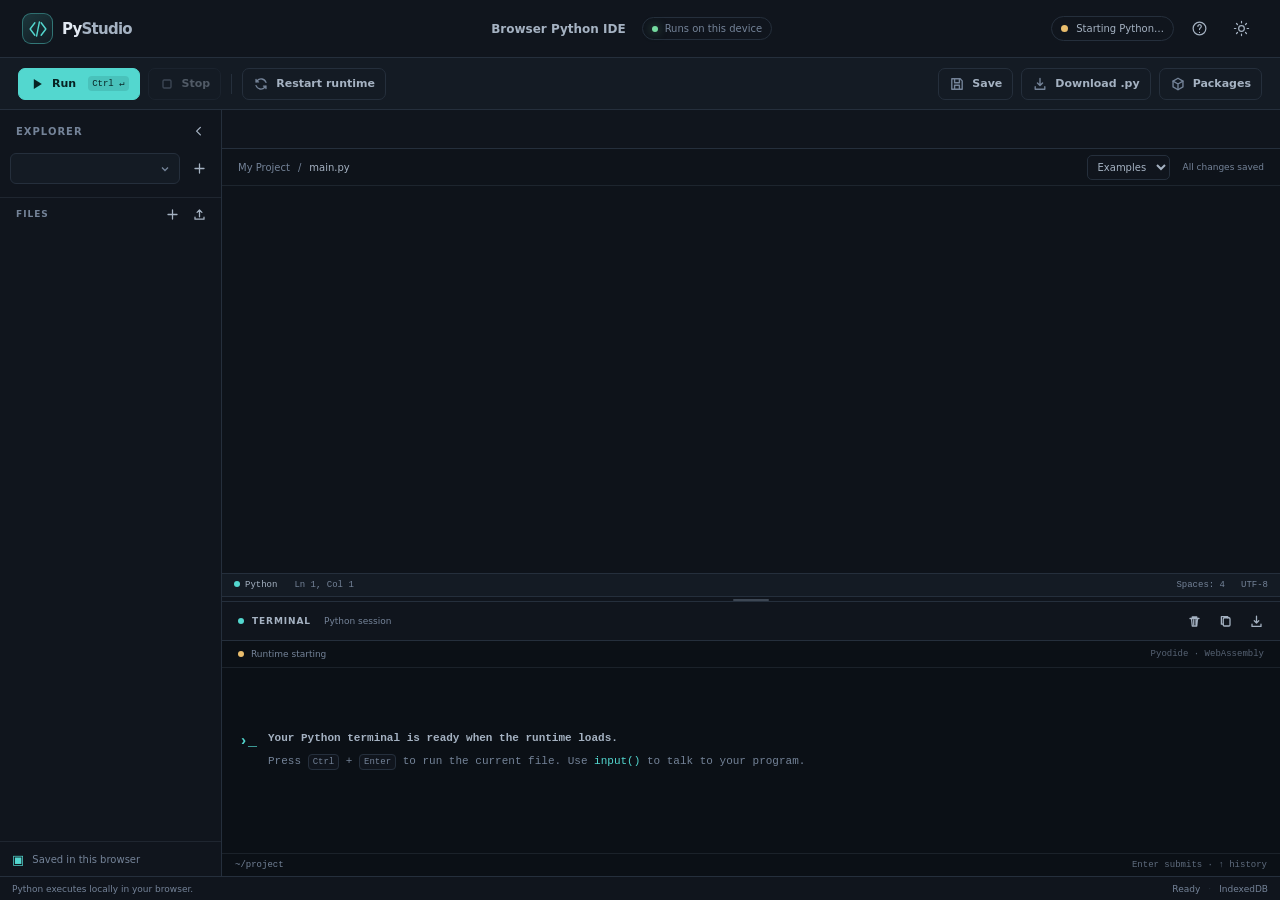
<file: PyStudio/index.html>
<!doctype html>
<html lang="en">
<head>
  <meta charset="utf-8">
  <meta name="viewport" content="width=device-width, initial-scale=1, viewport-fit=cover">
  <meta name="theme-color" content="#0b0f15">
  <meta name="description" content="A browser-based Python workspace with local .py files and Jupyter notebooks powered by Pyodide and WebAssembly.">
  <meta name="application-name" content="PyStudio">
  <meta name="mobile-web-app-capable" content="yes">
  <meta name="apple-mobile-web-app-capable" content="yes">
  <meta name="apple-mobile-web-app-title" content="PyStudio">
  <meta name="apple-mobile-web-app-status-bar-style" content="black-translucent">
  <title>PyStudio — Browser Python IDE &amp; Notebooks</title>
  <link rel="icon" href="./favicon.svg" type="image/svg+xml">
  <link rel="manifest" href="./manifest.webmanifest">
  <link rel="apple-touch-icon" sizes="180x180" href="./icons/apple-touch-icon.png">
  <link rel="stylesheet" href="./css/main.css">
  <link rel="stylesheet" href="./css/editor.css">
  <link rel="stylesheet" href="./css/terminal.css">
  <link rel="stylesheet" href="./css/notebook.css">
  <script type="importmap">
    {
      "imports": {
        "codemirror": "https://esm.sh/codemirror@6.0.2",
        "@codemirror/lang-python": "https://esm.sh/@codemirror/lang-python@6.2.1"
      }
    }
  </script>
  <script>
    // Keep COEP strict. The locally hosted service worker adds COOP/COEP headers
    // on static hosts that do not expose response-header configuration.
    window.coi = { coepCredentialless: () => false, quiet: true };
  </script>
  <script src="./coi-serviceworker.js"></script>
</head>
<body>
  <div class="app-shell" id="appShell">
    <header class="topbar">
      <a class="brand" href="./" aria-label="PyStudio home">
        <span class="brand-mark" aria-hidden="true"><svg viewBox="0 0 28 28"><path d="M10 6 4 14l6 8M18 6l6 8-6 8M15.8 5l-3.6 18"/></svg></span>
        <span class="brand-name">Py<span>Studio</span></span>
      </a>
      <div class="topbar-center">
        <span class="workspace-label">Browser Python IDE</span>
        <span class="privacy-pill"><span class="privacy-dot"></span>Runs on this device</span>
      </div>
      <div class="topbar-actions">
        <span class="runtime-chip" id="runtimeChip" data-state="loading"><span class="runtime-dot"></span><span id="runtimeLabel">Starting Python…</span></span>
        <button class="install-button" id="installButton" type="button" aria-label="Install PyStudio" title="Install PyStudio" hidden>
          <svg viewBox="0 0 20 20" aria-hidden="true"><path d="M10 2.8v9.4m0 0 3.2-3.2M10 12.2 6.8 9M4 13.5v3.2h12v-3.2"/></svg><span>Install</span>
        </button>
        <button class="icon-button" id="helpButton" type="button" aria-label="Open help" title="Help and shortcuts">
          <svg viewBox="0 0 24 24" aria-hidden="true"><circle cx="12" cy="12" r="9"/><path d="M9.7 9a2.4 2.4 0 1 1 4.3 1.5c-.9 1.1-2 1.3-2 3M12 17.5h.01"/></svg>
        </button>
        <button class="icon-button" id="themeButton" type="button" aria-label="Switch to light theme" title="Switch theme">
          <svg viewBox="0 0 24 24" aria-hidden="true"><circle cx="12" cy="12" r="4"/><path d="M12 2v2m0 16v2M4.93 4.93l1.42 1.42m11.3 11.3 1.42 1.42M2 12h2m16 0h2M4.93 19.07l1.42-1.42m11.3-11.3 1.42-1.42"/></svg>
        </button>
      </div>
    </header>

    <div class="actionbar">
      <div class="action-group">
        <button class="run-button" id="runButton" type="button" title="Run Python (Ctrl+Enter)">
          <svg viewBox="0 0 20 20" aria-hidden="true"><path d="M6 3.8v12.4L16 10 6 3.8Z"/></svg><span id="runButtonLabel">Run</span><kbd>Ctrl ↵</kbd>
        </button>
        <button class="toolbar-button stop-button" id="stopButton" type="button" disabled title="Stop Python execution">
          <svg viewBox="0 0 20 20" aria-hidden="true"><rect x="5" y="5" width="10" height="10" rx="1.5"/></svg><span>Stop</span>
        </button>
        <span class="toolbar-divider"></span>
        <button class="toolbar-button" id="restartButton" type="button" title="Restart the Python runtime">
          <svg viewBox="0 0 20 20" aria-hidden="true"><path d="M16.2 8a6.4 6.4 0 0 0-11-2L3.8 7.4M3.8 4.3v3.1h3.1M3.8 12a6.4 6.4 0 0 0 11 2l1.4-1.4m0 3.1v-3.1h-3.1"/></svg><span>Restart runtime</span>
        </button>
      </div>
      <div class="action-group action-group-right">
        <button class="toolbar-button" id="saveButton" type="button" title="Save project">
          <svg viewBox="0 0 20 20" aria-hidden="true"><path d="M4 3.5h10l2.5 2.6v10.4h-13V3.5Z"/><path d="M7 3.5v5h6v-5M7 16.5v-5h6v5"/></svg><span>Save</span>
        </button>
        <button class="toolbar-button" id="downloadButton" type="button" title="Download current Python file">
          <svg viewBox="0 0 20 20" aria-hidden="true"><path d="M10 3v9m0 0 3.2-3.2M10 12 6.8 8.8M4 13.5v3h12v-3"/></svg><span id="downloadButtonLabel">Download .py</span>
        </button>
        <button class="toolbar-button package-button" id="packageButton" type="button" title="Install a Pyodide-compatible Python package">
          <svg viewBox="0 0 20 20" aria-hidden="true"><path d="m10 2.8 6.2 3.6v7.2L10 17.2l-6.2-3.6V6.4L10 2.8Z"/><path d="M10 10v7m6.2-10.6L10 10 3.8 6.4"/></svg><span>Packages</span>
        </button>
      </div>
    </div>

    <div class="isolation-banner" id="isolationBanner" role="status" hidden>
      <span class="banner-icon" aria-hidden="true">!</span>
      <div><strong>Interactive input needs cross-origin isolation.</strong> Serve this site over HTTPS or localhost and allow its COI service worker to reload once. See the deployment notes in the Help panel.</div>
      <button id="dismissIsolation" type="button" aria-label="Dismiss notice">×</button>
    </div>

    <main class="workspace" id="workspace">
      <aside class="sidebar" id="sidebar" aria-label="Project files">
        <div class="sidebar-heading"><span>Explorer</span><button class="icon-button small" id="collapseSidebar" type="button" aria-label="Collapse file explorer" title="Collapse explorer"><svg viewBox="0 0 20 20"><path d="m12.5 4.5-5 5 5 5"/></svg></button></div>
        <div class="project-row">
          <label class="sr-only" for="projectSelect">Current project</label>
          <select id="projectSelect" aria-label="Current project"></select>
          <button class="icon-button small" id="newProjectButton" type="button" title="Create project" aria-label="Create project"><svg viewBox="0 0 20 20"><path d="M10 4v12M4 10h12"/></svg></button>
        </div>
        <div class="file-actions">
          <span class="file-heading">FILES</span>
          <div class="file-action-buttons">
            <button class="icon-button small" id="newFileButton" type="button" title="Create a Python file or notebook" aria-label="Create a file or notebook"><svg viewBox="0 0 20 20"><path d="M10 4v12M4 10h12"/></svg></button>
            <button class="icon-button small" id="importFileButton" type="button" title="Import a .py or .ipynb file" aria-label="Import a Python file or notebook"><svg viewBox="0 0 20 20"><path d="M10 13V4m0 0L6.8 7.2M10 4l3.2 3.2M4 13.5v2.8h12v-2.8"/></svg></button>
            <input id="fileImportInput" type="file" accept=".py,.ipynb,text/x-python,text/plain,application/json" hidden>
          </div>
        </div>
        <nav class="file-list" id="fileList" aria-label="Project files"></nav>
        <div class="sidebar-footer"><span class="storage-icon" aria-hidden="true">▣</span><span>Saved in this browser</span></div>
      </aside>

      <section class="main-column" aria-label="Python and notebook workspace">
        <div class="mobile-tabs" role="tablist" aria-label="Workspace view">
          <button class="mobile-tab active" id="mobileEditorTab" type="button" role="tab" aria-selected="true">Editor</button>
          <button class="mobile-tab" id="mobileTerminalTab" type="button" role="tab" aria-selected="false">Terminal <span class="mobile-status-dot" id="mobileStatusDot"></span></button>
        </div>
        <div class="panels" id="panels">
          <section class="editor-panel" id="editorPanel" aria-label="Code editor">
            <div class="editor-tabbar" id="editorTabs" role="tablist" aria-label="Open files"></div>
            <div class="editor-toolbar">
              <div class="breadcrumb"><span class="breadcrumb-muted" id="breadcrumbProject">My Project</span><span class="breadcrumb-separator">/</span><span id="breadcrumbFile">main.py</span></div>
              <div class="editor-toolbar-right"><select id="examplesSelect" aria-label="Load an example program"><option value="">Examples</option></select><span class="save-indicator" id="saveIndicator">All changes saved</span></div>
            </div>
            <div class="editor-host" id="editorHost" aria-label="Document editor"></div>
            <div class="editor-statusbar"><span><span class="status-language-dot"></span><span id="documentTypeLabel">Python</span></span><span id="cursorPosition">Ln 1, Col 1</span><span class="editor-status-right"><span id="indentStatus">Spaces: 4</span><span>UTF-8</span></span></div>
          </section>
          <div class="panel-resizer" id="panelResizer" role="separator" aria-label="Resize editor and terminal" aria-orientation="horizontal" tabindex="0"></div>
          <section class="terminal-panel" id="terminalPanel" aria-label="Integrated terminal">
            <div class="terminal-toolbar">
              <div class="terminal-title"><span class="terminal-title-indicator"></span><span>TERMINAL</span><span class="terminal-session-label">Python session</span></div>
              <div class="terminal-controls">
                <span class="execution-time" id="executionTime"></span>
                <button class="icon-button small" id="clearTerminalButton" type="button" title="Clear terminal" aria-label="Clear terminal"><svg viewBox="0 0 20 20"><path d="M4 6h12M7 6V4h6v2m-7 0 1 10h6l1-10m-5 2v6m3-6v6"/></svg></button>
                <button class="icon-button small" id="copyTerminalButton" type="button" title="Copy terminal output" aria-label="Copy output"><svg viewBox="0 0 20 20"><rect x="7" y="5" width="9" height="11" rx="1.5"/><path d="M13 5V3.5H4.5v10H7"/></svg></button>
                <button class="icon-button small" id="downloadTerminalButton" type="button" title="Download terminal output" aria-label="Download output"><svg viewBox="0 0 20 20"><path d="M10 3v9m0 0 3-3m-3 3L7 9m-3 4.5v3h12v-3"/></svg></button>
              </div>
            </div>
            <div class="terminal-status-row"><span class="terminal-status-dot" id="terminalStatusDot"></span><span id="terminalStatus">Runtime starting</span><span class="terminal-runtime-note" id="terminalRuntimeNote">Pyodide · WebAssembly</span></div>
            <div class="terminal-output" id="terminalOutput" role="log" aria-live="polite" aria-relevant="additions text" tabindex="0">
              <div class="terminal-welcome" id="terminalWelcome"><span class="welcome-mark">›_</span><div><strong>Your Python terminal is ready when the runtime loads.</strong><p>Press <kbd>Ctrl</kbd> + <kbd>Enter</kbd> to run the current file. Use <code>input()</code> to talk to your program.</p></div></div>
            </div>
            <div class="terminal-footer"><span class="terminal-cwd" id="terminalCwd">~/project</span><span class="terminal-footer-hint">Enter submits · ↑ history</span></div>
          </section>
        </div>
      </section>
    </main>

    <footer class="app-footer"><span id="footerMessage">Python executes locally in your browser.</span><span class="footer-right"><span id="savedAt">Ready</span><span class="footer-divider">·</span><span>IndexedDB</span></span></footer>
  </div>

  <dialog class="modal" id="projectDialog" aria-labelledby="projectDialogTitle">
    <form method="dialog" id="projectForm">
      <div class="modal-header"><div><span class="modal-eyebrow">WORKSPACE</span><h2 id="projectDialogTitle">Create a project</h2></div><button class="icon-button" value="cancel" aria-label="Close dialog" type="submit">×</button></div>
      <label class="field-label" for="projectNameInput">Project name</label>
      <input class="text-field" id="projectNameInput" maxlength="40" required placeholder="e.g. First steps">
      <p class="field-hint">A new project starts with a small interactive Python example.</p>
      <div class="modal-actions"><button class="secondary-button" value="cancel" type="submit">Cancel</button><button class="primary-button" id="createProjectConfirm" value="default" type="submit">Create project</button></div>
    </form>
  </dialog>

  <dialog class="modal" id="fileDialog" aria-labelledby="fileDialogTitle">
    <form method="dialog" id="fileForm">
      <div class="modal-header"><div><span class="modal-eyebrow" id="fileDialogEyebrow">NEW FILE</span><h2 id="fileDialogTitle">Create a file</h2></div><button class="icon-button" value="cancel" aria-label="Close dialog" type="submit">×</button></div>
      <label class="field-label" for="fileNameInput">File name</label>
      <input class="text-field" id="fileNameInput" maxlength="64" required placeholder="lesson.py">
      <div id="fileTypeRow">
        <label class="field-label" for="fileTypeSelect">File type</label>
        <select class="text-field" id="fileTypeSelect"><option value="py">Python file (.py)</option><option value="ipynb">Jupyter Notebook (.ipynb)</option></select>
      </div>
      <p class="field-hint" id="fileNameHint">New files use .py. Python (.py) remains the default.</p>
      <div class="modal-actions"><button class="secondary-button" value="cancel" type="submit">Cancel</button><button class="primary-button" id="fileConfirm" value="default" type="submit">Create file</button></div>
    </form>
  </dialog>

  <dialog class="modal" id="packageDialog" aria-labelledby="packageDialogTitle">
    <form method="dialog" id="packageForm">
      <div class="modal-header"><div><span class="modal-eyebrow">PYODIDE PACKAGES</span><h2 id="packageDialogTitle">Install a package</h2></div><button class="icon-button" value="cancel" aria-label="Close dialog" type="submit">×</button></div>
      <label class="field-label" for="packageNameInput">Package name</label>
      <input class="text-field" id="packageNameInput" maxlength="100" required placeholder="e.g. matplotlib">
      <p class="field-hint">Only pure Python or WebAssembly-compatible packages can install. Package files are downloaded from PyPI into the browser runtime.</p>
      <div class="modal-actions"><button class="secondary-button" value="cancel" type="submit">Cancel</button><button class="primary-button" id="installPackageConfirm" value="default" type="submit">Install package</button></div>
    </form>
  </dialog>

  <dialog class="modal help-modal" id="helpDialog" aria-labelledby="helpTitle">
    <form method="dialog">
      <div class="modal-header"><div><span class="modal-eyebrow">QUICK GUIDE</span><h2 id="helpTitle">A real Python runtime, right here.</h2></div><button class="icon-button" value="close" aria-label="Close help" type="submit">×</button></div>
      <div class="help-content">
        <p>PyStudio runs Python with Pyodide and WebAssembly in a dedicated browser worker. Your code and projects stay in this browser; running Python does not call an execution backend.</p>
        <div class="help-callout"><strong>Only run code you trust.</strong><span>Browser execution is isolated from the page UI, but it is not a complete security sandbox. Code can use CPU and memory and may access network-capable Python APIs.</span></div>
        <h3>Keyboard shortcuts</h3>
        <div class="shortcut-row"><span>Run current file or notebook cell</span><kbd>Ctrl / ⌘ + Enter</kbd></div>
        <div class="shortcut-row"><span>Indent selection</span><kbd>Tab</kbd></div>
        <div class="shortcut-row"><span>Find in file</span><kbd>Ctrl / ⌘ + F</kbd></div>
        <h3>Interactive input and hosting</h3>
        <p>Python <code>input()</code> uses a shared-memory bridge between the Worker and terminal. Browsers require a secure, cross-origin-isolated page for this feature. Cloudflare Pages uses the included <code>_headers</code> file. GitHub Pages uses the local COI service worker and may reload once after its first install. Also see <code>README.md</code> for deployment and local development steps.</p>
        <h3>Install on a phone</h3>
        <p>Choose <strong>Install</strong> in the top bar when available. On iPhone or iPad, open this page in Safari, tap <strong>Share</strong>, then choose <strong>Add to Home Screen</strong>. The offline page is available after installation, but the editor and Python runtime load from public CDNs and may need an internet connection.</p>
        <h3>Jupyter notebooks</h3>
        <p>Use the <strong>+</strong> button to create a <code>.ipynb</code> notebook, or use Import to open one. Add Python or Markdown cells, run one cell or Run all, and download the notebook as standard nbformat 4 JSON. Code cells share the in-browser Pyodide session. Text output and errors are supported; rich widgets and arbitrary HTML output are not. Python <code>input()</code> still uses the integrated terminal.</p>
        <h3>Try a sample</h3><p>Choose “Examples” above the editor for beginner programs, loops, input, and Persian text.</p>
      </div>
      <div class="modal-actions"><button class="primary-button" value="close" type="submit">Got it</button></div>
    </form>
  </dialog>

  <dialog class="modal install-modal" id="installDialog" aria-labelledby="installDialogTitle">
    <form method="dialog">
      <div class="modal-header"><div><span class="modal-eyebrow">PYSTUDIO ON YOUR PHONE</span><h2 id="installDialogTitle">Take PyStudio with you.</h2></div><button class="icon-button" value="close" aria-label="Close install instructions" type="submit">×</button></div>
      <div class="install-content">
        <p id="installIntro">Add PyStudio to your device's Home Screen to open it in its own app window.</p>
        <ol class="install-steps">
          <li id="iosInstallStep" hidden>In Safari, tap <strong>Share</strong>, then choose <strong>Add to Home Screen</strong> and confirm with <strong>Add</strong>.</li>
          <li id="browserInstallStep" hidden>Open your browser menu and choose <strong>Install app</strong> or <strong>Add to Home Screen</strong>.</li>
        </ol>
        <p class="install-network-note">Your projects stay in this browser. The editor, Python runtime, and compatible packages come from public CDNs and may require an internet connection.</p>
      </div>
      <div class="modal-actions"><button class="primary-button" value="close" type="submit">Got it</button></div>
    </form>
  </dialog>

  <div class="toast-region" id="toastRegion" aria-live="polite" aria-atomic="true"></div>
  <script type="module" src="./js/pwa.js"></script>
  <script type="module" src="./js/app.js"></script>
</body>
</html>
</file>
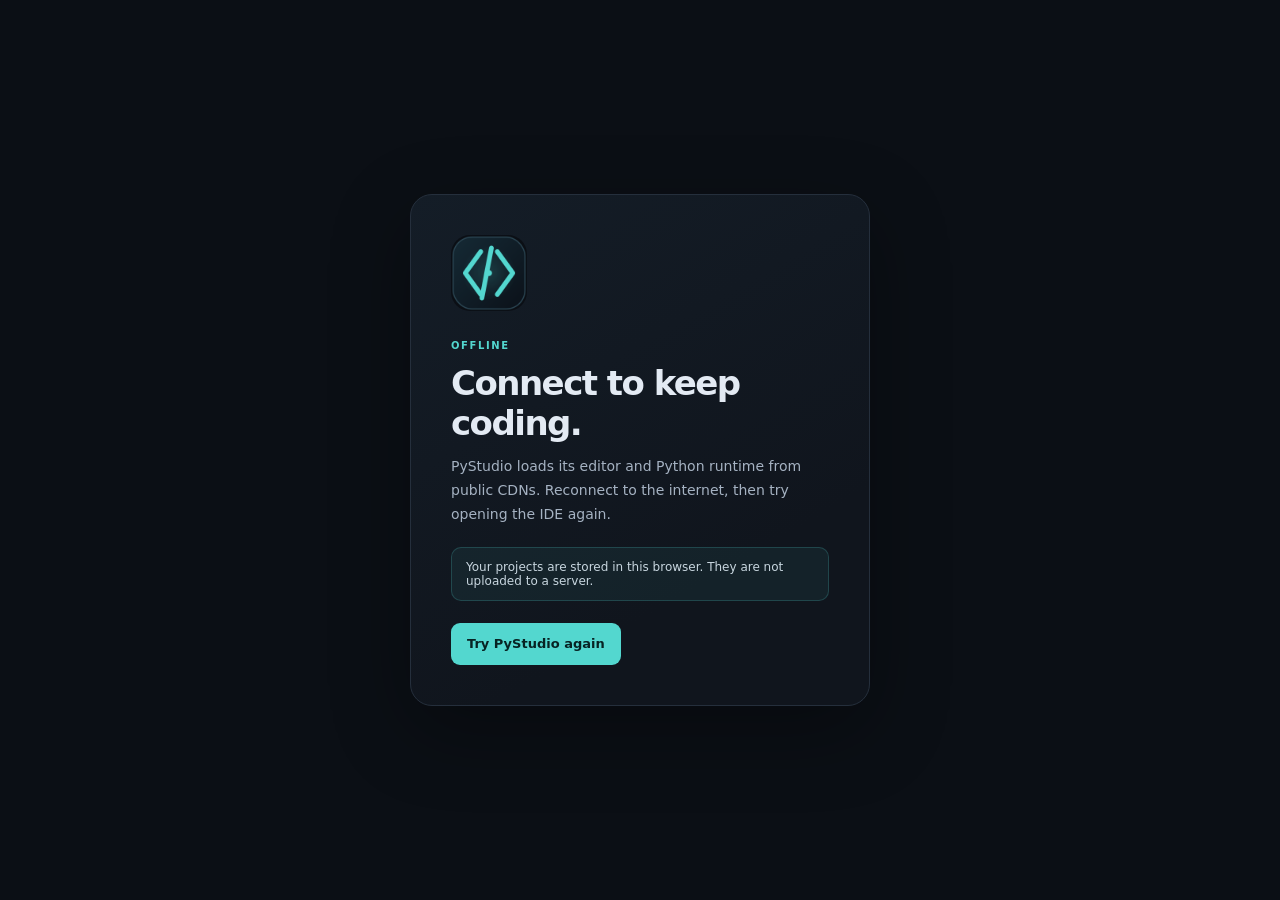
<file: PyStudio/offline.html>
<!doctype html>
<html lang="en">
<head>
  <meta charset="utf-8">
  <meta name="viewport" content="width=device-width, initial-scale=1, viewport-fit=cover">
  <meta name="theme-color" content="#0b0f15">
  <meta name="robots" content="noindex,nofollow">
  <title>PyStudio — Offline</title>
  <style>
    :root { color-scheme: dark; font-family: Inter, ui-sans-serif, system-ui, -apple-system, BlinkMacSystemFont, "Segoe UI", sans-serif; background: #0b0f15; color: #e3eaf3; }
    * { box-sizing: border-box; }
    body { display: grid; min-height: 100vh; min-height: 100dvh; margin: 0; padding: max(28px, env(safe-area-inset-top)) max(22px, env(safe-area-inset-right)) max(28px, env(safe-area-inset-bottom)) max(22px, env(safe-area-inset-left)); place-items: center; }
    main { width: min(100%, 460px); padding: clamp(24px, 7vw, 40px); border: 1px solid #252f3c; border-radius: 22px; background: linear-gradient(150deg, #141d27, #10151d 72%); box-shadow: 0 24px 80px rgba(0,0,0,.32); }
    img { display: block; width: 76px; height: 76px; margin-bottom: 26px; border-radius: 19px; }
    .eyebrow { margin: 0 0 9px; color: #53d7cf; font-size: 10px; font-weight: 800; letter-spacing: .16em; text-transform: uppercase; }
    h1 { margin: 0 0 12px; font-size: clamp(25px, 7vw, 34px); letter-spacing: -.045em; }
    p { margin: 0 0 14px; color: #a5b2c2; font-size: 14px; line-height: 1.7; }
    .saved-note { margin-top: 20px; padding: 12px 14px; border: 1px solid rgba(83,215,207,.2); border-radius: 10px; background: rgba(83,215,207,.07); color: #c8d6df; font-size: 12px; }
    a { display: inline-flex; min-height: 42px; align-items: center; justify-content: center; margin-top: 22px; padding: 0 16px; border-radius: 9px; background: #53d7cf; color: #072323; font-size: 13px; font-weight: 800; text-decoration: none; }
    a:focus-visible { outline: 3px solid #e3eaf3; outline-offset: 3px; }
  </style>
</head>
<body>
  <main>
    <img src="./icons/pystudio-192.png" alt="" width="76" height="76">
    <p class="eyebrow">Offline</p>
    <h1>Connect to keep coding.</h1>
    <p>PyStudio loads its editor and Python runtime from public CDNs. Reconnect to the internet, then try opening the IDE again.</p>
    <div class="saved-note">Your projects are stored in this browser. They are not uploaded to a server.</div>
    <a href="./">Try PyStudio again</a>
  </main>
</body>
</html>
</file>
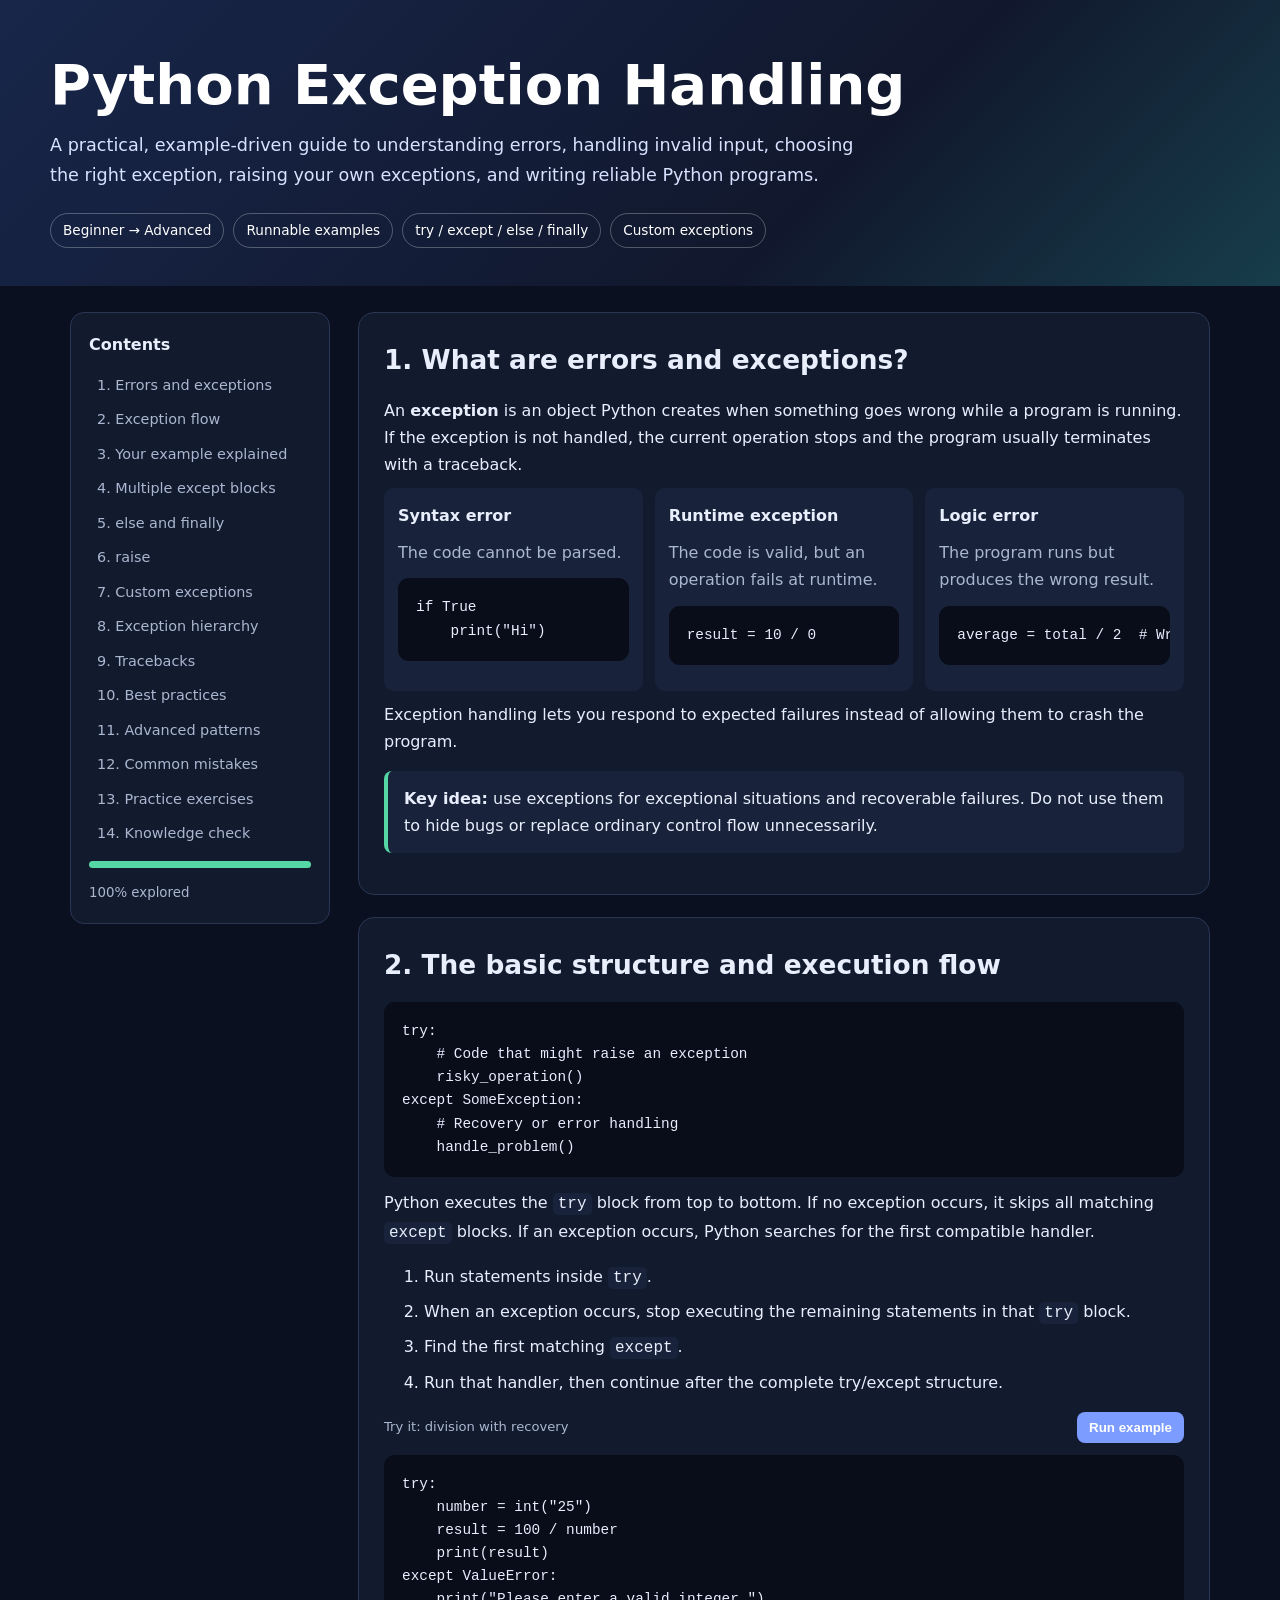
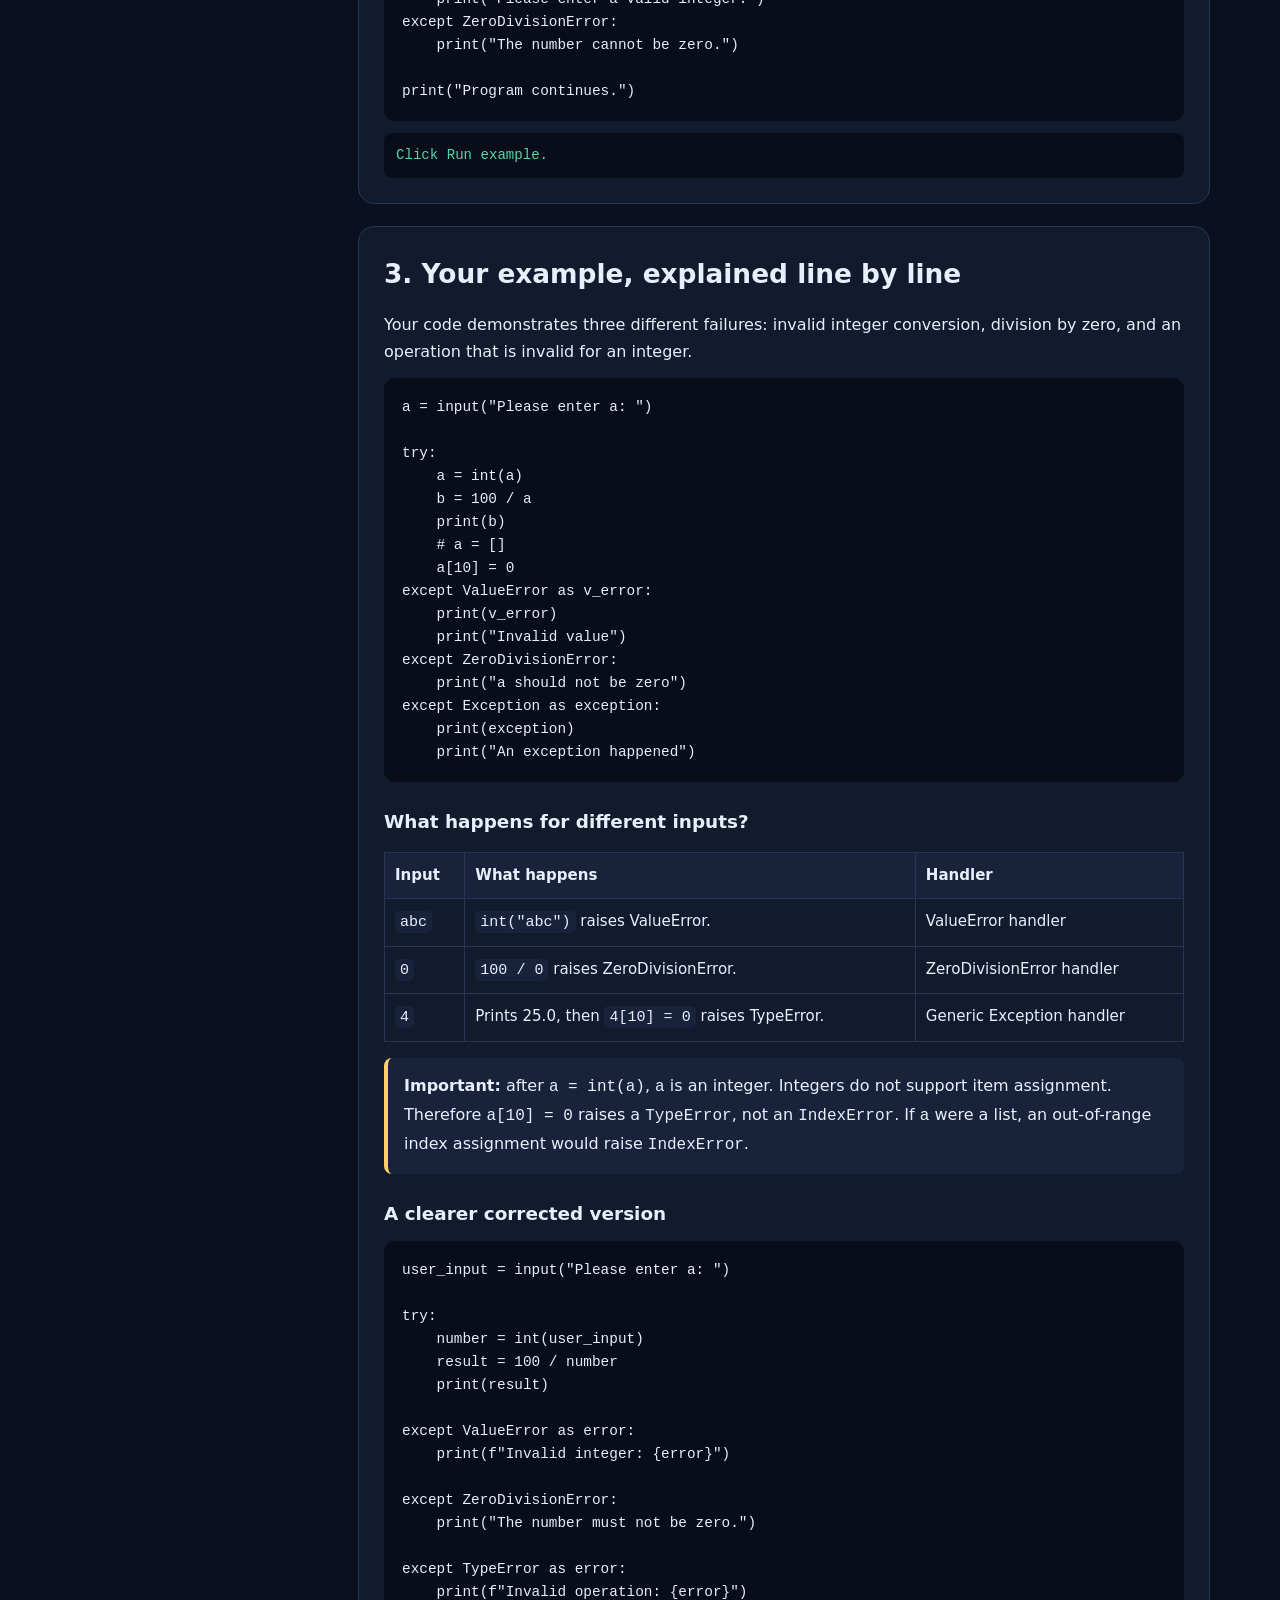
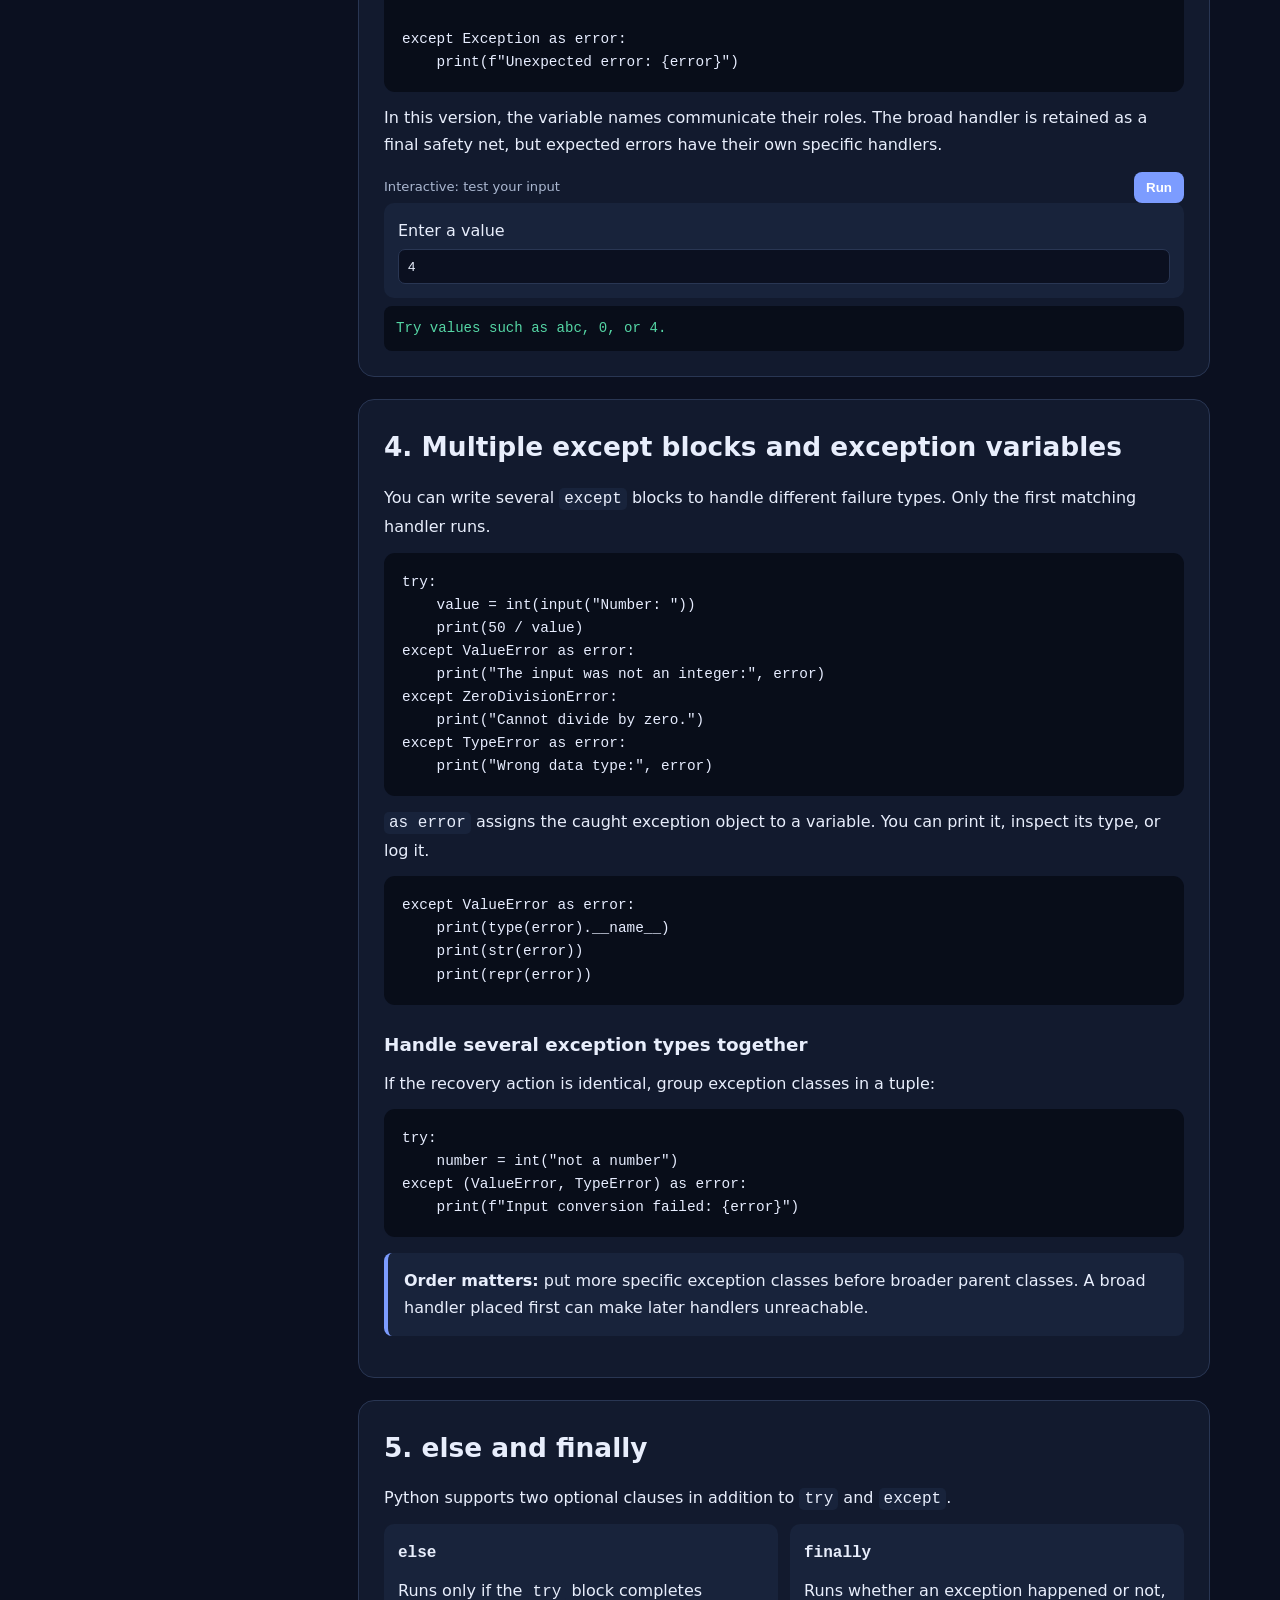
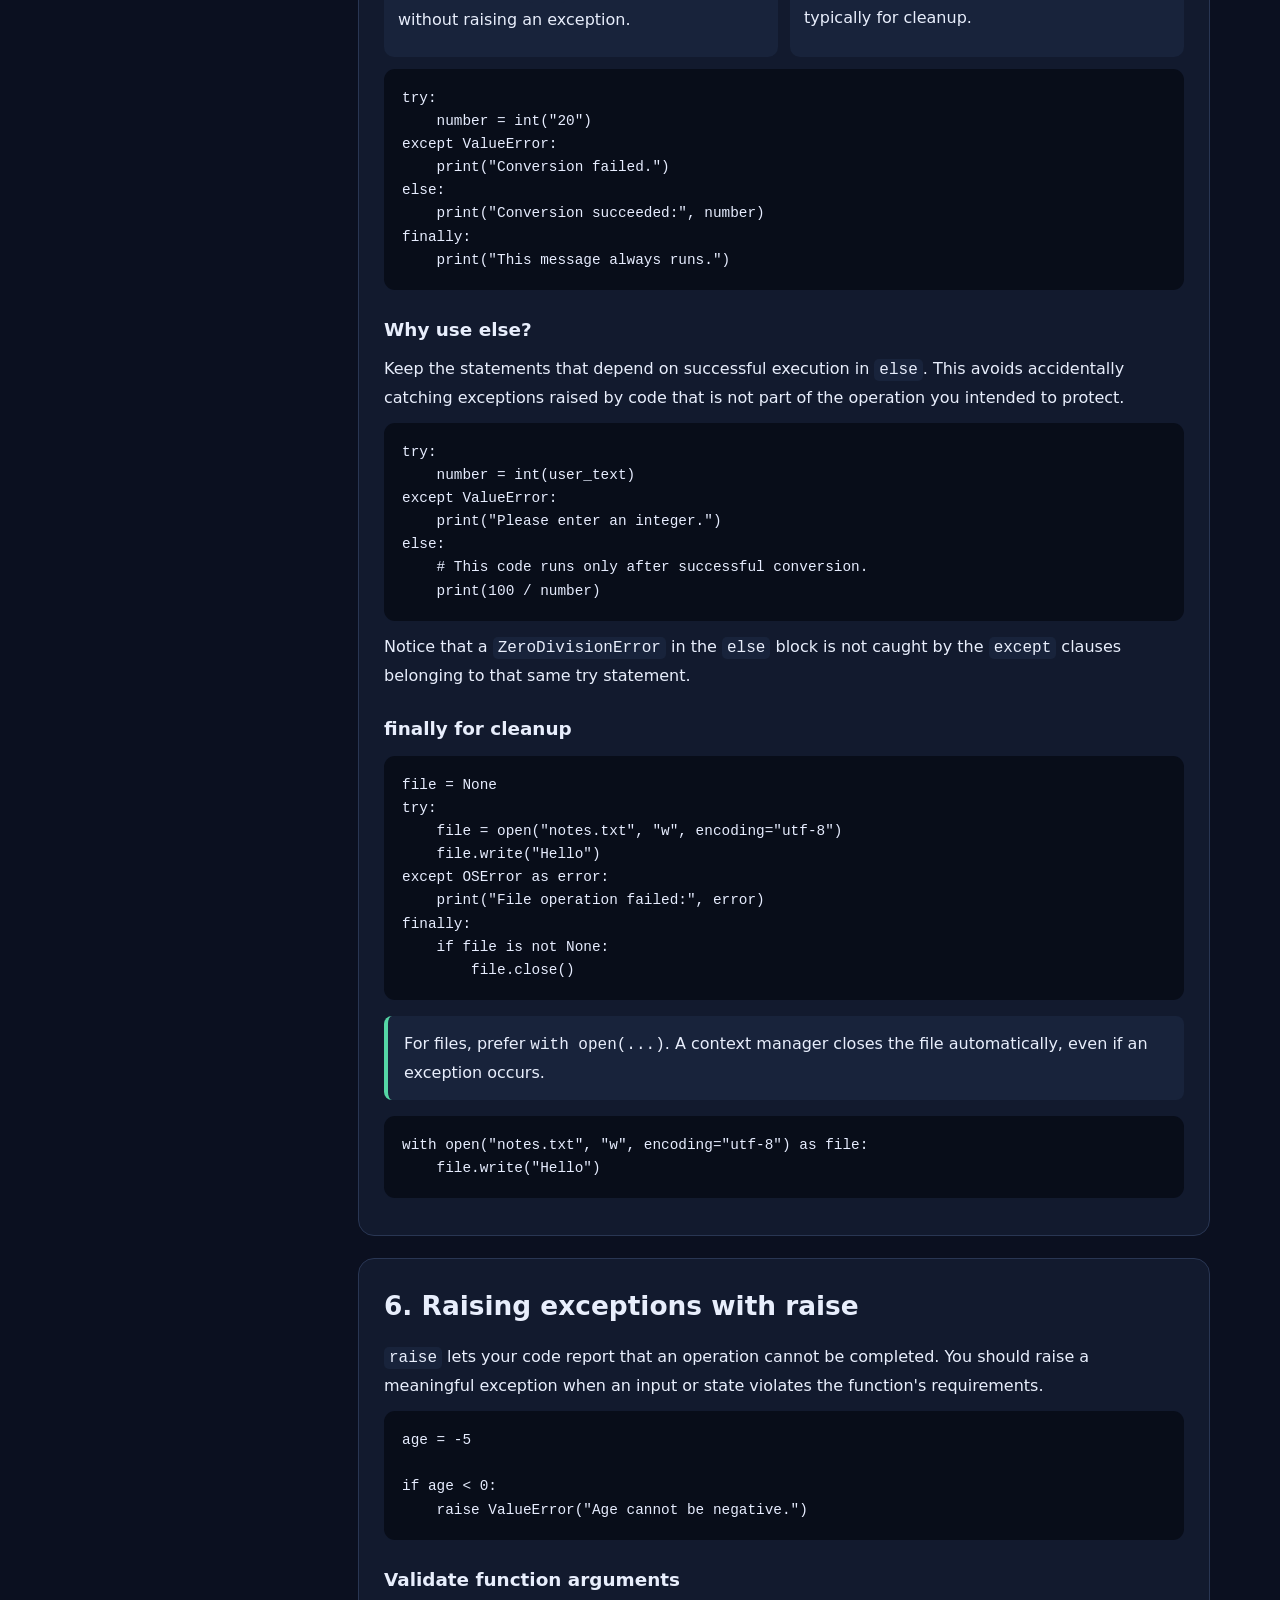
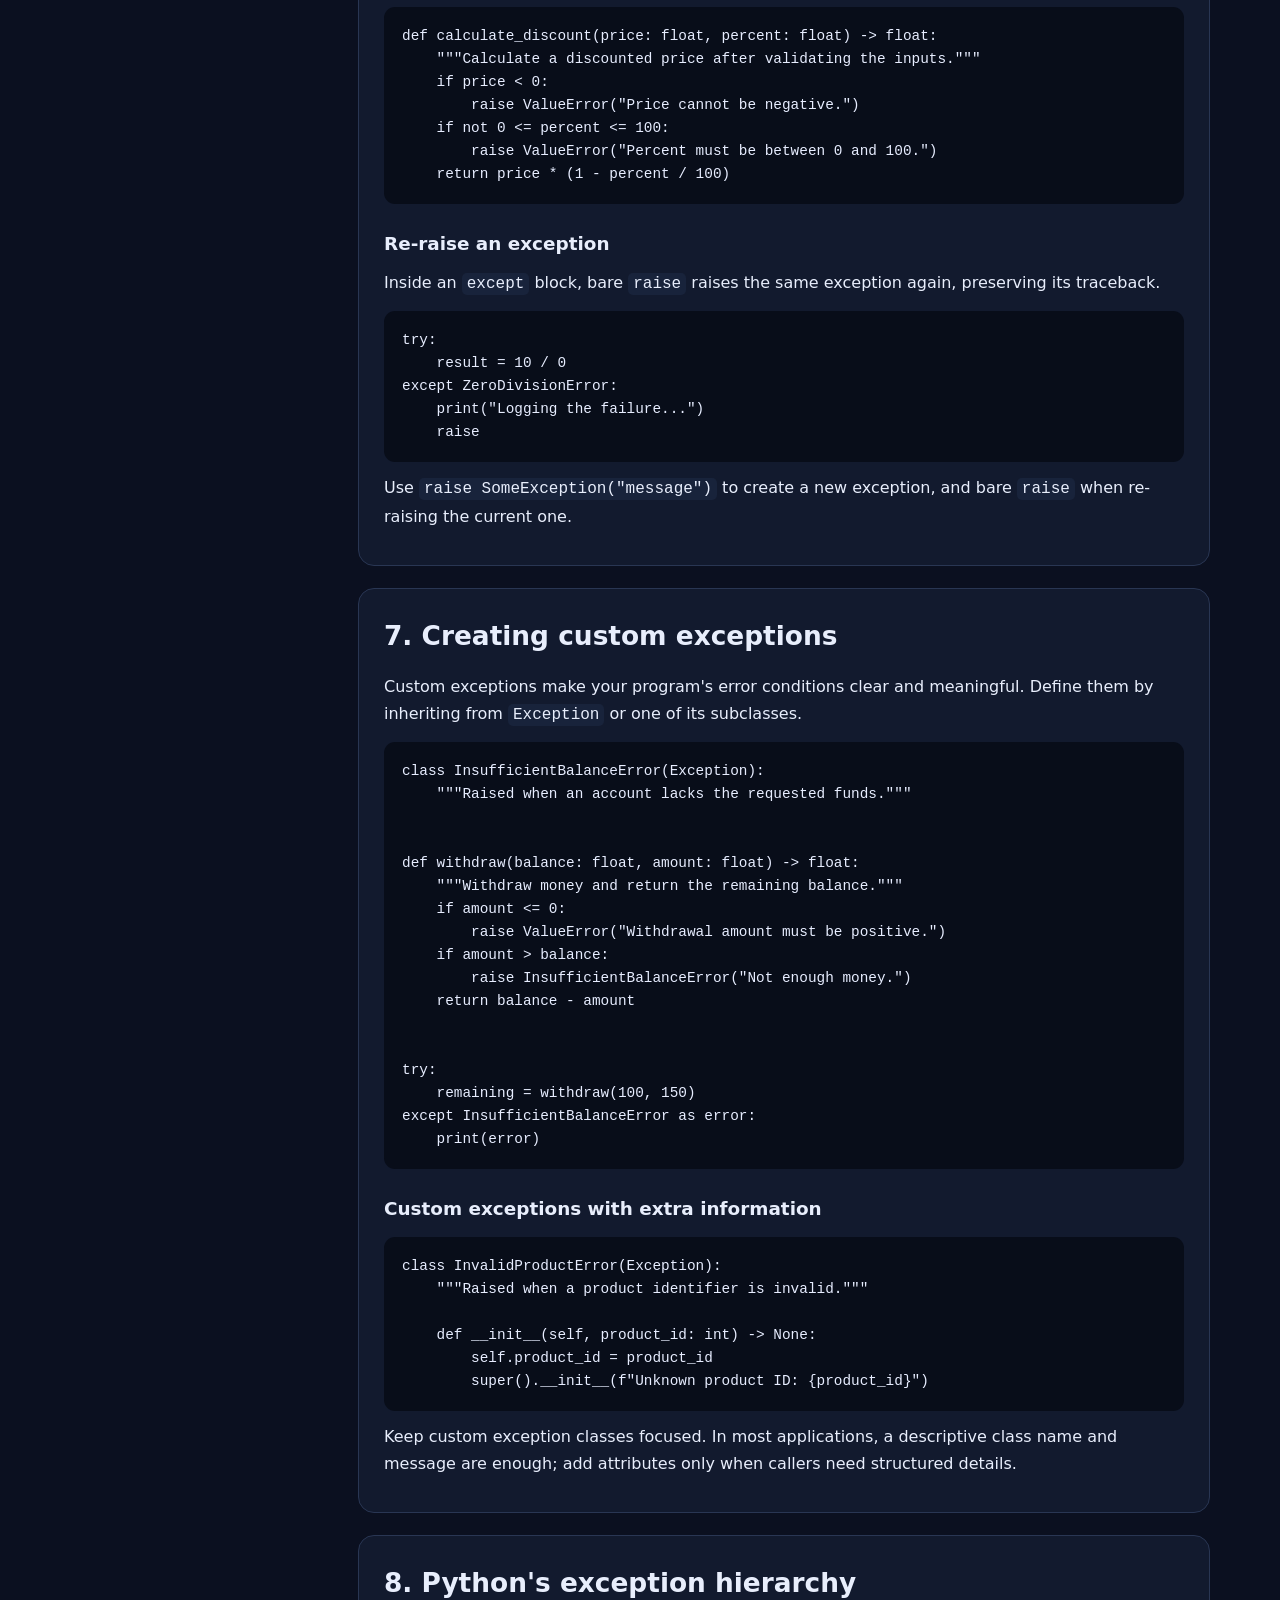
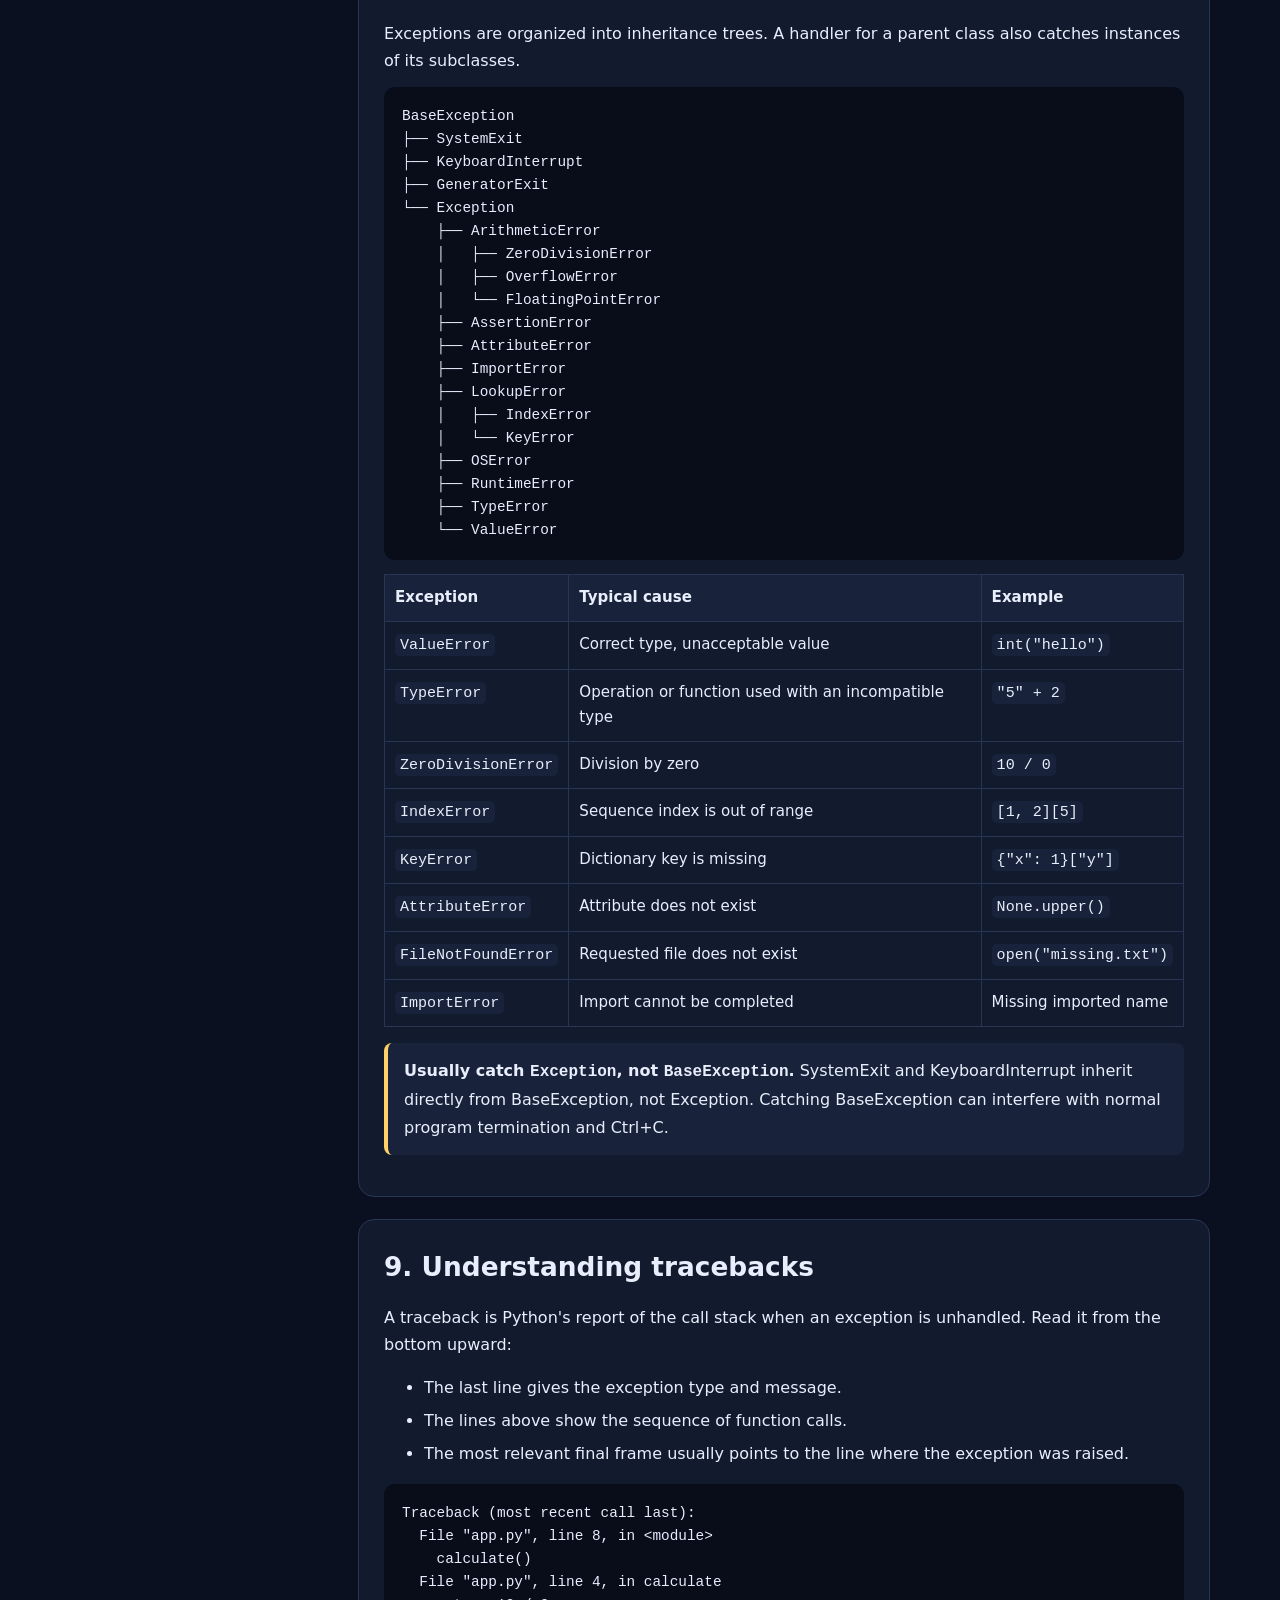
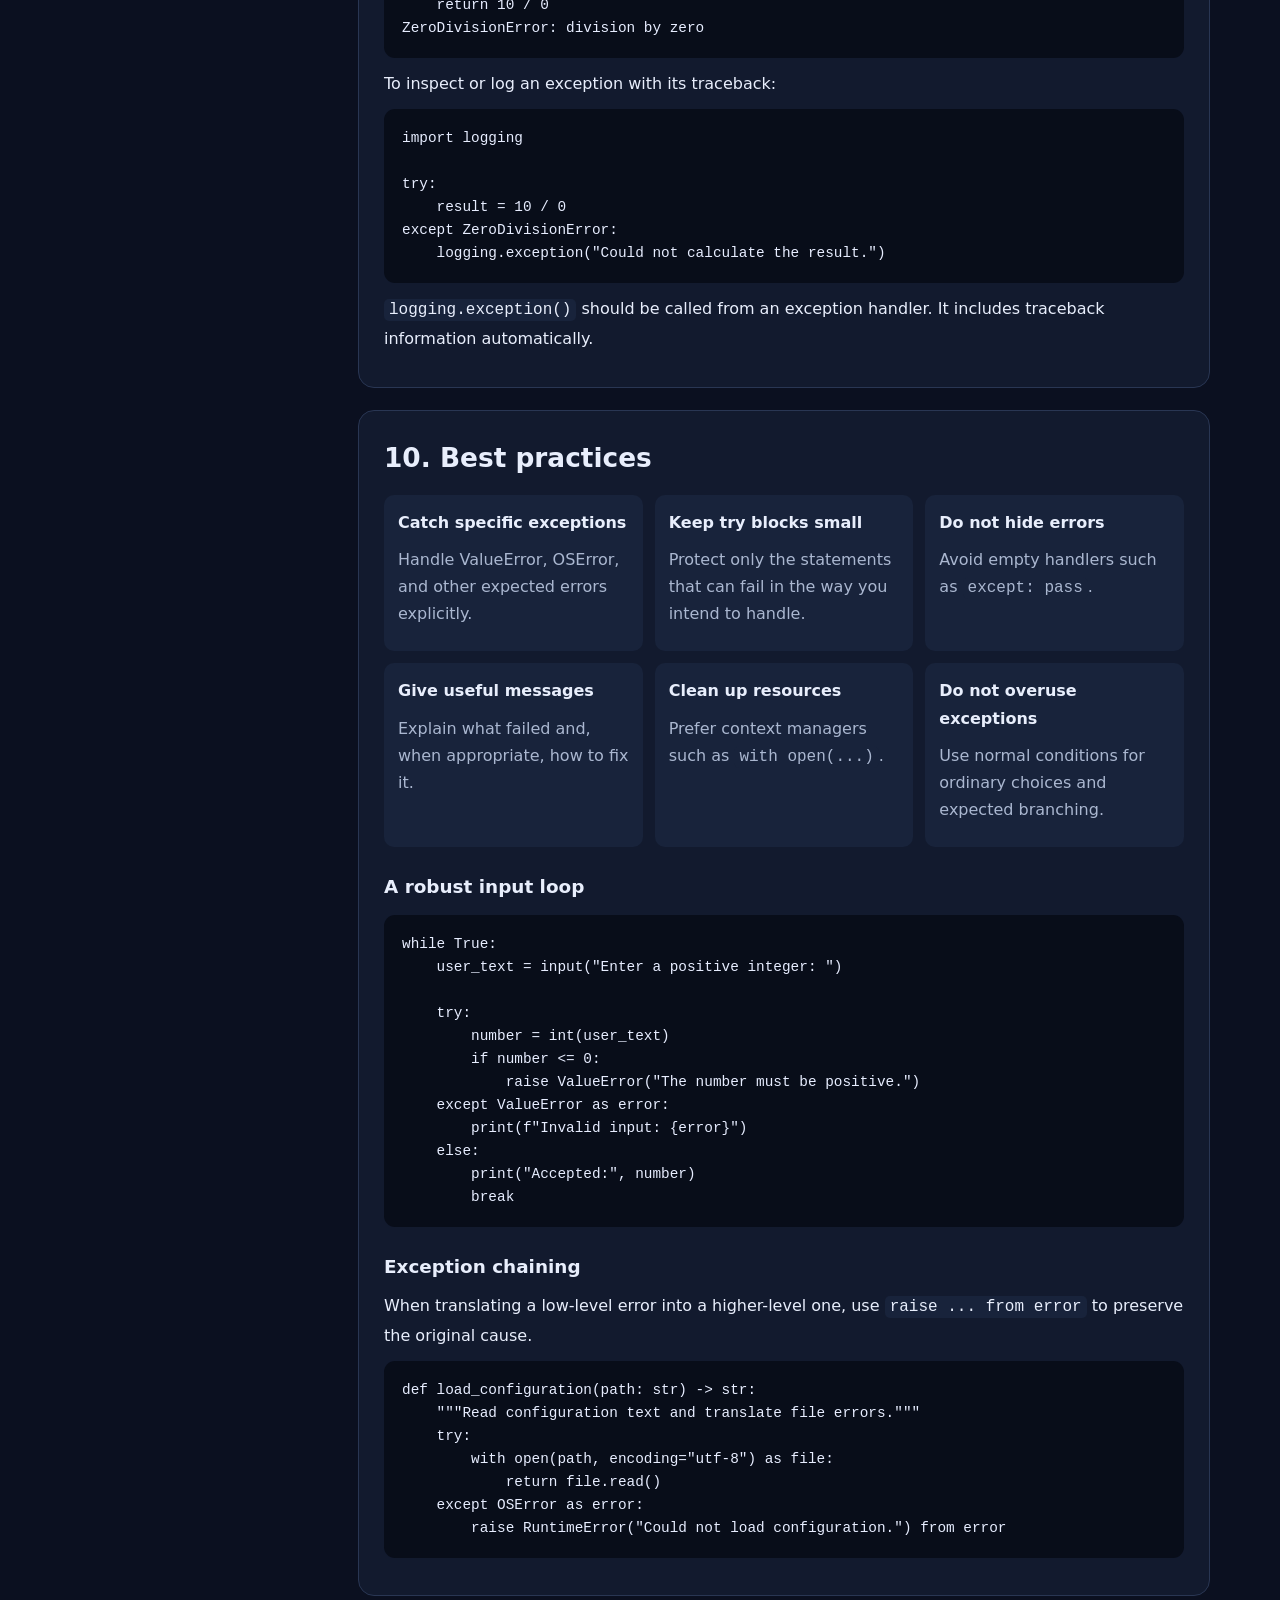
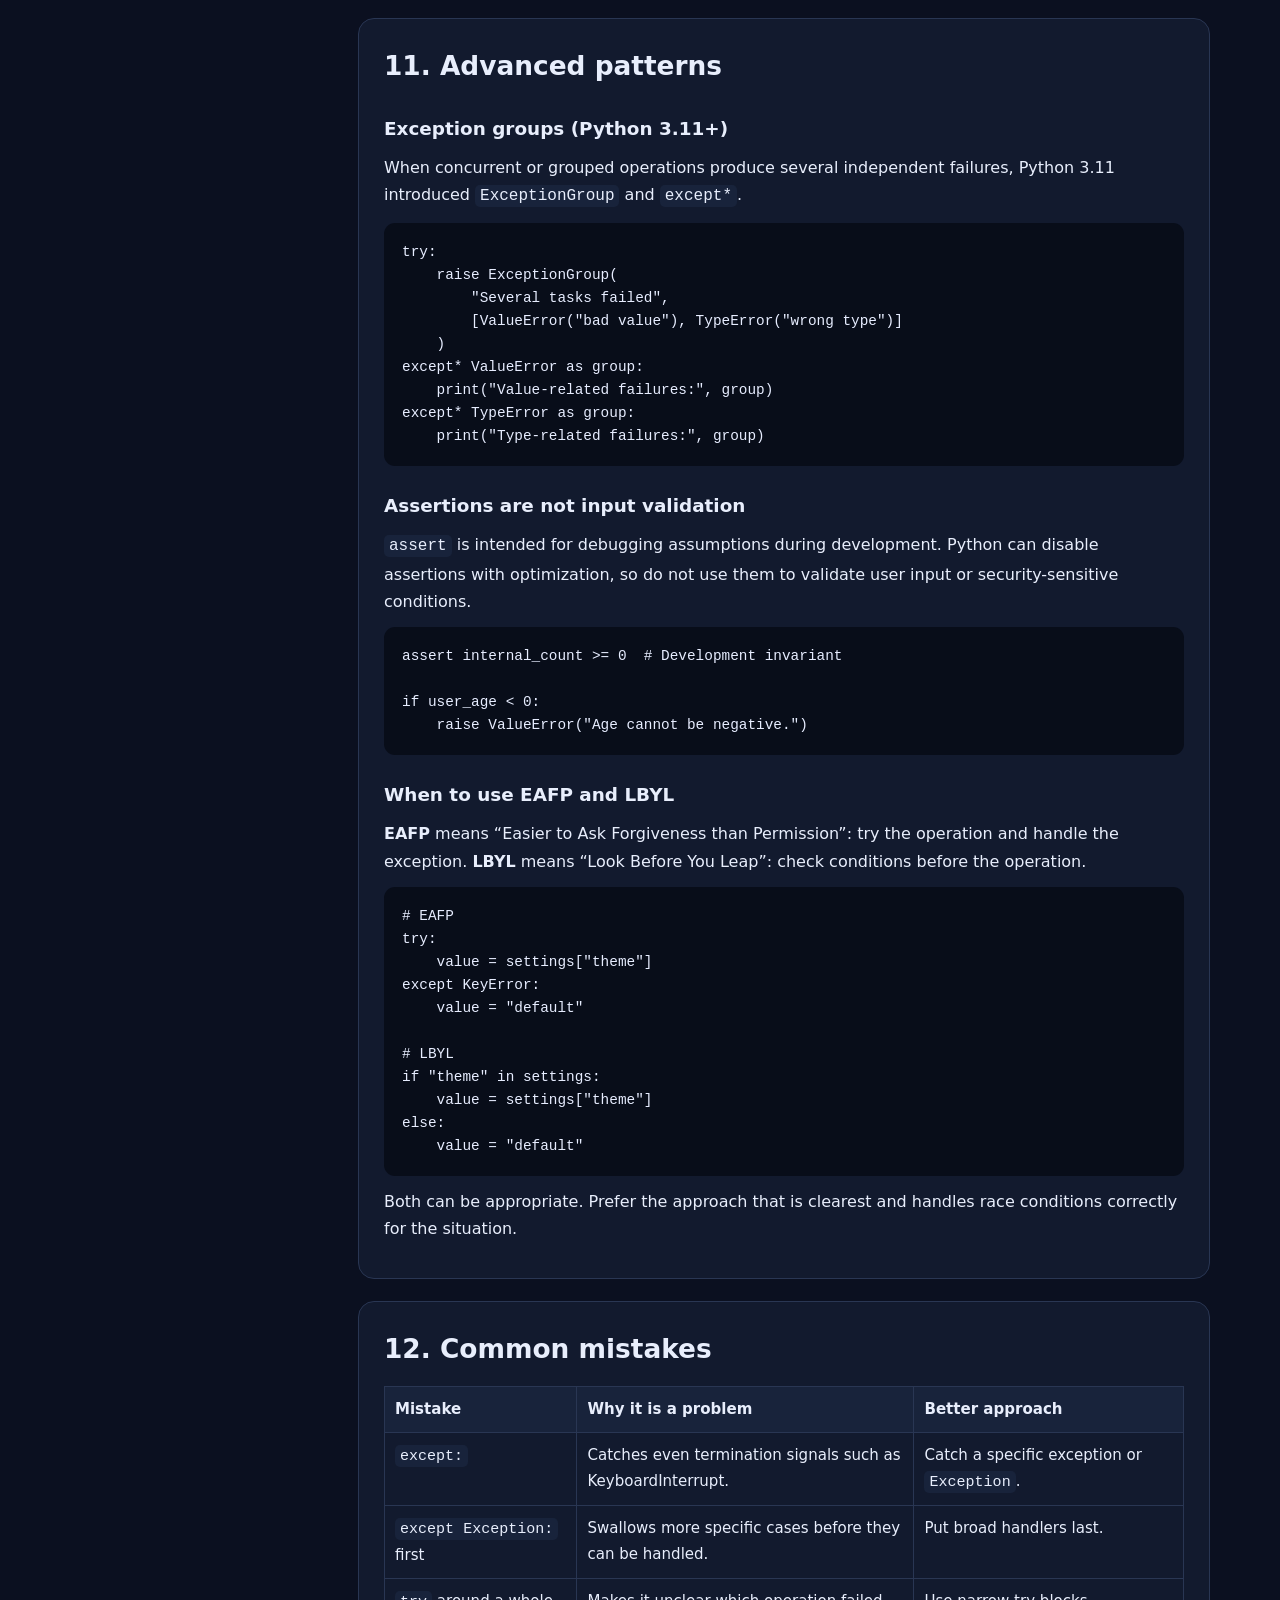
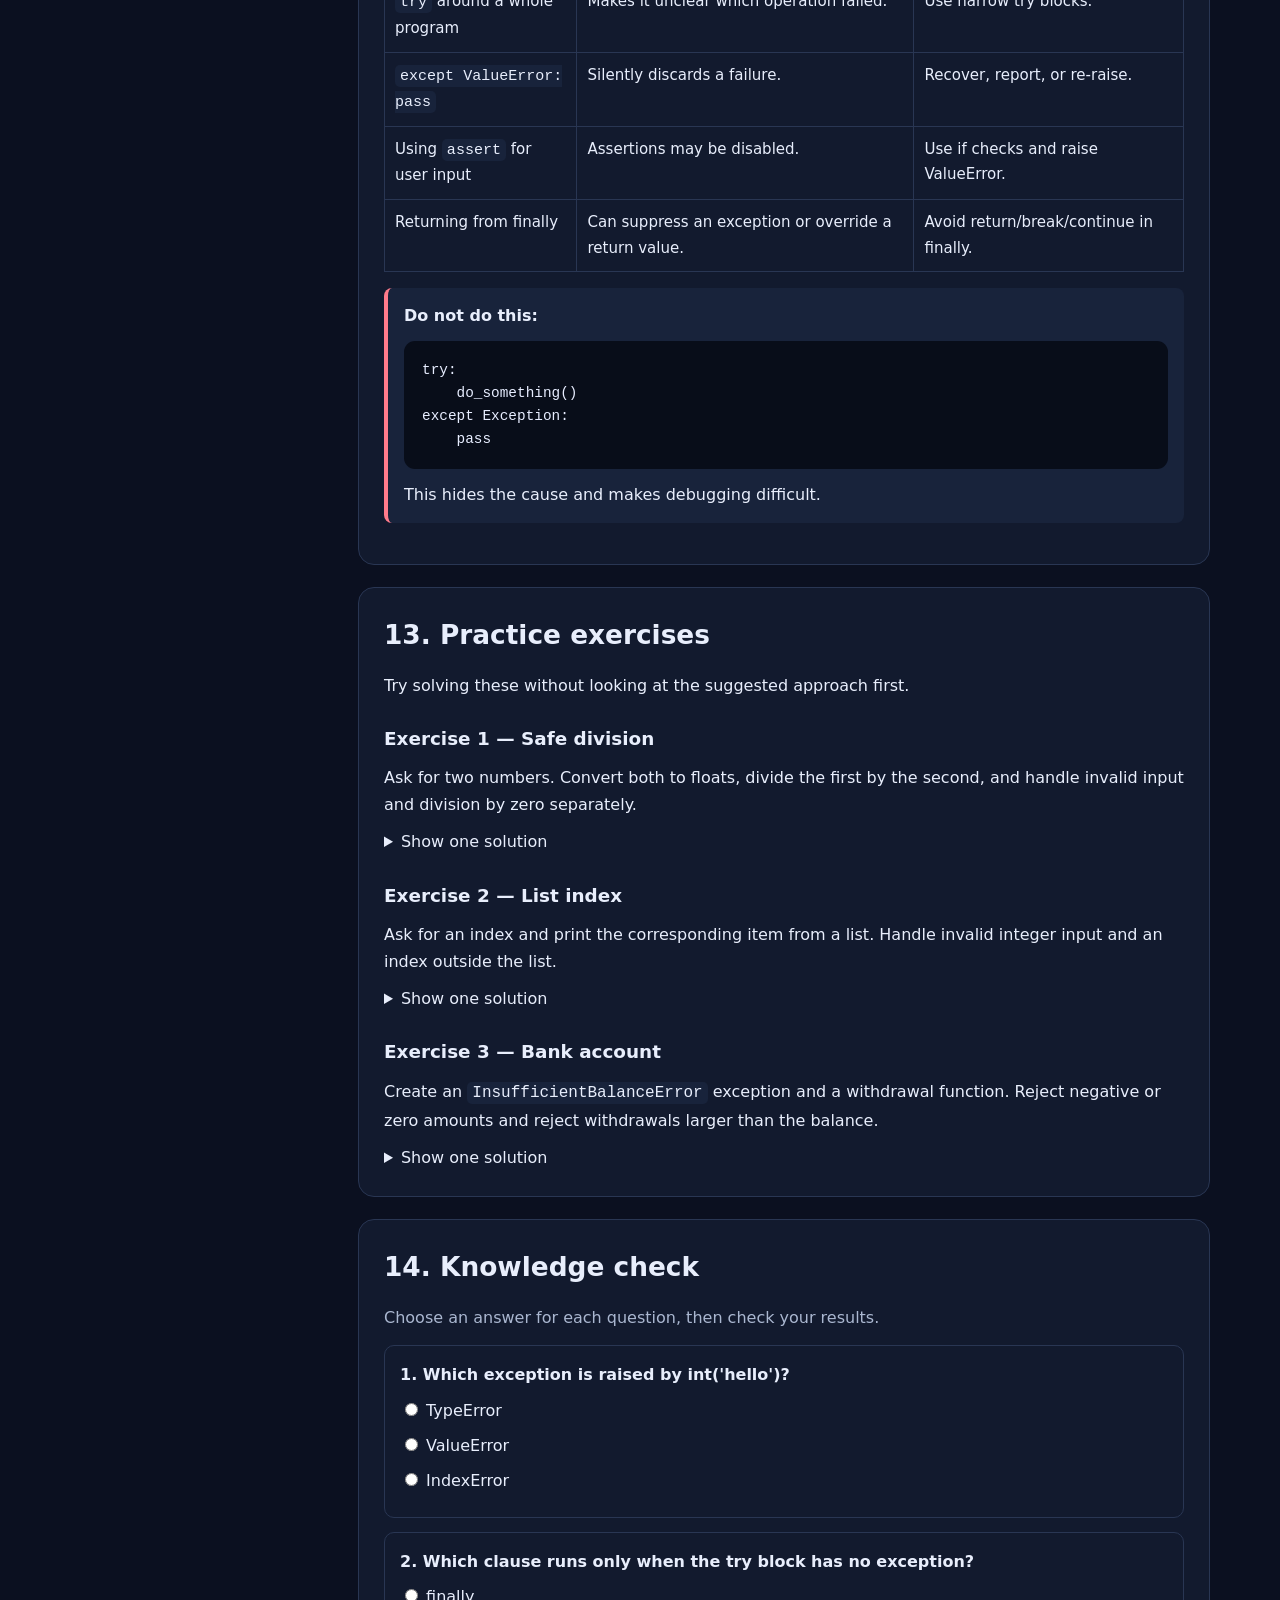
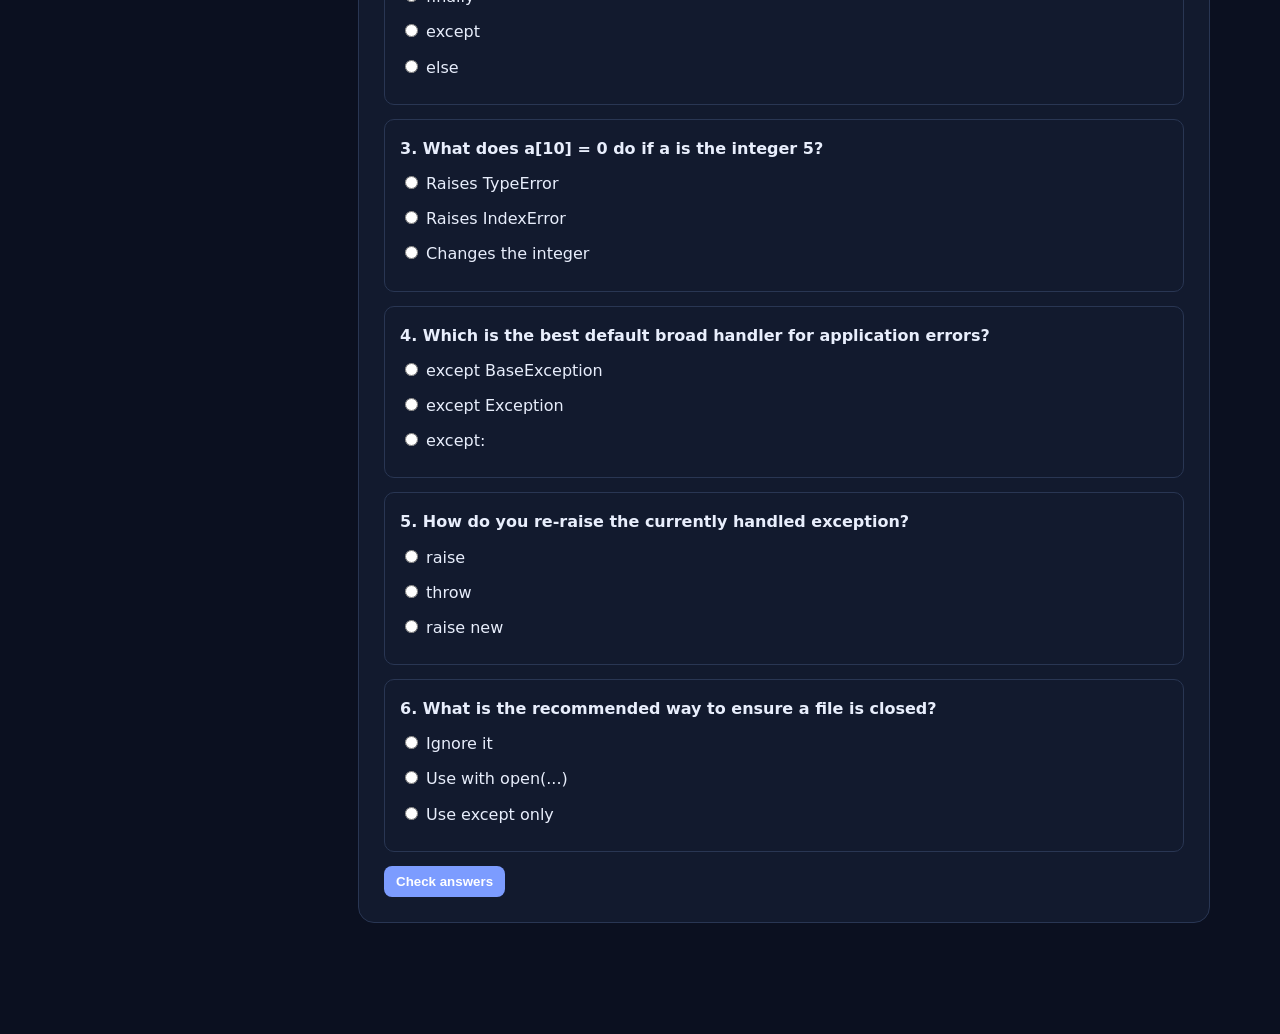
<file: tutorial/advancedPythonexcEptions.html>
<!DOCTYPE html>
<html lang="en">
<head>
<meta charset="UTF-8">
<meta name="viewport" content="width=device-width, initial-scale=1.0">
<title>Python Exception Handling — Complete Guide</title>
<style>
:root{--bg:#0b1020;--panel:#121a2e;--panel2:#18233b;--text:#e8eefc;--muted:#aab7d0;--accent:#7c9cff;--green:#55d6a5;--yellow:#ffd166;--red:#ff7b8b;--border:#293653;--code:#080d19}
[data-theme="light"]{--bg:#f4f6fb;--panel:#fff;--panel2:#edf1fa;--text:#182238;--muted:#52617a;--accent:#365edb;--green:#087f5b;--yellow:#986500;--red:#c02d45;--border:#d7deeb;--code:#111827}
*{box-sizing:border-box}html{scroll-behavior:smooth}body{margin:0;background:var(--bg);color:var(--text);font:16px/1.7 system-ui,-apple-system,Segoe UI,sans-serif}
header{padding:54px 22px 38px;background:linear-gradient(135deg,#18264a,#11182d 65%,#173d4b);color:#fff}
header .wrap,main{max-width:1180px;margin:auto}h1{font-size:clamp(2rem,5vw,3.5rem);line-height:1.12;margin:0 0 14px}header p{max-width:820px;color:#d8e2ff;font-size:1.1rem}
.badges{display:flex;gap:9px;flex-wrap:wrap;margin-top:22px}.badge{border:1px solid #ffffff45;border-radius:999px;padding:5px 12px;font-size:.85rem}
main{padding:26px 20px 80px;display:grid;grid-template-columns:260px minmax(0,1fr);gap:28px}
nav{position:sticky;top:16px;align-self:start;max-height:calc(100vh - 32px);overflow:auto;background:var(--panel);border:1px solid var(--border);border-radius:14px;padding:18px}
nav strong{display:block;margin-bottom:10px}nav a{display:block;color:var(--muted);text-decoration:none;padding:5px 8px;border-radius:7px;font-size:.9rem}nav a:hover{background:var(--panel2);color:var(--text)}
article{min-width:0}.section{background:var(--panel);border:1px solid var(--border);border-radius:16px;padding:25px;margin:0 0 22px;scroll-margin-top:18px}
h2{font-size:1.65rem;margin:0 0 14px}h3{font-size:1.15rem;margin:24px 0 8px}p{margin:10px 0}li{margin:6px 0}.muted{color:var(--muted)}.callout{padding:14px 16px;border-left:4px solid var(--accent);background:var(--panel2);border-radius:8px;margin:16px 0}.warning{border-color:var(--yellow)}.good{border-color:var(--green)}.danger{border-color:var(--red)}
pre{background:var(--code);color:#e7edff;padding:18px;border-radius:11px;overflow:auto;font: .9rem/1.6 ui-monospace,SFMono-Regular,Consolas,monospace;position:relative;margin:12px 0}
code{font-family:ui-monospace,SFMono-Regular,Consolas,monospace}p code,li code,td code{background:var(--panel2);padding:2px 5px;border-radius:5px}
.codehead{display:flex;justify-content:space-between;align-items:center;color:var(--muted);font-size:.82rem;margin-top:14px}.actions{display:flex;gap:8px;flex-wrap:wrap}
button{background:var(--accent);color:white;border:0;border-radius:8px;padding:8px 12px;cursor:pointer;font-weight:600}button.secondary{background:var(--panel2);color:var(--text);border:1px solid var(--border)}button:hover{filter:brightness(1.1)}
.output{background:var(--code);color:var(--green);padding:12px;border-radius:8px;white-space:pre-wrap;min-height:36px;font: .88rem/1.5 ui-monospace,monospace;margin-top:8px}
table{width:100%;border-collapse:collapse;margin:14px 0;font-size:.94rem}th,td{padding:10px;border:1px solid var(--border);text-align:left;vertical-align:top}th{background:var(--panel2)}
.grid{display:grid;grid-template-columns:repeat(auto-fit,minmax(210px,1fr));gap:12px}.tile{background:var(--panel2);padding:14px;border-radius:10px}
.quiz{border:1px solid var(--border);border-radius:10px;padding:15px;margin:14px 0}.quiz label{display:block;margin:8px 0;cursor:pointer}.feedback{font-weight:600;margin-top:8px}
.progress{height:7px;background:var(--panel2);border-radius:9px;overflow:hidden;margin:10px 0}.progress span{display:block;height:100%;width:0;background:var(--green);transition:width .2s}
footer{text-align:center;color:var(--muted);padding:25px}
@media(max-width:850px){main{grid-template-columns:1fr}nav{position:relative;top:auto;max-height:none;display:grid;grid-template-columns:repeat(2,minmax(0,1fr));gap:2px}nav strong{grid-column:1/-1}}
@media(max-width:520px){.section{padding:18px}nav{grid-template-columns:1fr}header{padding-top:38px}}
</style>
</head>
<body>
<header><div class="wrap">
<h1>Python Exception Handling</h1>
<p>A practical, example-driven guide to understanding errors, handling invalid input, choosing the right exception, raising your own exceptions, and writing reliable Python programs.</p>
<div class="badges"><span class="badge">Beginner → Advanced</span><span class="badge">Runnable examples</span><span class="badge">try / except / else / finally</span><span class="badge">Custom exceptions</span></div>
</div></header>
<main>
<nav aria-label="Table of contents"><strong>Contents</strong>
<a href="#basics">1. Errors and exceptions</a><a href="#flow">2. Exception flow</a><a href="#example">3. Your example explained</a><a href="#multiple">4. Multiple except blocks</a><a href="#else-finally">5. else and finally</a><a href="#raise">6. raise</a><a href="#custom">7. Custom exceptions</a><a href="#hierarchy">8. Exception hierarchy</a><a href="#traceback">9. Tracebacks</a><a href="#best">10. Best practices</a><a href="#advanced">11. Advanced patterns</a><a href="#debug">12. Common mistakes</a><a href="#practice">13. Practice exercises</a><a href="#quiz">14. Knowledge check</a>
<div class="progress"><span id="progress"></span></div><small class="muted" id="progressText">0% explored</small>
</nav>
<article>
<section class="section" id="basics">
<h2>1. What are errors and exceptions?</h2>
<p>An <strong>exception</strong> is an object Python creates when something goes wrong while a program is running. If the exception is not handled, the current operation stops and the program usually terminates with a traceback.</p>
<div class="grid">
<div class="tile"><strong>Syntax error</strong><p class="muted">The code cannot be parsed.</p><pre>if True
    print("Hi")</pre></div>
<div class="tile"><strong>Runtime exception</strong><p class="muted">The code is valid, but an operation fails at runtime.</p><pre>result = 10 / 0</pre></div>
<div class="tile"><strong>Logic error</strong><p class="muted">The program runs but produces the wrong result.</p><pre>average = total / 2  # Wrong divisor?</pre></div>
</div>
<p>Exception handling lets you respond to expected failures instead of allowing them to crash the program.</p>
<div class="callout good"><strong>Key idea:</strong> use exceptions for exceptional situations and recoverable failures. Do not use them to hide bugs or replace ordinary control flow unnecessarily.</div>
</section>

<section class="section" id="flow">
<h2>2. The basic structure and execution flow</h2>
<pre>try:
    # Code that might raise an exception
    risky_operation()
except SomeException:
    # Recovery or error handling
    handle_problem()</pre>
<p>Python executes the <code>try</code> block from top to bottom. If no exception occurs, it skips all matching <code>except</code> blocks. If an exception occurs, Python searches for the first compatible handler.</p>
<ol><li>Run statements inside <code>try</code>.</li><li>When an exception occurs, stop executing the remaining statements in that <code>try</code> block.</li><li>Find the first matching <code>except</code>.</li><li>Run that handler, then continue after the complete try/except structure.</li></ol>
<div class="codehead"><span>Try it: division with recovery</span><button onclick="runCode('demo1')">Run example</button></div>
<pre id="demo1">try:
    number = int("25")
    result = 100 / number
    print(result)
except ValueError:
    print("Please enter a valid integer.")
except ZeroDivisionError:
    print("The number cannot be zero.")

print("Program continues.")</pre><div class="output" id="out-demo1">Click Run example.</div>
</section>

<section class="section" id="example">
<h2>3. Your example, explained line by line</h2>
<p>Your code demonstrates three different failures: invalid integer conversion, division by zero, and an operation that is invalid for an integer.</p>
<pre>a = input("Please enter a: ")

try:
    a = int(a)
    b = 100 / a
    print(b)
    # a = []
    a[10] = 0
except ValueError as v_error:
    print(v_error)
    print("Invalid value")
except ZeroDivisionError:
    print("a should not be zero")
except Exception as exception:
    print(exception)
    print("An exception happened")</pre>
<h3>What happens for different inputs?</h3>
<table><tr><th>Input</th><th>What happens</th><th>Handler</th></tr>
<tr><td><code>abc</code></td><td><code>int("abc")</code> raises ValueError.</td><td>ValueError handler</td></tr>
<tr><td><code>0</code></td><td><code>100 / 0</code> raises ZeroDivisionError.</td><td>ZeroDivisionError handler</td></tr>
<tr><td><code>4</code></td><td>Prints 25.0, then <code>4[10] = 0</code> raises TypeError.</td><td>Generic Exception handler</td></tr>
</table>
<div class="callout warning"><strong>Important:</strong> after <code>a = int(a)</code>, <code>a</code> is an integer. Integers do not support item assignment. Therefore <code>a[10] = 0</code> raises a <code>TypeError</code>, not an <code>IndexError</code>. If <code>a</code> were a list, an out-of-range index assignment would raise <code>IndexError</code>.</div>
<h3>A clearer corrected version</h3>
<pre>user_input = input("Please enter a: ")

try:
    number = int(user_input)
    result = 100 / number
    print(result)

except ValueError as error:
    print(f"Invalid integer: {error}")

except ZeroDivisionError:
    print("The number must not be zero.")

except TypeError as error:
    print(f"Invalid operation: {error}")

except Exception as error:
    print(f"Unexpected error: {error}")</pre>
<p>In this version, the variable names communicate their roles. The broad handler is retained as a final safety net, but expected errors have their own specific handlers.</p>
<div class="codehead"><span>Interactive: test your input</span><button onclick="runInputDemo()">Run</button></div>
<div class="tile"><label for="userNumber">Enter a value</label><input id="userNumber" value="4" style="padding:9px;border-radius:7px;border:1px solid var(--border);background:var(--bg);color:var(--text);width:100%;margin-top:5px"></div>
<div class="output" id="out-input">Try values such as abc, 0, or 4.</div>
</section>

<section class="section" id="multiple">
<h2>4. Multiple except blocks and exception variables</h2>
<p>You can write several <code>except</code> blocks to handle different failure types. Only the first matching handler runs.</p>
<pre>try:
    value = int(input("Number: "))
    print(50 / value)
except ValueError as error:
    print("The input was not an integer:", error)
except ZeroDivisionError:
    print("Cannot divide by zero.")
except TypeError as error:
    print("Wrong data type:", error)</pre>
<p><code>as error</code> assigns the caught exception object to a variable. You can print it, inspect its type, or log it.</p>
<pre>except ValueError as error:
    print(type(error).__name__)
    print(str(error))
    print(repr(error))</pre>
<h3>Handle several exception types together</h3>
<p>If the recovery action is identical, group exception classes in a tuple:</p>
<pre>try:
    number = int("not a number")
except (ValueError, TypeError) as error:
    print(f"Input conversion failed: {error}")</pre>
<div class="callout"><strong>Order matters:</strong> put more specific exception classes before broader parent classes. A broad handler placed first can make later handlers unreachable.</div>
</section>

<section class="section" id="else-finally">
<h2>5. else and finally</h2>
<p>Python supports two optional clauses in addition to <code>try</code> and <code>except</code>.</p>
<div class="grid"><div class="tile"><strong><code>else</code></strong><p>Runs only if the <code>try</code> block completes without raising an exception.</p></div><div class="tile"><strong><code>finally</code></strong><p>Runs whether an exception happened or not, typically for cleanup.</p></div></div>
<pre>try:
    number = int("20")
except ValueError:
    print("Conversion failed.")
else:
    print("Conversion succeeded:", number)
finally:
    print("This message always runs.")</pre>
<h3>Why use else?</h3>
<p>Keep the statements that depend on successful execution in <code>else</code>. This avoids accidentally catching exceptions raised by code that is not part of the operation you intended to protect.</p>
<pre>try:
    number = int(user_text)
except ValueError:
    print("Please enter an integer.")
else:
    # This code runs only after successful conversion.
    print(100 / number)</pre>
<p>Notice that a <code>ZeroDivisionError</code> in the <code>else</code> block is not caught by the <code>except</code> clauses belonging to that same try statement.</p>
<h3>finally for cleanup</h3>
<pre>file = None
try:
    file = open("notes.txt", "w", encoding="utf-8")
    file.write("Hello")
except OSError as error:
    print("File operation failed:", error)
finally:
    if file is not None:
        file.close()</pre>
<div class="callout good">For files, prefer <code>with open(...)</code>. A context manager closes the file automatically, even if an exception occurs.</div>
<pre>with open("notes.txt", "w", encoding="utf-8") as file:
    file.write("Hello")</pre>
</section>

<section class="section" id="raise">
<h2>6. Raising exceptions with raise</h2>
<p><code>raise</code> lets your code report that an operation cannot be completed. You should raise a meaningful exception when an input or state violates the function's requirements.</p>
<pre>age = -5

if age < 0:
    raise ValueError("Age cannot be negative.")</pre>
<h3>Validate function arguments</h3>
<pre>def calculate_discount(price: float, percent: float) -> float:
    """Calculate a discounted price after validating the inputs."""
    if price < 0:
        raise ValueError("Price cannot be negative.")
    if not 0 <= percent <= 100:
        raise ValueError("Percent must be between 0 and 100.")
    return price * (1 - percent / 100)</pre>
<h3>Re-raise an exception</h3>
<p>Inside an <code>except</code> block, bare <code>raise</code> raises the same exception again, preserving its traceback.</p>
<pre>try:
    result = 10 / 0
except ZeroDivisionError:
    print("Logging the failure...")
    raise</pre>
<p>Use <code>raise SomeException("message")</code> to create a new exception, and bare <code>raise</code> when re-raising the current one.</p>
</section>

<section class="section" id="custom">
<h2>7. Creating custom exceptions</h2>
<p>Custom exceptions make your program's error conditions clear and meaningful. Define them by inheriting from <code>Exception</code> or one of its subclasses.</p>
<pre>class InsufficientBalanceError(Exception):
    """Raised when an account lacks the requested funds."""


def withdraw(balance: float, amount: float) -> float:
    """Withdraw money and return the remaining balance."""
    if amount <= 0:
        raise ValueError("Withdrawal amount must be positive.")
    if amount > balance:
        raise InsufficientBalanceError("Not enough money.")
    return balance - amount


try:
    remaining = withdraw(100, 150)
except InsufficientBalanceError as error:
    print(error)</pre>
<h3>Custom exceptions with extra information</h3>
<pre>class InvalidProductError(Exception):
    """Raised when a product identifier is invalid."""

    def __init__(self, product_id: int) -> None:
        self.product_id = product_id
        super().__init__(f"Unknown product ID: {product_id}")</pre>
<p>Keep custom exception classes focused. In most applications, a descriptive class name and message are enough; add attributes only when callers need structured details.</p>
</section>

<section class="section" id="hierarchy">
<h2>8. Python's exception hierarchy</h2>
<p>Exceptions are organized into inheritance trees. A handler for a parent class also catches instances of its subclasses.</p>
<pre>BaseException
├── SystemExit
├── KeyboardInterrupt
├── GeneratorExit
└── Exception
    ├── ArithmeticError
    │   ├── ZeroDivisionError
    │   ├── OverflowError
    │   └── FloatingPointError
    ├── AssertionError
    ├── AttributeError
    ├── ImportError
    ├── LookupError
    │   ├── IndexError
    │   └── KeyError
    ├── OSError
    ├── RuntimeError
    ├── TypeError
    └── ValueError</pre>
<table><tr><th>Exception</th><th>Typical cause</th><th>Example</th></tr>
<tr><td><code>ValueError</code></td><td>Correct type, unacceptable value</td><td><code>int("hello")</code></td></tr>
<tr><td><code>TypeError</code></td><td>Operation or function used with an incompatible type</td><td><code>"5" + 2</code></td></tr>
<tr><td><code>ZeroDivisionError</code></td><td>Division by zero</td><td><code>10 / 0</code></td></tr>
<tr><td><code>IndexError</code></td><td>Sequence index is out of range</td><td><code>[1, 2][5]</code></td></tr>
<tr><td><code>KeyError</code></td><td>Dictionary key is missing</td><td><code>{"x": 1}["y"]</code></td></tr>
<tr><td><code>AttributeError</code></td><td>Attribute does not exist</td><td><code>None.upper()</code></td></tr>
<tr><td><code>FileNotFoundError</code></td><td>Requested file does not exist</td><td><code>open("missing.txt")</code></td></tr>
<tr><td><code>ImportError</code></td><td>Import cannot be completed</td><td>Missing imported name</td></tr></table>
<div class="callout warning"><strong>Usually catch <code>Exception</code>, not <code>BaseException</code>.</strong> SystemExit and KeyboardInterrupt inherit directly from BaseException, not Exception. Catching BaseException can interfere with normal program termination and Ctrl+C.</div>
</section>

<section class="section" id="traceback">
<h2>9. Understanding tracebacks</h2>
<p>A traceback is Python's report of the call stack when an exception is unhandled. Read it from the bottom upward:</p>
<ul><li>The last line gives the exception type and message.</li><li>The lines above show the sequence of function calls.</li><li>The most relevant final frame usually points to the line where the exception was raised.</li></ul>
<pre>Traceback (most recent call last):
  File "app.py", line 8, in &lt;module&gt;
    calculate()
  File "app.py", line 4, in calculate
    return 10 / 0
ZeroDivisionError: division by zero</pre>
<p>To inspect or log an exception with its traceback:</p>
<pre>import logging

try:
    result = 10 / 0
except ZeroDivisionError:
    logging.exception("Could not calculate the result.")</pre>
<p><code>logging.exception()</code> should be called from an exception handler. It includes traceback information automatically.</p>
</section>

<section class="section" id="best">
<h2>10. Best practices</h2>
<div class="grid">
<div class="tile"><strong>Catch specific exceptions</strong><p class="muted">Handle ValueError, OSError, and other expected errors explicitly.</p></div>
<div class="tile"><strong>Keep try blocks small</strong><p class="muted">Protect only the statements that can fail in the way you intend to handle.</p></div>
<div class="tile"><strong>Do not hide errors</strong><p class="muted">Avoid empty handlers such as <code>except: pass</code>.</p></div>
<div class="tile"><strong>Give useful messages</strong><p class="muted">Explain what failed and, when appropriate, how to fix it.</p></div>
<div class="tile"><strong>Clean up resources</strong><p class="muted">Prefer context managers such as <code>with open(...)</code>.</p></div>
<div class="tile"><strong>Do not overuse exceptions</strong><p class="muted">Use normal conditions for ordinary choices and expected branching.</p></div>
</div>
<h3>A robust input loop</h3>
<pre>while True:
    user_text = input("Enter a positive integer: ")

    try:
        number = int(user_text)
        if number <= 0:
            raise ValueError("The number must be positive.")
    except ValueError as error:
        print(f"Invalid input: {error}")
    else:
        print("Accepted:", number)
        break</pre>
<h3>Exception chaining</h3>
<p>When translating a low-level error into a higher-level one, use <code>raise ... from error</code> to preserve the original cause.</p>
<pre>def load_configuration(path: str) -> str:
    """Read configuration text and translate file errors."""
    try:
        with open(path, encoding="utf-8") as file:
            return file.read()
    except OSError as error:
        raise RuntimeError("Could not load configuration.") from error</pre>
</section>

<section class="section" id="advanced">
<h2>11. Advanced patterns</h2>
<h3>Exception groups (Python 3.11+)</h3>
<p>When concurrent or grouped operations produce several independent failures, Python 3.11 introduced <code>ExceptionGroup</code> and <code>except*</code>.</p>
<pre>try:
    raise ExceptionGroup(
        "Several tasks failed",
        [ValueError("bad value"), TypeError("wrong type")]
    )
except* ValueError as group:
    print("Value-related failures:", group)
except* TypeError as group:
    print("Type-related failures:", group)</pre>
<h3>Assertions are not input validation</h3>
<p><code>assert</code> is intended for debugging assumptions during development. Python can disable assertions with optimization, so do not use them to validate user input or security-sensitive conditions.</p>
<pre>assert internal_count >= 0  # Development invariant

if user_age < 0:
    raise ValueError("Age cannot be negative.")</pre>
<h3>When to use EAFP and LBYL</h3>
<p><strong>EAFP</strong> means “Easier to Ask Forgiveness than Permission”: try the operation and handle the exception. <strong>LBYL</strong> means “Look Before You Leap”: check conditions before the operation.</p>
<pre># EAFP
try:
    value = settings["theme"]
except KeyError:
    value = "default"

# LBYL
if "theme" in settings:
    value = settings["theme"]
else:
    value = "default"</pre>
<p>Both can be appropriate. Prefer the approach that is clearest and handles race conditions correctly for the situation.</p>
</section>

<section class="section" id="debug">
<h2>12. Common mistakes</h2>
<table><tr><th>Mistake</th><th>Why it is a problem</th><th>Better approach</th></tr>
<tr><td><code>except:</code></td><td>Catches even termination signals such as KeyboardInterrupt.</td><td>Catch a specific exception or <code>Exception</code>.</td></tr>
<tr><td><code>except Exception:</code> first</td><td>Swallows more specific cases before they can be handled.</td><td>Put broad handlers last.</td></tr>
<tr><td><code>try</code> around a whole program</td><td>Makes it unclear which operation failed.</td><td>Use narrow try blocks.</td></tr>
<tr><td><code>except ValueError: pass</code></td><td>Silently discards a failure.</td><td>Recover, report, or re-raise.</td></tr>
<tr><td>Using <code>assert</code> for user input</td><td>Assertions may be disabled.</td><td>Use if checks and raise ValueError.</td></tr>
<tr><td>Returning from finally</td><td>Can suppress an exception or override a return value.</td><td>Avoid return/break/continue in finally.</td></tr></table>
<div class="callout danger"><strong>Do not do this:</strong><pre>try:
    do_something()
except Exception:
    pass</pre>This hides the cause and makes debugging difficult.</div>
</section>

<section class="section" id="practice">
<h2>13. Practice exercises</h2>
<p>Try solving these without looking at the suggested approach first.</p>
<h3>Exercise 1 — Safe division</h3>
<p>Ask for two numbers. Convert both to floats, divide the first by the second, and handle invalid input and division by zero separately.</p>
<details><summary>Show one solution</summary><pre>try:
    numerator = float(input("Numerator: "))
    denominator = float(input("Denominator: "))
    result = numerator / denominator
except ValueError:
    print("Please enter valid numbers.")
except ZeroDivisionError:
    print("The denominator cannot be zero.")
else:
    print("Result:", result)</pre></details>
<h3>Exercise 2 — List index</h3>
<p>Ask for an index and print the corresponding item from a list. Handle invalid integer input and an index outside the list.</p>
<details><summary>Show one solution</summary><pre>items = ["red", "green", "blue"]

try:
    index = int(input("Index: "))
    print(items[index])
except ValueError:
    print("The index must be an integer.")
except IndexError:
    print("That index does not exist.")</pre></details>
<h3>Exercise 3 — Bank account</h3>
<p>Create an <code>InsufficientBalanceError</code> exception and a withdrawal function. Reject negative or zero amounts and reject withdrawals larger than the balance.</p>
<details><summary>Show one solution</summary><pre>class InsufficientBalanceError(Exception):
    """Raised when a withdrawal exceeds the account balance."""


def withdraw(balance: float, amount: float) -> float:
    """Return the balance after a valid withdrawal."""
    if amount <= 0:
        raise ValueError("Amount must be positive.")
    if amount > balance:
        raise InsufficientBalanceError("Insufficient balance.")
    return balance - amount</pre></details>
</section>

<section class="section" id="quiz">
<h2>14. Knowledge check</h2>
<p class="muted">Choose an answer for each question, then check your results.</p>
<div id="questions"></div><button onclick="checkQuiz()">Check answers</button><span id="quizScore" style="margin-left:12px;font-weight:700"></span>
</section>
</article>
</main>
<footer>Python Exception Handling Guide · Examples are designed for Python 3.</footer>
<script>
const examples = {
 demo1: `try:
    number = int("25")
    result = 100 / number
    print(result)
except ValueError:
    print("Please enter a valid integer.")
except ZeroDivisionError:
    print("The number cannot be zero.")

print("Program continues.")`
};
function runCode(id){
 const code=examples[id];
 const out=document.getElementById("out-"+id);
 if(!code || !out)return;
 // This local teaching page uses a small demonstration runner for the fixed example.
 if(id==="demo1") out.textContent="4.0\\nProgram continues.";
}
function runInputDemo(){
 const raw=document.getElementById("userNumber").value;
 const out=document.getElementById("out-input");
 try{
   const number=Number(raw);
   if(raw.trim()==="" || !Number.isInteger(number)) throw new Error("ValueError: invalid literal for int()");
   const result=100/number;
   out.textContent=String(result)+"\\nThen the original example attempts number[10] = 0.\\nTypeError: 'int' object does not support item assignment";
   if(number===0) out.textContent="ZeroDivisionError: division by zero\\na should not be zero";
 }catch(error){out.textContent=error.message+"\\nInvalid value";}
}
const questions=[
 {q:"Which exception is raised by int('hello')?",a:["TypeError","ValueError","IndexError"],c:1,e:"The input is a string, but its value cannot be converted to an integer."},
 {q:"Which clause runs only when the try block has no exception?",a:["finally","except","else"],c:2,e:"The else clause runs only after successful completion of try."},
 {q:"What does a[10] = 0 do if a is the integer 5?",a:["Raises TypeError","Raises IndexError","Changes the integer"],c:0,e:"Integers do not support item assignment, so this is a TypeError."},
 {q:"Which is the best default broad handler for application errors?",a:["except BaseException","except Exception","except:"],c:1,e:"Exception catches ordinary application exceptions without swallowing SystemExit and KeyboardInterrupt."},
 {q:"How do you re-raise the currently handled exception?",a:["raise","throw","raise new"],c:0,e:"A bare raise inside an except block re-raises the active exception."},
 {q:"What is the recommended way to ensure a file is closed?",a:["Ignore it","Use with open(...)","Use except only"],c:1,e:"A with statement uses a context manager to close the file reliably."}
];
const qroot=document.getElementById("questions");
questions.forEach((q,i)=>{
 const box=document.createElement("div");box.className="quiz";
 const title=document.createElement("strong");title.textContent=(i+1)+". "+q.q;box.appendChild(title);
 q.a.forEach((answer,j)=>{
  const label=document.createElement("label");
  const radio=document.createElement("input");radio.type="radio";radio.name="q"+i;radio.value=j;
  label.appendChild(radio);label.append(" "+answer);box.appendChild(label);
 });
 const feedback=document.createElement("div");feedback.className="feedback";feedback.id="feedback"+i;box.appendChild(feedback);qroot.appendChild(box);
});
function checkQuiz(){
 let score=0;
 questions.forEach((q,i)=>{
  const selected=document.querySelector('input[name="q'+i+'"]:checked');
  const feedback=document.getElementById("feedback"+i);
  if(selected && Number(selected.value)===q.c){score++;feedback.style.color="var(--green)";feedback.textContent="Correct. "+q.e;}
  else{feedback.style.color="var(--red)";feedback.textContent="Not quite. "+q.e;}
 });
 document.getElementById("quizScore").textContent=score+" / "+questions.length+" correct";
}
const links=[...document.querySelectorAll("nav a")];
const progress=document.getElementById("progress"),progressText=document.getElementById("progressText");
const seen=new Set();
const observer=new IntersectionObserver(entries=>{entries.forEach(entry=>{if(entry.isIntersecting)seen.add(entry.target.id);});const percent=Math.round(seen.size/links.length*100);progress.style.width=percent+"%";progressText.textContent=percent+"% explored";},{threshold:.15});
links.forEach(link=>{const section=document.querySelector(link.getAttribute("href"));if(section)observer.observe(section);});
</script>
</body>
</html>
</file>
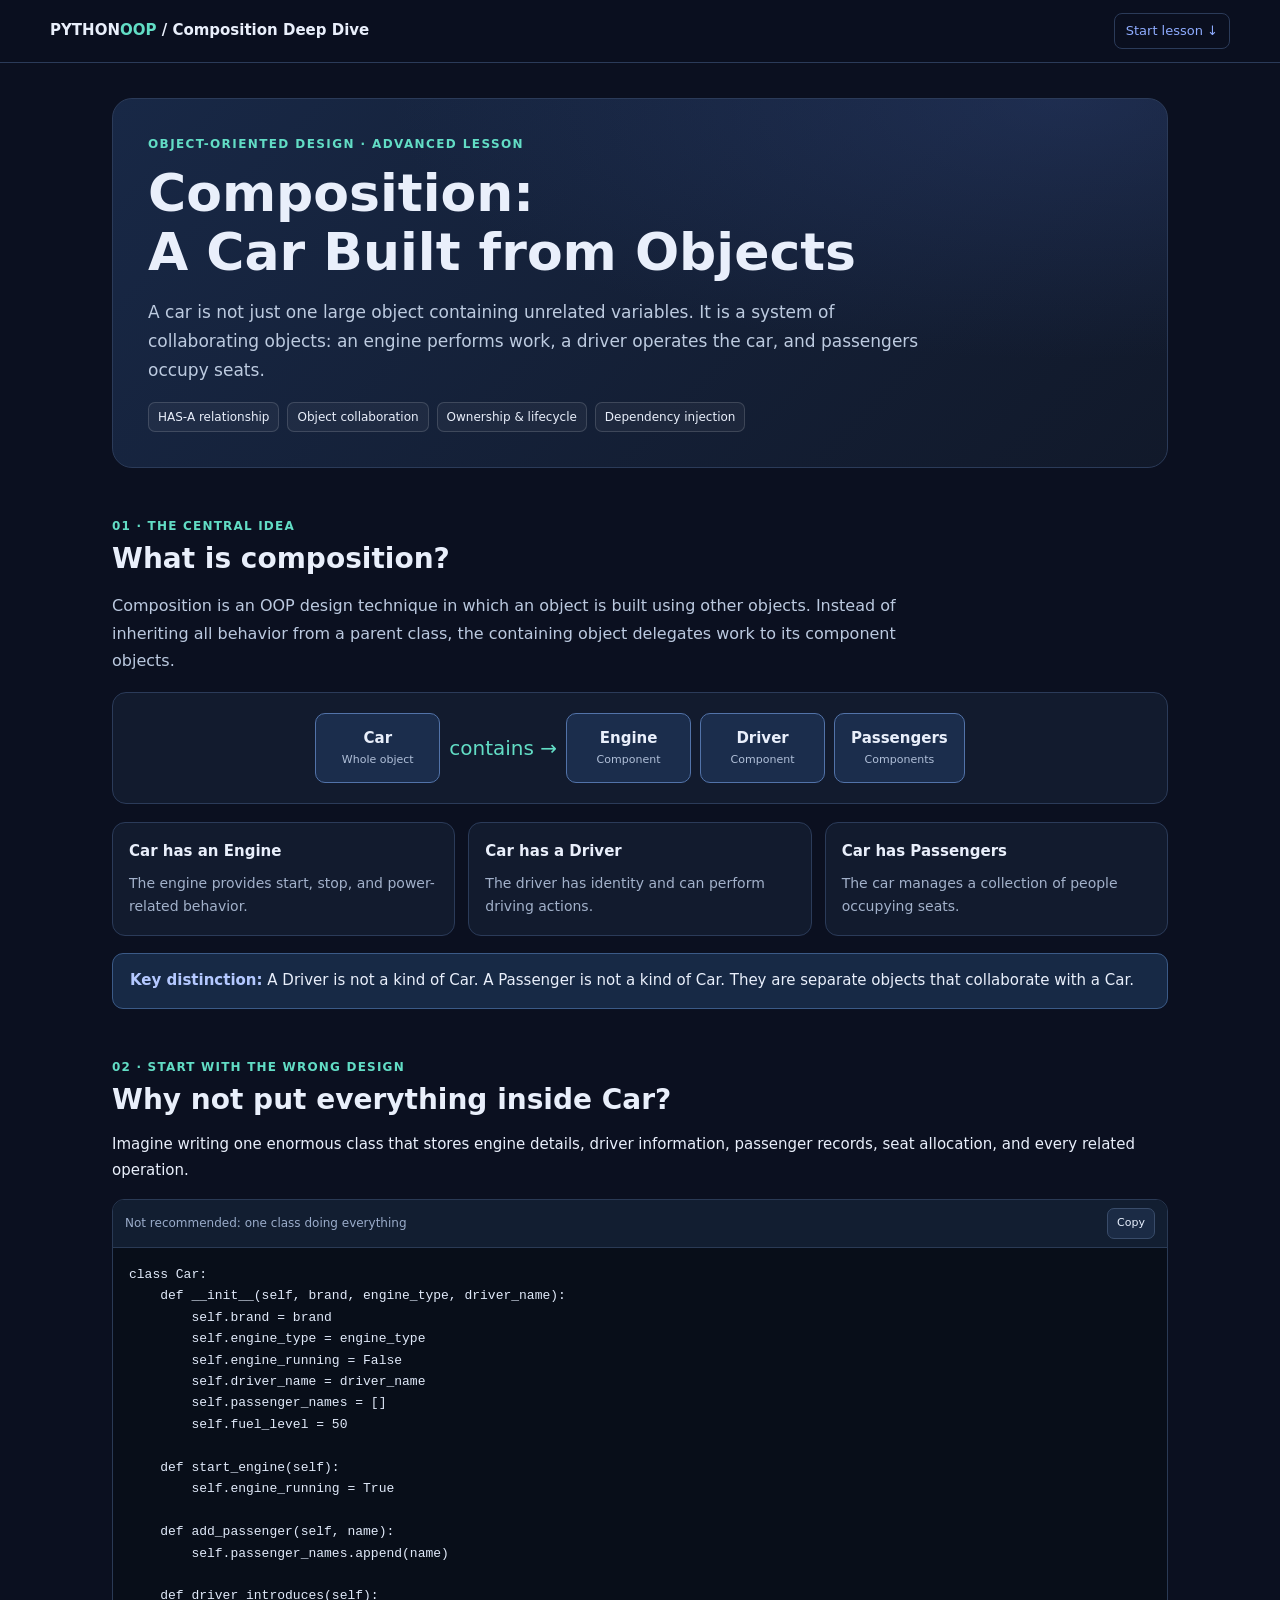
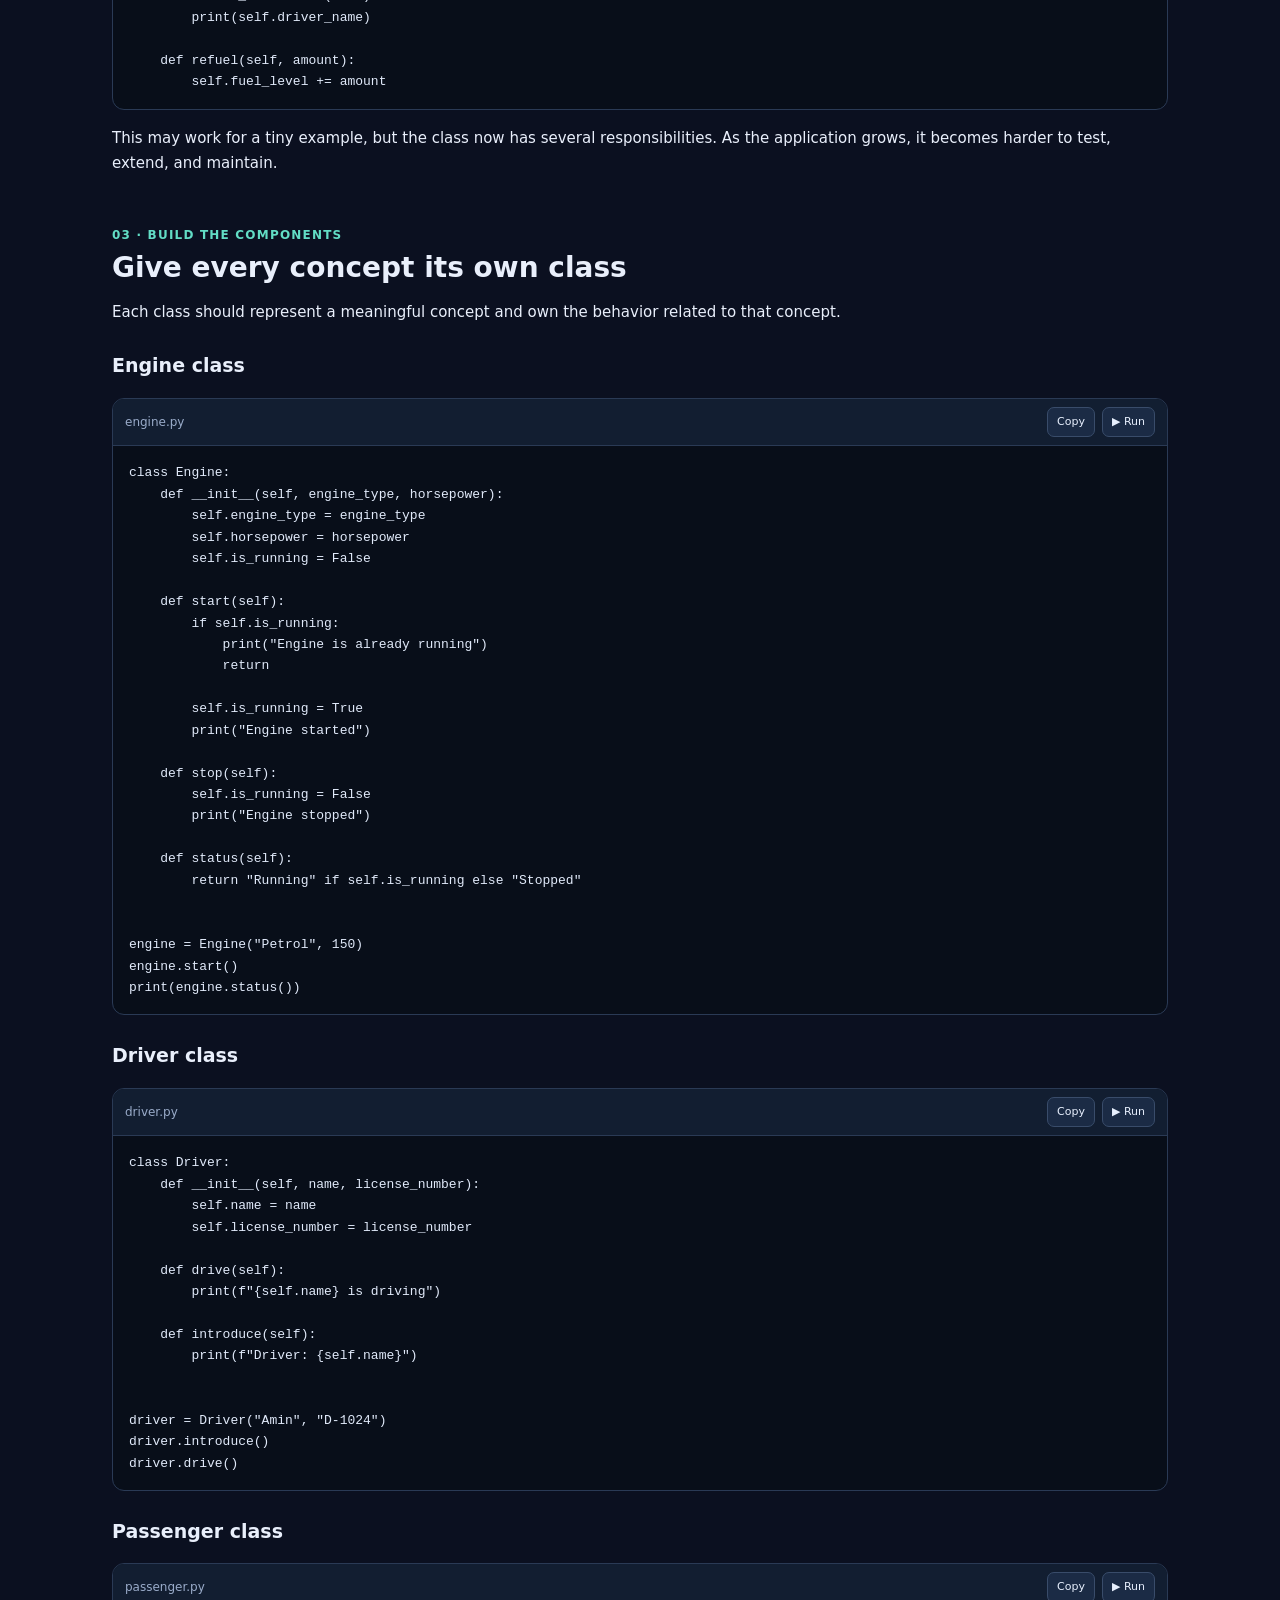
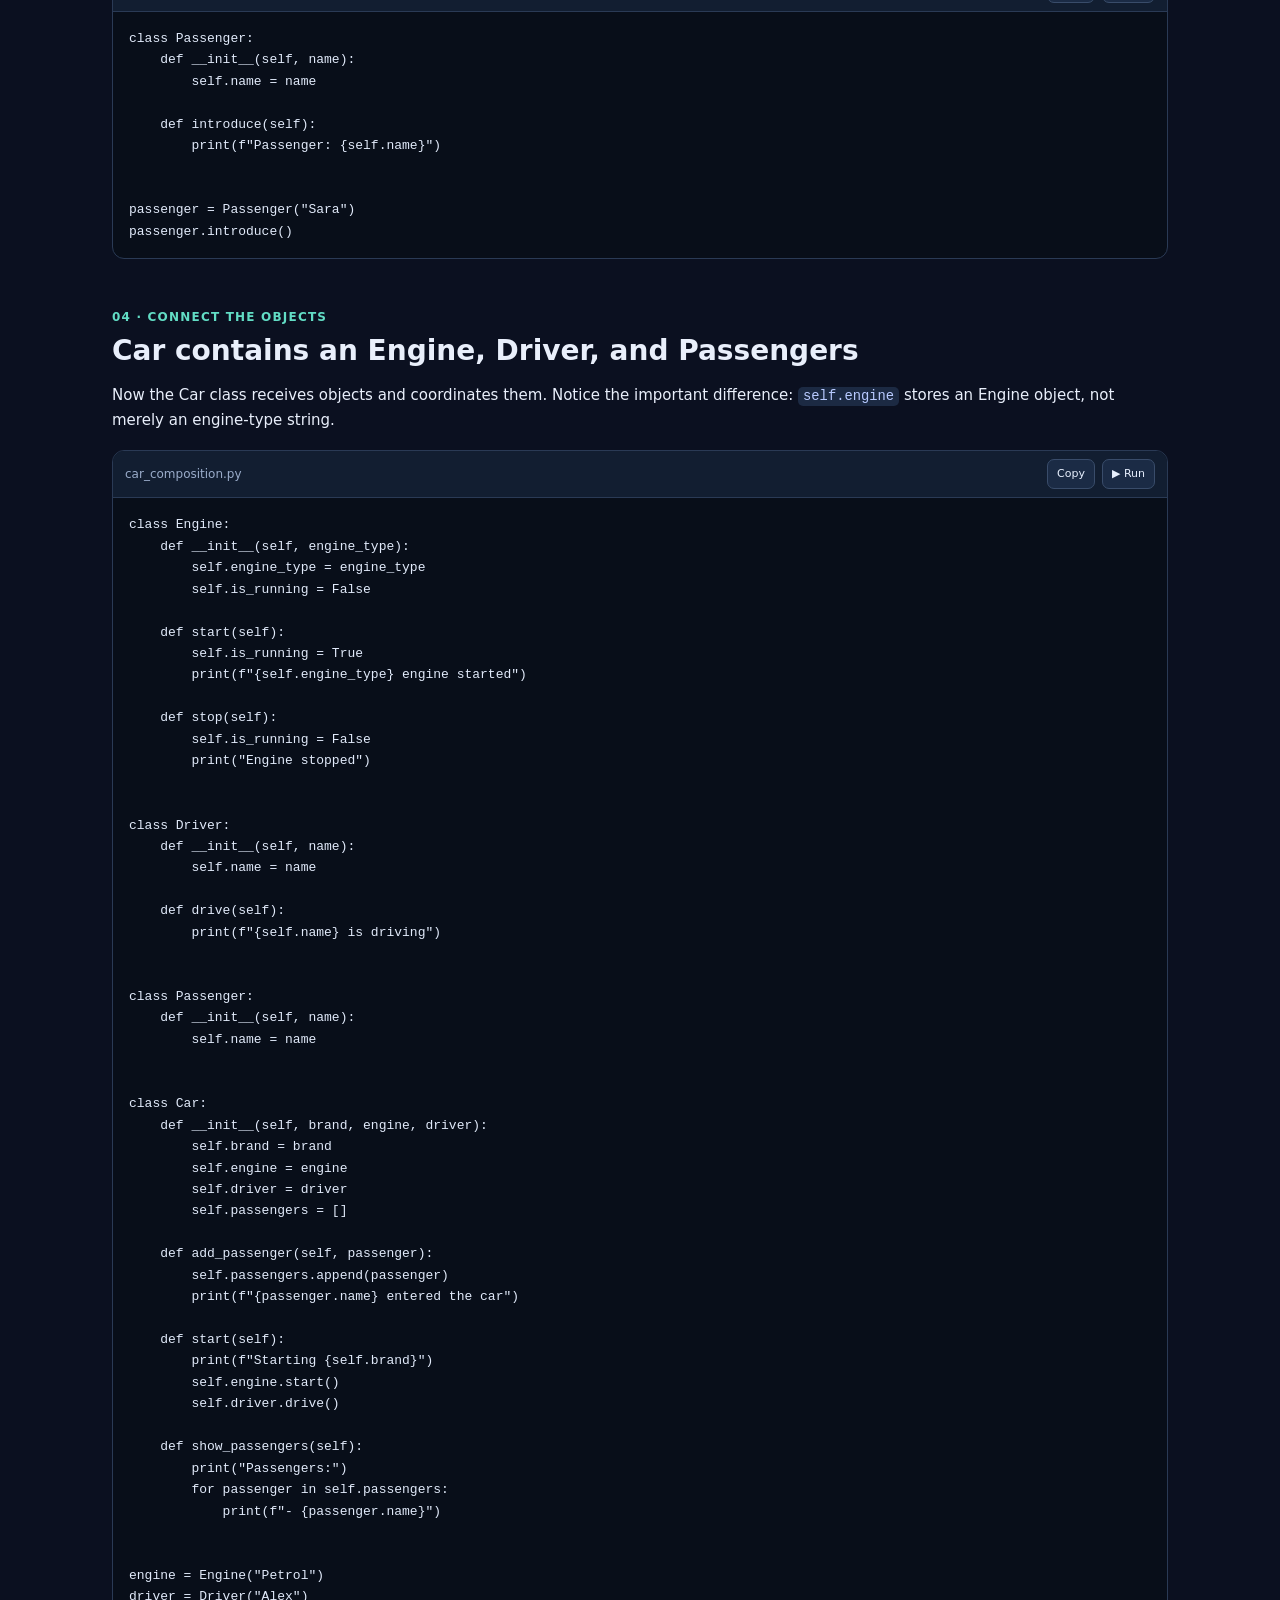
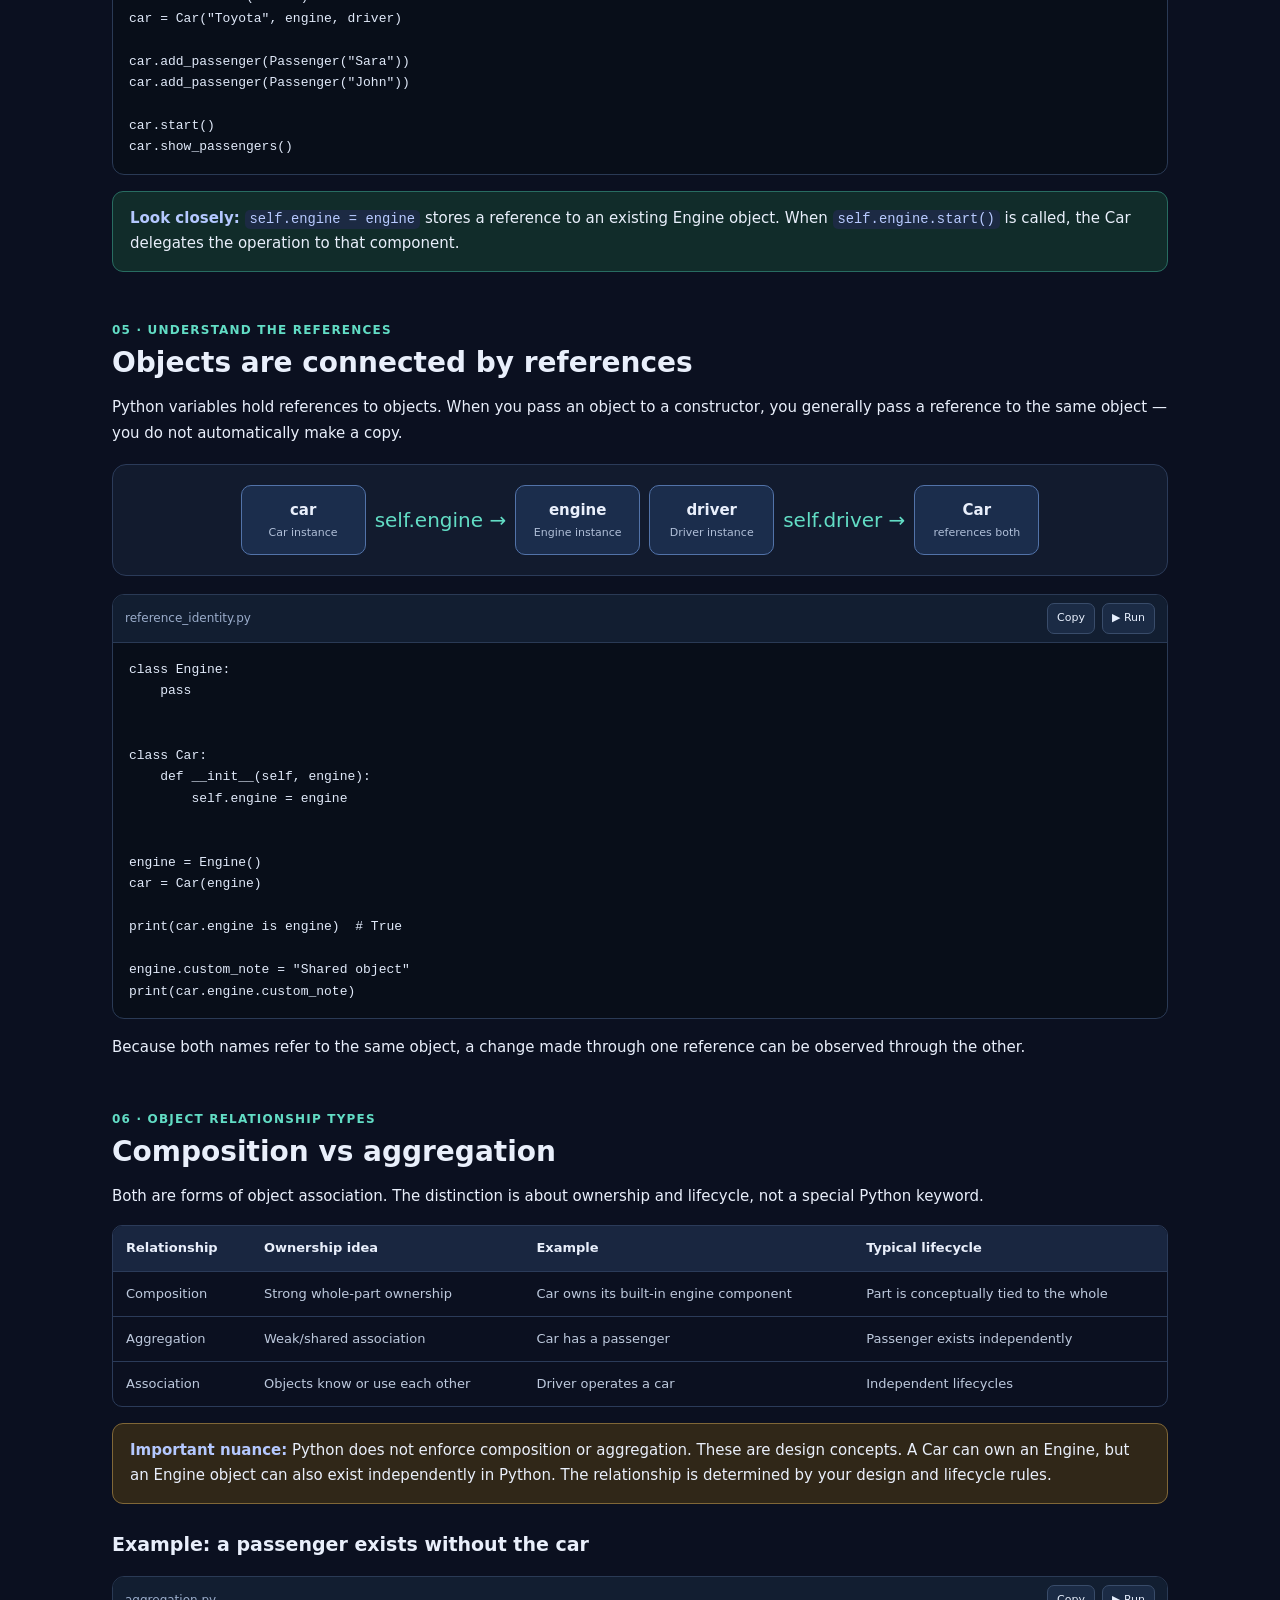
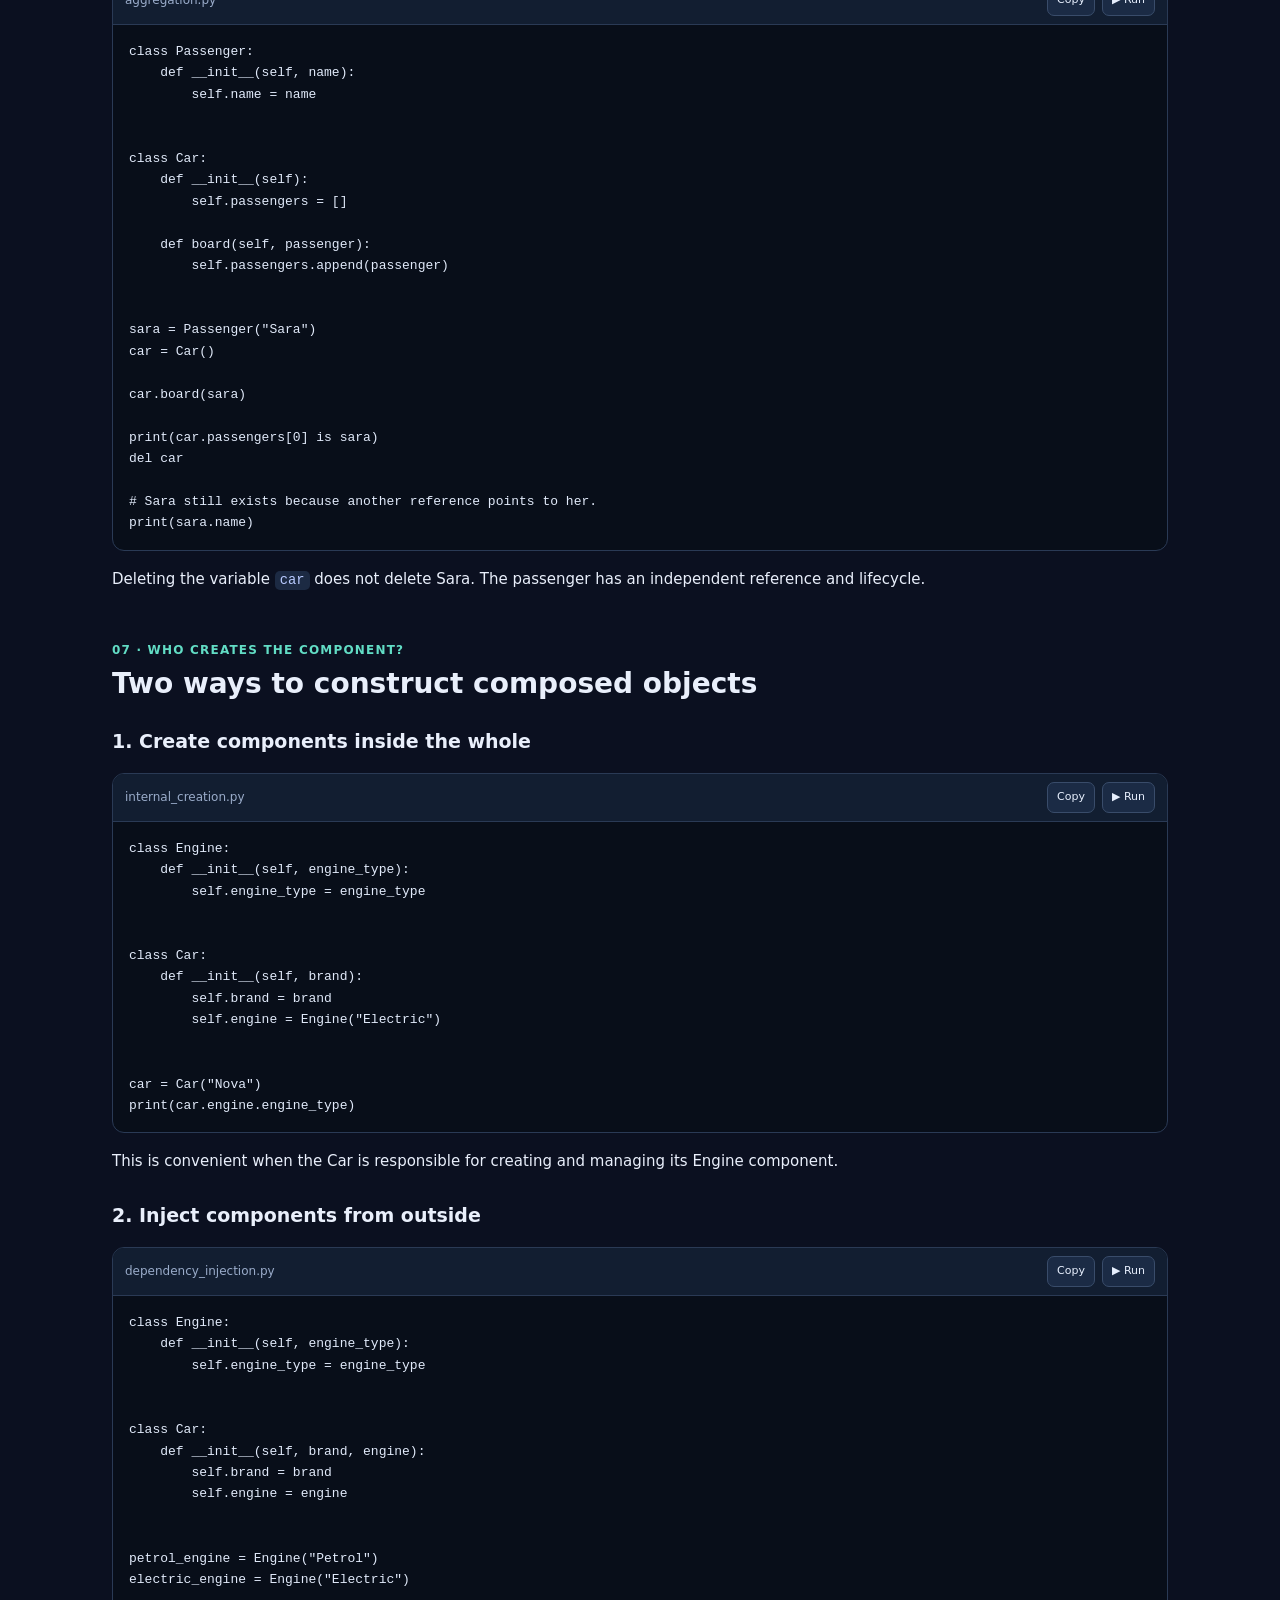
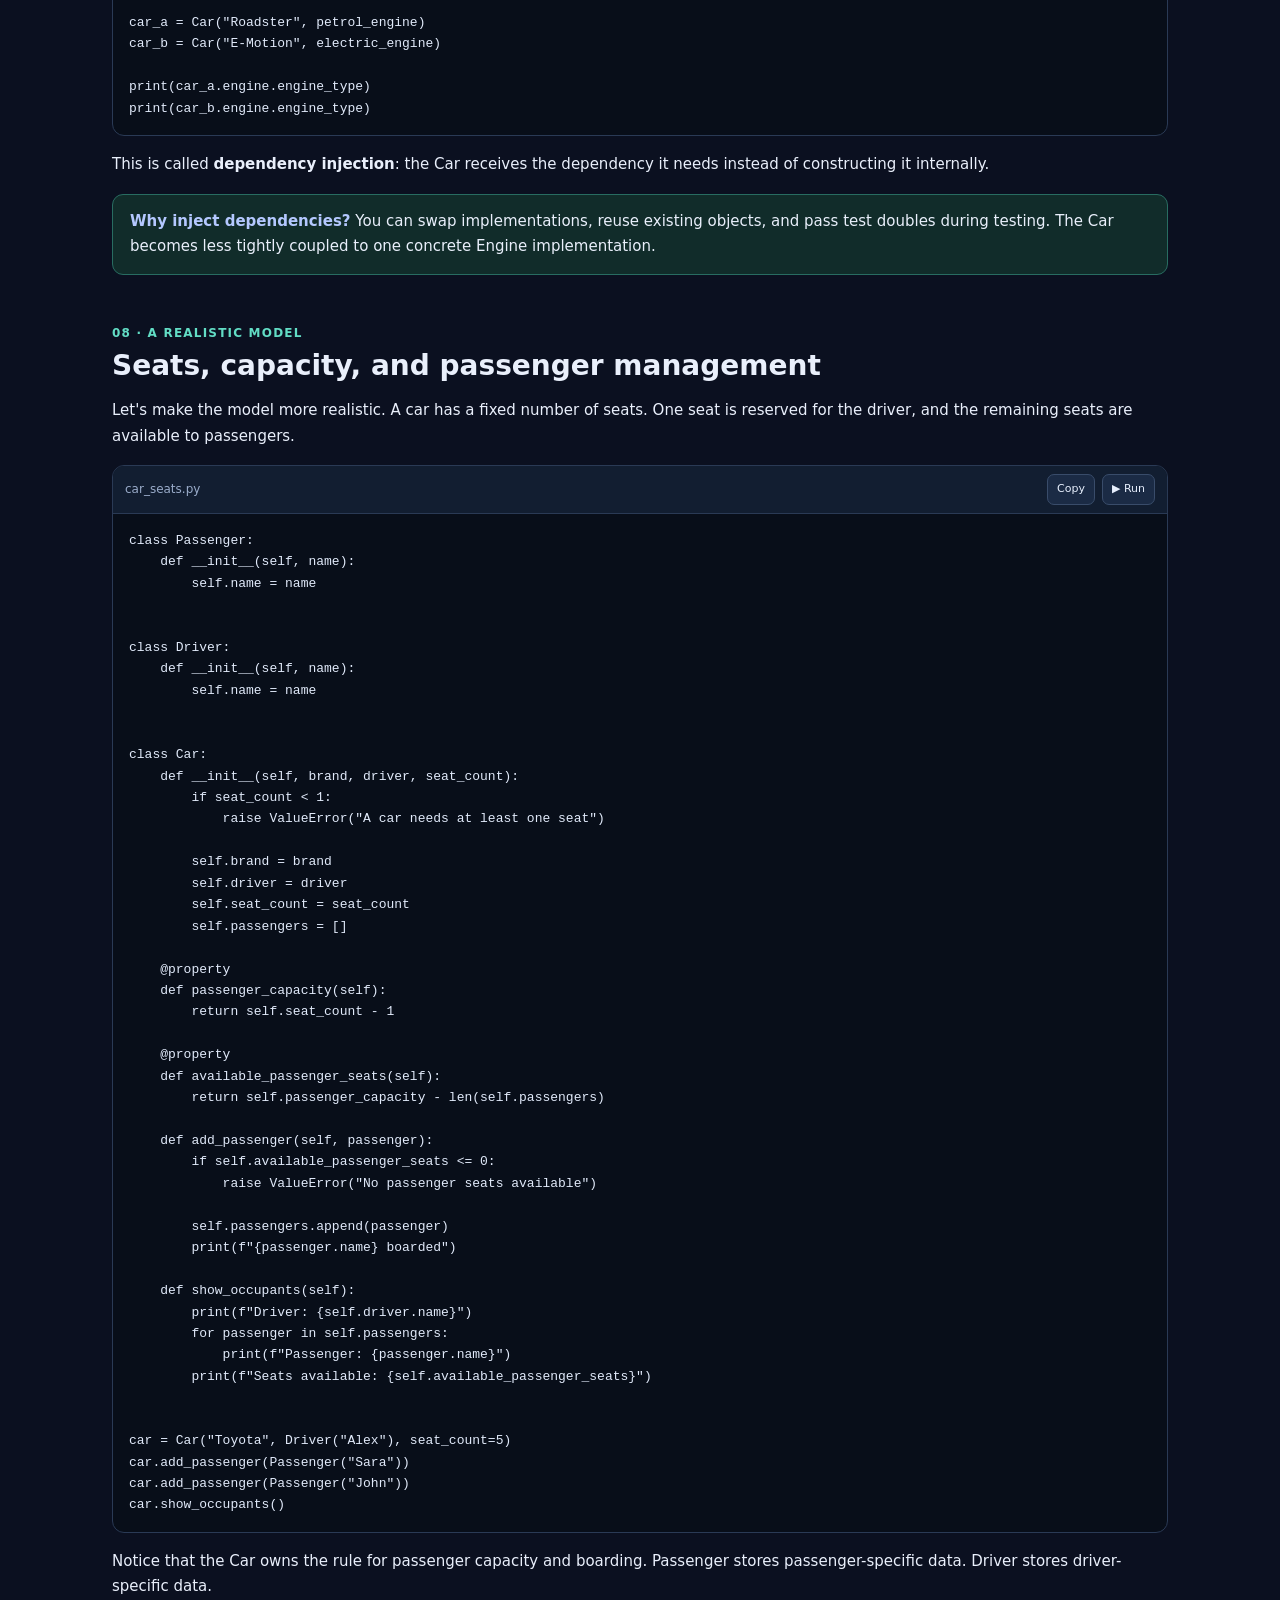
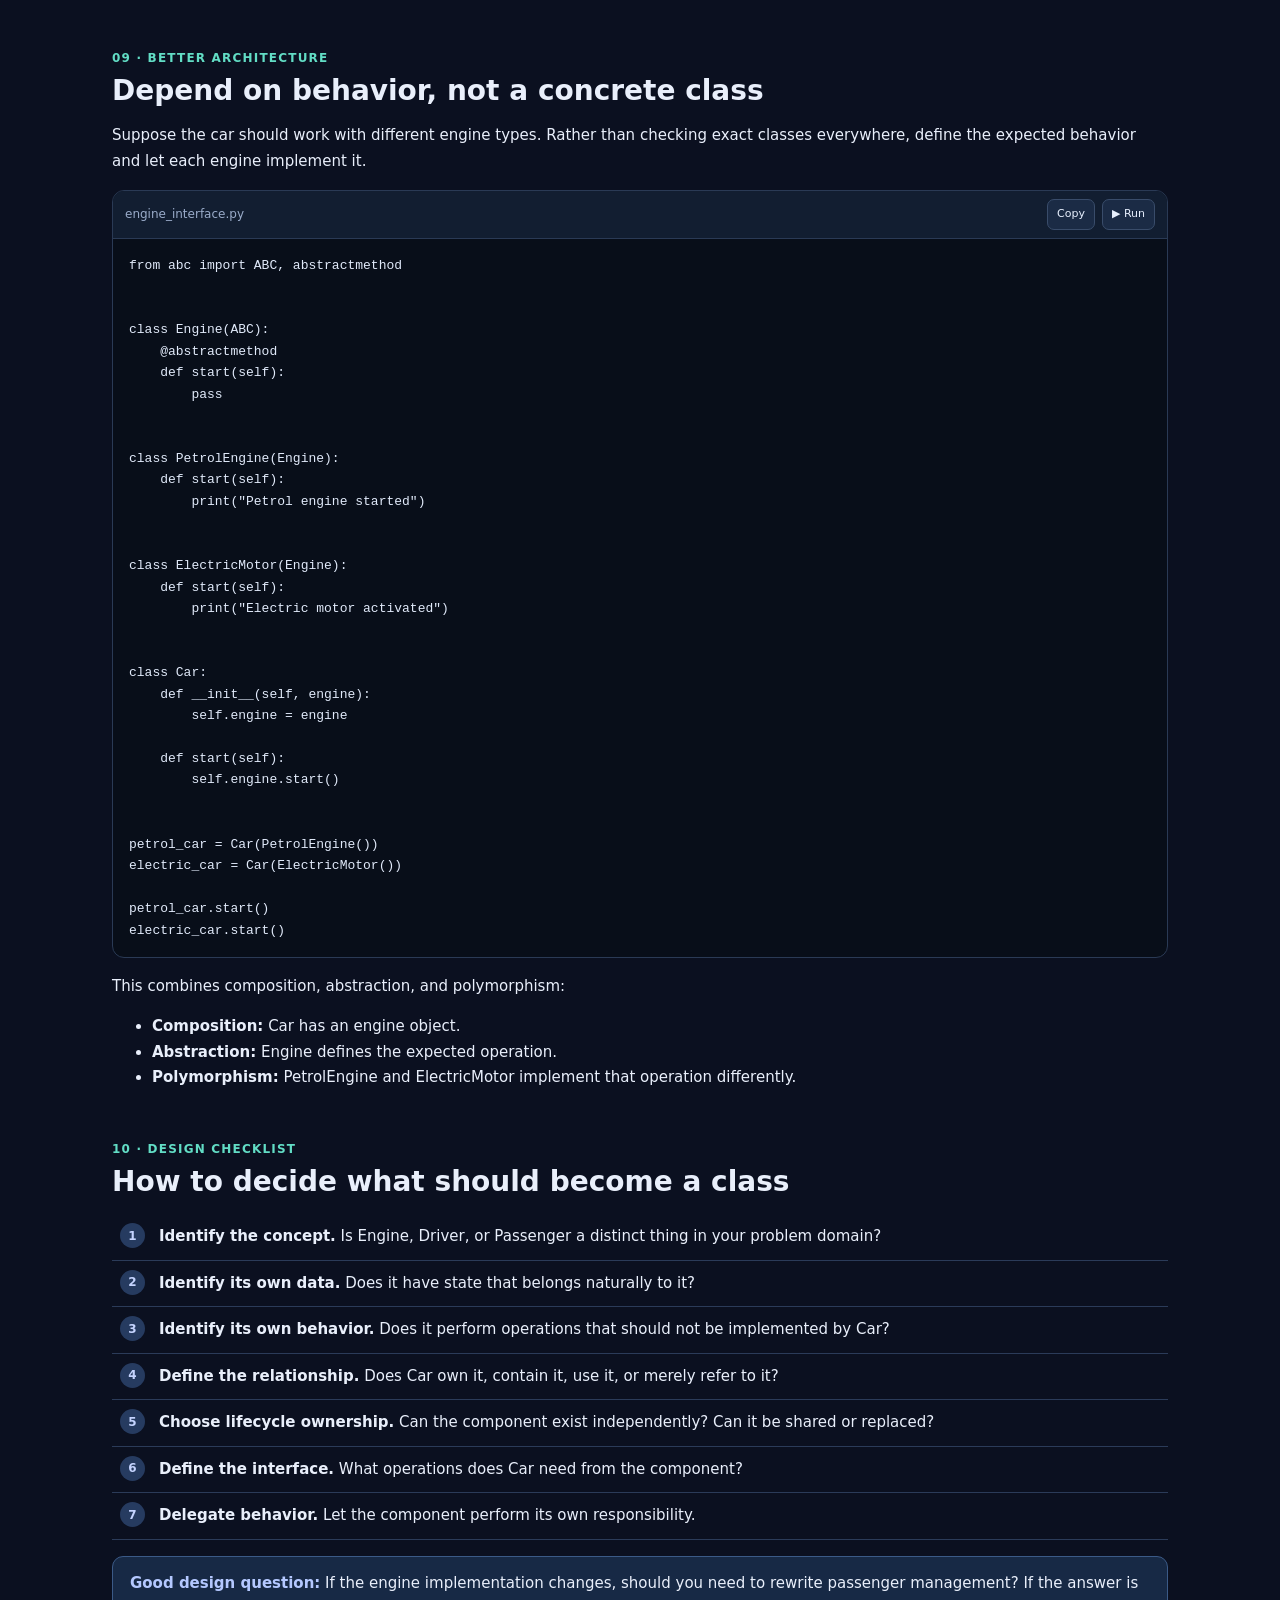
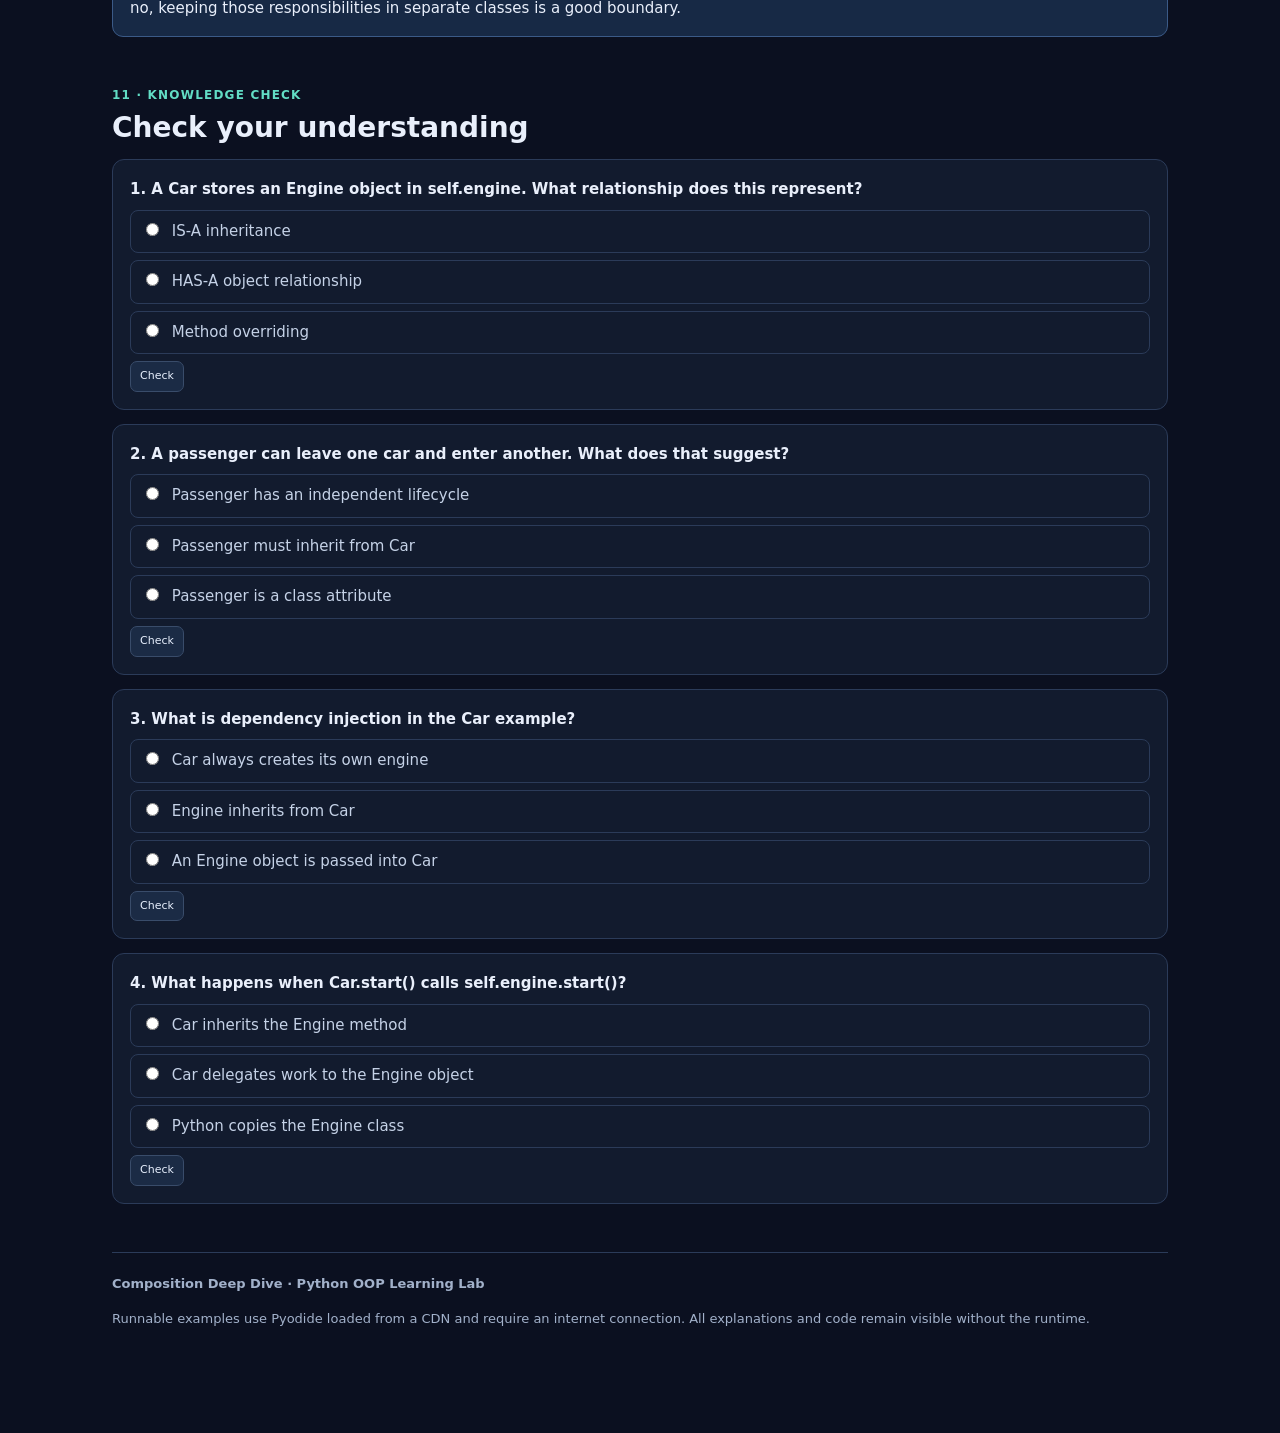
<file: tutorial/advancedPythonObjectOrientedProgramming.html>
<!DOCTYPE html>
<html lang="en">
<head>
<meta charset="UTF-8">
<meta name="viewport" content="width=device-width, initial-scale=1">
<title>Python OOP — Composition Deep Dive</title>
<style>
:root{--bg:#0b1020;--panel:#121b2e;--panel2:#192640;--text:#e9effb;--muted:#a2b1ca;--line:#2b3b59;--blue:#8eacff;--teal:#62ddc5;--gold:#f1c777;--code:#080e19;--red:#ff929e}
*{box-sizing:border-box}body{margin:0;background:var(--bg);color:var(--text);font:15px/1.7 system-ui,-apple-system,"Segoe UI",sans-serif}a{color:var(--blue)}button{cursor:pointer;font:inherit}.top{position:sticky;top:0;z-index:5;background:#0b1020ee;backdrop-filter:blur(12px);border-bottom:1px solid var(--line);padding:13px max(20px,calc((100% - 1180px)/2));display:flex;justify-content:space-between;align-items:center}.brand{font-weight:800}.brand span{color:var(--teal)}.top a{text-decoration:none;border:1px solid var(--line);border-radius:8px;padding:6px 11px;font-size:13px}main{max-width:1100px;margin:auto;padding:35px 22px 90px}.hero{padding:35px;border:1px solid var(--line);border-radius:20px;background:radial-gradient(ellipse at 90% 0%,#344c8955,transparent 50%),linear-gradient(135deg,#182846,#11192a)}.eyebrow{color:var(--teal);font-size:12px;font-weight:800;letter-spacing:1.4px;text-transform:uppercase}.hero h1{font-size:clamp(32px,5vw,52px);line-height:1.12;margin:10px 0}.hero p{color:#bdcbe0;max-width:780px;font-size:17px}.tags{display:flex;gap:8px;flex-wrap:wrap}.tag{font-size:12px;border:1px solid #ffffff25;background:#ffffff0b;padding:4px 9px;border-radius:7px}section{margin:48px 0;scroll-margin-top:80px}.kicker{font-size:12px;color:var(--teal);font-weight:800;letter-spacing:1.2px;text-transform:uppercase}h2{font-size:28px;line-height:1.25;margin:5px 0 12px}h3{font-size:19px;margin:24px 0 8px}h4{margin:0 0 7px}.lead{font-size:16px;color:#bbc9df;max-width:850px}.muted{color:var(--muted)}.grid{display:grid;grid-template-columns:repeat(3,1fr);gap:13px;margin:17px 0}.card{background:var(--panel);border:1px solid var(--line);border-radius:13px;padding:16px}.card p{color:var(--muted);font-size:14px;margin:5px 0 0}.callout{background:#172945;border:1px solid #3b5a87;padding:14px 17px;border-radius:11px;margin:16px 0}.callout strong{color:#b4c8ff}.tip{background:#112c2a;border-color:#286c61}.warning{background:#302718;border-color:#806737}.diagram{display:flex;align-items:center;justify-content:center;gap:9px;flex-wrap:wrap;padding:20px;background:var(--panel);border:1px solid var(--line);border-radius:14px;margin:18px 0}.node{background:#1b2d4c;border:1px solid #5273a9;padding:12px 16px;border-radius:10px;text-align:center;min-width:125px}.node small{display:block;color:#b0bfd8;font-size:11px}.arrow{color:var(--teal);font-size:20px}.code{background:var(--code);border:1px solid #2a3a55;border-radius:12px;overflow:hidden;margin:16px 0}.codehead{display:flex;justify-content:space-between;align-items:center;background:#121e31;padding:8px 12px;border-bottom:1px solid #2a3a55;color:#9aacca;font-size:12px}.actions{display:flex;gap:7px}.btn{border:1px solid #394c6a;background:#1b2b45;color:#e7effd;padding:5px 9px;border-radius:7px;font-size:11px}.btn:disabled{opacity:.6}pre{margin:0;padding:16px;overflow:auto;color:#e1eafa;font:13px/1.65 Consolas,monospace;tab-size:4}.output{display:none;white-space:pre-wrap;padding:12px 15px;border-top:1px solid #2a3a55;color:#9de5c9;font:12px/1.6 Consolas,monospace}.output.show{display:block}.inline{font: .92em Consolas,monospace;color:#b8caff;background:#1c2a43;padding:2px 5px;border-radius:5px}.table{overflow:auto;border:1px solid var(--line);border-radius:10px;margin:16px 0}table{width:100%;border-collapse:collapse;min-width:600px;font-size:13px}th,td{text-align:left;padding:11px 13px;border-bottom:1px solid var(--line)}th{background:var(--panel2)}td{color:#bdc9dd}tr:last-child td{border:0}.steps{counter-reset:step;list-style:none;padding:0}.steps li{counter-increment:step;padding:10px 12px 10px 47px;position:relative;border-bottom:1px solid var(--line)}.steps li:before{content:counter(step);position:absolute;left:8px;top:9px;width:25px;height:25px;display:grid;place-items:center;background:#263b60;border-radius:50%;color:#c5d4ff;font-size:12px;font-weight:700}.quiz{background:var(--panel);border:1px solid var(--line);border-radius:12px;padding:17px;margin:14px 0}.choice{display:block;border:1px solid var(--line);border-radius:8px;padding:8px 10px;margin:7px 0;color:#c5d2e7}.choice input{accent-color:var(--blue);margin-right:8px}.feedback{display:none;margin-top:9px;font-size:13px}.feedback.show{display:block}.good{color:var(--teal)}.bad{color:var(--red)}.footer{border-top:1px solid var(--line);padding-top:20px;color:var(--muted);font-size:13px}
@media(max-width:700px){main{padding:23px 15px 60px}.hero{padding:23px}.grid{grid-template-columns:1fr}.top{padding:12px 15px}h2{font-size:24px}}
</style>
</head>
<body>
<header class="top"><div class="brand">PYTHON<span>OOP</span> / Composition Deep Dive</div><a href="#start">Start lesson ↓</a></header>
<main>
<div class="hero" id="start">
<div class="eyebrow">Object-oriented design · Advanced lesson</div>
<h1>Composition:<br>A Car Built from Objects</h1>
<p>A car is not just one large object containing unrelated variables. It is a system of collaborating objects: an engine performs work, a driver operates the car, and passengers occupy seats.</p>
<div class="tags"><span class="tag">HAS-A relationship</span><span class="tag">Object collaboration</span><span class="tag">Ownership & lifecycle</span><span class="tag">Dependency injection</span></div>
</div>

<section>
<div class="kicker">01 · The central idea</div><h2>What is composition?</h2>
<p class="lead">Composition is an OOP design technique in which an object is built using other objects. Instead of inheriting all behavior from a parent class, the containing object delegates work to its component objects.</p>
<div class="diagram">
<div class="node"><b>Car</b><small>Whole object</small></div><div class="arrow">contains →</div>
<div class="node"><b>Engine</b><small>Component</small></div><div class="node"><b>Driver</b><small>Component</small></div><div class="node"><b>Passengers</b><small>Components</small></div>
</div>
<div class="grid">
<div class="card"><h4>Car has an Engine</h4><p>The engine provides start, stop, and power-related behavior.</p></div>
<div class="card"><h4>Car has a Driver</h4><p>The driver has identity and can perform driving actions.</p></div>
<div class="card"><h4>Car has Passengers</h4><p>The car manages a collection of people occupying seats.</p></div>
</div>
<div class="callout"><strong>Key distinction:</strong> A Driver is not a kind of Car. A Passenger is not a kind of Car. They are separate objects that collaborate with a Car.</div>
</section>

<section>
<div class="kicker">02 · Start with the wrong design</div><h2>Why not put everything inside Car?</h2>
<p>Imagine writing one enormous class that stores engine details, driver information, passenger records, seat allocation, and every related operation.</p>
<div class="code"><div class="codehead"><span>Not recommended: one class doing everything</span><div class="actions"><button class="btn copy">Copy</button></div></div><pre><code>class Car:
    def __init__(self, brand, engine_type, driver_name):
        self.brand = brand
        self.engine_type = engine_type
        self.engine_running = False
        self.driver_name = driver_name
        self.passenger_names = []
        self.fuel_level = 50

    def start_engine(self):
        self.engine_running = True

    def add_passenger(self, name):
        self.passenger_names.append(name)

    def driver_introduces(self):
        print(self.driver_name)

    def refuel(self, amount):
        self.fuel_level += amount</code></pre></div>
<p>This may work for a tiny example, but the class now has several responsibilities. As the application grows, it becomes harder to test, extend, and maintain.</p>
</section>

<section>
<div class="kicker">03 · Build the components</div><h2>Give every concept its own class</h2>
<p>Each class should represent a meaningful concept and own the behavior related to that concept.</p>
<h3>Engine class</h3>
<div class="code"><div class="codehead"><span>engine.py</span><div class="actions"><button class="btn copy">Copy</button><button class="btn run">▶ Run</button></div></div><pre><code>class Engine:
    def __init__(self, engine_type, horsepower):
        self.engine_type = engine_type
        self.horsepower = horsepower
        self.is_running = False

    def start(self):
        if self.is_running:
            print("Engine is already running")
            return

        self.is_running = True
        print("Engine started")

    def stop(self):
        self.is_running = False
        print("Engine stopped")

    def status(self):
        return "Running" if self.is_running else "Stopped"


engine = Engine("Petrol", 150)
engine.start()
print(engine.status())</code></pre><div class="output"></div></div>
<h3>Driver class</h3>
<div class="code"><div class="codehead"><span>driver.py</span><div class="actions"><button class="btn copy">Copy</button><button class="btn run">▶ Run</button></div></div><pre><code>class Driver:
    def __init__(self, name, license_number):
        self.name = name
        self.license_number = license_number

    def drive(self):
        print(f"{self.name} is driving")

    def introduce(self):
        print(f"Driver: {self.name}") 


driver = Driver("Amin", "D-1024")
driver.introduce()
driver.drive()</code></pre><div class="output"></div></div>
<h3>Passenger class</h3>
<div class="code"><div class="codehead"><span>passenger.py</span><div class="actions"><button class="btn copy">Copy</button><button class="btn run">▶ Run</button></div></div><pre><code>class Passenger:
    def __init__(self, name):
        self.name = name

    def introduce(self):
        print(f"Passenger: {self.name}")


passenger = Passenger("Sara")
passenger.introduce()</code></pre><div class="output"></div></div>
</section>

<section>
<div class="kicker">04 · Connect the objects</div><h2>Car contains an Engine, Driver, and Passengers</h2>
<p>Now the Car class receives objects and coordinates them. Notice the important difference: <span class="inline">self.engine</span> stores an Engine object, not merely an engine-type string.</p>
<div class="code"><div class="codehead"><span>car_composition.py</span><div class="actions"><button class="btn copy">Copy</button><button class="btn run">▶ Run</button></div></div><pre><code>class Engine:
    def __init__(self, engine_type):
        self.engine_type = engine_type
        self.is_running = False

    def start(self):
        self.is_running = True
        print(f"{self.engine_type} engine started")

    def stop(self):
        self.is_running = False
        print("Engine stopped")


class Driver:
    def __init__(self, name):
        self.name = name

    def drive(self):
        print(f"{self.name} is driving")


class Passenger:
    def __init__(self, name):
        self.name = name


class Car:
    def __init__(self, brand, engine, driver):
        self.brand = brand
        self.engine = engine
        self.driver = driver
        self.passengers = []

    def add_passenger(self, passenger):
        self.passengers.append(passenger)
        print(f"{passenger.name} entered the car")

    def start(self):
        print(f"Starting {self.brand}")
        self.engine.start()
        self.driver.drive()

    def show_passengers(self):
        print("Passengers:")
        for passenger in self.passengers:
            print(f"- {passenger.name}")


engine = Engine("Petrol")
driver = Driver("Alex")
car = Car("Toyota", engine, driver)

car.add_passenger(Passenger("Sara"))
car.add_passenger(Passenger("John"))

car.start()
car.show_passengers()</code></pre><div class="output"></div></div>
<div class="callout tip"><strong>Look closely:</strong> <span class="inline">self.engine = engine</span> stores a reference to an existing Engine object. When <span class="inline">self.engine.start()</span> is called, the Car delegates the operation to that component.</div>
</section>

<section>
<div class="kicker">05 · Understand the references</div><h2>Objects are connected by references</h2>
<p>Python variables hold references to objects. When you pass an object to a constructor, you generally pass a reference to the same object — you do not automatically make a copy.</p>
<div class="diagram">
<div class="node"><b>car</b><small>Car instance</small></div><div class="arrow">self.engine →</div><div class="node"><b>engine</b><small>Engine instance</small></div>
<div class="node"><b>driver</b><small>Driver instance</small></div><div class="arrow">self.driver →</div><div class="node"><b>Car</b><small>references both</small></div>
</div>
<div class="code"><div class="codehead"><span>reference_identity.py</span><div class="actions"><button class="btn copy">Copy</button><button class="btn run">▶ Run</button></div></div><pre><code>class Engine:
    pass


class Car:
    def __init__(self, engine):
        self.engine = engine


engine = Engine()
car = Car(engine)

print(car.engine is engine)  # True

engine.custom_note = "Shared object"
print(car.engine.custom_note)</code></pre><div class="output"></div></div>
<p>Because both names refer to the same object, a change made through one reference can be observed through the other.</p>
</section>

<section>
<div class="kicker">06 · Object relationship types</div><h2>Composition vs aggregation</h2>
<p>Both are forms of object association. The distinction is about ownership and lifecycle, not a special Python keyword.</p>
<div class="table"><table><thead><tr><th>Relationship</th><th>Ownership idea</th><th>Example</th><th>Typical lifecycle</th></tr></thead><tbody>
<tr><td>Composition</td><td>Strong whole-part ownership</td><td>Car owns its built-in engine component</td><td>Part is conceptually tied to the whole</td></tr>
<tr><td>Aggregation</td><td>Weak/shared association</td><td>Car has a passenger</td><td>Passenger exists independently</td></tr>
<tr><td>Association</td><td>Objects know or use each other</td><td>Driver operates a car</td><td>Independent lifecycles</td></tr>
</tbody></table></div>
<div class="callout warning"><strong>Important nuance:</strong> Python does not enforce composition or aggregation. These are design concepts. A Car can own an Engine, but an Engine object can also exist independently in Python. The relationship is determined by your design and lifecycle rules.</div>
<h3>Example: a passenger exists without the car</h3>
<div class="code"><div class="codehead"><span>aggregation.py</span><div class="actions"><button class="btn copy">Copy</button><button class="btn run">▶ Run</button></div></div><pre><code>class Passenger:
    def __init__(self, name):
        self.name = name


class Car:
    def __init__(self):
        self.passengers = []

    def board(self, passenger):
        self.passengers.append(passenger)


sara = Passenger("Sara")
car = Car()

car.board(sara)

print(car.passengers[0] is sara)
del car

# Sara still exists because another reference points to her.
print(sara.name)</code></pre><div class="output"></div></div>
<p>Deleting the variable <span class="inline">car</span> does not delete Sara. The passenger has an independent reference and lifecycle.</p>
</section>

<section>
<div class="kicker">07 · Who creates the component?</div><h2>Two ways to construct composed objects</h2>
<h3>1. Create components inside the whole</h3>
<div class="code"><div class="codehead"><span>internal_creation.py</span><div class="actions"><button class="btn copy">Copy</button><button class="btn run">▶ Run</button></div></div><pre><code>class Engine:
    def __init__(self, engine_type):
        self.engine_type = engine_type


class Car:
    def __init__(self, brand):
        self.brand = brand
        self.engine = Engine("Electric")


car = Car("Nova")
print(car.engine.engine_type)</code></pre><div class="output"></div></div>
<p>This is convenient when the Car is responsible for creating and managing its Engine component.</p>
<h3>2. Inject components from outside</h3>
<div class="code"><div class="codehead"><span>dependency_injection.py</span><div class="actions"><button class="btn copy">Copy</button><button class="btn run">▶ Run</button></div></div><pre><code>class Engine:
    def __init__(self, engine_type):
        self.engine_type = engine_type


class Car:
    def __init__(self, brand, engine):
        self.brand = brand
        self.engine = engine


petrol_engine = Engine("Petrol")
electric_engine = Engine("Electric")

car_a = Car("Roadster", petrol_engine)
car_b = Car("E-Motion", electric_engine)

print(car_a.engine.engine_type)
print(car_b.engine.engine_type)</code></pre><div class="output"></div></div>
<p>This is called <strong>dependency injection</strong>: the Car receives the dependency it needs instead of constructing it internally.</p>
<div class="callout tip"><strong>Why inject dependencies?</strong> You can swap implementations, reuse existing objects, and pass test doubles during testing. The Car becomes less tightly coupled to one concrete Engine implementation.</div>
</section>

<section>
<div class="kicker">08 · A realistic model</div><h2>Seats, capacity, and passenger management</h2>
<p>Let's make the model more realistic. A car has a fixed number of seats. One seat is reserved for the driver, and the remaining seats are available to passengers.</p>
<div class="code"><div class="codehead"><span>car_seats.py</span><div class="actions"><button class="btn copy">Copy</button><button class="btn run">▶ Run</button></div></div><pre><code>class Passenger:
    def __init__(self, name):
        self.name = name


class Driver:
    def __init__(self, name):
        self.name = name


class Car:
    def __init__(self, brand, driver, seat_count):
        if seat_count < 1:
            raise ValueError("A car needs at least one seat")

        self.brand = brand
        self.driver = driver
        self.seat_count = seat_count
        self.passengers = []

    @property
    def passenger_capacity(self):
        return self.seat_count - 1

    @property
    def available_passenger_seats(self):
        return self.passenger_capacity - len(self.passengers)

    def add_passenger(self, passenger):
        if self.available_passenger_seats <= 0:
            raise ValueError("No passenger seats available")

        self.passengers.append(passenger)
        print(f"{passenger.name} boarded")

    def show_occupants(self):
        print(f"Driver: {self.driver.name}")
        for passenger in self.passengers:
            print(f"Passenger: {passenger.name}")
        print(f"Seats available: {self.available_passenger_seats}")


car = Car("Toyota", Driver("Alex"), seat_count=5)
car.add_passenger(Passenger("Sara"))
car.add_passenger(Passenger("John"))
car.show_occupants()</code></pre><div class="output"></div></div>
<p>Notice that the Car owns the rule for passenger capacity and boarding. Passenger stores passenger-specific data. Driver stores driver-specific data.</p>
</section>

<section>
<div class="kicker">09 · Better architecture</div><h2>Depend on behavior, not a concrete class</h2>
<p>Suppose the car should work with different engine types. Rather than checking exact classes everywhere, define the expected behavior and let each engine implement it.</p>
<div class="code"><div class="codehead"><span>engine_interface.py</span><div class="actions"><button class="btn copy">Copy</button><button class="btn run">▶ Run</button></div></div><pre><code>from abc import ABC, abstractmethod


class Engine(ABC):
    @abstractmethod
    def start(self):
        pass


class PetrolEngine(Engine):
    def start(self):
        print("Petrol engine started")


class ElectricMotor(Engine):
    def start(self):
        print("Electric motor activated")


class Car:
    def __init__(self, engine):
        self.engine = engine

    def start(self):
        self.engine.start()


petrol_car = Car(PetrolEngine())
electric_car = Car(ElectricMotor())

petrol_car.start()
electric_car.start()</code></pre><div class="output"></div></div>
<p>This combines composition, abstraction, and polymorphism:</p>
<ul><li><strong>Composition:</strong> Car has an engine object.</li><li><strong>Abstraction:</strong> Engine defines the expected operation.</li><li><strong>Polymorphism:</strong> PetrolEngine and ElectricMotor implement that operation differently.</li></ul>
</section>

<section>
<div class="kicker">10 · Design checklist</div><h2>How to decide what should become a class</h2>
<ol class="steps">
<li><strong>Identify the concept.</strong> Is Engine, Driver, or Passenger a distinct thing in your problem domain?</li>
<li><strong>Identify its own data.</strong> Does it have state that belongs naturally to it?</li>
<li><strong>Identify its own behavior.</strong> Does it perform operations that should not be implemented by Car?</li>
<li><strong>Define the relationship.</strong> Does Car own it, contain it, use it, or merely refer to it?</li>
<li><strong>Choose lifecycle ownership.</strong> Can the component exist independently? Can it be shared or replaced?</li>
<li><strong>Define the interface.</strong> What operations does Car need from the component?</li>
<li><strong>Delegate behavior.</strong> Let the component perform its own responsibility.</li>
</ol>
<div class="callout"><strong>Good design question:</strong> If the engine implementation changes, should you need to rewrite passenger management? If the answer is no, keeping those responsibilities in separate classes is a good boundary.</div>
</section>

<section>
<div class="kicker">11 · Knowledge check</div><h2>Check your understanding</h2>
<div class="quiz" data-answer="b" data-explain="Car has an Engine object, so this is a HAS-A relationship: composition or aggregation depending on ownership semantics."><b>1. A Car stores an Engine object in self.engine. What relationship does this represent?</b><label class="choice"><input type="radio" name="q1" value="a"> IS-A inheritance</label><label class="choice"><input type="radio" name="q1" value="b"> HAS-A object relationship</label><label class="choice"><input type="radio" name="q1" value="c"> Method overriding</label><button class="btn check">Check</button><div class="feedback"></div></div>
<div class="quiz" data-answer="a" data-explain="A Passenger can exist independently of a particular Car, which is why this is commonly modeled as aggregation or association."><b>2. A passenger can leave one car and enter another. What does that suggest?</b><label class="choice"><input type="radio" name="q2" value="a"> Passenger has an independent lifecycle</label><label class="choice"><input type="radio" name="q2" value="b"> Passenger must inherit from Car</label><label class="choice"><input type="radio" name="q2" value="c"> Passenger is a class attribute</label><button class="btn check">Check</button><div class="feedback"></div></div>
<div class="quiz" data-answer="c" data-explain="Dependency injection supplies the Engine from outside, making the Car easier to configure and test."><b>3. What is dependency injection in the Car example?</b><label class="choice"><input type="radio" name="q3" value="a"> Car always creates its own engine</label><label class="choice"><input type="radio" name="q3" value="b"> Engine inherits from Car</label><label class="choice"><input type="radio" name="q3" value="c"> An Engine object is passed into Car</label><button class="btn check">Check</button><div class="feedback"></div></div>
<div class="quiz" data-answer="b" data-explain="Delegation means Car asks its Engine component to perform engine-specific work."><b>4. What happens when Car.start() calls self.engine.start()?</b><label class="choice"><input type="radio" name="q4" value="a"> Car inherits the Engine method</label><label class="choice"><input type="radio" name="q4" value="b"> Car delegates work to the Engine object</label><label class="choice"><input type="radio" name="q4" value="c"> Python copies the Engine class</label><button class="btn check">Check</button><div class="feedback"></div></div>
</section>
<div class="footer"><strong>Composition Deep Dive · Python OOP Learning Lab</strong><p>Runnable examples use Pyodide loaded from a CDN and require an internet connection. All explanations and code remain visible without the runtime.</p></div>
</main>
<script>
let runtime;
async function getPython(){
 if(!runtime){
  runtime=(async()=>{
   const script=document.createElement('script');
   script.src='https://cdn.jsdelivr.net/pyodide/v0.27.7/full/pyodide.js';
   document.head.appendChild(script);
   await new Promise((resolve,reject)=>{script.onload=resolve;script.onerror=()=>reject(new Error('Could not load Python. Check your internet connection.'));});
   return loadPyodide();
  })();
 }
 return runtime;
}
document.querySelectorAll('.code').forEach(block=>{
 const source=block.querySelector('code'), output=block.querySelector('.output');
 block.querySelector('.copy')?.addEventListener('click',async e=>{
  const button=e.currentTarget;
  try{await navigator.clipboard.writeText(source.innerText);button.textContent='Copied!';}
  catch{button.textContent='Select code';}
  setTimeout(()=>button.textContent='Copy',1300);
 });
 block.querySelector('.run')?.addEventListener('click',async e=>{
  const button=e.currentTarget;button.disabled=true;button.textContent='Loading…';
  output.classList.add('show');output.textContent='Starting Python…';
  try{
   const py=await getPython();let stdout='',stderr='';
   py.setStdout({batched:value=>stdout+=value+'\n'});
   py.setStderr({batched:value=>stderr+=value+'\n'});
   try{await py.runPythonAsync(source.innerText);output.textContent=(stdout||'Code completed without printed output.')+(stderr?'\n'+stderr:'');}
   catch(error){output.textContent=(stdout?stdout+'\n':'')+'Error: '+error.message;}
  }catch(error){output.textContent=error.message;}
  finally{button.disabled=false;button.textContent='▶ Run';}
 });
});
document.querySelectorAll('.quiz .check').forEach(button=>{
 button.addEventListener('click',()=>{
  const quiz=button.closest('.quiz'), selected=quiz.querySelector('input:checked'), feedback=quiz.querySelector('.feedback');
  feedback.classList.add('show');
  if(!selected){feedback.innerHTML='<span class="bad">Choose an answer first.</span>';return;}
  const correct=selected.value===quiz.dataset.answer;
  feedback.innerHTML=`<span class="${correct?'good':'bad'}">${correct?'Correct!':'Not quite.'}</span> ${quiz.dataset.explain}`;
 });
});
</script>
</body>
</html>
</file>
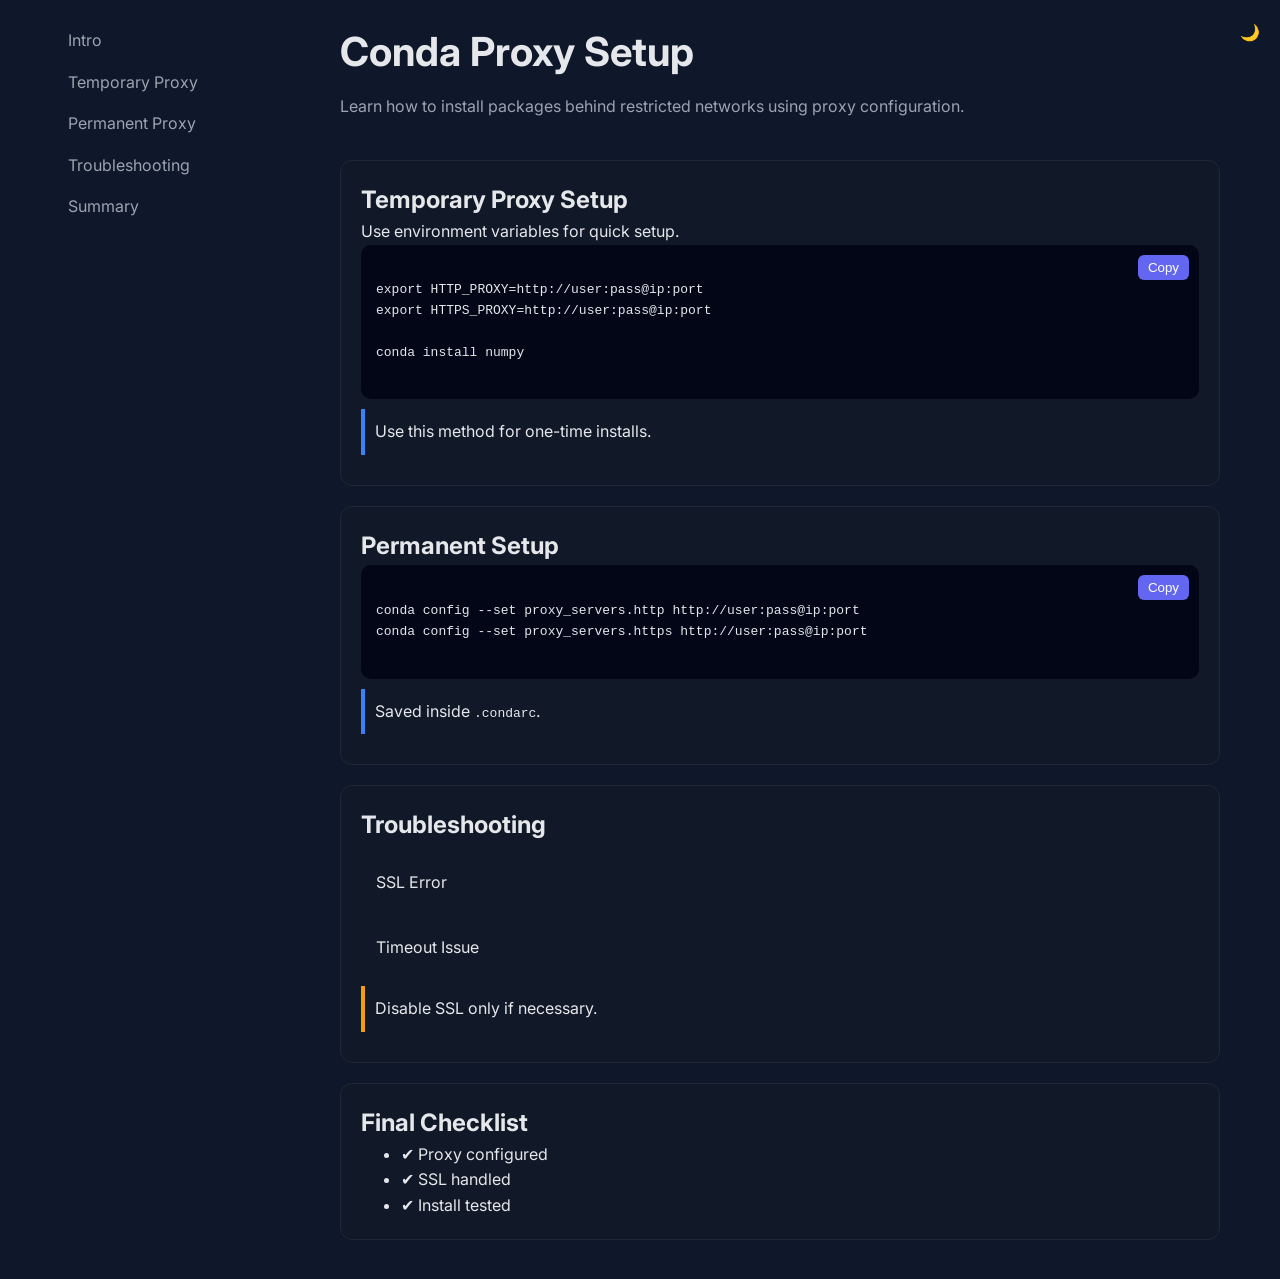
<file: tutorial/Conda_Proxy_Setup.html>
<!DOCTYPE html>
<html lang="en">
<head>
<meta charset="UTF-8">
<meta name="viewport" content="width=device-width, initial-scale=1.0">
<title>Conda Proxy Setup Guide</title>

<!-- Google Font -->
<link href="https://fonts.googleapis.com/css2?family=Inter:wght@300;400;600&display=swap" rel="stylesheet">

<style>
:root {
  --bg: #0f172a;
  --card: #111827;
  --text: #e5e7eb;
  --muted: #9ca3af;
  --accent: #6366f1;
  --border: #1f2933;
}

.light {
  --bg: #f9fafb;
  --card: #ffffff;
  --text: #111827;
  --muted: #6b7280;
  --border: #e5e7eb;
}

* {
  box-sizing: border-box;
  margin: 0;
}

body {
  font-family: 'Inter', sans-serif;
  background: var(--bg);
  color: var(--text);
  line-height: 1.6;
  scroll-behavior: smooth;
}

/* Layout */
.container {
  display: flex;
  max-width: 1200px;
  margin: auto;
  padding: 20px;
}

aside {
  width: 240px;
  position: sticky;
  top: 20px;
  height: fit-content;
}

aside a {
  display: block;
  color: var(--muted);
  text-decoration: none;
  padding: 8px;
  transition: 0.3s;
}

aside a:hover {
  color: var(--accent);
}

/* Main */
main {
  flex: 1;
  padding-left: 40px;
}

/* Hero */
.hero {
  margin-bottom: 40px;
}

.hero h1 {
  font-size: 2.5rem;
}

.hero p {
  color: var(--muted);
  margin-top: 10px;
}

/* Cards */
.card {
  background: var(--card);
  padding: 20px;
  border-radius: 12px;
  margin-bottom: 20px;
  border: 1px solid var(--border);
  transition: transform 0.3s;
}

.card:hover {
  transform: translateY(-5px);
}

/* Code */
pre {
  background: #020617;
  padding: 15px;
  border-radius: 10px;
  overflow-x: auto;
  position: relative;
}

.copy-btn {
  position: absolute;
  top: 10px;
  right: 10px;
  background: var(--accent);
  border: none;
  color: white;
  padding: 5px 10px;
  border-radius: 6px;
  cursor: pointer;
}

/* Alerts */
.note {
  border-left: 4px solid #3b82f6;
  padding: 10px;
  margin: 10px 0;
}

.warning {
  border-left: 4px solid #f59e0b;
  padding: 10px;
  margin: 10px 0;
}

/* Accordion */
.accordion {
  cursor: pointer;
  padding: 15px;
  background: var(--card);
  margin-top: 10px;
  border-radius: 8px;
}

.panel {
  display: none;
  padding: 10px;
}

/* Toggle */
.toggle {
  position: fixed;
  top: 20px;
  right: 20px;
  cursor: pointer;
}

/* Reveal Animation */
.reveal {
  opacity: 0;
  transform: translateY(20px);
  transition: 0.6s;
}

.reveal.active {
  opacity: 1;
  transform: none;
}

/* Responsive */
@media(max-width: 900px) {
  .container {
    flex-direction: column;
  }
  aside {
    display: none;
  }
  main {
    padding-left: 0;
  }
}
</style>
</head>

<body>

<div class="toggle">🌙</div>

<div class="container">

<aside>
  <a href="#intro">Intro</a>
  <a href="#temporary">Temporary Proxy</a>
  <a href="#permanent">Permanent Proxy</a>
  <a href="#issues">Troubleshooting</a>
  <a href="#summary">Summary</a>
</aside>

<main>

<section class="hero reveal" id="intro">
  <h1>Conda Proxy Setup</h1>
  <p>Learn how to install packages behind restricted networks using proxy configuration.</p>
</section>

<section class="card reveal" id="temporary">
  <h2>Temporary Proxy Setup</h2>
  <p>Use environment variables for quick setup.</p>

  <pre>
<button class="copy-btn">Copy</button>
export HTTP_PROXY=http://user:pass@ip:port
export HTTPS_PROXY=http://user:pass@ip:port

conda install numpy
  </pre>

  <div class="note">Use this method for one-time installs.</div>
</section>

<section class="card reveal" id="permanent">
  <h2>Permanent Setup</h2>

  <pre>
<button class="copy-btn">Copy</button>
conda config --set proxy_servers.http http://user:pass@ip:port
conda config --set proxy_servers.https http://user:pass@ip:port
  </pre>

  <div class="note">Saved inside <code>.condarc</code>.</div>
</section>

<section class="card reveal" id="issues">
  <h2>Troubleshooting</h2>

  <div class="accordion">SSL Error</div>
  <div class="panel">
    <pre>
<button class="copy-btn">Copy</button>
conda config --set ssl_verify false
    </pre>
  </div>

  <div class="accordion">Timeout Issue</div>
  <div class="panel">
    <pre>
<button class="copy-btn">Copy</button>
conda config --set remote_connect_timeout_secs 30
    </pre>
  </div>

  <div class="warning">Disable SSL only if necessary.</div>
</section>

<section class="card reveal" id="summary">
  <h2>Final Checklist</h2>
  <ul>
    <li>✔ Proxy configured</li>
    <li>✔ SSL handled</li>
    <li>✔ Install tested</li>
  </ul>
</section>

</main>
</div>

<script>
// Dark Mode Toggle
document.querySelector('.toggle').onclick = () => {
  document.body.classList.toggle('light');
};

// Copy Button
document.querySelectorAll('.copy-btn').forEach(btn => {
  btn.onclick = () => {
    const code = btn.parentElement.innerText.replace("Copy", "");
    navigator.clipboard.writeText(code);
    btn.innerText = "Copied!";
    setTimeout(() => btn.innerText = "Copy", 2000);
  };
});

// Accordion
document.querySelectorAll('.accordion').forEach(acc => {
  acc.onclick = () => {
    const panel = acc.nextElementSibling;
    panel.style.display = panel.style.display === "block" ? "none" : "block";
  };
});

// Scroll Reveal
const observer = new IntersectionObserver(entries => {
  entries.forEach(e => {
    if (e.isIntersecting) e.target.classList.add('active');
  });
});

document.querySelectorAll('.reveal').forEach(el => observer.observe(el));

</script>

</body>
</html>
</file>
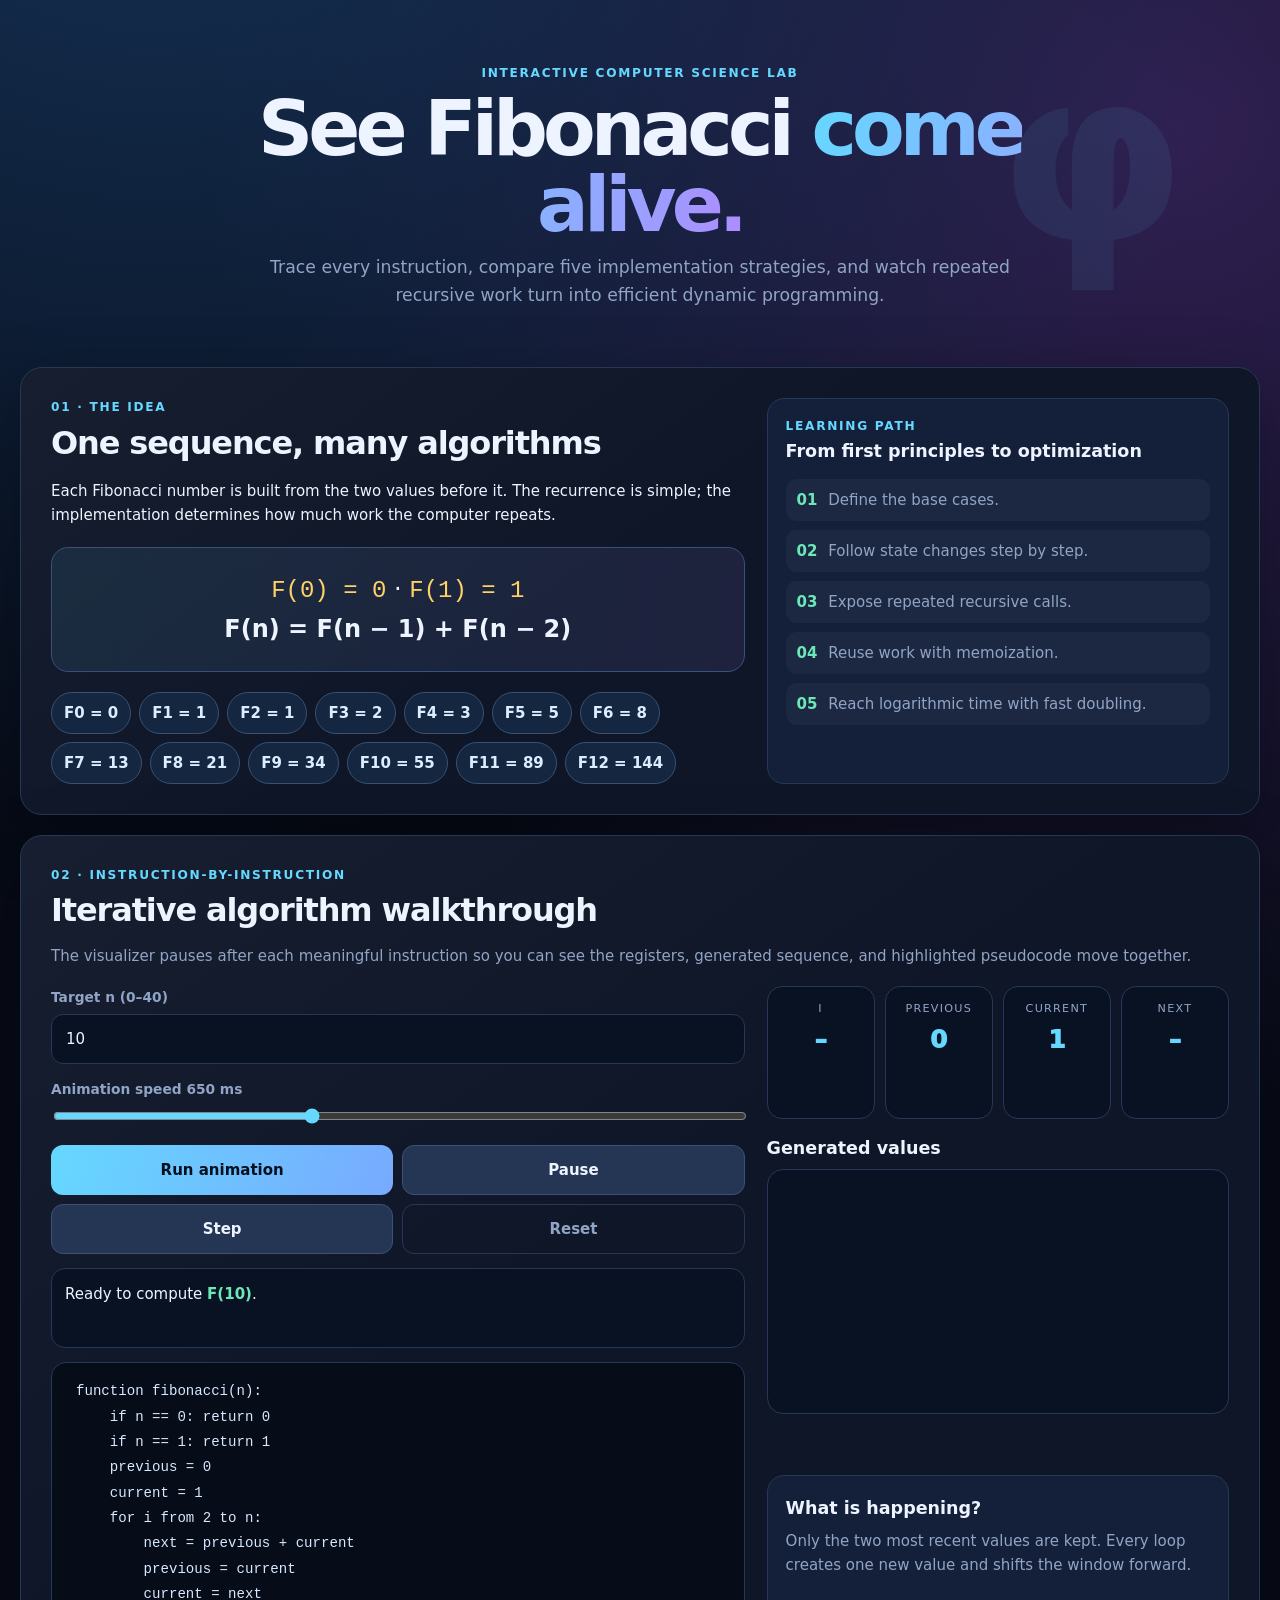
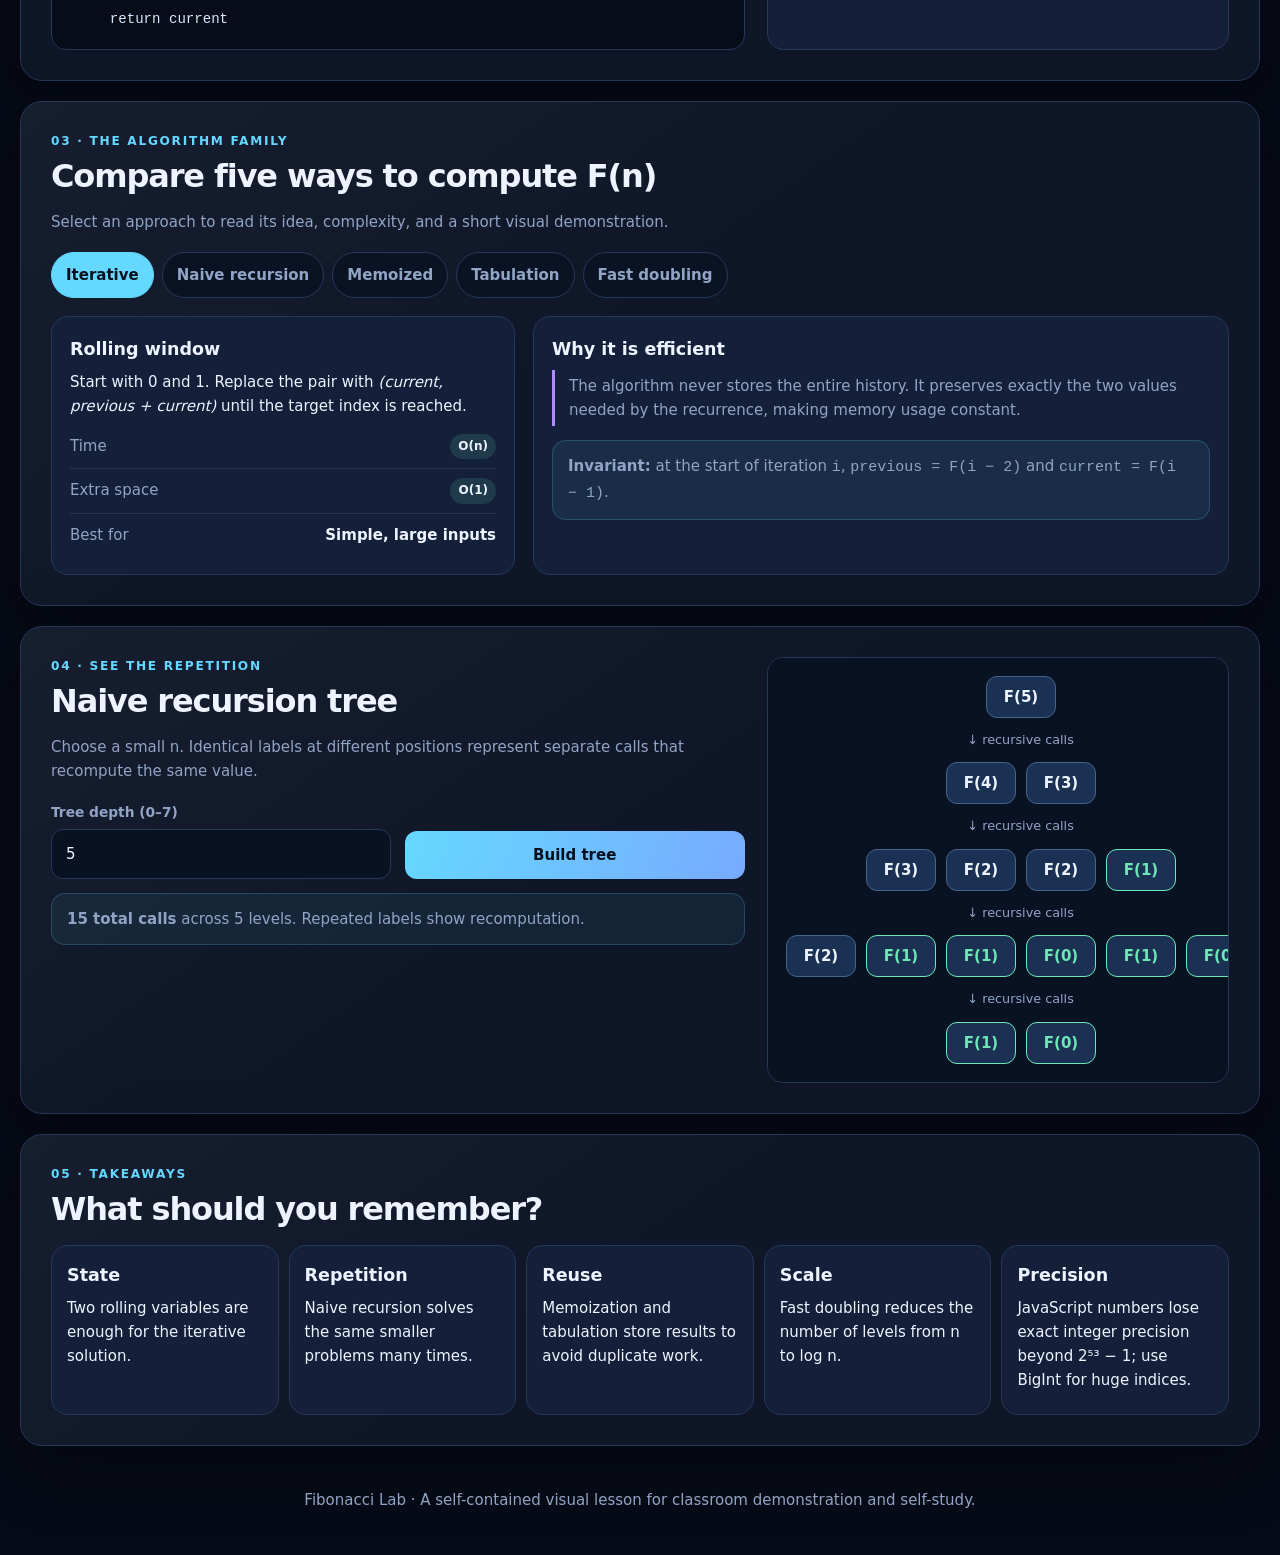
<file: tutorial/fibonacci_algorithm.html>
<!doctype html>
<html lang="en">
<head>
  <meta charset="UTF-8" />
  <meta name="viewport" content="width=device-width, initial-scale=1.0" />
  <meta name="description" content="An animated, interactive Fibonacci algorithm visualizer covering iterative, recursive, memoized, tabulated, and fast-doubling approaches." />
  <title>Fibonacci Lab — Algorithm Visualizer</title>
  <style>
    :root {
      --bg: #070b17; --surface: #0e1628; --surface-2: #14203a; --surface-3: #192a49;
      --text: #edf4ff; --muted: #91a4c5; --line: #263858; --cyan: #65d8ff;
      --violet: #ad8cff; --mint: #6ee7b7; --amber: #ffd166; --rose: #ff7e9d;
      --shadow: 0 22px 70px rgba(0,0,0,.32); --radius: 22px;
    }
    * { box-sizing: border-box; }
    html { scroll-behavior: smooth; }
    body { margin: 0; color: var(--text); background: radial-gradient(circle at 12% -10%, #16355b 0, transparent 32%), radial-gradient(circle at 92% 4%, #302052 0, transparent 30%), var(--bg); font: 15px/1.6 Inter, ui-sans-serif, system-ui, -apple-system, BlinkMacSystemFont, "Segoe UI", sans-serif; }
    button, input { font: inherit; }
    button { cursor: pointer; border: 0; }
    .wrap { width: min(1240px, calc(100% - 32px)); margin: auto; }
    header { padding: 64px 0 38px; text-align: center; position: relative; overflow: hidden; }
    header::after { content: "φ"; position: absolute; right: 6%; top: -35px; color: rgba(101,216,255,.08); font-size: 240px; font-weight: 900; pointer-events: none; }
    .eyebrow { color: var(--cyan); letter-spacing: .14em; text-transform: uppercase; font-weight: 900; font-size: .76rem; }
    h1 { margin: 8px auto 12px; font-size: clamp(2.5rem, 6vw, 5.4rem); line-height: .98; letter-spacing: -.065em; max-width: 880px; }
    h1 span { background: linear-gradient(100deg, var(--cyan), var(--violet)); color: transparent; background-clip: text; }
    h2 { margin: 0 0 10px; font-size: clamp(1.35rem, 2.5vw, 2rem); letter-spacing: -.035em; }
    h3 { margin: 0 0 7px; }
    p { margin: 7px 0; }
    .lede { color: var(--muted); max-width: 770px; margin: auto; font-size: 1.08rem; }
    .panel { background: linear-gradient(145deg, rgba(255,255,255,.035), transparent 48%), var(--surface); border: 1px solid var(--line); box-shadow: var(--shadow); border-radius: var(--radius); padding: clamp(18px, 3vw, 30px); margin: 20px 0; }
    .hero-grid, .lab-grid, .two-col { display: grid; grid-template-columns: 1.2fr .8fr; gap: 22px; align-items: stretch; }
    .formula { margin: 20px 0; padding: 22px; border-radius: 17px; background: linear-gradient(100deg, rgba(101,216,255,.09), rgba(173,140,255,.1)); border: 1px solid #38517b; text-align: center; font-size: clamp(1.15rem, 2vw, 1.5rem); }
    .formula code { color: var(--amber); font-family: ui-monospace, SFMono-Regular, Menlo, monospace; }
    .sequence { display: flex; flex-wrap: wrap; gap: 8px; }
    .chip { border: 1px solid #355174; background: #142640; color: #dcedff; padding: 8px 12px; border-radius: 999px; font-weight: 800; transition: .25s; }
    .chip:hover { transform: translateY(-4px) rotate(-2deg); border-color: var(--cyan); }
    .card { background: var(--surface-2); border: 1px solid var(--line); border-radius: 17px; padding: 18px; }
    .goal-list { display: grid; gap: 9px; margin-top: 14px; }
    .goal-list div { padding: 9px 11px; border-radius: 11px; background: rgba(255,255,255,.035); color: var(--muted); }
    .goal-list b { color: var(--mint); margin-right: 6px; }
    .section-kicker { color: var(--muted); margin: -2px 0 18px; }
    .controls { display: grid; gap: 14px; align-content: start; }
    label { color: var(--muted); display: block; font-weight: 800; font-size: .86rem; margin-bottom: 6px; }
    input[type=number] { width: 100%; padding: 12px 14px; border: 1px solid var(--line); border-radius: 12px; background: #091223; color: var(--text); outline: none; }
    input[type=number]:focus { border-color: var(--cyan); box-shadow: 0 0 0 3px rgba(101,216,255,.12); }
    input[type=range] { width: 100%; accent-color: var(--cyan); }
    .button-row { display: grid; grid-template-columns: repeat(2, 1fr); gap: 9px; }
    .btn { padding: 12px 14px; border-radius: 12px; background: linear-gradient(110deg, var(--cyan), #78aaff); color: #06101e; font-weight: 900; transition: transform .18s, filter .18s; }
    .btn:hover { transform: translateY(-2px); filter: brightness(1.12); }
    .btn.secondary { background: #243654; border: 1px solid #3b5277; color: var(--text); }
    .btn.ghost { background: transparent; border: 1px solid var(--line); color: var(--muted); }
    .btn:disabled { opacity: .45; cursor: not-allowed; transform: none; }
    .status { min-height: 80px; padding: 13px; background: #091223; border: 1px solid var(--line); border-radius: 14px; }
    .status strong { color: var(--mint); }
    .progress { height: 7px; border-radius: 9px; background: #091223; overflow: hidden; margin-top: 13px; }
    .progress i { display: block; height: 100%; width: 0; border-radius: inherit; background: linear-gradient(90deg, var(--cyan), var(--violet)); transition: width .35s; }
    .visual { display: grid; gap: 15px; }
    .registers { display: grid; grid-template-columns: repeat(4, 1fr); gap: 10px; }
    .register { padding: 13px 8px; text-align: center; background: #091223; border: 1px solid var(--line); border-radius: 15px; }
    .register .name { display: block; text-transform: uppercase; letter-spacing: .11em; font-size: .7rem; color: var(--muted); }
    .register .value { display: block; margin-top: 2px; color: var(--cyan); font-size: 1.55rem; font-weight: 950; overflow-wrap: anywhere; }
    .pulse { animation: pulse .55s ease; }
    @keyframes pulse { 50% { transform: scale(1.07); color: var(--amber); } }
    .timeline { display: flex; align-items: flex-end; gap: 8px; min-height: 245px; padding: 14px; overflow-x: auto; background: #091223; border: 1px solid var(--line); border-radius: 16px; }
    .bar { min-width: 55px; height: 55px; border-radius: 12px 12px 6px 6px; background: linear-gradient(180deg, var(--cyan), #3970d4); border: 1px solid #6bcff0; display: flex; justify-content: center; align-items: flex-end; padding-bottom: 7px; color: white; font-weight: 950; text-shadow: 0 1px 4px #07111e; transition: height .45s, transform .25s, filter .25s; animation: rise .45s both; }
    @keyframes rise { from { opacity: 0; transform: translateY(18px); } to { opacity: 1; transform: translateY(0); } }
    .bar.active { transform: translateY(-9px) scale(1.04); filter: brightness(1.35); outline: 3px solid rgba(255,209,102,.35); }
    .bar small { display: block; font-size: .7rem; opacity: .83; }
    .explain { color: var(--muted); min-height: 49px; }
    .code { margin: 0; padding: 16px; overflow: auto; background: #060c18; border: 1px solid var(--line); border-radius: 15px; color: #d7e8ff; font: .88rem/1.8 ui-monospace, SFMono-Regular, Menlo, monospace; }
    .code-line { display: block; border-radius: 7px; padding: 0 8px; }
    .code-line.active { background: rgba(255,209,102,.16); color: var(--amber); }
    .tabs { display: flex; flex-wrap: wrap; gap: 8px; margin: 16px 0 18px; }
    .tab { padding: 10px 14px; border-radius: 999px; color: var(--muted); background: #0a1324; border: 1px solid var(--line); font-weight: 850; }
    .tab.active, .tab:hover { color: #06101e; background: var(--cyan); border-color: var(--cyan); }
    .algorithm { display: none; animation: fade .35s ease; }
    .algorithm.active { display: block; }
    @keyframes fade { from { opacity: 0; transform: translateY(8px); } to { opacity: 1; transform: none; } }
    .algo-layout { display: grid; grid-template-columns: .8fr 1.2fr; gap: 18px; }
    .metric-row { display: flex; justify-content: space-between; gap: 12px; padding: 9px 0; border-bottom: 1px solid rgba(145,164,197,.15); color: var(--muted); }
    .metric-row:last-child { border: 0; }
    .metric-row b { color: var(--text); }
    .badge { display: inline-block; padding: 3px 8px; border-radius: 999px; font-size: .75rem; font-weight: 900; background: rgba(110,231,183,.13); color: var(--mint); }
    .badge.warn { background: rgba(255,209,102,.13); color: var(--amber); }
    .badge.danger { background: rgba(255,126,157,.13); color: var(--rose); }
    .compare-grid { display: grid; grid-template-columns: repeat(5, 1fr); gap: 10px; }
    .compare-grid .card { padding: 15px; }
    .tree-wrap { min-height: 310px; padding: 18px; overflow: auto; background: #091223; border: 1px solid var(--line); border-radius: 16px; }
    .tree { display: flex; flex-direction: column; align-items: center; gap: 12px; min-width: max-content; }
    .tree-level { display: flex; justify-content: center; gap: 10px; }
    .node { min-width: 70px; padding: 8px 10px; text-align: center; border: 1px solid #46648d; border-radius: 11px; background: #1a3154; font-weight: 850; animation: pop .35s both; }
    .node.leaf { border-color: var(--mint); color: var(--mint); }
    @keyframes pop { from { opacity: 0; transform: scale(.75); } to { opacity: 1; transform: scale(1); } }
    .insight { border-left: 3px solid var(--violet); padding: 4px 0 4px 14px; color: var(--muted); }
    .callout { margin-top: 14px; padding: 13px 15px; border-radius: 14px; background: rgba(101,216,255,.07); border: 1px solid rgba(101,216,255,.2); color: var(--muted); }
    footer { color: var(--muted); text-align: center; padding: 22px 0 45px; }
    @media (max-width: 980px) { .hero-grid, .lab-grid, .two-col, .algo-layout { grid-template-columns: 1fr; } .compare-grid { grid-template-columns: repeat(2, 1fr); } }
    @media (max-width: 570px) { .wrap { width: min(100% - 20px, 1240px); } header { padding-top: 40px; } .registers { grid-template-columns: repeat(2, 1fr); } .compare-grid { grid-template-columns: 1fr; } .button-row { grid-template-columns: 1fr 1fr; } }
    @media (prefers-reduced-motion: reduce) { *, *::before, *::after { animation-duration: .001ms !important; transition-duration: .001ms !important; scroll-behavior: auto !important; } }
  </style>
</head>
<body>
  <header class="wrap">
    <div class="eyebrow">Interactive computer science lab</div>
    <h1>See Fibonacci <span>come alive.</span></h1>
    <p class="lede">Trace every instruction, compare five implementation strategies, and watch repeated recursive work turn into efficient dynamic programming.</p>
  </header>

  <main class="wrap">
    <section class="panel hero-grid">
      <div>
        <div class="eyebrow">01 · The idea</div>
        <h2>One sequence, many algorithms</h2>
        <p>Each Fibonacci number is built from the two values before it. The recurrence is simple; the implementation determines how much work the computer repeats.</p>
        <div class="formula"><code>F(0) = 0</code> · <code>F(1) = 1</code><br><strong>F(n) = F(n − 1) + F(n − 2)</strong></div>
        <div class="sequence" id="sequencePreview" aria-label="First Fibonacci values"></div>
      </div>
      <div class="card">
        <div class="eyebrow">Learning path</div>
        <h3>From first principles to optimization</h3>
        <div class="goal-list"><div><b>01</b> Define the base cases.</div><div><b>02</b> Follow state changes step by step.</div><div><b>03</b> Expose repeated recursive calls.</div><div><b>04</b> Reuse work with memoization.</div><div><b>05</b> Reach logarithmic time with fast doubling.</div></div>
      </div>
    </section>

    <section class="panel" id="walkthrough">
      <div class="eyebrow">02 · Instruction-by-instruction</div>
      <h2>Iterative algorithm walkthrough</h2>
      <p class="section-kicker">The visualizer pauses after each meaningful instruction so you can see the registers, generated sequence, and highlighted pseudocode move together.</p>
      <div class="lab-grid">
        <div class="controls">
          <div><label for="nInput">Target n (0–40)</label><input id="nInput" type="number" min="0" max="40" value="10" /></div>
          <div><label for="speedInput">Animation speed <span id="speedLabel">650 ms</span></label><input id="speedInput" type="range" min="150" max="1500" step="50" value="650" /></div>
          <div class="button-row"><button class="btn" id="runBtn">Run animation</button><button class="btn secondary" id="pauseBtn">Pause</button><button class="btn secondary" id="stepBtn">Step</button><button class="btn ghost" id="resetBtn">Reset</button></div>
          <div class="status" id="status">Ready to compute <strong>F(10)</strong>.<div class="progress"><i id="progressBar"></i></div></div>
          <pre class="code" id="pseudoCode"><span class="code-line" data-line="1">function fibonacci(n):</span><span class="code-line" data-line="2">    if n == 0: return 0</span><span class="code-line" data-line="3">    if n == 1: return 1</span><span class="code-line" data-line="4">    previous = 0</span><span class="code-line" data-line="5">    current = 1</span><span class="code-line" data-line="6">    for i from 2 to n:</span><span class="code-line" data-line="7">        next = previous + current</span><span class="code-line" data-line="8">        previous = current</span><span class="code-line" data-line="9">        current = next</span><span class="code-line" data-line="10">    return current</span></pre>
        </div>
        <div class="visual">
          <div class="registers"><div class="register"><span class="name">i</span><span class="value" id="iValue">–</span></div><div class="register"><span class="name">previous</span><span class="value" id="prevValue">0</span></div><div class="register"><span class="name">current</span><span class="value" id="currValue">1</span></div><div class="register"><span class="name">next</span><span class="value" id="nextValue">–</span></div></div>
          <div><h3>Generated values</h3><div class="timeline" id="timeline"></div></div>
          <div class="card"><h3>What is happening?</h3><p class="explain" id="explanation">Only the two most recent values are kept. Every loop creates one new value and shifts the window forward.</p></div>
        </div>
      </div>
    </section>

    <section class="panel">
      <div class="eyebrow">03 · The algorithm family</div><h2>Compare five ways to compute F(n)</h2>
      <p class="section-kicker">Select an approach to read its idea, complexity, and a short visual demonstration.</p>
      <div class="tabs" role="tablist"><button class="tab active" data-tab="iterative">Iterative</button><button class="tab" data-tab="recursive">Naive recursion</button><button class="tab" data-tab="memoized">Memoized</button><button class="tab" data-tab="tabulated">Tabulation</button><button class="tab" data-tab="doubling">Fast doubling</button></div>
      <div class="algorithm active" id="algo-iterative"><div class="algo-layout"><div class="card"><h3>Rolling window</h3><p>Start with 0 and 1. Replace the pair with <em>(current, previous + current)</em> until the target index is reached.</p><div class="metric-row"><span>Time</span><b class="badge">O(n)</b></div><div class="metric-row"><span>Extra space</span><b class="badge">O(1)</b></div><div class="metric-row"><span>Best for</span><b>Simple, large inputs</b></div></div><div class="card"><h3>Why it is efficient</h3><p class="insight">The algorithm never stores the entire history. It preserves exactly the two values needed by the recurrence, making memory usage constant.</p><div class="callout"><strong>Invariant:</strong> at the start of iteration <code>i</code>, <code>previous = F(i − 2)</code> and <code>current = F(i − 1)</code>.</div></div></div></div>
      <div class="algorithm" id="algo-recursive"><div class="algo-layout"><div class="card"><h3>Direct translation</h3><p>For <code>n &gt; 1</code>, call the function twice: once for <code>n − 1</code> and once for <code>n − 2</code>. This mirrors the mathematical definition.</p><div class="metric-row"><span>Time</span><b class="badge danger">O(2ⁿ)</b></div><div class="metric-row"><span>Call stack</span><b class="badge warn">O(n)</b></div><div class="metric-row"><span>Main issue</span><b>Repeated subproblems</b></div></div><div class="card"><h3>The hidden cost</h3><p class="insight">Computing F(5) asks for F(4) and F(3). But F(4) asks for F(3) again, so the same work branches repeatedly.</p><button class="btn secondary" id="treeJump">Explore the recursion tree ↓</button></div></div></div>
      <div class="algorithm" id="algo-memoized"><div class="algo-layout"><div class="card"><h3>Remember answers</h3><p>Memoization adds a cache. Before making a recursive call, check whether the answer already exists; if it does, return it immediately.</p><div class="metric-row"><span>Time</span><b class="badge">O(n)</b></div><div class="metric-row"><span>Extra space</span><b class="badge warn">O(n)</b></div><div class="metric-row"><span>Style</span><b>Top-down recursion</b></div></div><div class="card"><h3>Trade-off</h3><p class="insight">Memoization preserves the recursive shape while eliminating duplicate work. The cache costs memory, but it converts exponential time into linear time.</p></div></div></div>
      <div class="algorithm" id="algo-tabulated"><div class="algo-layout"><div class="card"><h3>Build from the bottom</h3><p>Start with the known base cases, then fill an array from left to right until the target index is reached.</p><div class="metric-row"><span>Time</span><b class="badge">O(n)</b></div><div class="metric-row"><span>Extra space</span><b class="badge warn">O(n)</b></div><div class="metric-row"><span>Style</span><b>Bottom-up dynamic programming</b></div></div><div class="card"><h3>When it helps</h3><p class="insight">The full table gives instant access to every earlier value. That is useful when later logic needs more than just the final Fibonacci number.</p></div></div></div>
      <div class="algorithm" id="algo-doubling"><div class="algo-layout"><div class="card"><h3>Split the problem</h3><p>Fast doubling computes a pair <code>(F(n), F(n+1))</code> using identities that halve n at each recursive level.</p><div class="metric-row"><span>Time</span><b class="badge">O(log n)</b></div><div class="metric-row"><span>Extra space</span><b class="badge warn">O(log n)</b></div><div class="metric-row"><span>Key idea</span><b>Halve the index</b></div></div><div class="card"><h3>Useful identities</h3><p class="formula" style="margin:0;font-size:1rem"><code>F(2k) = F(k)[2F(k+1) − F(k)]</code><br><code>F(2k+1) = F(k)² + F(k+1)²</code></p><p class="insight">Because the index is halved repeatedly, this is the fastest option in the family for very large n.</p></div></div></div>
    </section>

    <section class="panel two-col" id="treeSection">
      <div><div class="eyebrow">04 · See the repetition</div><h2>Naive recursion tree</h2><p class="section-kicker">Choose a small n. Identical labels at different positions represent separate calls that recompute the same value.</p><div class="controls" style="grid-template-columns: 1fr 1fr"><div><label for="treeInput">Tree depth (0–7)</label><input id="treeInput" type="number" min="0" max="7" value="5" /></div><button class="btn" id="treeBtn" style="align-self:end">Build tree</button></div><div class="callout" id="treeStats">The tree will show the branching structure.</div></div>
      <div class="tree-wrap"><div class="tree" id="tree"></div></div>
    </section>

    <section class="panel"><div class="eyebrow">05 · Takeaways</div><h2>What should you remember?</h2><div class="compare-grid"><div class="card"><h3>State</h3><p>Two rolling variables are enough for the iterative solution.</p></div><div class="card"><h3>Repetition</h3><p>Naive recursion solves the same smaller problems many times.</p></div><div class="card"><h3>Reuse</h3><p>Memoization and tabulation store results to avoid duplicate work.</p></div><div class="card"><h3>Scale</h3><p>Fast doubling reduces the number of levels from n to log n.</p></div><div class="card"><h3>Precision</h3><p>JavaScript numbers lose exact integer precision beyond 2⁵³ − 1; use BigInt for huge indices.</p></div></div></section>
  </main>
  <footer class="wrap">Fibonacci Lab · A self-contained visual lesson for classroom demonstration and self-study.</footer>

  <script>
    const $ = id => document.getElementById(id);
    const nInput = $('nInput'), speedInput = $('speedInput'), speedLabel = $('speedLabel');
    const timeline = $('timeline'), statusEl = $('status'), explanationEl = $('explanation'), progressBar = $('progressBar');
    const registers = { i: $('iValue'), previous: $('prevValue'), current: $('currValue'), next: $('nextValue') };
    const codeLines = [...document.querySelectorAll('.code-line')];
    let steps = [], stepIndex = 0, running = false, timer = null;

    function fibList(count) { const a = [0, 1]; for (let i = 2; i < count; i++) a.push(a[i - 1] + a[i - 2]); return a.slice(0, count); }
    function fillPreview() { $('sequencePreview').innerHTML = fibList(13).map((v, i) => `<span class="chip">F${i} = ${v}</span>`).join(''); }
    function setCode(line) { codeLines.forEach(el => el.classList.toggle('active', Number(el.dataset.line) === line)); }
    function buildSteps(n) {
      const s = [{ line:1, i:'–', previous:0, current:1, next:'–', values:[], message:`Start fibonacci(${n}). First, inspect the base cases.` }];
      if (n === 0) return s.concat({ line:2, i:'–', previous:0, current:1, next:'–', values:[0], message:'n is 0, so the function returns 0 immediately.' });
      if (n === 1) return s.concat({ line:3, i:'–', previous:0, current:1, next:'–', values:[0,1], message:'n is 1, so the function returns 1 immediately.' });
      s.push({line:4,i:'–',previous:0,current:1,next:'–',values:[0],message:'Initialize previous = 0. This represents F(0).'});
      s.push({line:5,i:'–',previous:0,current:1,next:'–',values:[0,1],message:'Initialize current = 1. This represents F(1).'});
      let previous=0, current=1, values=[0,1];
      for (let i=2;i<=n;i++) {
        s.push({line:6,i,previous,current,next:'–',values:[...values],message:`Begin iteration i = ${i}. The pair represents F(${i-2}) and F(${i-1}).`});
        const next=previous+current;
        s.push({line:7,i,previous,current,next,values:[...values],message:`Add the pair: next = ${previous} + ${current} = ${next}.`});
        previous=current;
        s.push({line:8,i,previous,current,next,values:[...values],message:`Shift the window: previous becomes ${previous}, the old current value.`});
        current=next; values.push(current);
        s.push({line:9,i,previous,current,next,values:[...values],message:`Shift again: current becomes ${current}, which is F(${i}).`});
      }
      s.push({line:10,i:n,previous,current,next:'–',values:[...values],message:`Finished. The answer is F(${n}) = ${current}.`}); return s;
    }
    function renderBars(values, active=-1) { timeline.innerHTML=''; const max=Math.max(...values,1); values.forEach((v,i)=>{ const bar=document.createElement('div'); bar.className='bar'+(i===active?' active':''); bar.style.height=`${52+(v/max)*155}px`; bar.style.animationDelay=`${i*35}ms`; bar.innerHTML=`<div>${v}<small>F(${i})</small></div>`; timeline.appendChild(bar); }); timeline.scrollLeft=timeline.scrollWidth; }
    function animateRegister(el, value) { if (el.textContent !== String(value)) { el.classList.remove('pulse'); void el.offsetWidth; el.classList.add('pulse'); } el.textContent=value; }
    function renderStep(step) { setCode(step.line); animateRegister(registers.i,step.i); animateRegister(registers.previous,step.previous); animateRegister(registers.current,step.current); animateRegister(registers.next,step.next); renderBars(step.values,step.values.length-1); statusEl.innerHTML=`<strong>Step ${Math.min(stepIndex+1,steps.length)} of ${steps.length}</strong><br>${step.message}<div class="progress"><i id="progressBar" style="width:${(stepIndex/Math.max(steps.length-1,1))*100}%"></i></div>`; explanationEl.textContent=step.message; }
    function resetAnimation() { clearTimeout(timer); running=false; stepIndex=0; const n=Math.max(0,Math.min(40,Number(nInput.value)||0)); nInput.value=n; steps=buildSteps(n); Object.values(registers).forEach((el,i)=>el.textContent=['–','0','1','–'][i]); timeline.innerHTML=''; setCode(0); statusEl.innerHTML=`Ready to compute <strong>F(${n})</strong>.<div class="progress"><i id="progressBar"></i></div>`; explanationEl.textContent='Only the two most recent values are kept. Every loop creates one new value and shifts the window forward.'; }
    function advance() { if (stepIndex>=steps.length) { running=false; return false; } renderStep(steps[stepIndex]); stepIndex++; if(stepIndex>=steps.length) running=false; return stepIndex<steps.length; }
    function schedule() { if(!running) return; timer=setTimeout(()=>{ if(advance()) schedule(); }, Number(speedInput.value)); }
    $('runBtn').addEventListener('click',()=>{ if(stepIndex>=steps.length) resetAnimation(); if(!running){ running=true; if(stepIndex===0) advance(); schedule(); }});
    $('pauseBtn').addEventListener('click',()=>{ running=false; clearTimeout(timer); statusEl.innerHTML += `<br><span style="color:var(--amber)">Paused — press Run to continue.</span>`; });
    $('stepBtn').addEventListener('click',()=>{ running=false; clearTimeout(timer); if(stepIndex>=steps.length) resetAnimation(); advance(); });
    $('resetBtn').addEventListener('click',resetAnimation); nInput.addEventListener('change',resetAnimation);
    speedInput.addEventListener('input',()=>speedLabel.textContent=`${speedInput.value} ms`);

    document.querySelectorAll('.tab').forEach(tab=>tab.addEventListener('click',()=>{ document.querySelectorAll('.tab').forEach(t=>t.classList.toggle('active',t===tab)); document.querySelectorAll('.algorithm').forEach(a=>a.classList.toggle('active',a.id===`algo-${tab.dataset.tab}`)); }));
    $('treeJump').addEventListener('click',()=> $('treeSection').scrollIntoView({behavior:'smooth'}));
    function buildTreeLevels(n) { const levels=[]; let current=[n]; while(current.length){ levels.push(current); const next=[]; current.forEach(v=>{if(v>1) next.push(v-1,v-2);}); current=next; } return levels; }
    function renderTree(){ const n=Math.max(0,Math.min(7,Number($('treeInput').value)||0)); $('treeInput').value=n; const tree=$('tree'); tree.innerHTML=''; const levels=buildTreeLevels(n); let calls=0; levels.forEach((level,li)=>{ const row=document.createElement('div'); row.className='tree-level'; level.forEach((v,ni)=>{calls++; const node=document.createElement('div'); node.className='node'+(v<=1?' leaf':''); node.textContent=`F(${v})`; node.style.animationDelay=`${(li*80)+(ni*18)}ms`; row.appendChild(node);}); tree.appendChild(row); if(li<levels.length-1){const connector=document.createElement('div'); connector.textContent='↓ recursive calls'; connector.style.color='var(--muted)'; connector.style.fontSize='.8rem'; tree.appendChild(connector);} }); $('treeStats').innerHTML=`<strong>${calls} total calls</strong> across ${levels.length} levels. Repeated labels show recomputation.`; }
    $('treeBtn').addEventListener('click',renderTree); $('treeInput').addEventListener('change',renderTree);
    fillPreview(); resetAnimation(); renderTree();
  </script>
</body>
</html>
</file>
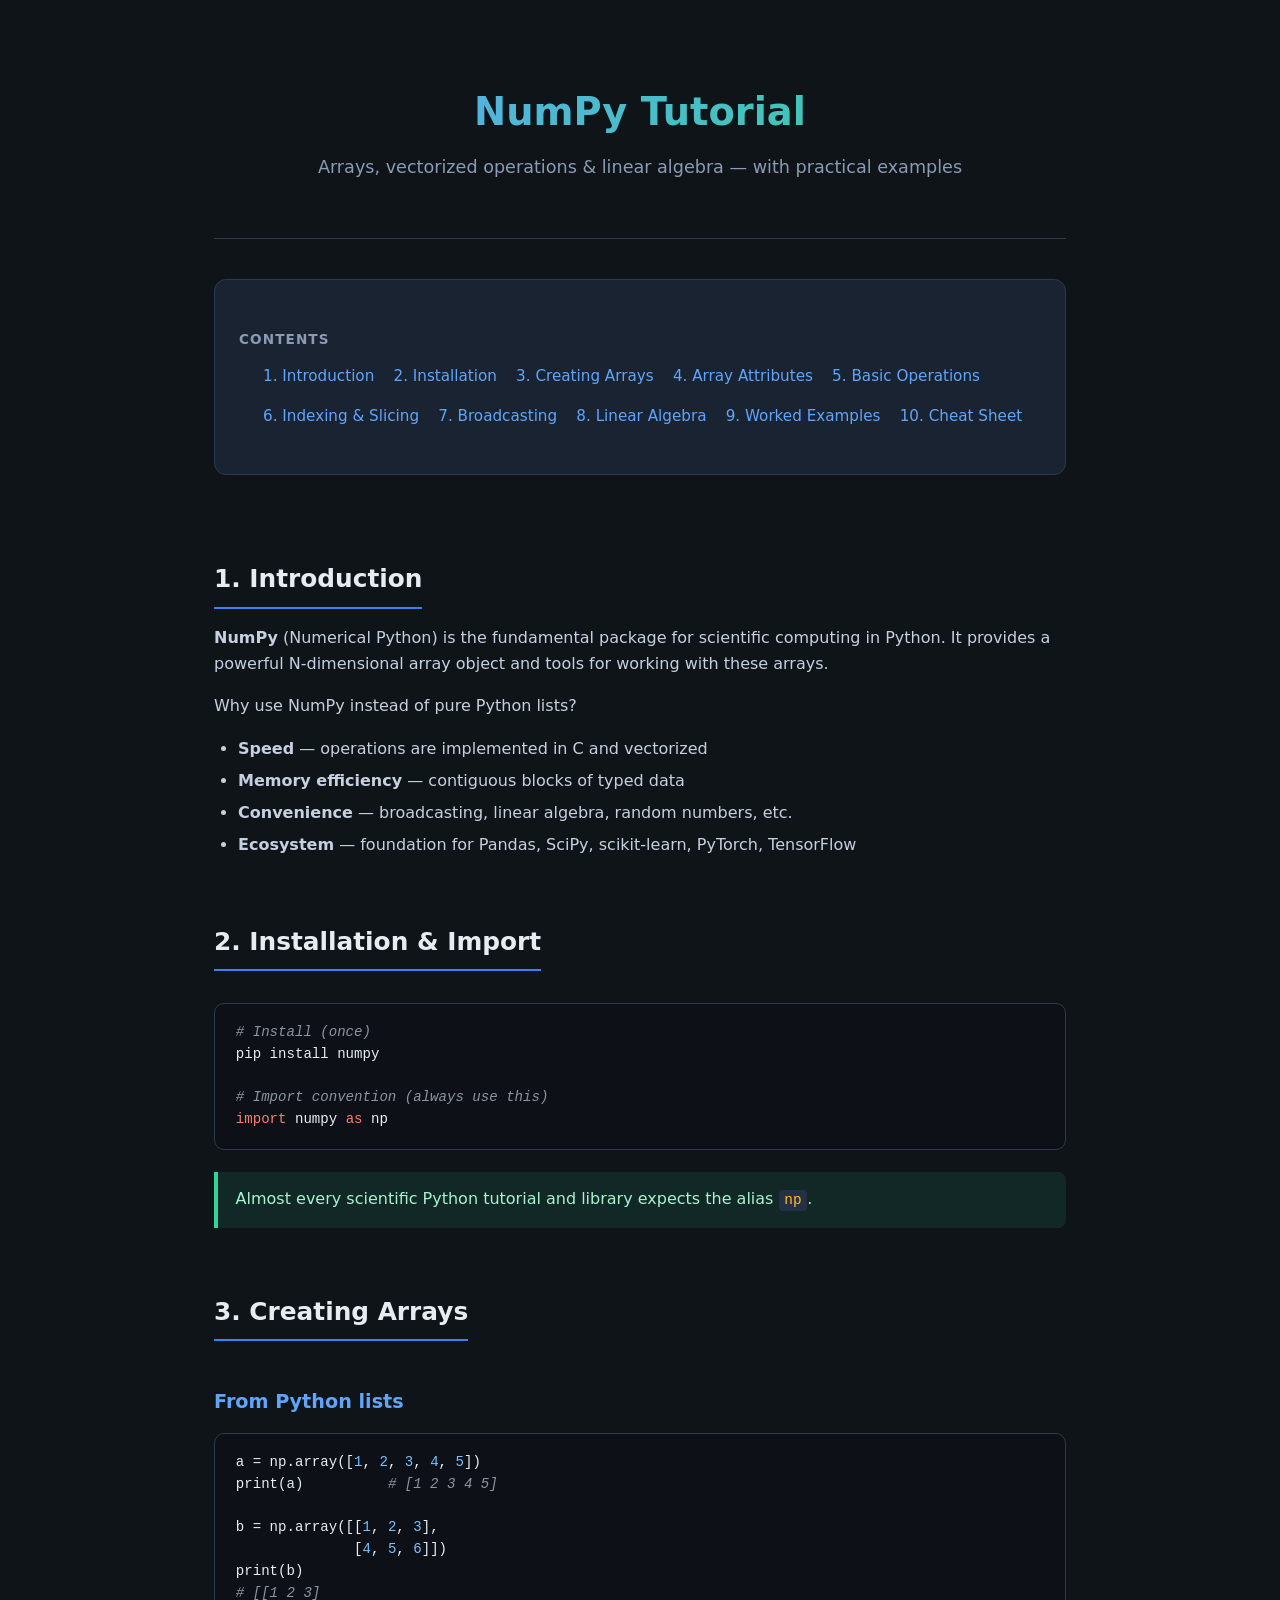
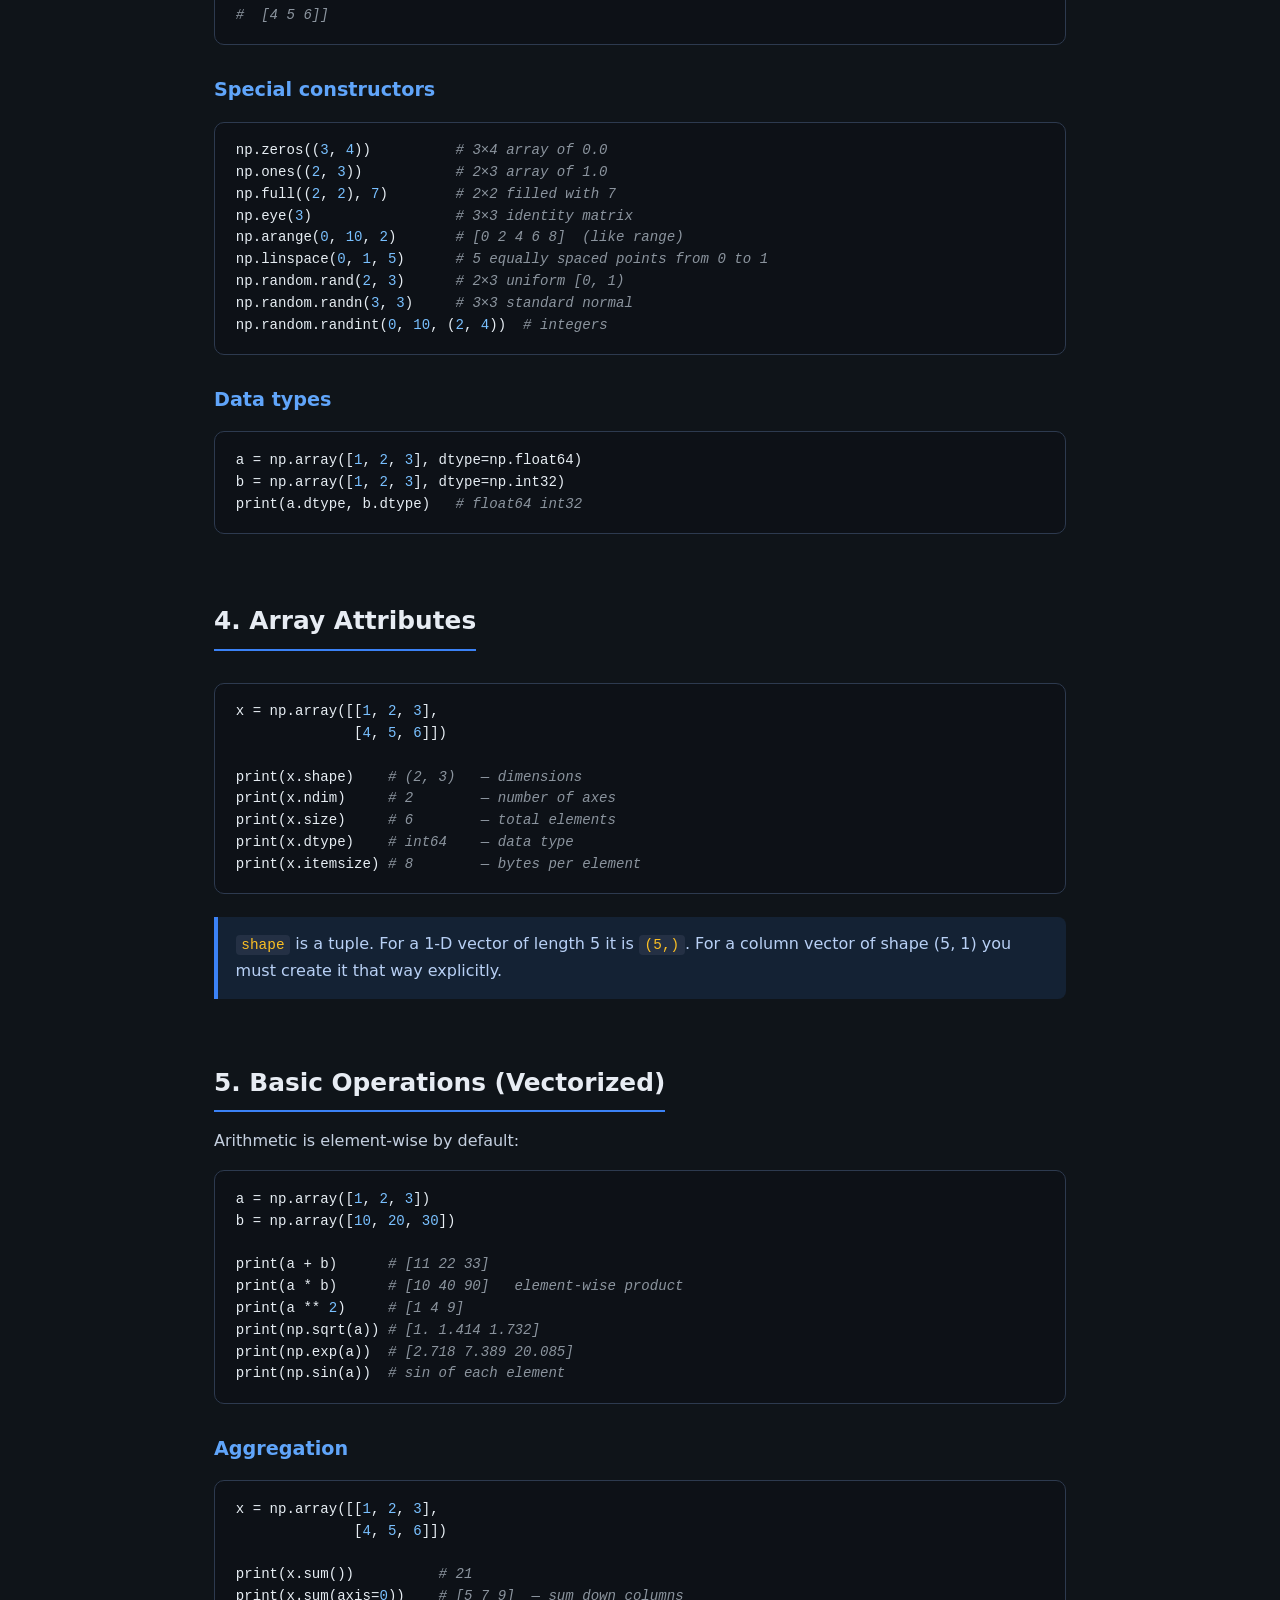
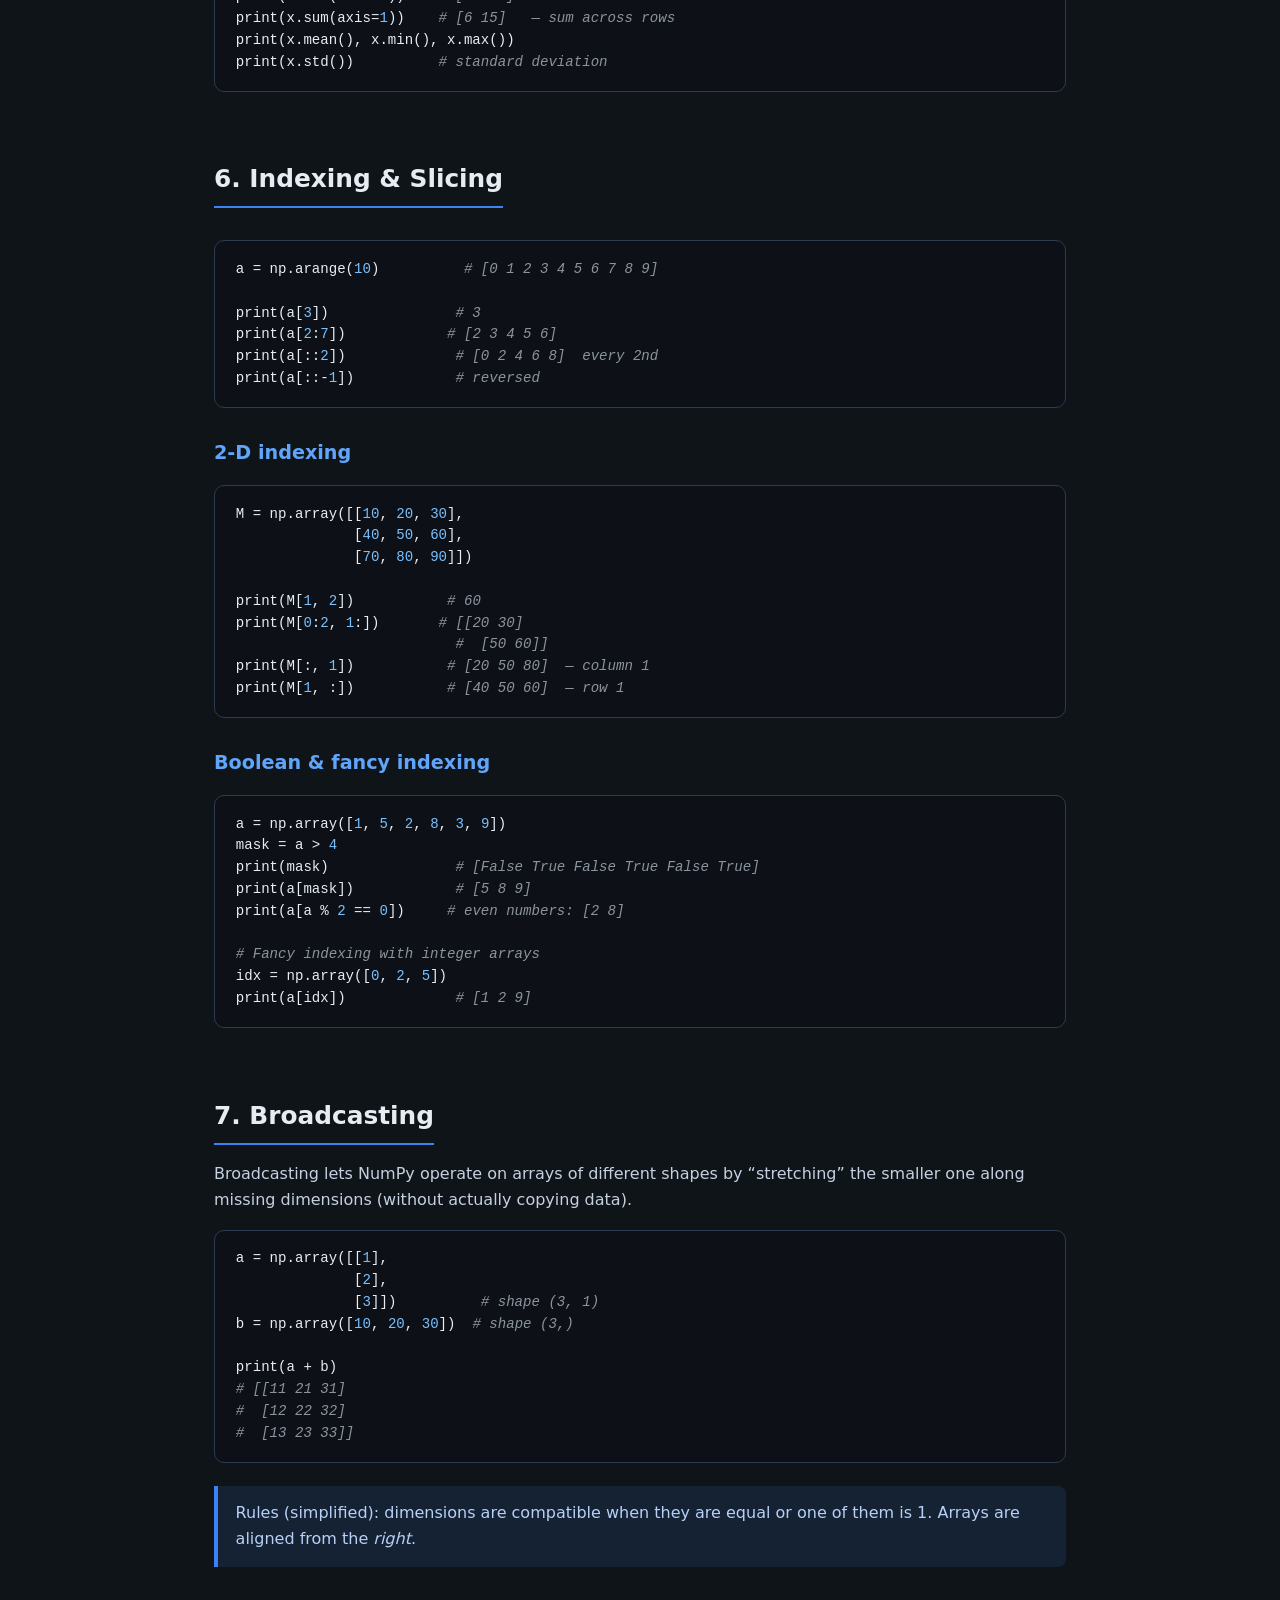
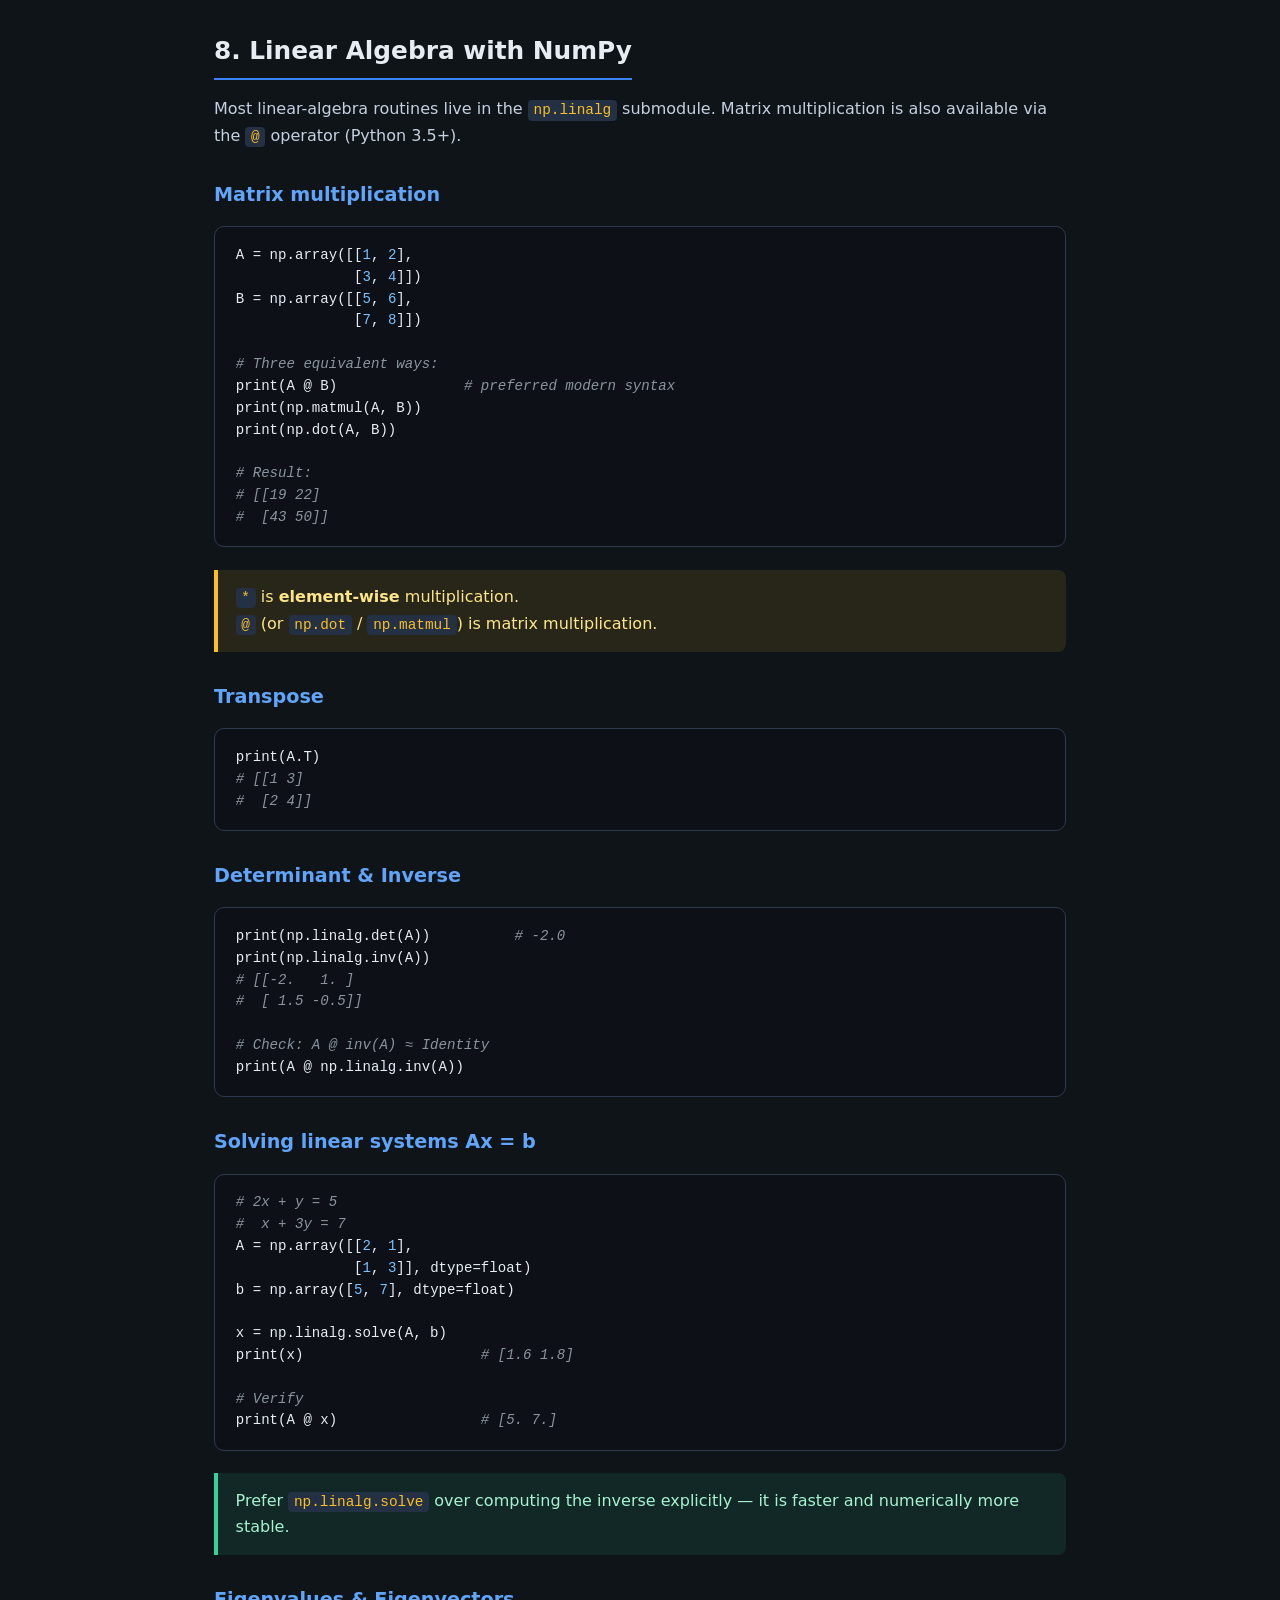
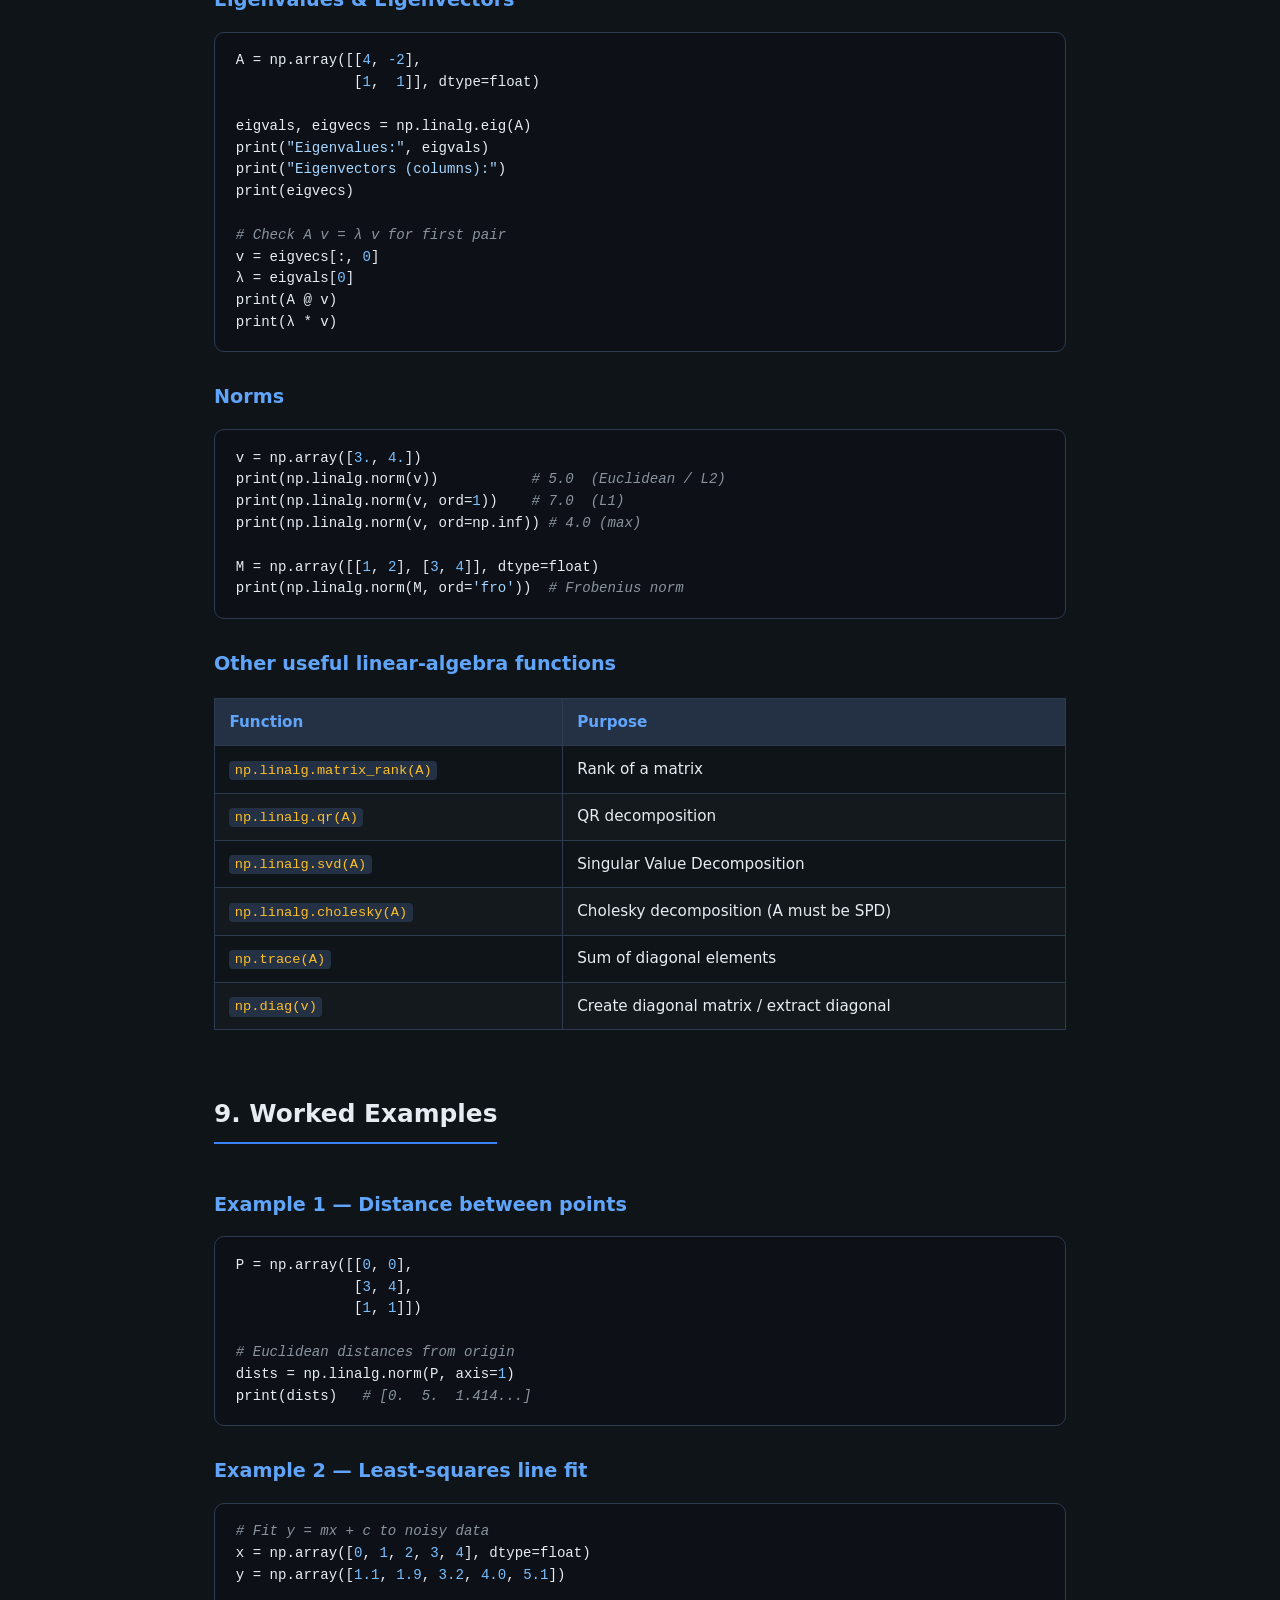
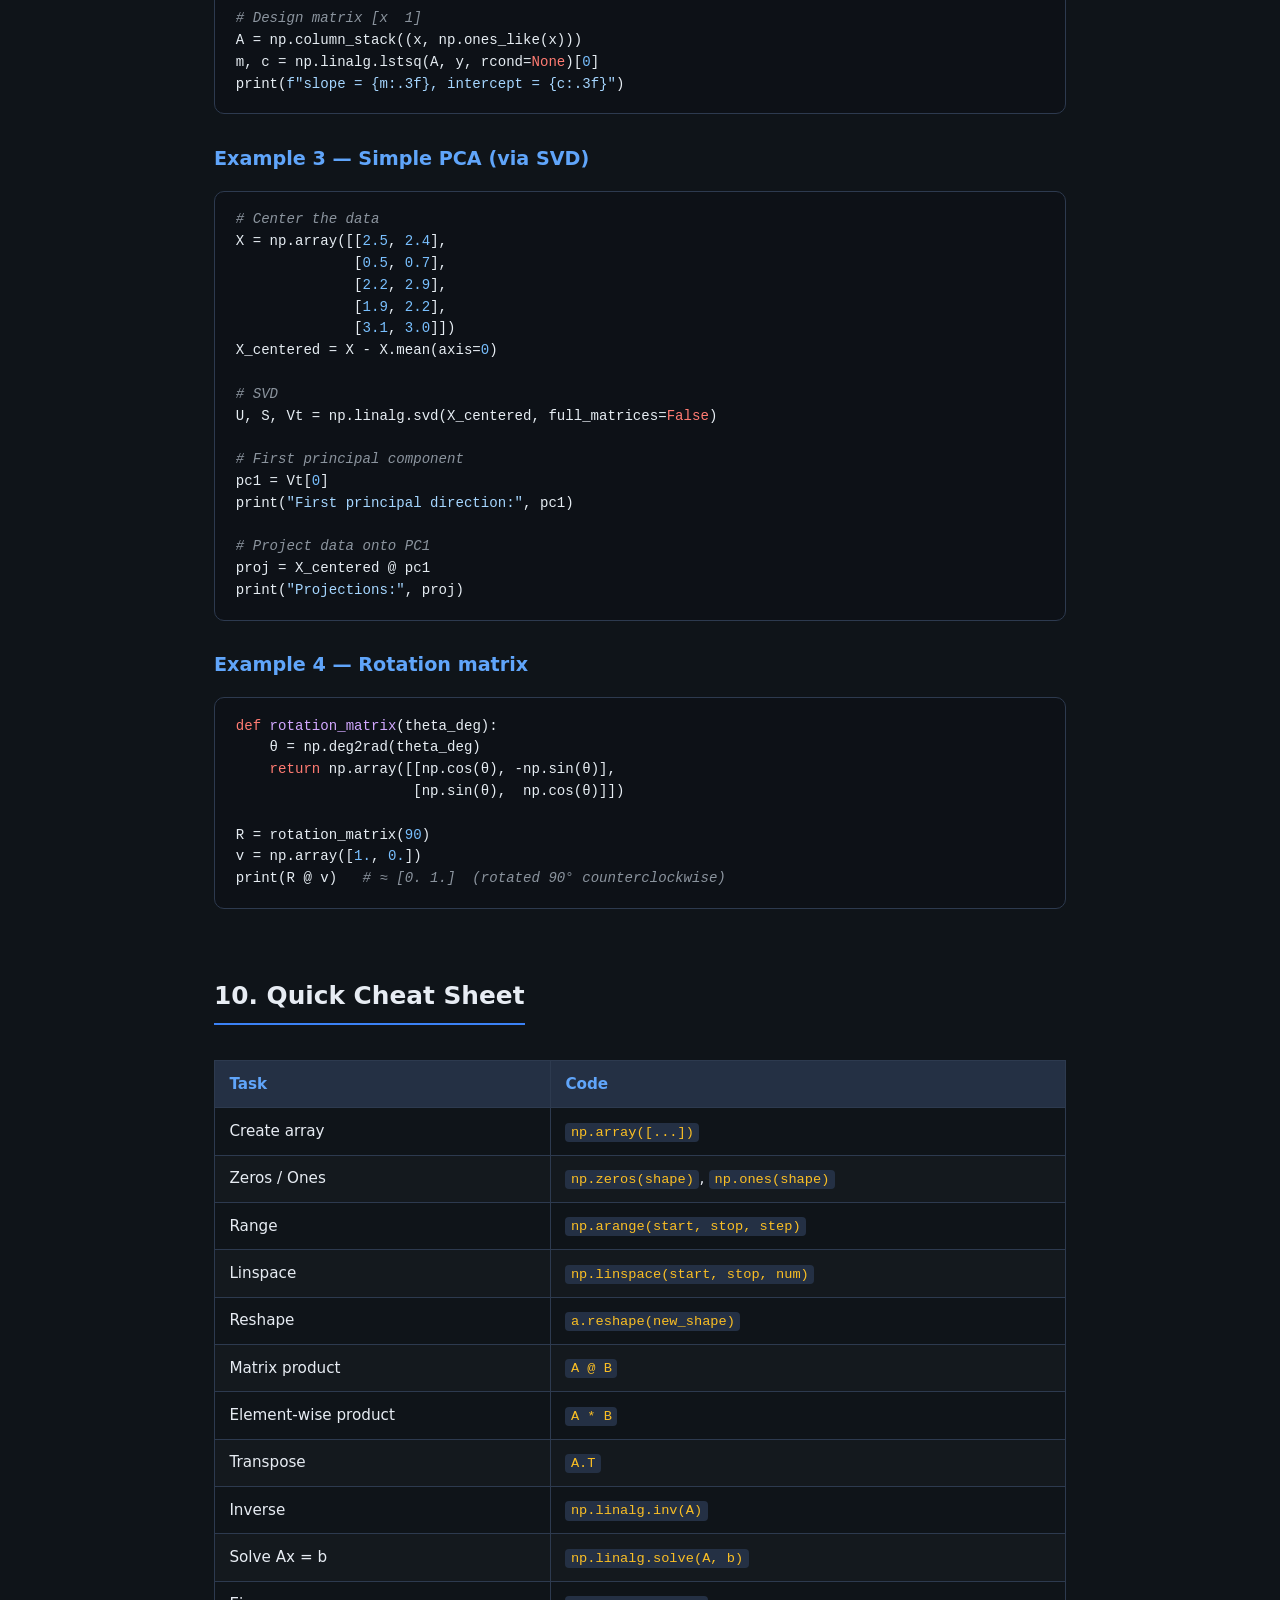
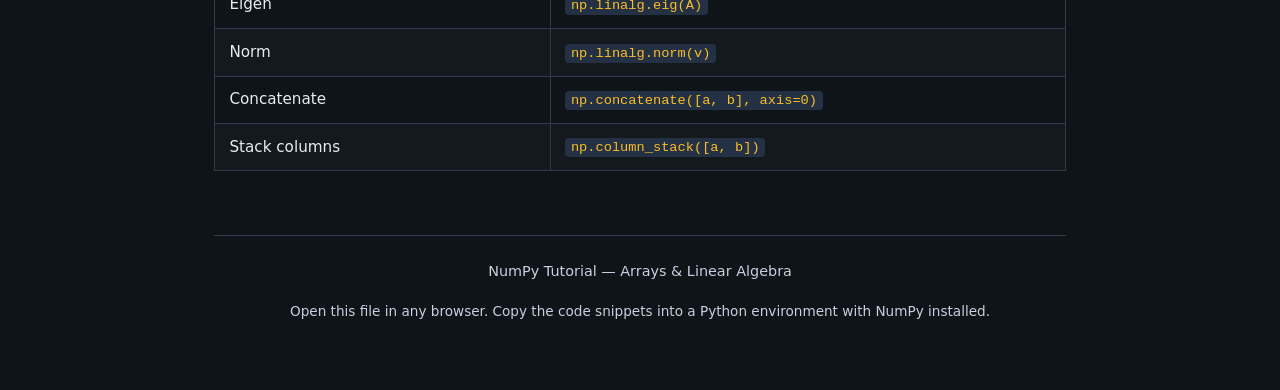
<file: tutorial/numpy_tutorial.html>
<!DOCTYPE html>
<html lang="en">
<head>
  <meta charset="UTF-8">
  <meta name="viewport" content="width=device-width, initial-scale=1.0">
  <title>NumPy Tutorial — Arrays & Linear Algebra</title>
  <style>
    :root {
      --bg: #0f1419;
      --surface: #1a2332;
      --surface2: #243044;
      --border: #2d3a4f;
      --text: #e7ecf3;
      --muted: #8b9bb4;
      --accent: #3b82f6;
      --accent2: #60a5fa;
      --green: #34d399;
      --orange: #fbbf24;
      --pink: #f472b6;
      --code-bg: #0d1117;
    }

    * { box-sizing: border-box; margin: 0; padding: 0; }

    body {
      font-family: 'Segoe UI', system-ui, -apple-system, sans-serif;
      background: var(--bg);
      color: var(--text);
      line-height: 1.65;
      font-size: 16px;
    }

    .container {
      max-width: 900px;
      margin: 0 auto;
      padding: 2rem 1.5rem 4rem;
    }

    header {
      text-align: center;
      padding: 3rem 0 2.5rem;
      border-bottom: 1px solid var(--border);
      margin-bottom: 2.5rem;
    }

    header h1 {
      font-size: 2.4rem;
      font-weight: 700;
      background: linear-gradient(135deg, var(--accent2), var(--green));
      -webkit-background-clip: text;
      -webkit-text-fill-color: transparent;
      background-clip: text;
      margin-bottom: 0.6rem;
    }

    header p {
      color: var(--muted);
      font-size: 1.1rem;
    }

    nav {
      background: var(--surface);
      border: 1px solid var(--border);
      border-radius: 12px;
      padding: 1.2rem 1.5rem;
      margin-bottom: 2.5rem;
    }

    nav h3 {
      font-size: 0.85rem;
      text-transform: uppercase;
      letter-spacing: 0.08em;
      color: var(--muted);
      margin-bottom: 0.8rem;
    }

    nav ul {
      list-style: none;
      display: flex;
      flex-wrap: wrap;
      gap: 0.5rem 1.2rem;
    }

    nav a {
      color: var(--accent2);
      text-decoration: none;
      font-size: 0.95rem;
    }

    nav a:hover { text-decoration: underline; }

    h2 {
      font-size: 1.55rem;
      margin: 2.8rem 0 1rem;
      padding-bottom: 0.4rem;
      border-bottom: 2px solid var(--accent);
      display: inline-block;
    }

    h3 {
      font-size: 1.2rem;
      margin: 1.8rem 0 0.7rem;
      color: var(--accent2);
    }

    p { margin-bottom: 1rem; color: #c5d0e0; }

    ul, ol {
      margin: 0.6rem 0 1.2rem 1.5rem;
      color: #c5d0e0;
    }

    li { margin-bottom: 0.35rem; }

    code {
      font-family: 'Cascadia Code', 'Fira Code', 'Consolas', monospace;
      background: var(--surface2);
      padding: 0.15em 0.4em;
      border-radius: 4px;
      font-size: 0.9em;
      color: var(--orange);
    }

    pre {
      background: var(--code-bg);
      border: 1px solid var(--border);
      border-radius: 10px;
      padding: 1.1rem 1.3rem;
      overflow-x: auto;
      margin: 1rem 0 1.4rem;
      font-size: 0.88rem;
      line-height: 1.55;
    }

    pre code {
      background: none;
      padding: 0;
      color: #e6edf3;
      font-size: inherit;
    }

    .keyword { color: #ff7b72; }
    .string  { color: #a5d6ff; }
    .number  { color: #79c0ff; }
    .comment { color: #8b949e; font-style: italic; }
    .func    { color: #d2a8ff; }
    .output  { color: #7ee787; }

    .note {
      background: rgba(59, 130, 246, 0.12);
      border-left: 4px solid var(--accent);
      padding: 0.9rem 1.1rem;
      border-radius: 0 8px 8px 0;
      margin: 1.2rem 0;
      color: #b8d0f5;
    }

    .tip {
      background: rgba(52, 211, 153, 0.1);
      border-left: 4px solid var(--green);
      padding: 0.9rem 1.1rem;
      border-radius: 0 8px 8px 0;
      margin: 1.2rem 0;
      color: #a7f3d0;
    }

    .warning {
      background: rgba(251, 191, 36, 0.1);
      border-left: 4px solid var(--orange);
      padding: 0.9rem 1.1rem;
      border-radius: 0 8px 8px 0;
      margin: 1.2rem 0;
      color: #fde68a;
    }

    table {
      width: 100%;
      border-collapse: collapse;
      margin: 1.2rem 0;
      font-size: 0.95rem;
    }

    th, td {
      border: 1px solid var(--border);
      padding: 0.65rem 0.9rem;
      text-align: left;
    }

    th {
      background: var(--surface2);
      color: var(--accent2);
      font-weight: 600;
    }

    tr:nth-child(even) { background: rgba(255,255,255,0.02); }

    .section {
      margin-bottom: 1rem;
    }

    footer {
      margin-top: 4rem;
      padding-top: 1.5rem;
      border-top: 1px solid var(--border);
      text-align: center;
      color: var(--muted);
      font-size: 0.9rem;
    }

    @media (max-width: 600px) {
      header h1 { font-size: 1.8rem; }
      .container { padding: 1.2rem 1rem 3rem; }
    }
  </style>
</head>
<body>
  <div class="container">
    <header>
      <h1>NumPy Tutorial</h1>
      <p>Arrays, vectorized operations &amp; linear algebra — with practical examples</p>
    </header>

    <nav>
      <h3>Contents</h3>
      <ul>
        <li><a href="#intro">1. Introduction</a></li>
        <li><a href="#install">2. Installation</a></li>
        <li><a href="#arrays">3. Creating Arrays</a></li>
        <li><a href="#attrs">4. Array Attributes</a></li>
        <li><a href="#ops">5. Basic Operations</a></li>
        <li><a href="#index">6. Indexing &amp; Slicing</a></li>
        <li><a href="#broadcast">7. Broadcasting</a></li>
        <li><a href="#linalg">8. Linear Algebra</a></li>
        <li><a href="#examples">9. Worked Examples</a></li>
        <li><a href="#cheatsheet">10. Cheat Sheet</a></li>
      </ul>
    </nav>

    <!-- 1. INTRODUCTION -->
    <section id="intro" class="section">
      <h2>1. Introduction</h2>
      <p>
        <strong>NumPy</strong> (Numerical Python) is the fundamental package for scientific computing in Python.
        It provides a powerful N-dimensional array object and tools for working with these arrays.
      </p>
      <p>Why use NumPy instead of pure Python lists?</p>
      <ul>
        <li><strong>Speed</strong> — operations are implemented in C and vectorized</li>
        <li><strong>Memory efficiency</strong> — contiguous blocks of typed data</li>
        <li><strong>Convenience</strong> — broadcasting, linear algebra, random numbers, etc.</li>
        <li><strong>Ecosystem</strong> — foundation for Pandas, SciPy, scikit-learn, PyTorch, TensorFlow</li>
      </ul>
    </section>

    <!-- 2. INSTALLATION -->
    <section id="install" class="section">
      <h2>2. Installation &amp; Import</h2>
      <pre><code><span class="comment"># Install (once)</span>
pip install numpy

<span class="comment"># Import convention (always use this)</span>
<span class="keyword">import</span> numpy <span class="keyword">as</span> np</code></pre>
      <div class="tip">
        Almost every scientific Python tutorial and library expects the alias <code>np</code>.
      </div>
    </section>

    <!-- 3. CREATING ARRAYS -->
    <section id="arrays" class="section">
      <h2>3. Creating Arrays</h2>

      <h3>From Python lists</h3>
      <pre><code>a = np.array([<span class="number">1</span>, <span class="number">2</span>, <span class="number">3</span>, <span class="number">4</span>, <span class="number">5</span>])
print(a)          <span class="comment"># [1 2 3 4 5]</span>

b = np.array([[<span class="number">1</span>, <span class="number">2</span>, <span class="number">3</span>],
              [<span class="number">4</span>, <span class="number">5</span>, <span class="number">6</span>]])
print(b)
<span class="comment"># [[1 2 3]
#  [4 5 6]]</span></code></pre>

      <h3>Special constructors</h3>
      <pre><code>np.zeros((<span class="number">3</span>, <span class="number">4</span>))          <span class="comment"># 3×4 array of 0.0</span>
np.ones((<span class="number">2</span>, <span class="number">3</span>))           <span class="comment"># 2×3 array of 1.0</span>
np.full((<span class="number">2</span>, <span class="number">2</span>), <span class="number">7</span>)        <span class="comment"># 2×2 filled with 7</span>
np.eye(<span class="number">3</span>)                 <span class="comment"># 3×3 identity matrix</span>
np.arange(<span class="number">0</span>, <span class="number">10</span>, <span class="number">2</span>)       <span class="comment"># [0 2 4 6 8]  (like range)</span>
np.linspace(<span class="number">0</span>, <span class="number">1</span>, <span class="number">5</span>)      <span class="comment"># 5 equally spaced points from 0 to 1</span>
np.random.rand(<span class="number">2</span>, <span class="number">3</span>)      <span class="comment"># 2×3 uniform [0, 1)</span>
np.random.randn(<span class="number">3</span>, <span class="number">3</span>)     <span class="comment"># 3×3 standard normal</span>
np.random.randint(<span class="number">0</span>, <span class="number">10</span>, (<span class="number">2</span>, <span class="number">4</span>))  <span class="comment"># integers</span></code></pre>

      <h3>Data types</h3>
      <pre><code>a = np.array([<span class="number">1</span>, <span class="number">2</span>, <span class="number">3</span>], dtype=np.float64)
b = np.array([<span class="number">1</span>, <span class="number">2</span>, <span class="number">3</span>], dtype=np.int32)
print(a.dtype, b.dtype)   <span class="comment"># float64 int32</span></code></pre>
    </section>

    <!-- 4. ATTRIBUTES -->
    <section id="attrs" class="section">
      <h2>4. Array Attributes</h2>
      <pre><code>x = np.array([[<span class="number">1</span>, <span class="number">2</span>, <span class="number">3</span>],
              [<span class="number">4</span>, <span class="number">5</span>, <span class="number">6</span>]])

print(x.shape)    <span class="comment"># (2, 3)   — dimensions</span>
print(x.ndim)     <span class="comment"># 2        — number of axes</span>
print(x.size)     <span class="comment"># 6        — total elements</span>
print(x.dtype)    <span class="comment"># int64    — data type</span>
print(x.itemsize) <span class="comment"># 8        — bytes per element</span></code></pre>

      <div class="note">
        <code>shape</code> is a tuple. For a 1-D vector of length 5 it is <code>(5,)</code>.
        For a column vector of shape (5, 1) you must create it that way explicitly.
      </div>
    </section>

    <!-- 5. BASIC OPERATIONS -->
    <section id="ops" class="section">
      <h2>5. Basic Operations (Vectorized)</h2>
      <p>Arithmetic is element-wise by default:</p>
      <pre><code>a = np.array([<span class="number">1</span>, <span class="number">2</span>, <span class="number">3</span>])
b = np.array([<span class="number">10</span>, <span class="number">20</span>, <span class="number">30</span>])

print(a + b)      <span class="comment"># [11 22 33]</span>
print(a * b)      <span class="comment"># [10 40 90]   element-wise product</span>
print(a ** <span class="number">2</span>)     <span class="comment"># [1 4 9]</span>
print(np.sqrt(a)) <span class="comment"># [1. 1.414 1.732]</span>
print(np.exp(a))  <span class="comment"># [2.718 7.389 20.085]</span>
print(np.sin(a))  <span class="comment"># sin of each element</span></code></pre>

      <h3>Aggregation</h3>
      <pre><code>x = np.array([[<span class="number">1</span>, <span class="number">2</span>, <span class="number">3</span>],
              [<span class="number">4</span>, <span class="number">5</span>, <span class="number">6</span>]])

print(x.sum())          <span class="comment"># 21</span>
print(x.sum(axis=<span class="number">0</span>))    <span class="comment"># [5 7 9]  — sum down columns</span>
print(x.sum(axis=<span class="number">1</span>))    <span class="comment"># [6 15]   — sum across rows</span>
print(x.mean(), x.min(), x.max())
print(x.std())          <span class="comment"># standard deviation</span></code></pre>
    </section>

    <!-- 6. INDEXING -->
    <section id="index" class="section">
      <h2>6. Indexing &amp; Slicing</h2>
      <pre><code>a = np.arange(<span class="number">10</span>)          <span class="comment"># [0 1 2 3 4 5 6 7 8 9]</span>

print(a[<span class="number">3</span>])               <span class="comment"># 3</span>
print(a[<span class="number">2</span>:<span class="number">7</span>])            <span class="comment"># [2 3 4 5 6]</span>
print(a[::<span class="number">2</span>])             <span class="comment"># [0 2 4 6 8]  every 2nd</span>
print(a[::-<span class="number">1</span>])            <span class="comment"># reversed</span></code></pre>

      <h3>2-D indexing</h3>
      <pre><code>M = np.array([[<span class="number">10</span>, <span class="number">20</span>, <span class="number">30</span>],
              [<span class="number">40</span>, <span class="number">50</span>, <span class="number">60</span>],
              [<span class="number">70</span>, <span class="number">80</span>, <span class="number">90</span>]])

print(M[<span class="number">1</span>, <span class="number">2</span>])           <span class="comment"># 60</span>
print(M[<span class="number">0</span>:<span class="number">2</span>, <span class="number">1</span>:])       <span class="comment"># [[20 30]
                          #  [50 60]]</span>
print(M[:, <span class="number">1</span>])           <span class="comment"># [20 50 80]  — column 1</span>
print(M[<span class="number">1</span>, :])           <span class="comment"># [40 50 60]  — row 1</span></code></pre>

      <h3>Boolean &amp; fancy indexing</h3>
      <pre><code>a = np.array([<span class="number">1</span>, <span class="number">5</span>, <span class="number">2</span>, <span class="number">8</span>, <span class="number">3</span>, <span class="number">9</span>])
mask = a > <span class="number">4</span>
print(mask)               <span class="comment"># [False True False True False True]</span>
print(a[mask])            <span class="comment"># [5 8 9]</span>
print(a[a % <span class="number">2</span> == <span class="number">0</span>])     <span class="comment"># even numbers: [2 8]</span>

<span class="comment"># Fancy indexing with integer arrays</span>
idx = np.array([<span class="number">0</span>, <span class="number">2</span>, <span class="number">5</span>])
print(a[idx])             <span class="comment"># [1 2 9]</span></code></pre>
    </section>

    <!-- 7. BROADCASTING -->
    <section id="broadcast" class="section">
      <h2>7. Broadcasting</h2>
      <p>
        Broadcasting lets NumPy operate on arrays of different shapes by “stretching” the smaller one
        along missing dimensions (without actually copying data).
      </p>
      <pre><code>a = np.array([[<span class="number">1</span>],
              [<span class="number">2</span>],
              [<span class="number">3</span>]])          <span class="comment"># shape (3, 1)</span>
b = np.array([<span class="number">10</span>, <span class="number">20</span>, <span class="number">30</span>])  <span class="comment"># shape (3,)</span>

print(a + b)
<span class="comment"># [[11 21 31]
#  [12 22 32]
#  [13 23 33]]</span></code></pre>
      <div class="note">
        Rules (simplified): dimensions are compatible when they are equal or one of them is 1.
        Arrays are aligned from the <em>right</em>.
      </div>
    </section>

    <!-- 8. LINEAR ALGEBRA -->
    <section id="linalg" class="section">
      <h2>8. Linear Algebra with NumPy</h2>
      <p>
        Most linear-algebra routines live in the <code>np.linalg</code> submodule.
        Matrix multiplication is also available via the <code>@</code> operator (Python 3.5+).
      </p>

      <h3>Matrix multiplication</h3>
      <pre><code>A = np.array([[<span class="number">1</span>, <span class="number">2</span>],
              [<span class="number">3</span>, <span class="number">4</span>]])
B = np.array([[<span class="number">5</span>, <span class="number">6</span>],
              [<span class="number">7</span>, <span class="number">8</span>]])

<span class="comment"># Three equivalent ways:</span>
print(A @ B)               <span class="comment"># preferred modern syntax</span>
print(np.matmul(A, B))
print(np.dot(A, B))

<span class="comment"># Result:</span>
<span class="comment"># [[19 22]</span>
<span class="comment">#  [43 50]]</span></code></pre>

      <div class="warning">
        <code>*</code> is <strong>element-wise</strong> multiplication.<br>
        <code>@</code> (or <code>np.dot</code> / <code>np.matmul</code>) is matrix multiplication.
      </div>

      <h3>Transpose</h3>
      <pre><code>print(A.T)
<span class="comment"># [[1 3]</span>
<span class="comment">#  [2 4]]</span></code></pre>

      <h3>Determinant &amp; Inverse</h3>
      <pre><code>print(np.linalg.det(A))          <span class="comment"># -2.0</span>
print(np.linalg.inv(A))
<span class="comment"># [[-2.   1. ]</span>
<span class="comment">#  [ 1.5 -0.5]]</span>

<span class="comment"># Check: A @ inv(A) ≈ Identity</span>
print(A @ np.linalg.inv(A))</code></pre>

      <h3>Solving linear systems  Ax = b</h3>
      <pre><code><span class="comment"># 2x + y = 5</span>
<span class="comment">#  x + 3y = 7</span>
A = np.array([[<span class="number">2</span>, <span class="number">1</span>],
              [<span class="number">1</span>, <span class="number">3</span>]], dtype=float)
b = np.array([<span class="number">5</span>, <span class="number">7</span>], dtype=float)

x = np.linalg.solve(A, b)
print(x)                     <span class="comment"># [1.6 1.8]</span>

<span class="comment"># Verify</span>
print(A @ x)                 <span class="comment"># [5. 7.]</span></code></pre>
      <div class="tip">
        Prefer <code>np.linalg.solve</code> over computing the inverse explicitly — it is faster and numerically more stable.
      </div>

      <h3>Eigenvalues &amp; Eigenvectors</h3>
      <pre><code>A = np.array([[<span class="number">4</span>, <span class="number">-2</span>],
              [<span class="number">1</span>,  <span class="number">1</span>]], dtype=float)

eigvals, eigvecs = np.linalg.eig(A)
print(<span class="string">"Eigenvalues:"</span>, eigvals)
print(<span class="string">"Eigenvectors (columns):"</span>)
print(eigvecs)

<span class="comment"># Check A v = λ v for first pair</span>
v = eigvecs[:, <span class="number">0</span>]
λ = eigvals[<span class="number">0</span>]
print(A @ v)
print(λ * v)</code></pre>

      <h3>Norms</h3>
      <pre><code>v = np.array([<span class="number">3.</span>, <span class="number">4.</span>])
print(np.linalg.norm(v))           <span class="comment"># 5.0  (Euclidean / L2)</span>
print(np.linalg.norm(v, ord=<span class="number">1</span>))    <span class="comment"># 7.0  (L1)</span>
print(np.linalg.norm(v, ord=np.inf)) <span class="comment"># 4.0 (max)</span>

M = np.array([[<span class="number">1</span>, <span class="number">2</span>], [<span class="number">3</span>, <span class="number">4</span>]], dtype=float)
print(np.linalg.norm(M, ord=<span class="string">'fro'</span>))  <span class="comment"># Frobenius norm</span></code></pre>

      <h3>Other useful linear-algebra functions</h3>
      <table>
        <thead>
          <tr><th>Function</th><th>Purpose</th></tr>
        </thead>
        <tbody>
          <tr><td><code>np.linalg.matrix_rank(A)</code></td><td>Rank of a matrix</td></tr>
          <tr><td><code>np.linalg.qr(A)</code></td><td>QR decomposition</td></tr>
          <tr><td><code>np.linalg.svd(A)</code></td><td>Singular Value Decomposition</td></tr>
          <tr><td><code>np.linalg.cholesky(A)</code></td><td>Cholesky decomposition (A must be SPD)</td></tr>
          <tr><td><code>np.trace(A)</code></td><td>Sum of diagonal elements</td></tr>
          <tr><td><code>np.diag(v)</code></td><td>Create diagonal matrix / extract diagonal</td></tr>
        </tbody>
      </table>
    </section>

    <!-- 9. WORKED EXAMPLES -->
    <section id="examples" class="section">
      <h2>9. Worked Examples</h2>

      <h3>Example 1 — Distance between points</h3>
      <pre><code>P = np.array([[<span class="number">0</span>, <span class="number">0</span>],
              [<span class="number">3</span>, <span class="number">4</span>],
              [<span class="number">1</span>, <span class="number">1</span>]])

<span class="comment"># Euclidean distances from origin</span>
dists = np.linalg.norm(P, axis=<span class="number">1</span>)
print(dists)   <span class="comment"># [0.  5.  1.414...]</span></code></pre>

      <h3>Example 2 — Least-squares line fit</h3>
      <pre><code><span class="comment"># Fit y = mx + c to noisy data</span>
x = np.array([<span class="number">0</span>, <span class="number">1</span>, <span class="number">2</span>, <span class="number">3</span>, <span class="number">4</span>], dtype=float)
y = np.array([<span class="number">1.1</span>, <span class="number">1.9</span>, <span class="number">3.2</span>, <span class="number">4.0</span>, <span class="number">5.1</span>])

<span class="comment"># Design matrix [x  1]</span>
A = np.column_stack((x, np.ones_like(x)))
m, c = np.linalg.lstsq(A, y, rcond=<span class="keyword">None</span>)[<span class="number">0</span>]
print(<span class="string">f"slope = {m:.3f}, intercept = {c:.3f}"</span>)</code></pre>

      <h3>Example 3 — Simple PCA (via SVD)</h3>
      <pre><code><span class="comment"># Center the data</span>
X = np.array([[<span class="number">2.5</span>, <span class="number">2.4</span>],
              [<span class="number">0.5</span>, <span class="number">0.7</span>],
              [<span class="number">2.2</span>, <span class="number">2.9</span>],
              [<span class="number">1.9</span>, <span class="number">2.2</span>],
              [<span class="number">3.1</span>, <span class="number">3.0</span>]])
X_centered = X - X.mean(axis=<span class="number">0</span>)

<span class="comment"># SVD</span>
U, S, Vt = np.linalg.svd(X_centered, full_matrices=<span class="keyword">False</span>)

<span class="comment"># First principal component</span>
pc1 = Vt[<span class="number">0</span>]
print(<span class="string">"First principal direction:"</span>, pc1)

<span class="comment"># Project data onto PC1</span>
proj = X_centered @ pc1
print(<span class="string">"Projections:"</span>, proj)</code></pre>

      <h3>Example 4 — Rotation matrix</h3>
      <pre><code><span class="keyword">def</span> <span class="func">rotation_matrix</span>(theta_deg):
    θ = np.deg2rad(theta_deg)
    <span class="keyword">return</span> np.array([[np.cos(θ), -np.sin(θ)],
                     [np.sin(θ),  np.cos(θ)]])

R = rotation_matrix(<span class="number">90</span>)
v = np.array([<span class="number">1.</span>, <span class="number">0.</span>])
print(R @ v)   <span class="comment"># ≈ [0. 1.]  (rotated 90° counterclockwise)</span></code></pre>
    </section>

    <!-- 10. CHEAT SHEET -->
    <section id="cheatsheet" class="section">
      <h2>10. Quick Cheat Sheet</h2>
      <table>
        <thead>
          <tr><th>Task</th><th>Code</th></tr>
        </thead>
        <tbody>
          <tr><td>Create array</td><td><code>np.array([...])</code></td></tr>
          <tr><td>Zeros / Ones</td><td><code>np.zeros(shape)</code>, <code>np.ones(shape)</code></td></tr>
          <tr><td>Range</td><td><code>np.arange(start, stop, step)</code></td></tr>
          <tr><td>Linspace</td><td><code>np.linspace(start, stop, num)</code></td></tr>
          <tr><td>Reshape</td><td><code>a.reshape(new_shape)</code></td></tr>
          <tr><td>Matrix product</td><td><code>A @ B</code></td></tr>
          <tr><td>Element-wise product</td><td><code>A * B</code></td></tr>
          <tr><td>Transpose</td><td><code>A.T</code></td></tr>
          <tr><td>Inverse</td><td><code>np.linalg.inv(A)</code></td></tr>
          <tr><td>Solve Ax = b</td><td><code>np.linalg.solve(A, b)</code></td></tr>
          <tr><td>Eigen</td><td><code>np.linalg.eig(A)</code></td></tr>
          <tr><td>Norm</td><td><code>np.linalg.norm(v)</code></td></tr>
          <tr><td>Concatenate</td><td><code>np.concatenate([a, b], axis=0)</code></td></tr>
          <tr><td>Stack columns</td><td><code>np.column_stack([a, b])</code></td></tr>
        </tbody>
      </table>
    </section>

    <footer>
      <p>NumPy Tutorial — Arrays &amp; Linear Algebra</p>
      <p style="margin-top:0.4rem; font-size:0.85rem;">
        Open this file in any browser. Copy the code snippets into a Python environment with NumPy installed.
      </p>
    </footer>
  </div>
</body>
</html>
</file>
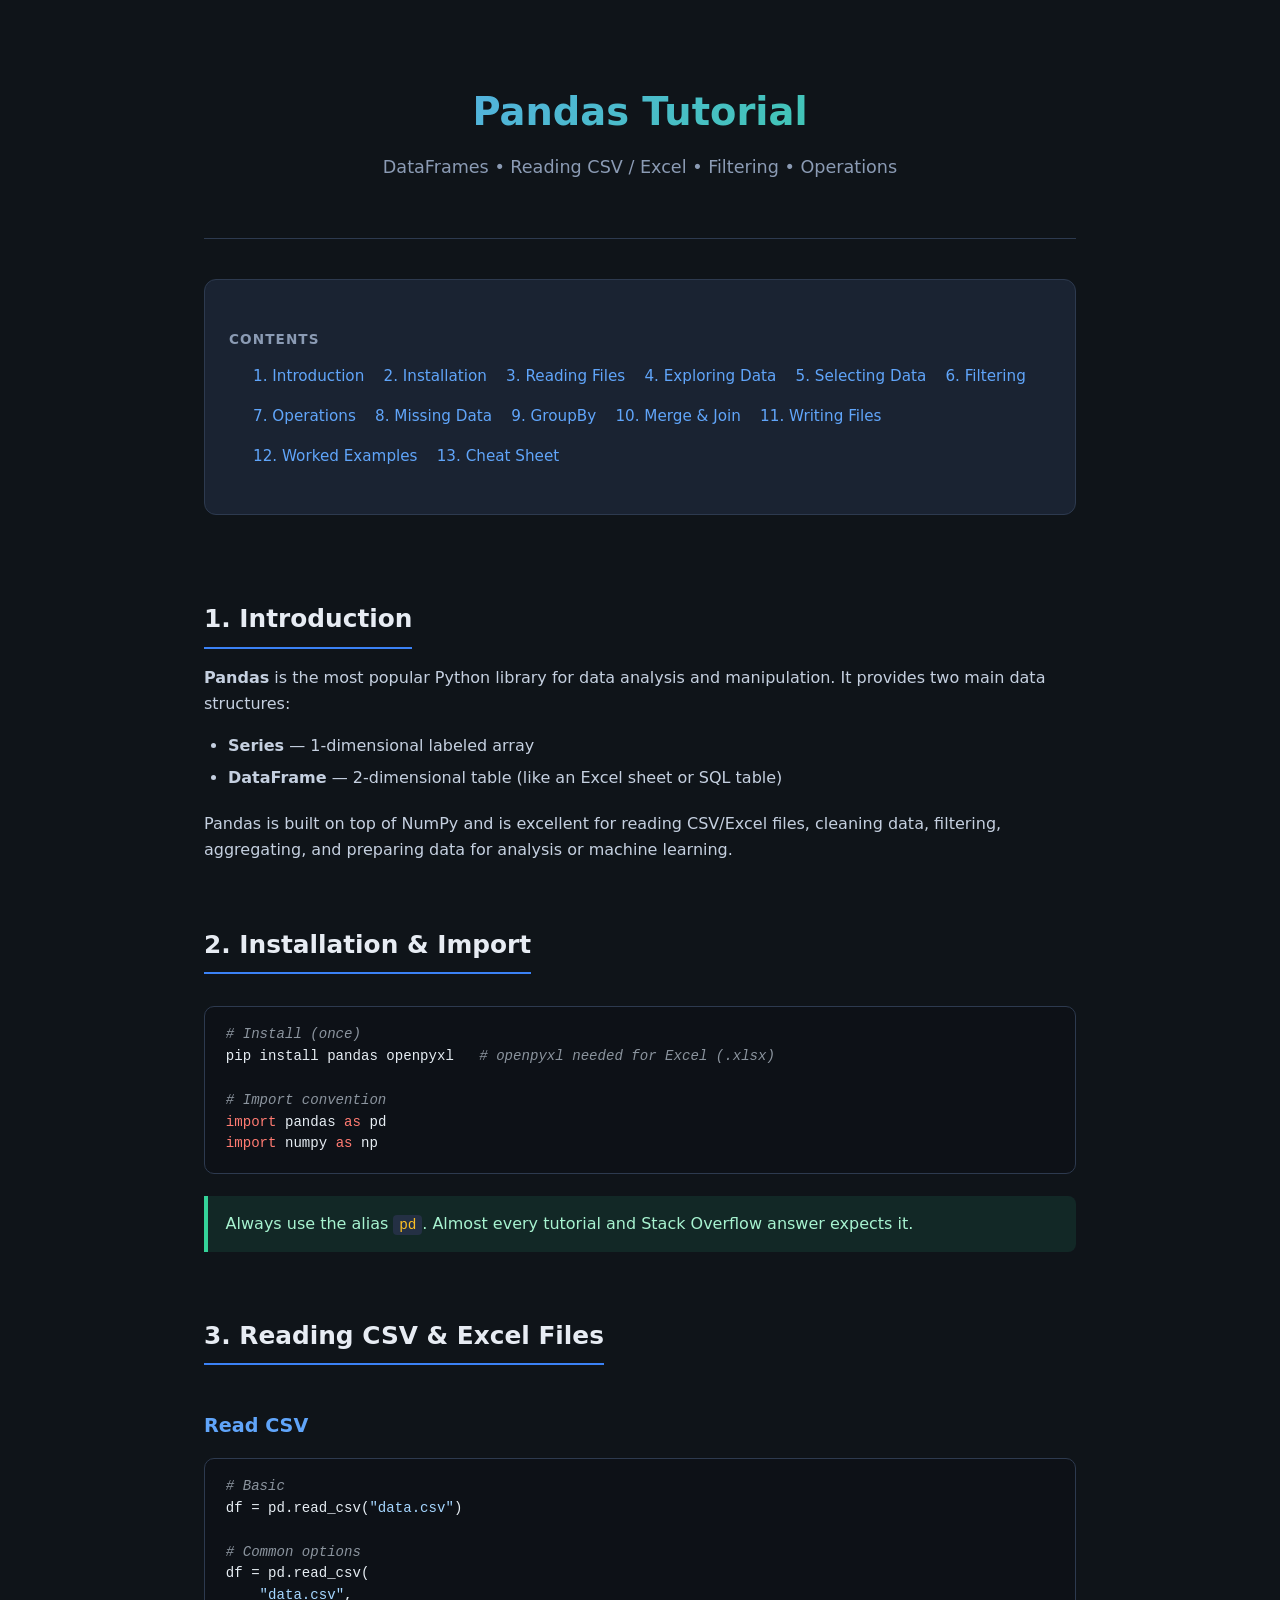
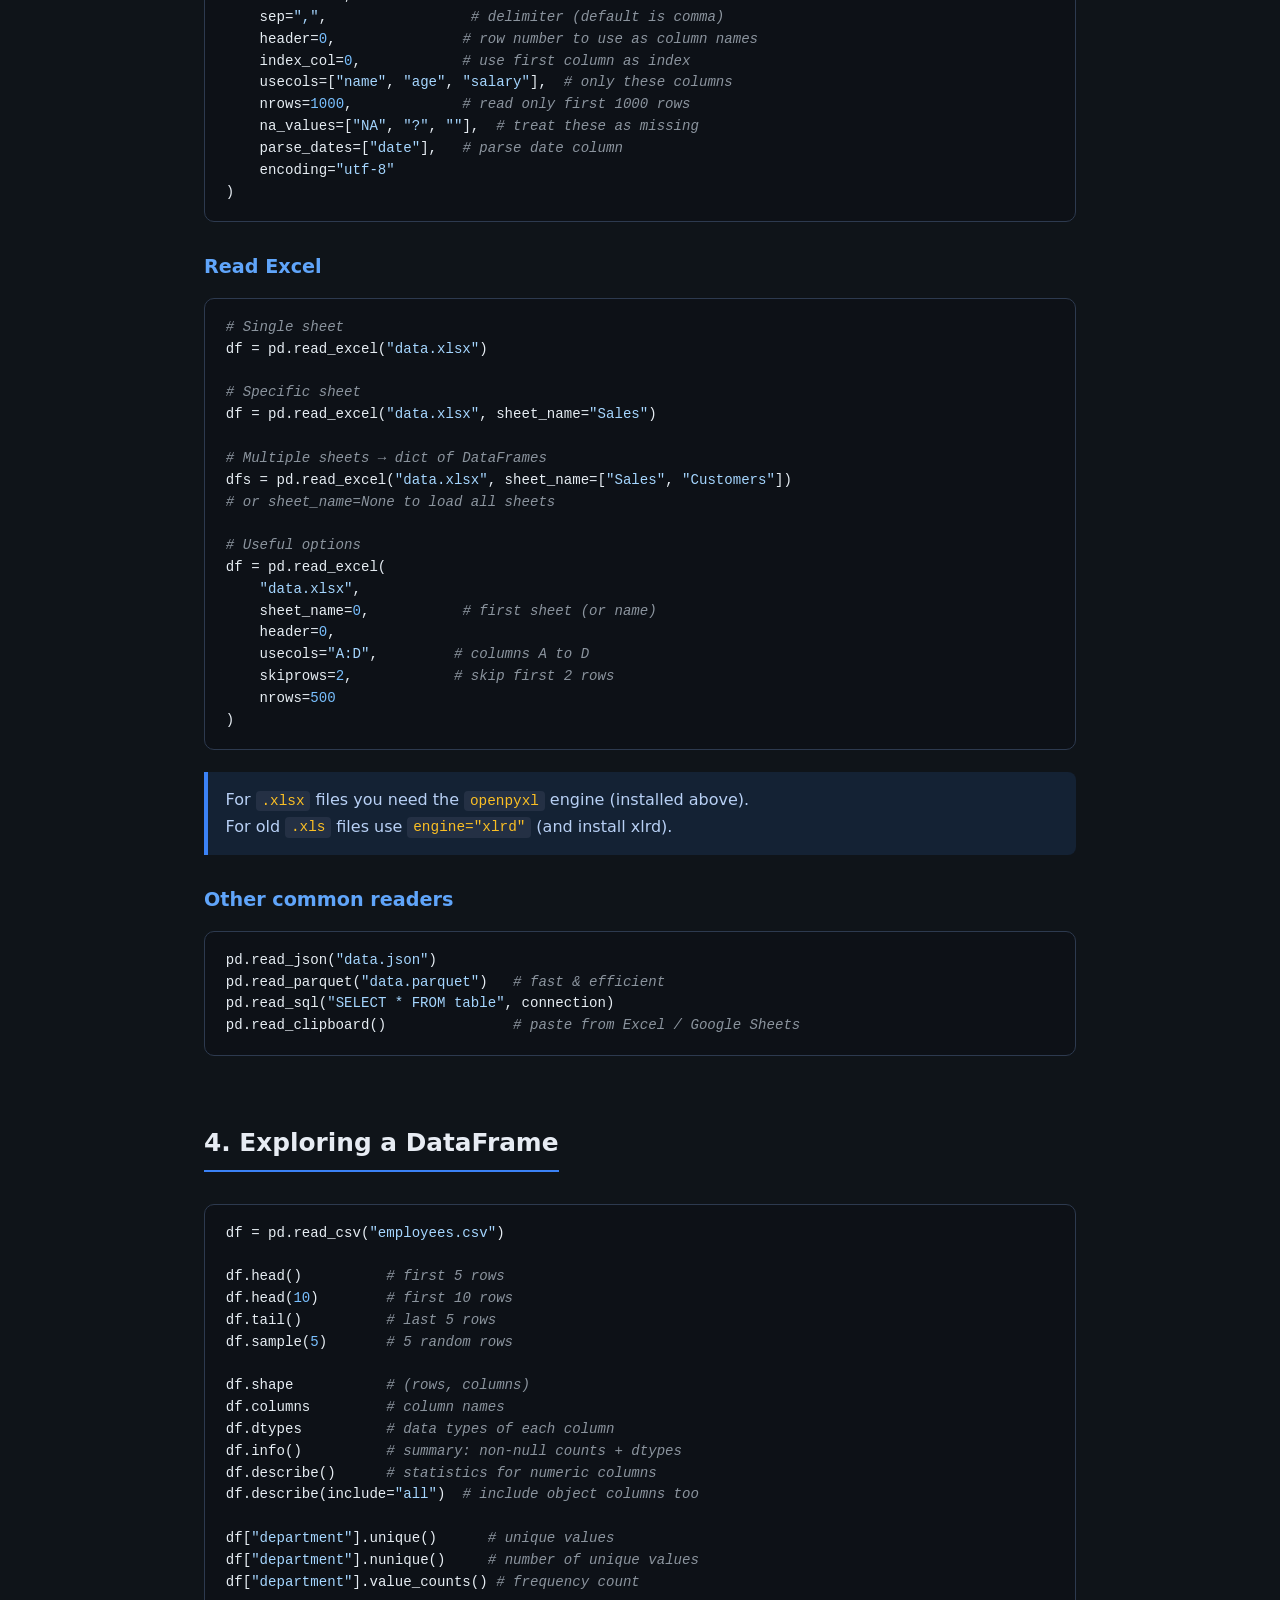
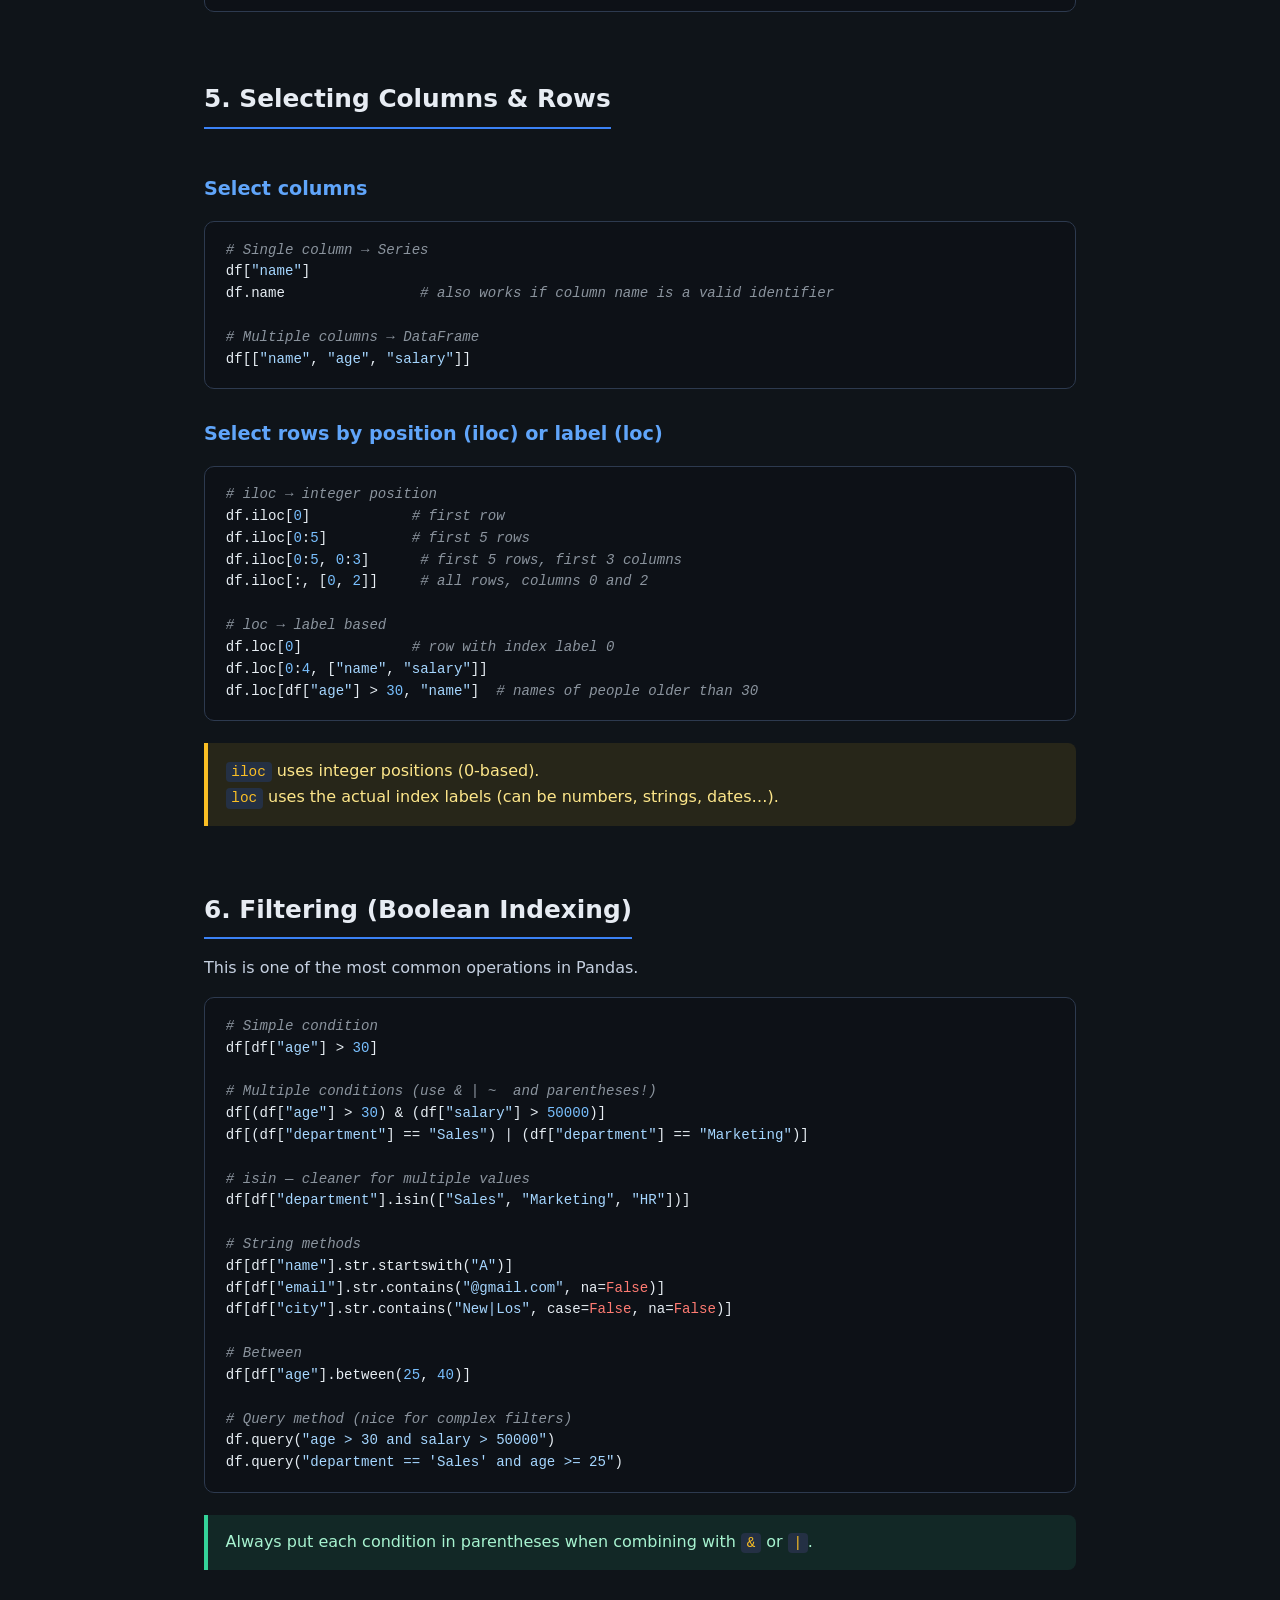
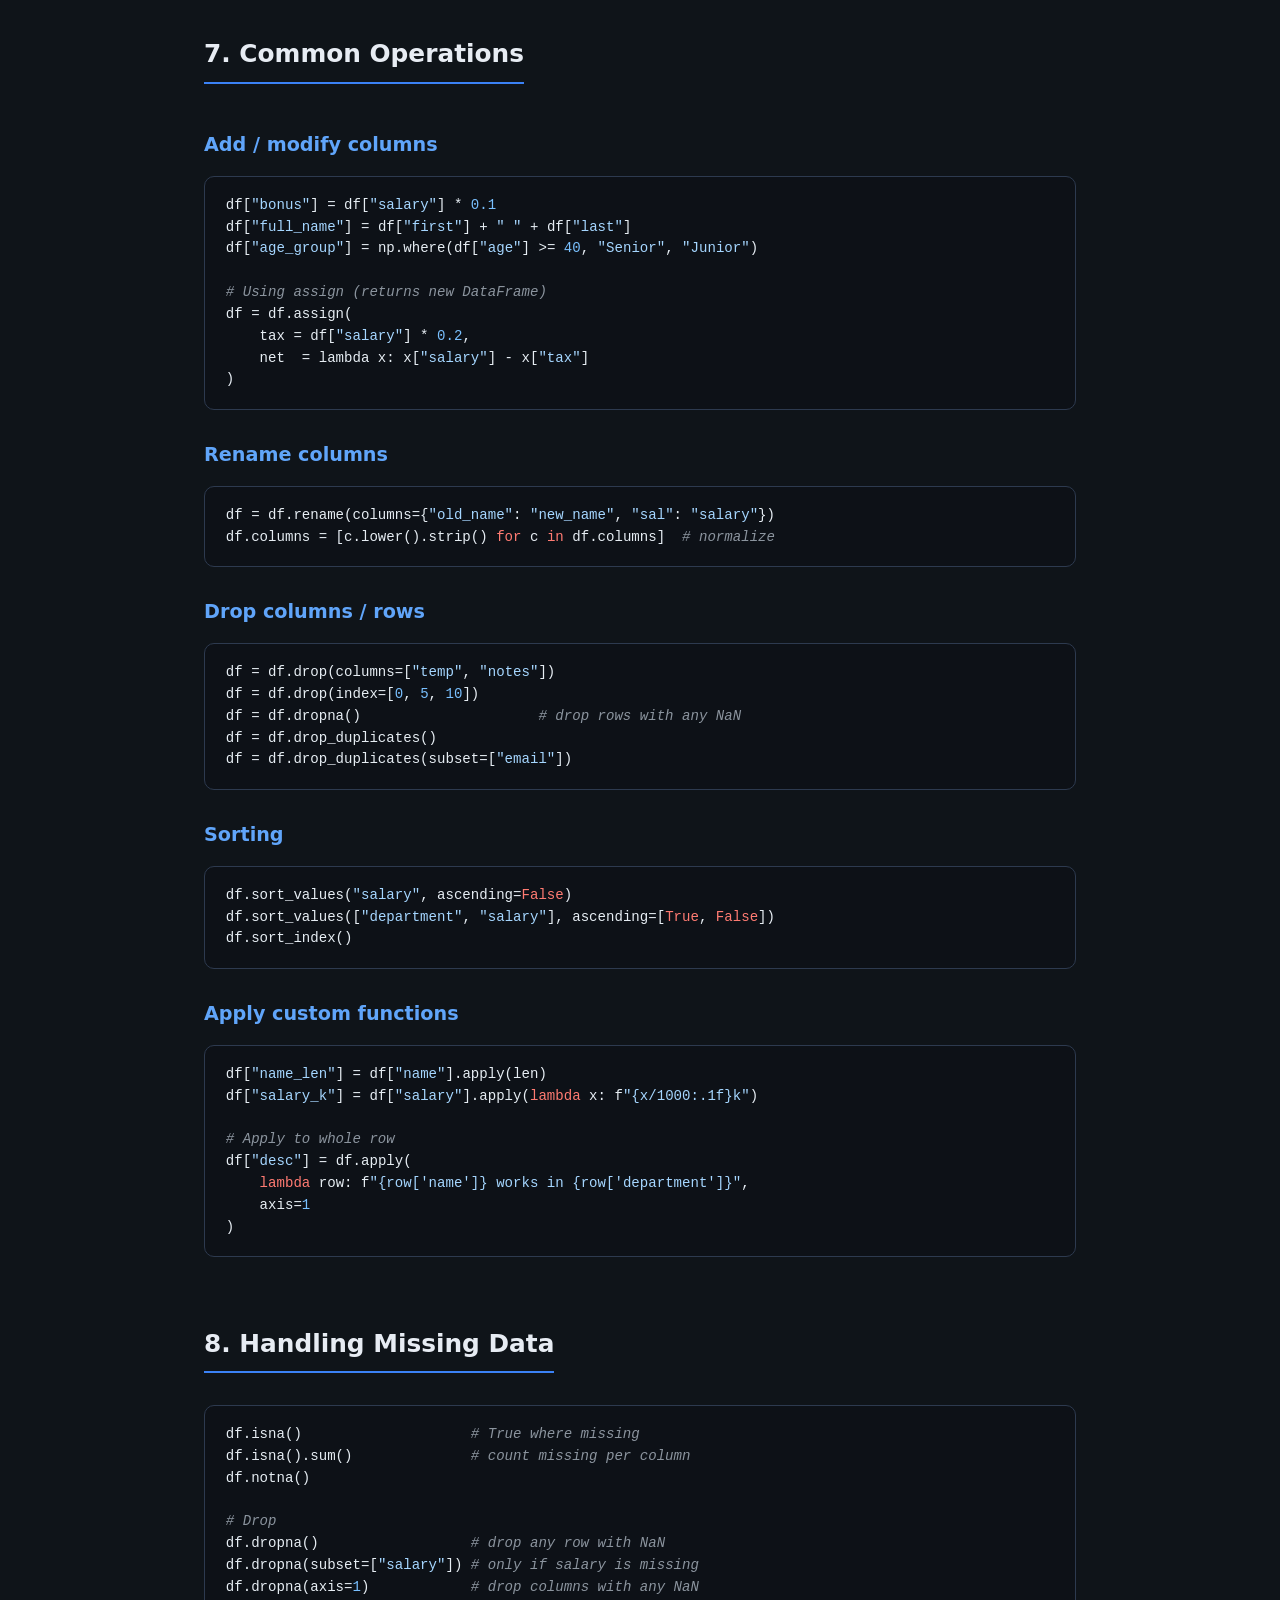
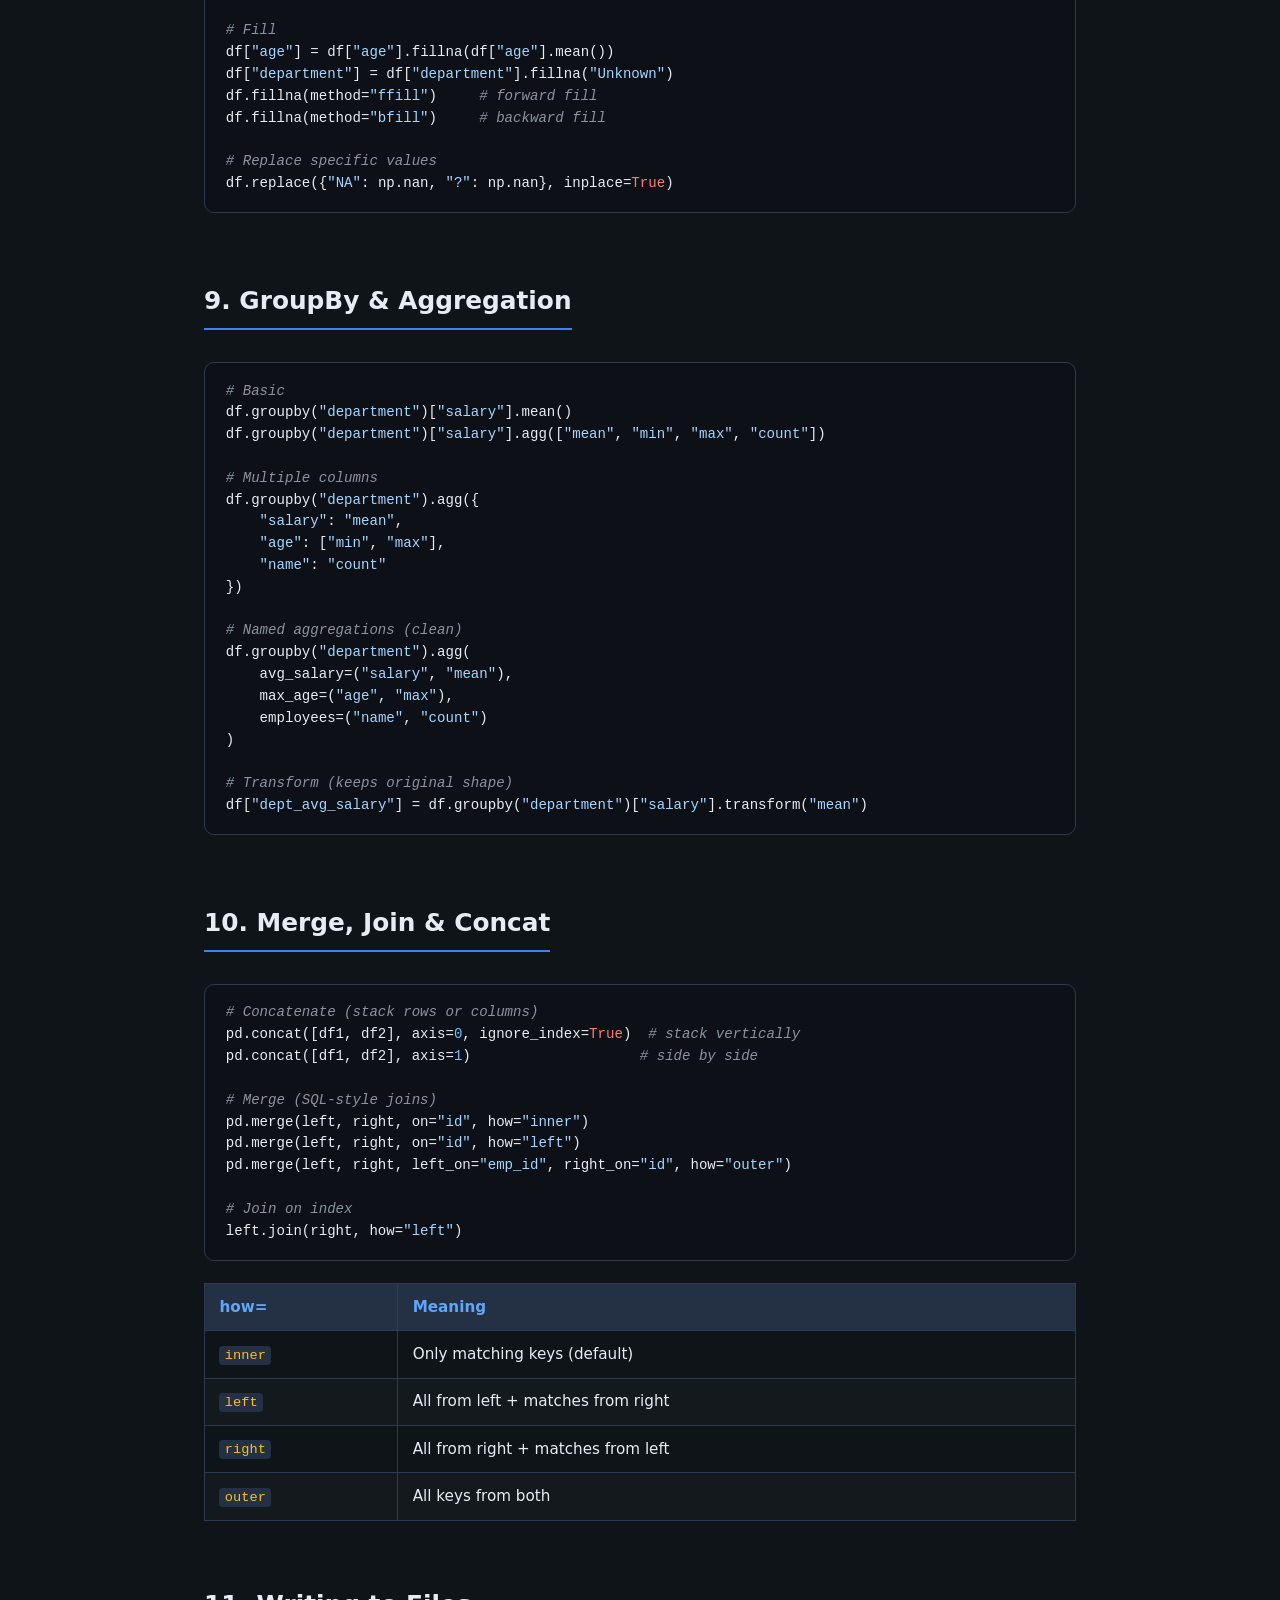
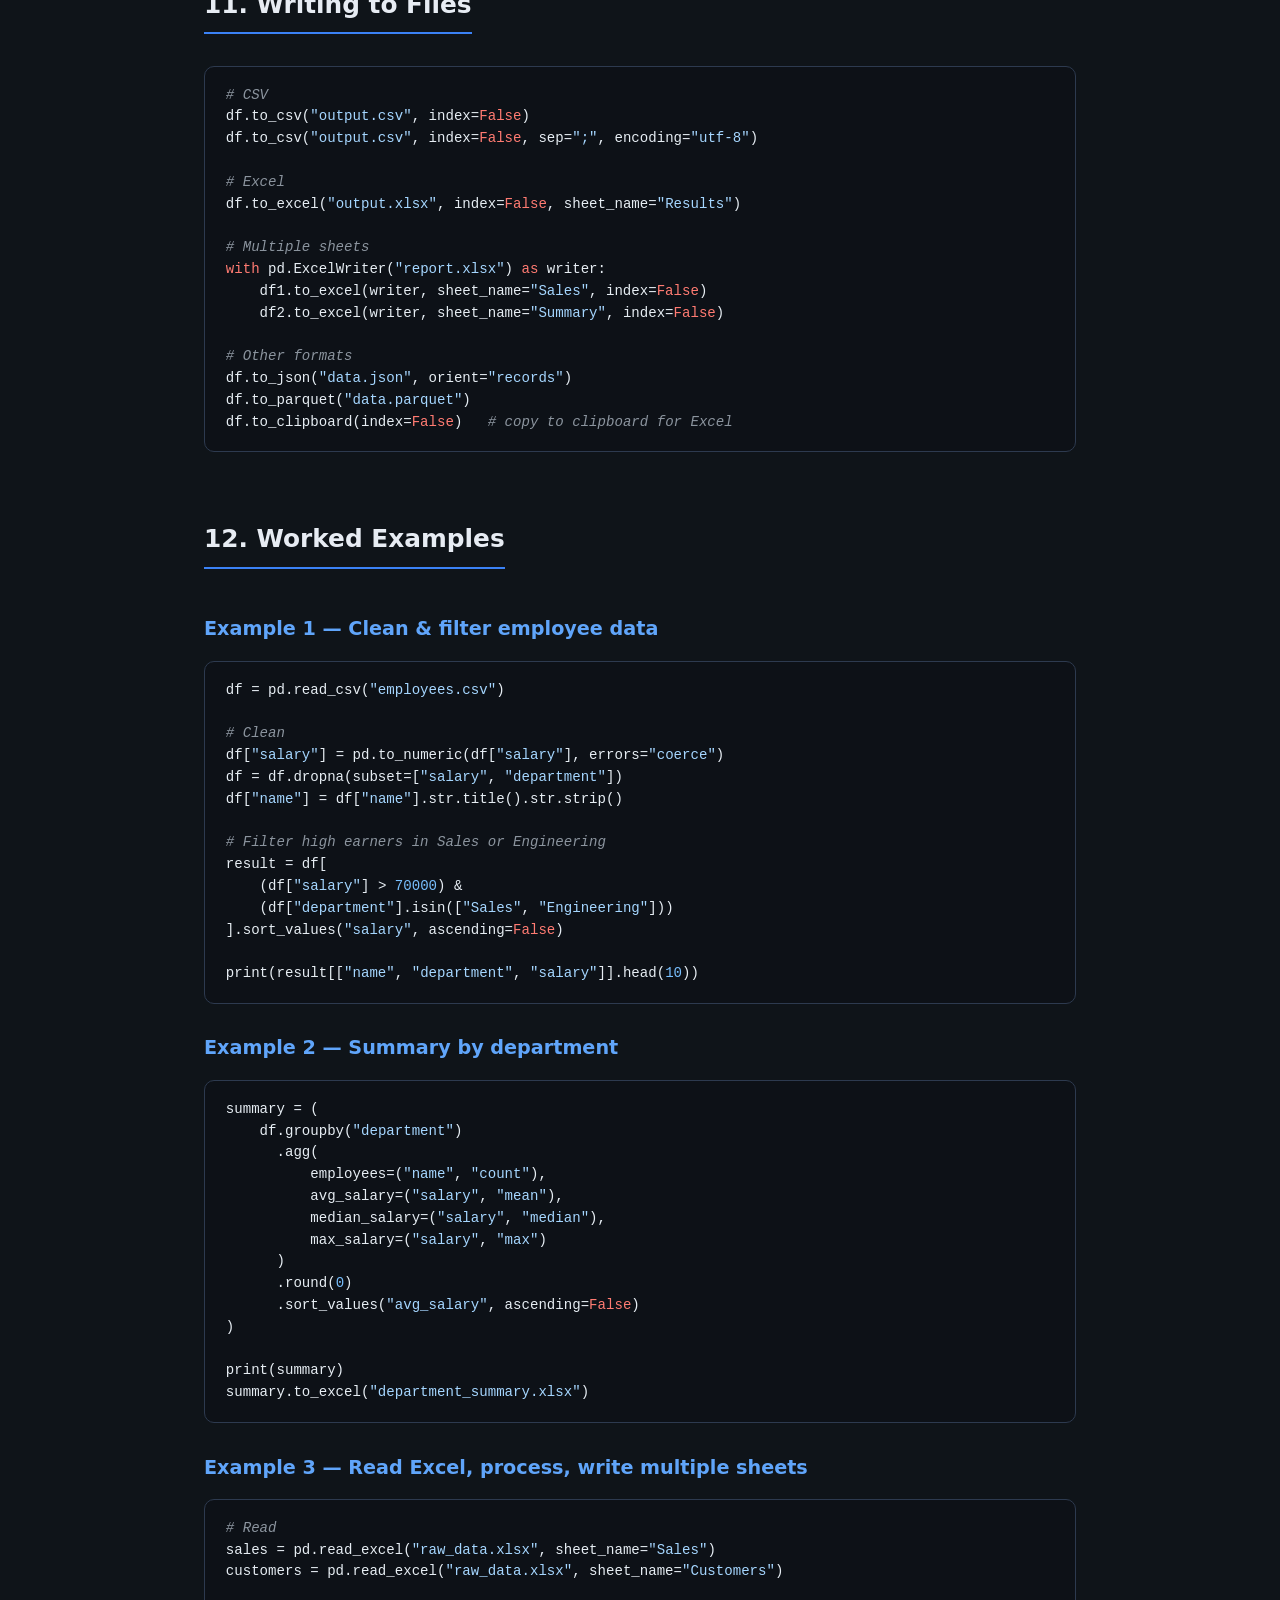
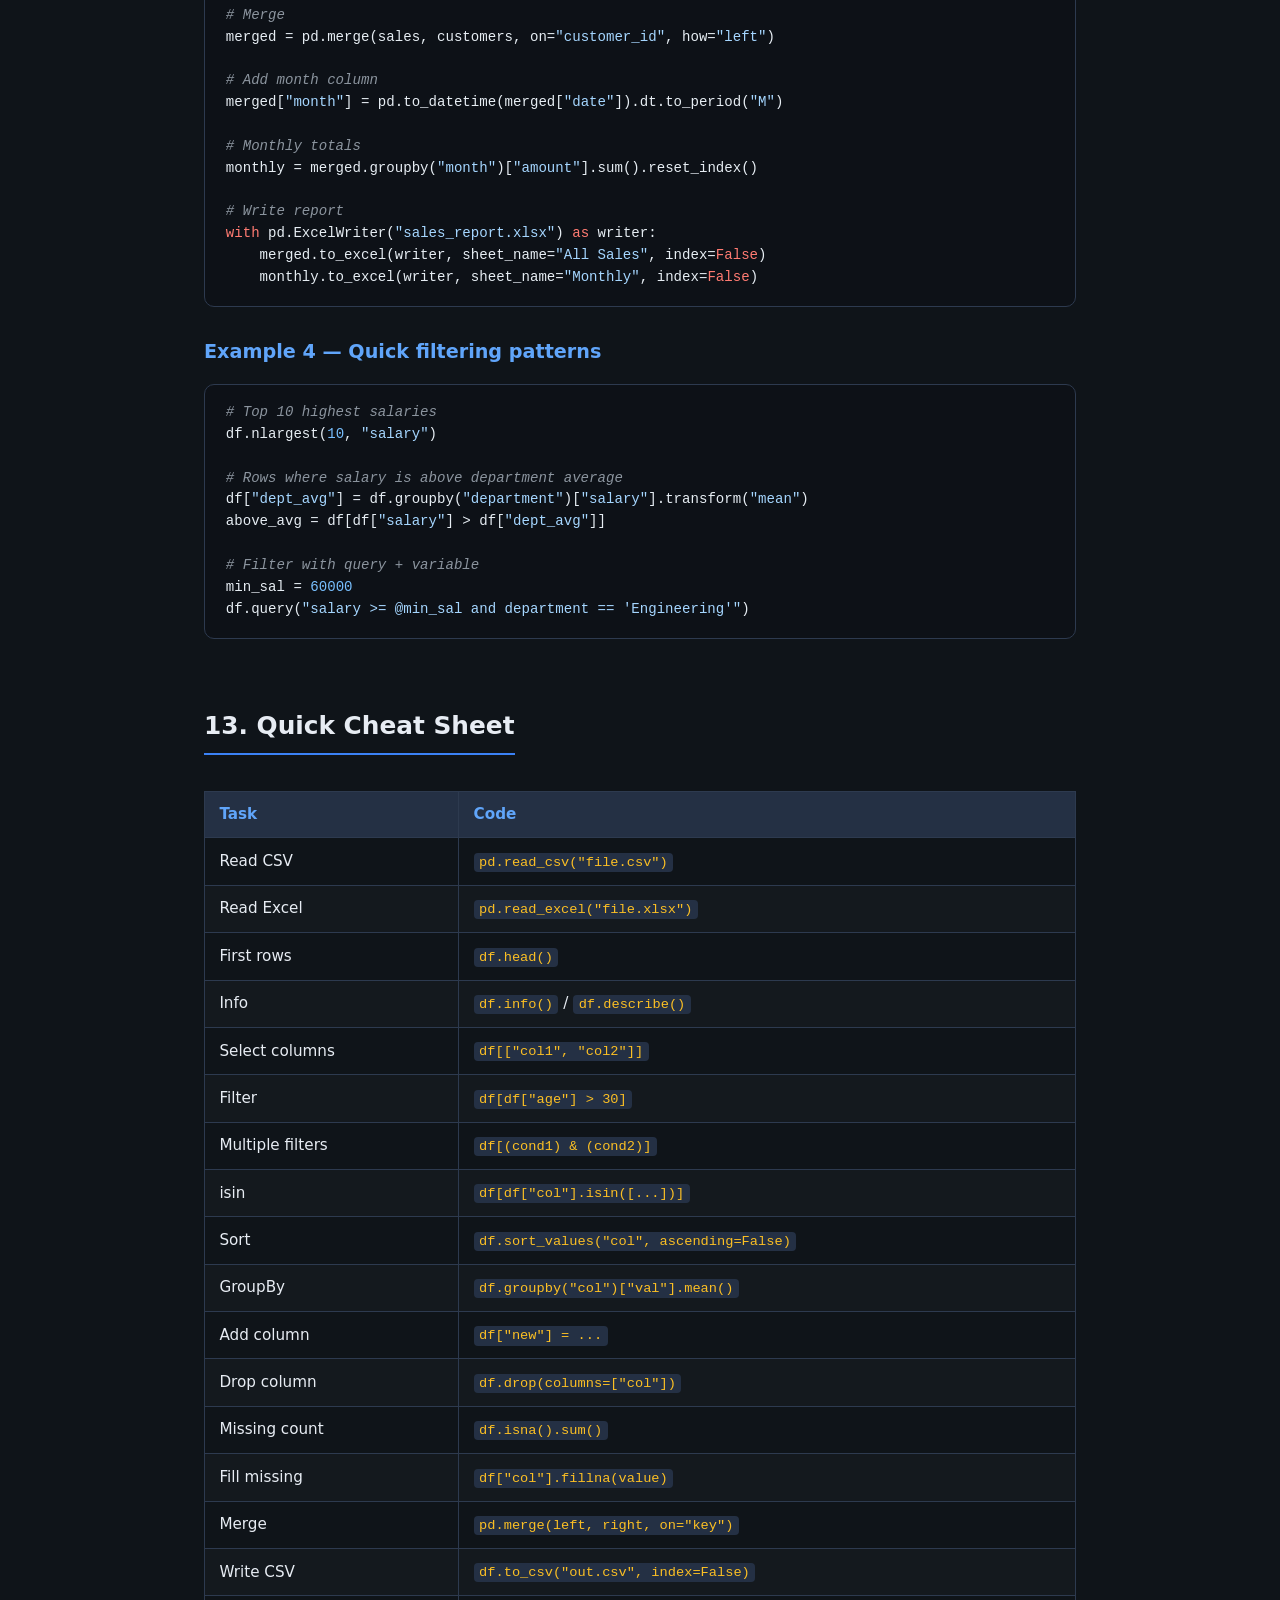
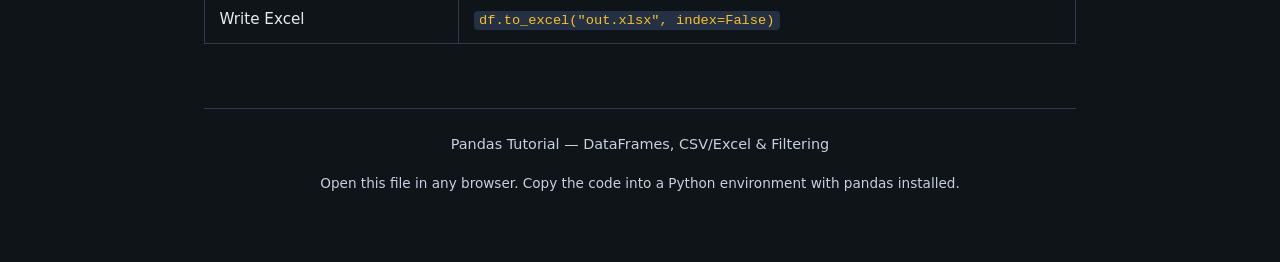
<file: tutorial/pandas_tutorial.html>
<!DOCTYPE html>
<html lang="en">
<head>
  <meta charset="UTF-8">
  <meta name="viewport" content="width=device-width, initial-scale=1.0">
  <title>Pandas Tutorial — DataFrames, CSV/Excel & Filtering</title>
  <style>
    :root {
      --bg: #0f1419;
      --surface: #1a2332;
      --surface2: #243044;
      --border: #2d3a4f;
      --text: #e7ecf3;
      --muted: #8b9bb4;
      --accent: #3b82f6;
      --accent2: #60a5fa;
      --green: #34d399;
      --orange: #fbbf24;
      --pink: #f472b6;
      --code-bg: #0d1117;
    }

    * { box-sizing: border-box; margin: 0; padding: 0; }

    body {
      font-family: 'Segoe UI', system-ui, -apple-system, sans-serif;
      background: var(--bg);
      color: var(--text);
      line-height: 1.65;
      font-size: 16px;
    }

    .container {
      max-width: 920px;
      margin: 0 auto;
      padding: 2rem 1.5rem 4rem;
    }

    header {
      text-align: center;
      padding: 3rem 0 2.5rem;
      border-bottom: 1px solid var(--border);
      margin-bottom: 2.5rem;
    }

    header h1 {
      font-size: 2.4rem;
      font-weight: 700;
      background: linear-gradient(135deg, #60a5fa, #34d399);
      -webkit-background-clip: text;
      -webkit-text-fill-color: transparent;
      background-clip: text;
      margin-bottom: 0.6rem;
    }

    header p {
      color: var(--muted);
      font-size: 1.1rem;
    }

    nav {
      background: var(--surface);
      border: 1px solid var(--border);
      border-radius: 12px;
      padding: 1.2rem 1.5rem;
      margin-bottom: 2.5rem;
    }

    nav h3 {
      font-size: 0.85rem;
      text-transform: uppercase;
      letter-spacing: 0.08em;
      color: var(--muted);
      margin-bottom: 0.8rem;
    }

    nav ul {
      list-style: none;
      display: flex;
      flex-wrap: wrap;
      gap: 0.5rem 1.2rem;
    }

    nav a {
      color: var(--accent2);
      text-decoration: none;
      font-size: 0.95rem;
    }

    nav a:hover { text-decoration: underline; }

    h2 {
      font-size: 1.55rem;
      margin: 2.8rem 0 1rem;
      padding-bottom: 0.4rem;
      border-bottom: 2px solid var(--accent);
      display: inline-block;
    }

    h3 {
      font-size: 1.2rem;
      margin: 1.8rem 0 0.7rem;
      color: var(--accent2);
    }

    p { margin-bottom: 1rem; color: #c5d0e0; }

    ul, ol {
      margin: 0.6rem 0 1.2rem 1.5rem;
      color: #c5d0e0;
    }

    li { margin-bottom: 0.35rem; }

    code {
      font-family: 'Cascadia Code', 'Fira Code', 'Consolas', monospace;
      background: var(--surface2);
      padding: 0.15em 0.4em;
      border-radius: 4px;
      font-size: 0.9em;
      color: var(--orange);
    }

    pre {
      background: var(--code-bg);
      border: 1px solid var(--border);
      border-radius: 10px;
      padding: 1.1rem 1.3rem;
      overflow-x: auto;
      margin: 1rem 0 1.4rem;
      font-size: 0.88rem;
      line-height: 1.55;
    }

    pre code {
      background: none;
      padding: 0;
      color: #e6edf3;
      font-size: inherit;
    }

    .keyword { color: #ff7b72; }
    .string  { color: #a5d6ff; }
    .number  { color: #79c0ff; }
    .comment { color: #8b949e; font-style: italic; }
    .func    { color: #d2a8ff; }
    .output  { color: #7ee787; }

    .note {
      background: rgba(59, 130, 246, 0.12);
      border-left: 4px solid var(--accent);
      padding: 0.9rem 1.1rem;
      border-radius: 0 8px 8px 0;
      margin: 1.2rem 0;
      color: #b8d0f5;
    }

    .tip {
      background: rgba(52, 211, 153, 0.1);
      border-left: 4px solid var(--green);
      padding: 0.9rem 1.1rem;
      border-radius: 0 8px 8px 0;
      margin: 1.2rem 0;
      color: #a7f3d0;
    }

    .warning {
      background: rgba(251, 191, 36, 0.1);
      border-left: 4px solid var(--orange);
      padding: 0.9rem 1.1rem;
      border-radius: 0 8px 8px 0;
      margin: 1.2rem 0;
      color: #fde68a;
    }

    table {
      width: 100%;
      border-collapse: collapse;
      margin: 1.2rem 0;
      font-size: 0.95rem;
    }

    th, td {
      border: 1px solid var(--border);
      padding: 0.65rem 0.9rem;
      text-align: left;
    }

    th {
      background: var(--surface2);
      color: var(--accent2);
      font-weight: 600;
    }

    tr:nth-child(even) { background: rgba(255,255,255,0.02); }

    .section { margin-bottom: 1rem; }

    footer {
      margin-top: 4rem;
      padding-top: 1.5rem;
      border-top: 1px solid var(--border);
      text-align: center;
      color: var(--muted);
      font-size: 0.9rem;
    }

    @media (max-width: 600px) {
      header h1 { font-size: 1.8rem; }
      .container { padding: 1.2rem 1rem 3rem; }
    }
  </style>
</head>
<body>
  <div class="container">
    <header>
      <h1>Pandas Tutorial</h1>
      <p>DataFrames • Reading CSV / Excel • Filtering • Operations</p>
    </header>

    <nav>
      <h3>Contents</h3>
      <ul>
        <li><a href="#intro">1. Introduction</a></li>
        <li><a href="#install">2. Installation</a></li>
        <li><a href="#read">3. Reading Files</a></li>
        <li><a href="#explore">4. Exploring Data</a></li>
        <li><a href="#select">5. Selecting Data</a></li>
        <li><a href="#filter">6. Filtering</a></li>
        <li><a href="#ops">7. Operations</a></li>
        <li><a href="#missing">8. Missing Data</a></li>
        <li><a href="#groupby">9. GroupBy</a></li>
        <li><a href="#merge">10. Merge &amp; Join</a></li>
        <li><a href="#write">11. Writing Files</a></li>
        <li><a href="#examples">12. Worked Examples</a></li>
        <li><a href="#cheatsheet">13. Cheat Sheet</a></li>
      </ul>
    </nav>

    <!-- 1. INTRODUCTION -->
    <section id="intro" class="section">
      <h2>1. Introduction</h2>
      <p>
        <strong>Pandas</strong> is the most popular Python library for data analysis and manipulation.
        It provides two main data structures:
      </p>
      <ul>
        <li><strong>Series</strong> — 1-dimensional labeled array</li>
        <li><strong>DataFrame</strong> — 2-dimensional table (like an Excel sheet or SQL table)</li>
      </ul>
      <p>
        Pandas is built on top of NumPy and is excellent for reading CSV/Excel files,
        cleaning data, filtering, aggregating, and preparing data for analysis or machine learning.
      </p>
    </section>

    <!-- 2. INSTALLATION -->
    <section id="install" class="section">
      <h2>2. Installation &amp; Import</h2>
      <pre><code><span class="comment"># Install (once)</span>
pip install pandas openpyxl   <span class="comment"># openpyxl needed for Excel (.xlsx)</span>

<span class="comment"># Import convention</span>
<span class="keyword">import</span> pandas <span class="keyword">as</span> pd
<span class="keyword">import</span> numpy <span class="keyword">as</span> np</code></pre>
      <div class="tip">
        Always use the alias <code>pd</code>. Almost every tutorial and Stack Overflow answer expects it.
      </div>
    </section>

    <!-- 3. READING FILES -->
    <section id="read" class="section">
      <h2>3. Reading CSV &amp; Excel Files</h2>

      <h3>Read CSV</h3>
      <pre><code><span class="comment"># Basic</span>
df = pd.read_csv(<span class="string">"data.csv"</span>)

<span class="comment"># Common options</span>
df = pd.read_csv(
    <span class="string">"data.csv"</span>,
    sep=<span class="string">","</span>,                 <span class="comment"># delimiter (default is comma)</span>
    header=<span class="number">0</span>,               <span class="comment"># row number to use as column names</span>
    index_col=<span class="number">0</span>,            <span class="comment"># use first column as index</span>
    usecols=[<span class="string">"name"</span>, <span class="string">"age"</span>, <span class="string">"salary"</span>],  <span class="comment"># only these columns</span>
    nrows=<span class="number">1000</span>,             <span class="comment"># read only first 1000 rows</span>
    na_values=[<span class="string">"NA"</span>, <span class="string">"?"</span>, <span class="string">""</span>],  <span class="comment"># treat these as missing</span>
    parse_dates=[<span class="string">"date"</span>],   <span class="comment"># parse date column</span>
    encoding=<span class="string">"utf-8"</span>
)</code></pre>

      <h3>Read Excel</h3>
      <pre><code><span class="comment"># Single sheet</span>
df = pd.read_excel(<span class="string">"data.xlsx"</span>)

<span class="comment"># Specific sheet</span>
df = pd.read_excel(<span class="string">"data.xlsx"</span>, sheet_name=<span class="string">"Sales"</span>)

<span class="comment"># Multiple sheets → dict of DataFrames</span>
dfs = pd.read_excel(<span class="string">"data.xlsx"</span>, sheet_name=[<span class="string">"Sales"</span>, <span class="string">"Customers"</span>])
<span class="comment"># or sheet_name=None to load all sheets</span>

<span class="comment"># Useful options</span>
df = pd.read_excel(
    <span class="string">"data.xlsx"</span>,
    sheet_name=<span class="number">0</span>,           <span class="comment"># first sheet (or name)</span>
    header=<span class="number">0</span>,
    usecols=<span class="string">"A:D"</span>,         <span class="comment"># columns A to D</span>
    skiprows=<span class="number">2</span>,            <span class="comment"># skip first 2 rows</span>
    nrows=<span class="number">500</span>
)</code></pre>

      <div class="note">
        For <code>.xlsx</code> files you need the <code>openpyxl</code> engine (installed above).<br>
        For old <code>.xls</code> files use <code>engine="xlrd"</code> (and install xlrd).
      </div>

      <h3>Other common readers</h3>
      <pre><code>pd.read_json(<span class="string">"data.json"</span>)
pd.read_parquet(<span class="string">"data.parquet"</span>)   <span class="comment"># fast &amp; efficient</span>
pd.read_sql(<span class="string">"SELECT * FROM table"</span>, connection)
pd.read_clipboard()               <span class="comment"># paste from Excel / Google Sheets</span></code></pre>
    </section>

    <!-- 4. EXPLORING -->
    <section id="explore" class="section">
      <h2>4. Exploring a DataFrame</h2>
      <pre><code>df = pd.read_csv(<span class="string">"employees.csv"</span>)

df.head()          <span class="comment"># first 5 rows</span>
df.head(<span class="number">10</span>)        <span class="comment"># first 10 rows</span>
df.tail()          <span class="comment"># last 5 rows</span>
df.sample(<span class="number">5</span>)       <span class="comment"># 5 random rows</span>

df.shape           <span class="comment"># (rows, columns)</span>
df.columns         <span class="comment"># column names</span>
df.dtypes          <span class="comment"># data types of each column</span>
df.info()          <span class="comment"># summary: non-null counts + dtypes</span>
df.describe()      <span class="comment"># statistics for numeric columns</span>
df.describe(include=<span class="string">"all"</span>)  <span class="comment"># include object columns too</span>

df[<span class="string">"department"</span>].unique()      <span class="comment"># unique values</span>
df[<span class="string">"department"</span>].nunique()     <span class="comment"># number of unique values</span>
df[<span class="string">"department"</span>].value_counts() <span class="comment"># frequency count</span></code></pre>
    </section>

    <!-- 5. SELECTING -->
    <section id="select" class="section">
      <h2>5. Selecting Columns &amp; Rows</h2>

      <h3>Select columns</h3>
      <pre><code><span class="comment"># Single column → Series</span>
df[<span class="string">"name"</span>]
df.name                <span class="comment"># also works if column name is a valid identifier</span>

<span class="comment"># Multiple columns → DataFrame</span>
df[[<span class="string">"name"</span>, <span class="string">"age"</span>, <span class="string">"salary"</span>]]</code></pre>

      <h3>Select rows by position (iloc) or label (loc)</h3>
      <pre><code><span class="comment"># iloc → integer position</span>
df.iloc[<span class="number">0</span>]            <span class="comment"># first row</span>
df.iloc[<span class="number">0</span>:<span class="number">5</span>]          <span class="comment"># first 5 rows</span>
df.iloc[<span class="number">0</span>:<span class="number">5</span>, <span class="number">0</span>:<span class="number">3</span>]      <span class="comment"># first 5 rows, first 3 columns</span>
df.iloc[:, [<span class="number">0</span>, <span class="number">2</span>]]     <span class="comment"># all rows, columns 0 and 2</span>

<span class="comment"># loc → label based</span>
df.loc[<span class="number">0</span>]             <span class="comment"># row with index label 0</span>
df.loc[<span class="number">0</span>:<span class="number">4</span>, [<span class="string">"name"</span>, <span class="string">"salary"</span>]]
df.loc[df[<span class="string">"age"</span>] > <span class="number">30</span>, <span class="string">"name"</span>]  <span class="comment"># names of people older than 30</span></code></pre>

      <div class="warning">
        <code>iloc</code> uses integer positions (0-based).<br>
        <code>loc</code> uses the actual index labels (can be numbers, strings, dates…).
      </div>
    </section>

    <!-- 6. FILTERING -->
    <section id="filter" class="section">
      <h2>6. Filtering (Boolean Indexing)</h2>
      <p>This is one of the most common operations in Pandas.</p>

      <pre><code><span class="comment"># Simple condition</span>
df[df[<span class="string">"age"</span>] > <span class="number">30</span>]

<span class="comment"># Multiple conditions (use &amp; | ~  and parentheses!)</span>
df[(df[<span class="string">"age"</span>] > <span class="number">30</span>) &amp; (df[<span class="string">"salary"</span>] > <span class="number">50000</span>)]
df[(df[<span class="string">"department"</span>] == <span class="string">"Sales"</span>) | (df[<span class="string">"department"</span>] == <span class="string">"Marketing"</span>)]

<span class="comment"># isin — cleaner for multiple values</span>
df[df[<span class="string">"department"</span>].isin([<span class="string">"Sales"</span>, <span class="string">"Marketing"</span>, <span class="string">"HR"</span>])]

<span class="comment"># String methods</span>
df[df[<span class="string">"name"</span>].str.startswith(<span class="string">"A"</span>)]
df[df[<span class="string">"email"</span>].str.contains(<span class="string">"@gmail.com"</span>, na=<span class="keyword">False</span>)]
df[df[<span class="string">"city"</span>].str.contains(<span class="string">"New|Los"</span>, case=<span class="keyword">False</span>, na=<span class="keyword">False</span>)]

<span class="comment"># Between</span>
df[df[<span class="string">"age"</span>].between(<span class="number">25</span>, <span class="number">40</span>)]

<span class="comment"># Query method (nice for complex filters)</span>
df.query(<span class="string">"age > 30 and salary > 50000"</span>)
df.query(<span class="string">"department == 'Sales' and age >= 25"</span>)</code></pre>

      <div class="tip">
        Always put each condition in parentheses when combining with <code>&amp;</code> or <code>|</code>.
      </div>
    </section>

    <!-- 7. OPERATIONS -->
    <section id="ops" class="section">
      <h2>7. Common Operations</h2>

      <h3>Add / modify columns</h3>
      <pre><code>df[<span class="string">"bonus"</span>] = df[<span class="string">"salary"</span>] * <span class="number">0.1</span>
df[<span class="string">"full_name"</span>] = df[<span class="string">"first"</span>] + <span class="string">" "</span> + df[<span class="string">"last"</span>]
df[<span class="string">"age_group"</span>] = np.where(df[<span class="string">"age"</span>] >= <span class="number">40</span>, <span class="string">"Senior"</span>, <span class="string">"Junior"</span>)

<span class="comment"># Using assign (returns new DataFrame)</span>
df = df.assign(
    tax = df[<span class="string">"salary"</span>] * <span class="number">0.2</span>,
    net  = lambda x: x[<span class="string">"salary"</span>] - x[<span class="string">"tax"</span>]
)</code></pre>

      <h3>Rename columns</h3>
      <pre><code>df = df.rename(columns={<span class="string">"old_name"</span>: <span class="string">"new_name"</span>, <span class="string">"sal"</span>: <span class="string">"salary"</span>})
df.columns = [c.lower().strip() <span class="keyword">for</span> c <span class="keyword">in</span> df.columns]  <span class="comment"># normalize</span></code></pre>

      <h3>Drop columns / rows</h3>
      <pre><code>df = df.drop(columns=[<span class="string">"temp"</span>, <span class="string">"notes"</span>])
df = df.drop(index=[<span class="number">0</span>, <span class="number">5</span>, <span class="number">10</span>])
df = df.dropna()                     <span class="comment"># drop rows with any NaN</span>
df = df.drop_duplicates()
df = df.drop_duplicates(subset=[<span class="string">"email"</span>])</code></pre>

      <h3>Sorting</h3>
      <pre><code>df.sort_values(<span class="string">"salary"</span>, ascending=<span class="keyword">False</span>)
df.sort_values([<span class="string">"department"</span>, <span class="string">"salary"</span>], ascending=[<span class="keyword">True</span>, <span class="keyword">False</span>])
df.sort_index()</code></pre>

      <h3>Apply custom functions</h3>
      <pre><code>df[<span class="string">"name_len"</span>] = df[<span class="string">"name"</span>].apply(len)
df[<span class="string">"salary_k"</span>] = df[<span class="string">"salary"</span>].apply(<span class="keyword">lambda</span> x: f<span class="string">"{x/1000:.1f}k"</span>)

<span class="comment"># Apply to whole row</span>
df[<span class="string">"desc"</span>] = df.apply(
    <span class="keyword">lambda</span> row: f<span class="string">"{row['name']} works in {row['department']}"</span>,
    axis=<span class="number">1</span>
)</code></pre>
    </section>

    <!-- 8. MISSING DATA -->
    <section id="missing" class="section">
      <h2>8. Handling Missing Data</h2>
      <pre><code>df.isna()                    <span class="comment"># True where missing</span>
df.isna().sum()              <span class="comment"># count missing per column</span>
df.notna()

<span class="comment"># Drop</span>
df.dropna()                  <span class="comment"># drop any row with NaN</span>
df.dropna(subset=[<span class="string">"salary"</span>]) <span class="comment"># only if salary is missing</span>
df.dropna(axis=<span class="number">1</span>)            <span class="comment"># drop columns with any NaN</span>

<span class="comment"># Fill</span>
df[<span class="string">"age"</span>] = df[<span class="string">"age"</span>].fillna(df[<span class="string">"age"</span>].mean())
df[<span class="string">"department"</span>] = df[<span class="string">"department"</span>].fillna(<span class="string">"Unknown"</span>)
df.fillna(method=<span class="string">"ffill"</span>)     <span class="comment"># forward fill</span>
df.fillna(method=<span class="string">"bfill"</span>)     <span class="comment"># backward fill</span>

<span class="comment"># Replace specific values</span>
df.replace({<span class="string">"NA"</span>: np.nan, <span class="string">"?"</span>: np.nan}, inplace=<span class="keyword">True</span>)</code></pre>
    </section>

    <!-- 9. GROUPBY -->
    <section id="groupby" class="section">
      <h2>9. GroupBy &amp; Aggregation</h2>
      <pre><code><span class="comment"># Basic</span>
df.groupby(<span class="string">"department"</span>)[<span class="string">"salary"</span>].mean()
df.groupby(<span class="string">"department"</span>)[<span class="string">"salary"</span>].agg([<span class="string">"mean"</span>, <span class="string">"min"</span>, <span class="string">"max"</span>, <span class="string">"count"</span>])

<span class="comment"># Multiple columns</span>
df.groupby(<span class="string">"department"</span>).agg({
    <span class="string">"salary"</span>: <span class="string">"mean"</span>,
    <span class="string">"age"</span>: [<span class="string">"min"</span>, <span class="string">"max"</span>],
    <span class="string">"name"</span>: <span class="string">"count"</span>
})

<span class="comment"># Named aggregations (clean)</span>
df.groupby(<span class="string">"department"</span>).agg(
    avg_salary=(<span class="string">"salary"</span>, <span class="string">"mean"</span>),
    max_age=(<span class="string">"age"</span>, <span class="string">"max"</span>),
    employees=(<span class="string">"name"</span>, <span class="string">"count"</span>)
)

<span class="comment"># Transform (keeps original shape)</span>
df[<span class="string">"dept_avg_salary"</span>] = df.groupby(<span class="string">"department"</span>)[<span class="string">"salary"</span>].transform(<span class="string">"mean"</span>)</code></pre>
    </section>

    <!-- 10. MERGE -->
    <section id="merge" class="section">
      <h2>10. Merge, Join &amp; Concat</h2>
      <pre><code><span class="comment"># Concatenate (stack rows or columns)</span>
pd.concat([df1, df2], axis=<span class="number">0</span>, ignore_index=<span class="keyword">True</span>)  <span class="comment"># stack vertically</span>
pd.concat([df1, df2], axis=<span class="number">1</span>)                    <span class="comment"># side by side</span>

<span class="comment"># Merge (SQL-style joins)</span>
pd.merge(left, right, on=<span class="string">"id"</span>, how=<span class="string">"inner"</span>)
pd.merge(left, right, on=<span class="string">"id"</span>, how=<span class="string">"left"</span>)
pd.merge(left, right, left_on=<span class="string">"emp_id"</span>, right_on=<span class="string">"id"</span>, how=<span class="string">"outer"</span>)

<span class="comment"># Join on index</span>
left.join(right, how=<span class="string">"left"</span>)</code></pre>

      <table>
        <thead>
          <tr><th>how=</th><th>Meaning</th></tr>
        </thead>
        <tbody>
          <tr><td><code>inner</code></td><td>Only matching keys (default)</td></tr>
          <tr><td><code>left</code></td><td>All from left + matches from right</td></tr>
          <tr><td><code>right</code></td><td>All from right + matches from left</td></tr>
          <tr><td><code>outer</code></td><td>All keys from both</td></tr>
        </tbody>
      </table>
    </section>

    <!-- 11. WRITING -->
    <section id="write" class="section">
      <h2>11. Writing to Files</h2>
      <pre><code><span class="comment"># CSV</span>
df.to_csv(<span class="string">"output.csv"</span>, index=<span class="keyword">False</span>)
df.to_csv(<span class="string">"output.csv"</span>, index=<span class="keyword">False</span>, sep=<span class="string">";"</span>, encoding=<span class="string">"utf-8"</span>)

<span class="comment"># Excel</span>
df.to_excel(<span class="string">"output.xlsx"</span>, index=<span class="keyword">False</span>, sheet_name=<span class="string">"Results"</span>)

<span class="comment"># Multiple sheets</span>
<span class="keyword">with</span> pd.ExcelWriter(<span class="string">"report.xlsx"</span>) <span class="keyword">as</span> writer:
    df1.to_excel(writer, sheet_name=<span class="string">"Sales"</span>, index=<span class="keyword">False</span>)
    df2.to_excel(writer, sheet_name=<span class="string">"Summary"</span>, index=<span class="keyword">False</span>)

<span class="comment"># Other formats</span>
df.to_json(<span class="string">"data.json"</span>, orient=<span class="string">"records"</span>)
df.to_parquet(<span class="string">"data.parquet"</span>)
df.to_clipboard(index=<span class="keyword">False</span>)   <span class="comment"># copy to clipboard for Excel</span></code></pre>
    </section>

    <!-- 12. WORKED EXAMPLES -->
    <section id="examples" class="section">
      <h2>12. Worked Examples</h2>

      <h3>Example 1 — Clean &amp; filter employee data</h3>
      <pre><code>df = pd.read_csv(<span class="string">"employees.csv"</span>)

<span class="comment"># Clean</span>
df[<span class="string">"salary"</span>] = pd.to_numeric(df[<span class="string">"salary"</span>], errors=<span class="string">"coerce"</span>)
df = df.dropna(subset=[<span class="string">"salary"</span>, <span class="string">"department"</span>])
df[<span class="string">"name"</span>] = df[<span class="string">"name"</span>].str.title().str.strip()

<span class="comment"># Filter high earners in Sales or Engineering</span>
result = df[
    (df[<span class="string">"salary"</span>] > <span class="number">70000</span>) &amp;
    (df[<span class="string">"department"</span>].isin([<span class="string">"Sales"</span>, <span class="string">"Engineering"</span>]))
].sort_values(<span class="string">"salary"</span>, ascending=<span class="keyword">False</span>)

print(result[[<span class="string">"name"</span>, <span class="string">"department"</span>, <span class="string">"salary"</span>]].head(<span class="number">10</span>))</code></pre>

      <h3>Example 2 — Summary by department</h3>
      <pre><code>summary = (
    df.groupby(<span class="string">"department"</span>)
      .agg(
          employees=(<span class="string">"name"</span>, <span class="string">"count"</span>),
          avg_salary=(<span class="string">"salary"</span>, <span class="string">"mean"</span>),
          median_salary=(<span class="string">"salary"</span>, <span class="string">"median"</span>),
          max_salary=(<span class="string">"salary"</span>, <span class="string">"max"</span>)
      )
      .round(<span class="number">0</span>)
      .sort_values(<span class="string">"avg_salary"</span>, ascending=<span class="keyword">False</span>)
)

print(summary)
summary.to_excel(<span class="string">"department_summary.xlsx"</span>)</code></pre>

      <h3>Example 3 — Read Excel, process, write multiple sheets</h3>
      <pre><code><span class="comment"># Read</span>
sales = pd.read_excel(<span class="string">"raw_data.xlsx"</span>, sheet_name=<span class="string">"Sales"</span>)
customers = pd.read_excel(<span class="string">"raw_data.xlsx"</span>, sheet_name=<span class="string">"Customers"</span>)

<span class="comment"># Merge</span>
merged = pd.merge(sales, customers, on=<span class="string">"customer_id"</span>, how=<span class="string">"left"</span>)

<span class="comment"># Add month column</span>
merged[<span class="string">"month"</span>] = pd.to_datetime(merged[<span class="string">"date"</span>]).dt.to_period(<span class="string">"M"</span>)

<span class="comment"># Monthly totals</span>
monthly = merged.groupby(<span class="string">"month"</span>)[<span class="string">"amount"</span>].sum().reset_index()

<span class="comment"># Write report</span>
<span class="keyword">with</span> pd.ExcelWriter(<span class="string">"sales_report.xlsx"</span>) <span class="keyword">as</span> writer:
    merged.to_excel(writer, sheet_name=<span class="string">"All Sales"</span>, index=<span class="keyword">False</span>)
    monthly.to_excel(writer, sheet_name=<span class="string">"Monthly"</span>, index=<span class="keyword">False</span>)</code></pre>

      <h3>Example 4 — Quick filtering patterns</h3>
      <pre><code><span class="comment"># Top 10 highest salaries</span>
df.nlargest(<span class="number">10</span>, <span class="string">"salary"</span>)

<span class="comment"># Rows where salary is above department average</span>
df[<span class="string">"dept_avg"</span>] = df.groupby(<span class="string">"department"</span>)[<span class="string">"salary"</span>].transform(<span class="string">"mean"</span>)
above_avg = df[df[<span class="string">"salary"</span>] > df[<span class="string">"dept_avg"</span>]]

<span class="comment"># Filter with query + variable</span>
min_sal = <span class="number">60000</span>
df.query(<span class="string">"salary >= @min_sal and department == 'Engineering'"</span>)</code></pre>
    </section>

    <!-- 13. CHEAT SHEET -->
    <section id="cheatsheet" class="section">
      <h2>13. Quick Cheat Sheet</h2>
      <table>
        <thead>
          <tr><th>Task</th><th>Code</th></tr>
        </thead>
        <tbody>
          <tr><td>Read CSV</td><td><code>pd.read_csv("file.csv")</code></td></tr>
          <tr><td>Read Excel</td><td><code>pd.read_excel("file.xlsx")</code></td></tr>
          <tr><td>First rows</td><td><code>df.head()</code></td></tr>
          <tr><td>Info</td><td><code>df.info()</code> / <code>df.describe()</code></td></tr>
          <tr><td>Select columns</td><td><code>df[["col1", "col2"]]</code></td></tr>
          <tr><td>Filter</td><td><code>df[df["age"] > 30]</code></td></tr>
          <tr><td>Multiple filters</td><td><code>df[(cond1) &amp; (cond2)]</code></td></tr>
          <tr><td>isin</td><td><code>df[df["col"].isin([...])]</code></td></tr>
          <tr><td>Sort</td><td><code>df.sort_values("col", ascending=False)</code></td></tr>
          <tr><td>GroupBy</td><td><code>df.groupby("col")["val"].mean()</code></td></tr>
          <tr><td>Add column</td><td><code>df["new"] = ...</code></td></tr>
          <tr><td>Drop column</td><td><code>df.drop(columns=["col"])</code></td></tr>
          <tr><td>Missing count</td><td><code>df.isna().sum()</code></td></tr>
          <tr><td>Fill missing</td><td><code>df["col"].fillna(value)</code></td></tr>
          <tr><td>Merge</td><td><code>pd.merge(left, right, on="key")</code></td></tr>
          <tr><td>Write CSV</td><td><code>df.to_csv("out.csv", index=False)</code></td></tr>
          <tr><td>Write Excel</td><td><code>df.to_excel("out.xlsx", index=False)</code></td></tr>
        </tbody>
      </table>
    </section>

    <footer>
      <p>Pandas Tutorial — DataFrames, CSV/Excel &amp; Filtering</p>
      <p style="margin-top:0.4rem; font-size:0.85rem;">
        Open this file in any browser. Copy the code into a Python environment with pandas installed.
      </p>
    </footer>
  </div>
</body>
</html>
</file>
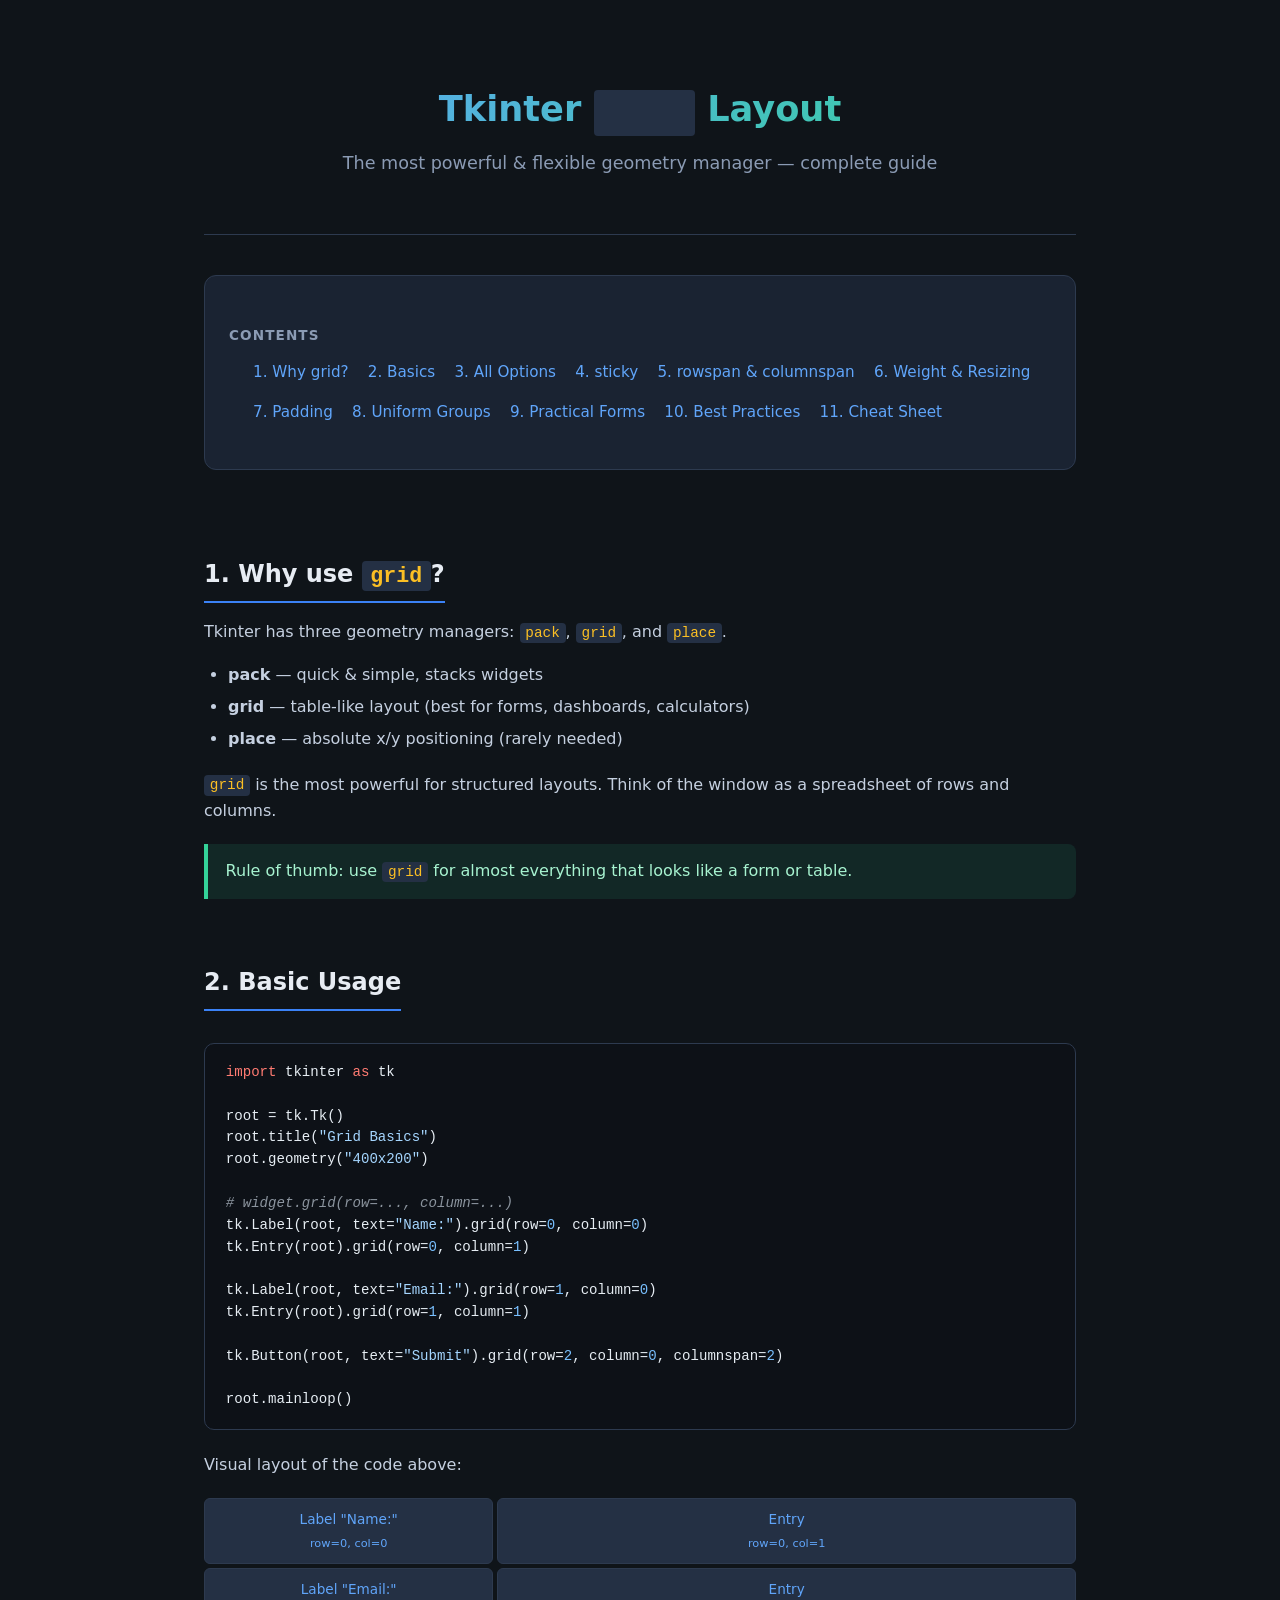
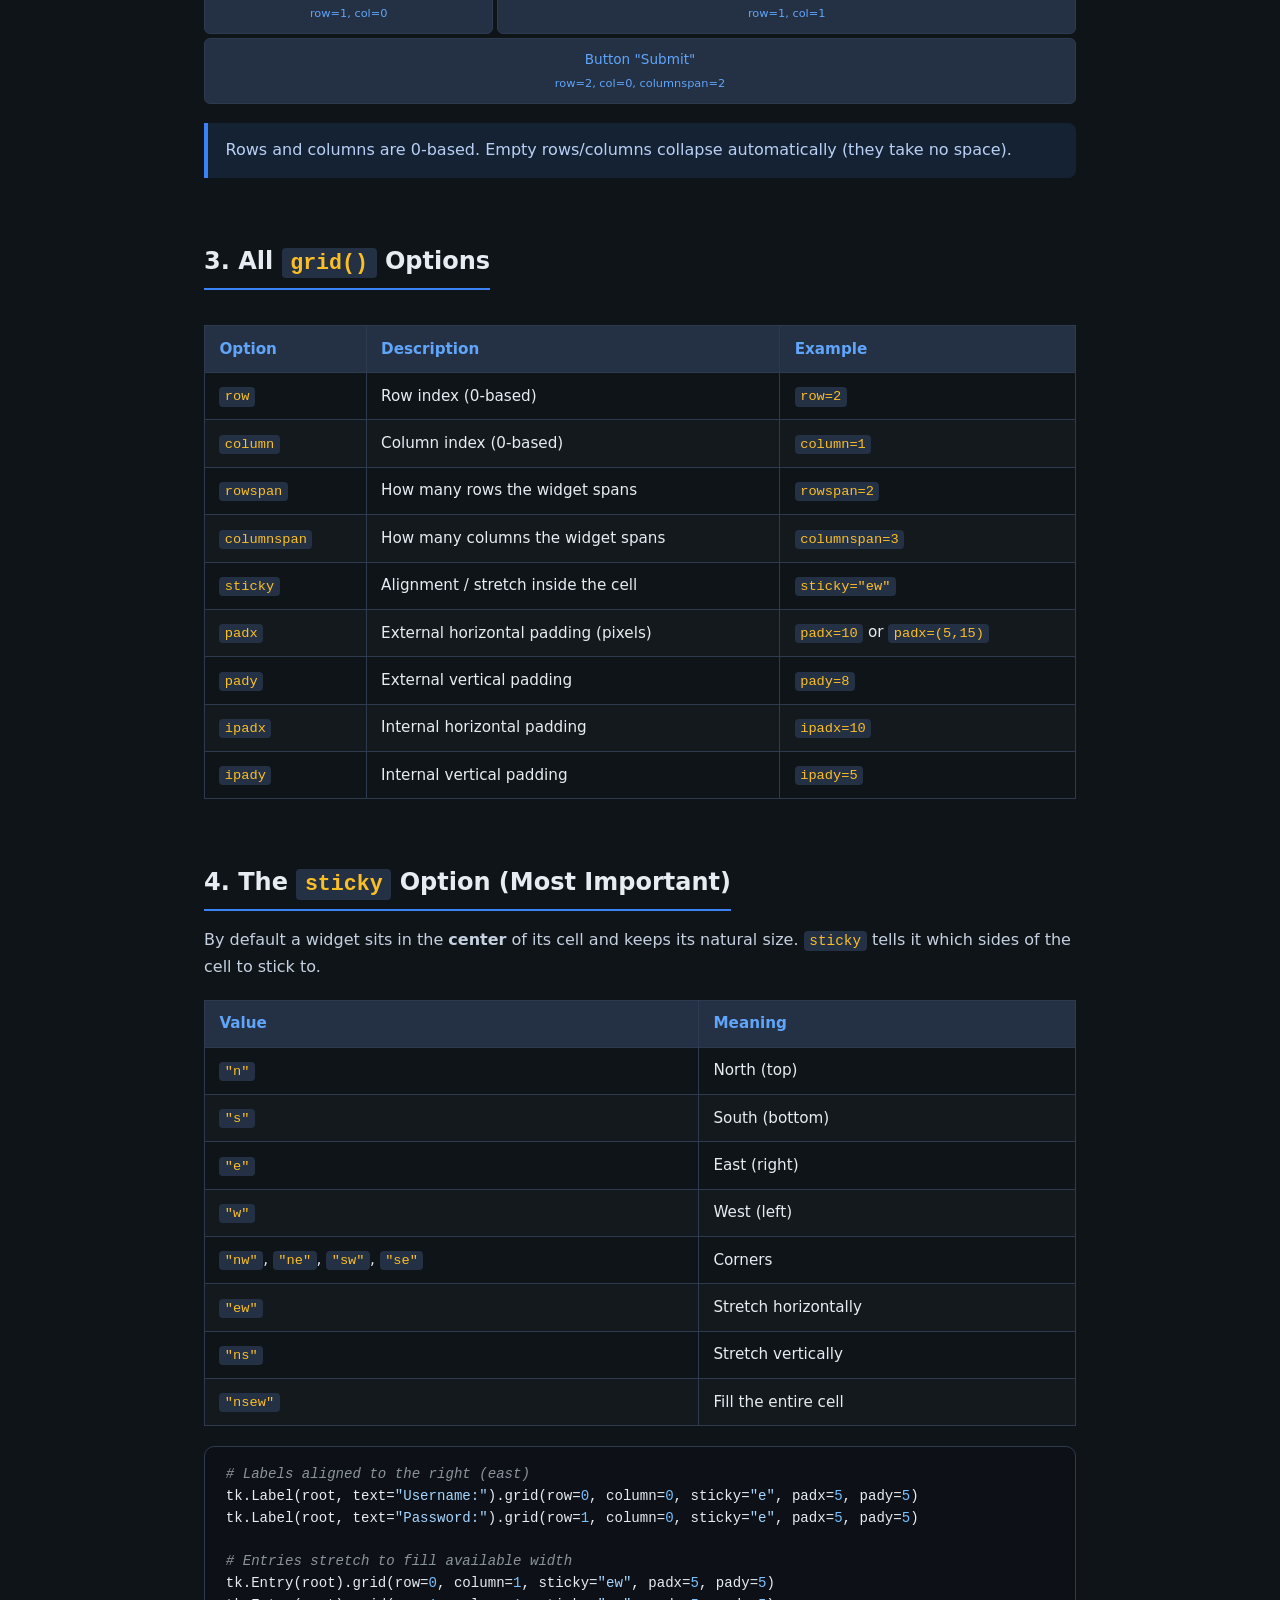
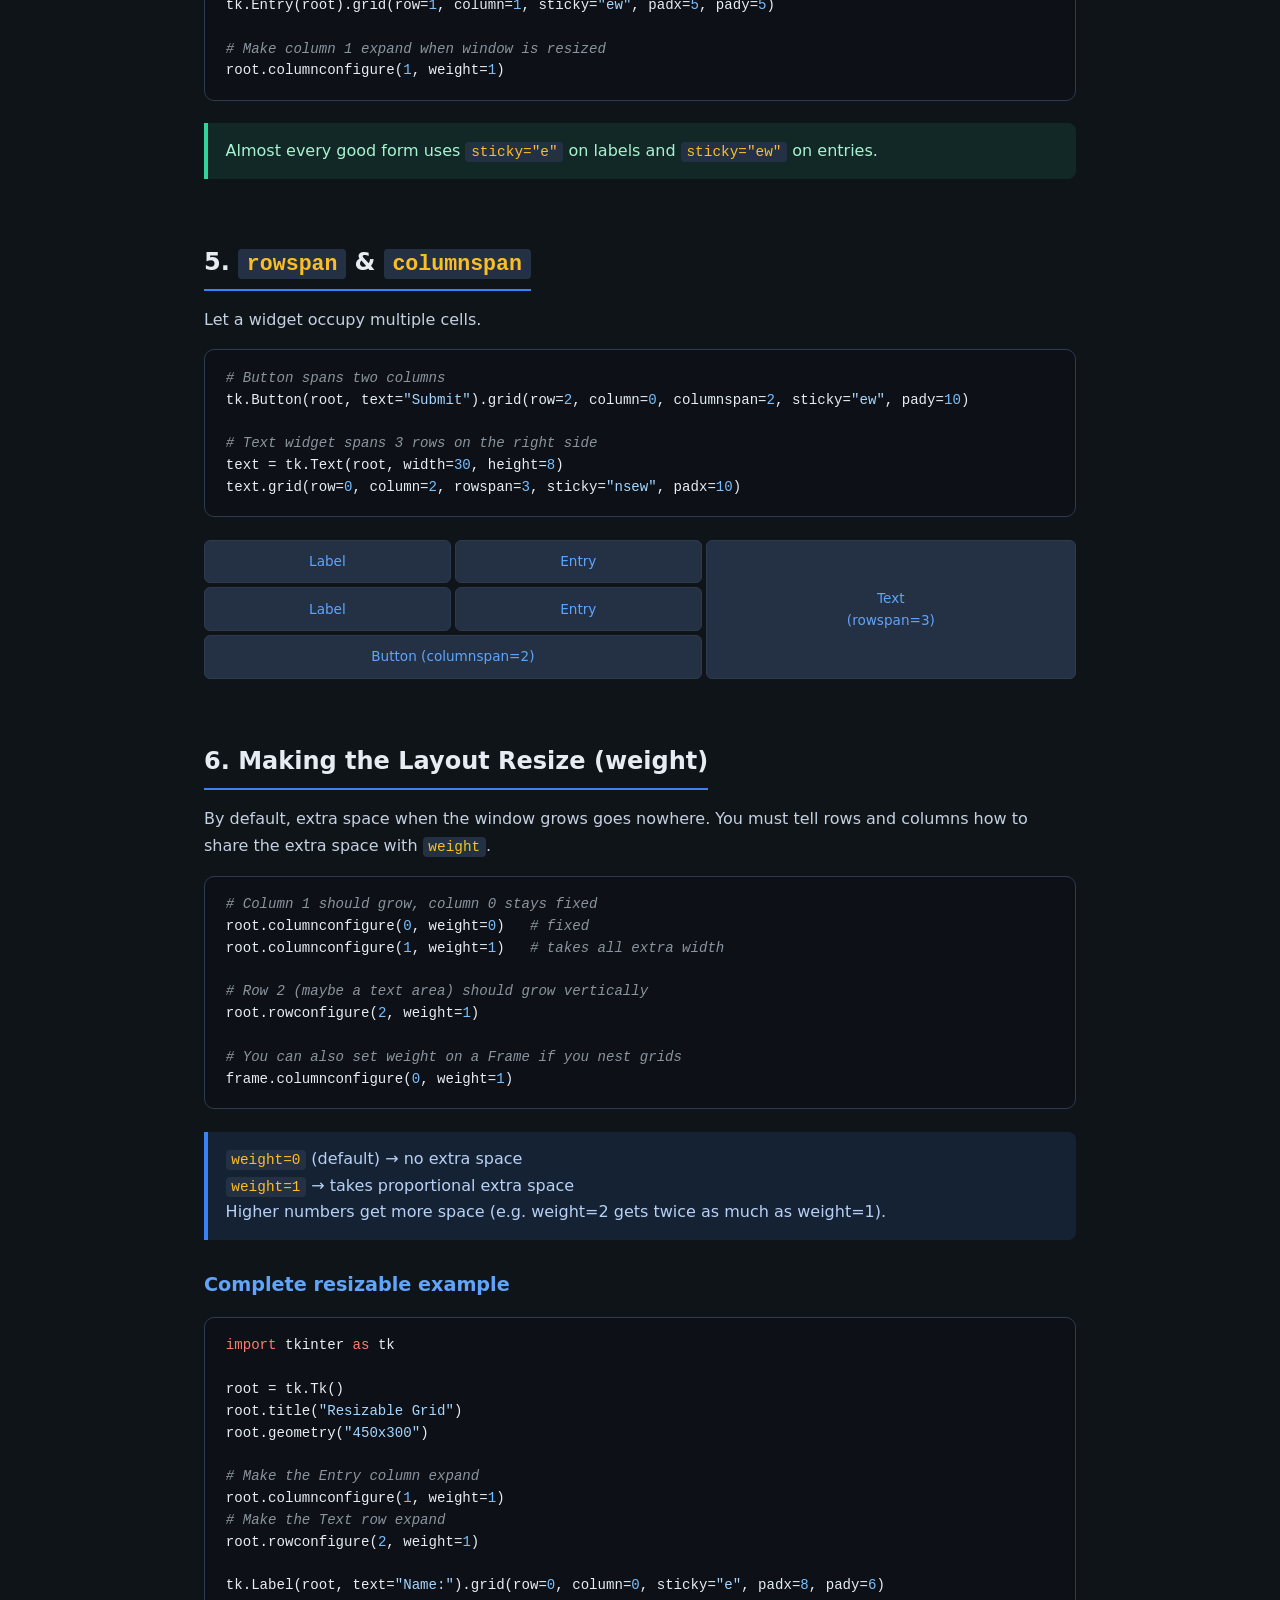
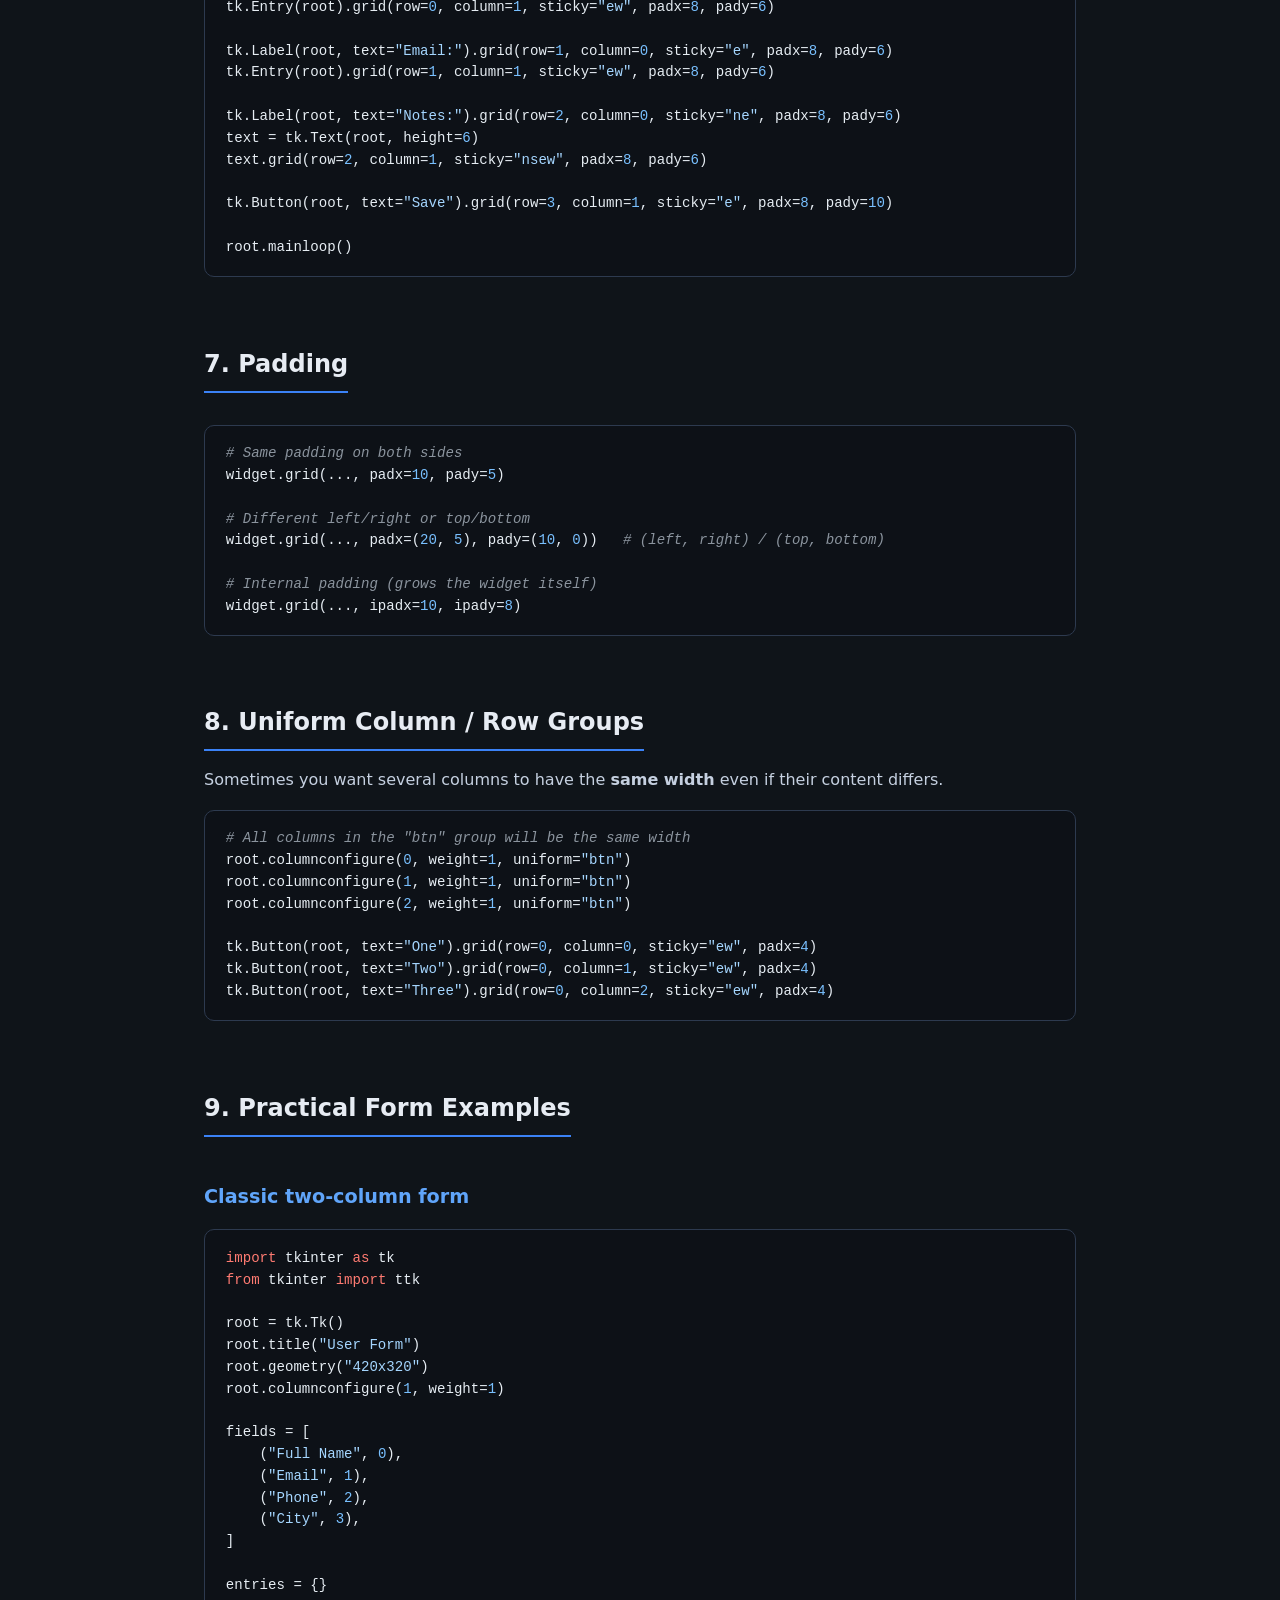
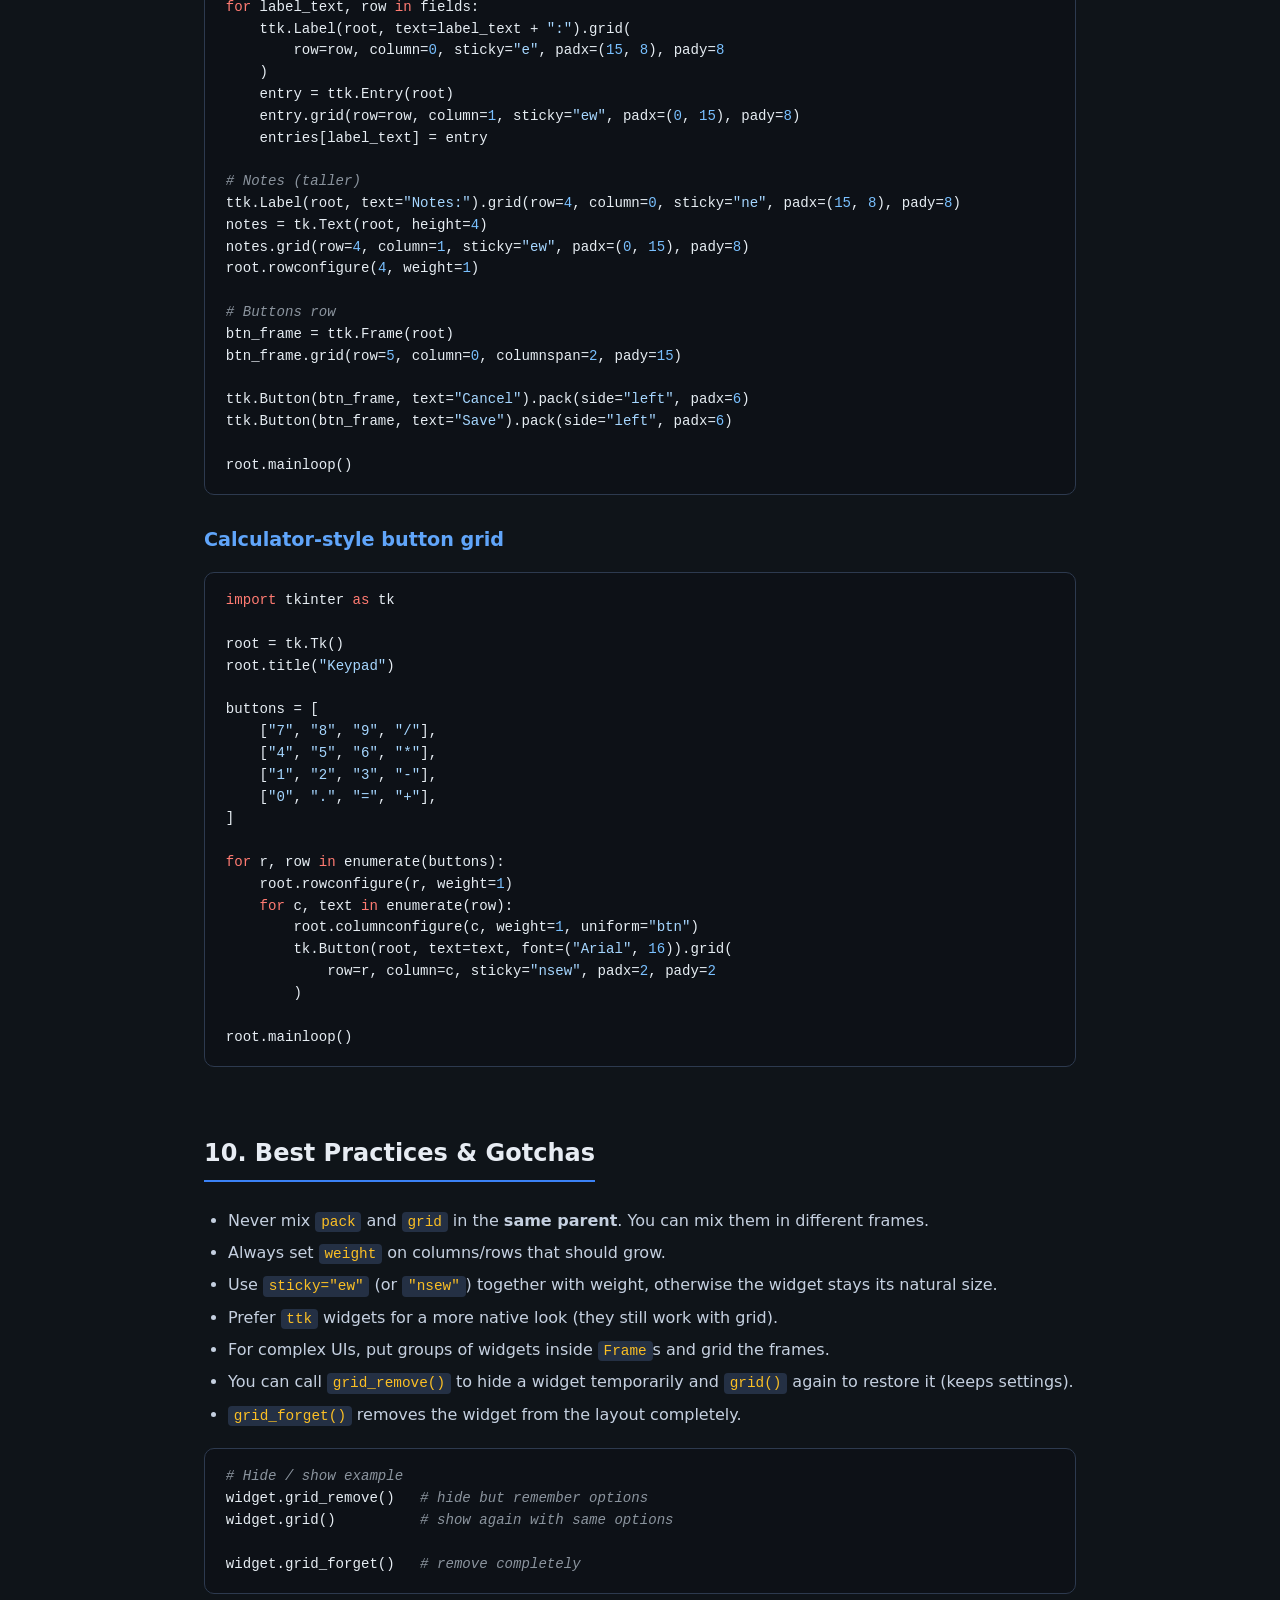
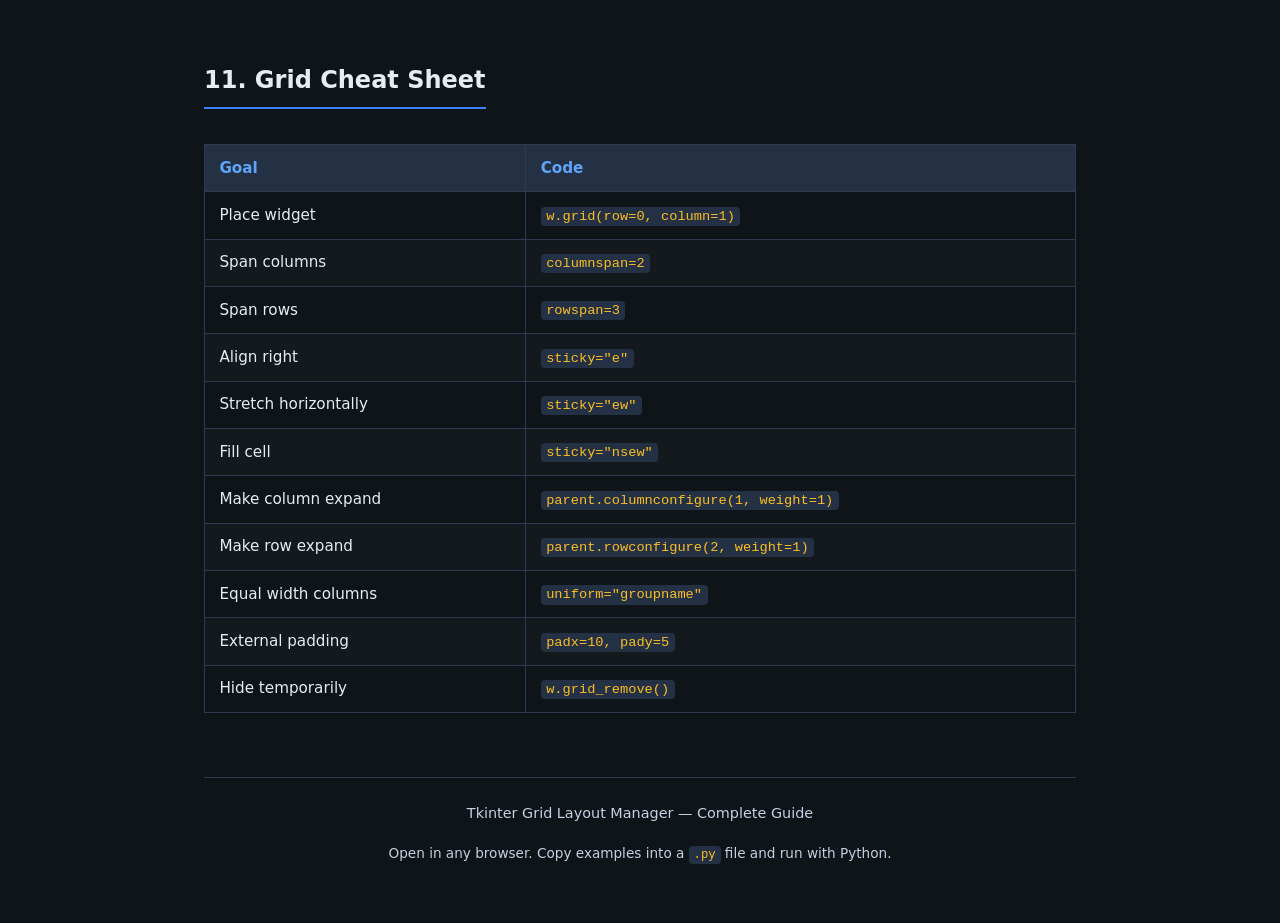
<file: tutorial/tkinter_grid_tutorial.html>
<!DOCTYPE html>
<html lang="en">
<head>
  <meta charset="UTF-8">
  <meta name="viewport" content="width=device-width, initial-scale=1.0">
  <title>Tkinter Grid Layout Manager — Complete Guide</title>
  <style>
    :root {
      --bg: #0f1419;
      --surface: #1a2332;
      --surface2: #243044;
      --border: #2d3a4f;
      --text: #e7ecf3;
      --muted: #8b9bb4;
      --accent: #3b82f6;
      --accent2: #60a5fa;
      --green: #34d399;
      --orange: #fbbf24;
      --code-bg: #0d1117;
    }

    * { box-sizing: border-box; margin: 0; padding: 0; }

    body {
      font-family: 'Segoe UI', system-ui, -apple-system, sans-serif;
      background: var(--bg);
      color: var(--text);
      line-height: 1.65;
      font-size: 16px;
    }

    .container {
      max-width: 920px;
      margin: 0 auto;
      padding: 2rem 1.5rem 4rem;
    }

    header {
      text-align: center;
      padding: 3rem 0 2.5rem;
      border-bottom: 1px solid var(--border);
      margin-bottom: 2.5rem;
    }

    header h1 {
      font-size: 2.2rem;
      font-weight: 700;
      background: linear-gradient(135deg, #60a5fa, #34d399);
      -webkit-background-clip: text;
      -webkit-text-fill-color: transparent;
      background-clip: text;
      margin-bottom: 0.6rem;
    }

    header p { color: var(--muted); font-size: 1.1rem; }

    nav {
      background: var(--surface);
      border: 1px solid var(--border);
      border-radius: 12px;
      padding: 1.2rem 1.5rem;
      margin-bottom: 2.5rem;
    }

    nav h3 {
      font-size: 0.85rem;
      text-transform: uppercase;
      letter-spacing: 0.08em;
      color: var(--muted);
      margin-bottom: 0.8rem;
    }

    nav ul {
      list-style: none;
      display: flex;
      flex-wrap: wrap;
      gap: 0.5rem 1.2rem;
    }

    nav a {
      color: var(--accent2);
      text-decoration: none;
      font-size: 0.95rem;
    }

    nav a:hover { text-decoration: underline; }

    h2 {
      font-size: 1.5rem;
      margin: 2.8rem 0 1rem;
      padding-bottom: 0.4rem;
      border-bottom: 2px solid var(--accent);
      display: inline-block;
    }

    h3 {
      font-size: 1.2rem;
      margin: 1.8rem 0 0.7rem;
      color: var(--accent2);
    }

    p { margin-bottom: 1rem; color: #c5d0e0; }

    ul, ol {
      margin: 0.6rem 0 1.2rem 1.5rem;
      color: #c5d0e0;
    }

    li { margin-bottom: 0.35rem; }

    code {
      font-family: 'Cascadia Code', 'Fira Code', 'Consolas', monospace;
      background: var(--surface2);
      padding: 0.15em 0.4em;
      border-radius: 4px;
      font-size: 0.9em;
      color: var(--orange);
    }

    pre {
      background: var(--code-bg);
      border: 1px solid var(--border);
      border-radius: 10px;
      padding: 1.1rem 1.3rem;
      overflow-x: auto;
      margin: 1rem 0 1.4rem;
      font-size: 0.88rem;
      line-height: 1.55;
    }

    pre code {
      background: none;
      padding: 0;
      color: #e6edf3;
      font-size: inherit;
    }

    .keyword { color: #ff7b72; }
    .string  { color: #a5d6ff; }
    .number  { color: #79c0ff; }
    .comment { color: #8b949e; font-style: italic; }
    .func    { color: #d2a8ff; }

    .note {
      background: rgba(59, 130, 246, 0.12);
      border-left: 4px solid var(--accent);
      padding: 0.9rem 1.1rem;
      border-radius: 0 8px 8px 0;
      margin: 1.2rem 0;
      color: #b8d0f5;
    }

    .tip {
      background: rgba(52, 211, 153, 0.1);
      border-left: 4px solid var(--green);
      padding: 0.9rem 1.1rem;
      border-radius: 0 8px 8px 0;
      margin: 1.2rem 0;
      color: #a7f3d0;
    }

    .warning {
      background: rgba(251, 191, 36, 0.1);
      border-left: 4px solid var(--orange);
      padding: 0.9rem 1.1rem;
      border-radius: 0 8px 8px 0;
      margin: 1.2rem 0;
      color: #fde68a;
    }

    table {
      width: 100%;
      border-collapse: collapse;
      margin: 1.2rem 0;
      font-size: 0.95rem;
    }

    th, td {
      border: 1px solid var(--border);
      padding: 0.65rem 0.9rem;
      text-align: left;
    }

    th {
      background: var(--surface2);
      color: var(--accent2);
      font-weight: 600;
    }

    tr:nth-child(even) { background: rgba(255,255,255,0.02); }

    .grid-demo {
      display: grid;
      gap: 4px;
      margin: 1.2rem 0;
      font-size: 0.85rem;
      text-align: center;
    }

    .cell {
      background: var(--surface2);
      border: 1px solid var(--border);
      padding: 0.6rem;
      border-radius: 6px;
      color: var(--accent2);
    }

    footer {
      margin-top: 4rem;
      padding-top: 1.5rem;
      border-top: 1px solid var(--border);
      text-align: center;
      color: var(--muted);
      font-size: 0.9rem;
    }

    @media (max-width: 600px) {
      header h1 { font-size: 1.7rem; }
      .container { padding: 1.2rem 1rem 3rem; }
    }
  </style>
</head>
<body>
  <div class="container">
    <header>
      <h1>Tkinter <code>grid</code> Layout</h1>
      <p>The most powerful &amp; flexible geometry manager — complete guide</p>
    </header>

    <nav>
      <h3>Contents</h3>
      <ul>
        <li><a href="#why">1. Why grid?</a></li>
        <li><a href="#basics">2. Basics</a></li>
        <li><a href="#options">3. All Options</a></li>
        <li><a href="#sticky">4. sticky</a></li>
        <li><a href="#span">5. rowspan &amp; columnspan</a></li>
        <li><a href="#weight">6. Weight &amp; Resizing</a></li>
        <li><a href="#padding">7. Padding</a></li>
        <li><a href="#uniform">8. Uniform Groups</a></li>
        <li><a href="#practical">9. Practical Forms</a></li>
        <li><a href="#tips">10. Best Practices</a></li>
        <li><a href="#cheatsheet">11. Cheat Sheet</a></li>
      </ul>
    </nav>

    <!-- 1. WHY -->
    <section id="why">
      <h2>1. Why use <code>grid</code>?</h2>
      <p>
        Tkinter has three geometry managers: <code>pack</code>, <code>grid</code>, and <code>place</code>.
      </p>
      <ul>
        <li><strong>pack</strong> — quick &amp; simple, stacks widgets</li>
        <li><strong>grid</strong> — table-like layout (best for forms, dashboards, calculators)</li>
        <li><strong>place</strong> — absolute x/y positioning (rarely needed)</li>
      </ul>
      <p>
        <code>grid</code> is the most powerful for structured layouts. Think of the window as a spreadsheet of rows and columns.
      </p>
      <div class="tip">
        Rule of thumb: use <code>grid</code> for almost everything that looks like a form or table.
      </div>
    </section>

    <!-- 2. BASICS -->
    <section id="basics">
      <h2>2. Basic Usage</h2>
      <pre><code><span class="keyword">import</span> tkinter <span class="keyword">as</span> tk

root = tk.Tk()
root.title(<span class="string">"Grid Basics"</span>)
root.geometry(<span class="string">"400x200"</span>)

<span class="comment"># widget.grid(row=..., column=...)</span>
tk.Label(root, text=<span class="string">"Name:"</span>).grid(row=<span class="number">0</span>, column=<span class="number">0</span>)
tk.Entry(root).grid(row=<span class="number">0</span>, column=<span class="number">1</span>)

tk.Label(root, text=<span class="string">"Email:"</span>).grid(row=<span class="number">1</span>, column=<span class="number">0</span>)
tk.Entry(root).grid(row=<span class="number">1</span>, column=<span class="number">1</span>)

tk.Button(root, text=<span class="string">"Submit"</span>).grid(row=<span class="number">2</span>, column=<span class="number">0</span>, columnspan=<span class="number">2</span>)

root.mainloop()</code></pre>

      <p>Visual layout of the code above:</p>
      <div class="grid-demo" style="grid-template-columns: 1fr 2fr;">
        <div class="cell">Label "Name:"<br><small>row=0, col=0</small></div>
        <div class="cell">Entry<br><small>row=0, col=1</small></div>
        <div class="cell">Label "Email:"<br><small>row=1, col=0</small></div>
        <div class="cell">Entry<br><small>row=1, col=1</small></div>
        <div class="cell" style="grid-column: span 2;">Button "Submit"<br><small>row=2, col=0, columnspan=2</small></div>
      </div>

      <div class="note">
        Rows and columns are 0-based. Empty rows/columns collapse automatically (they take no space).
      </div>
    </section>

    <!-- 3. OPTIONS -->
    <section id="options">
      <h2>3. All <code>grid()</code> Options</h2>
      <table>
        <thead>
          <tr><th>Option</th><th>Description</th><th>Example</th></tr>
        </thead>
        <tbody>
          <tr>
            <td><code>row</code></td>
            <td>Row index (0-based)</td>
            <td><code>row=2</code></td>
          </tr>
          <tr>
            <td><code>column</code></td>
            <td>Column index (0-based)</td>
            <td><code>column=1</code></td>
          </tr>
          <tr>
            <td><code>rowspan</code></td>
            <td>How many rows the widget spans</td>
            <td><code>rowspan=2</code></td>
          </tr>
          <tr>
            <td><code>columnspan</code></td>
            <td>How many columns the widget spans</td>
            <td><code>columnspan=3</code></td>
          </tr>
          <tr>
            <td><code>sticky</code></td>
            <td>Alignment / stretch inside the cell</td>
            <td><code>sticky="ew"</code></td>
          </tr>
          <tr>
            <td><code>padx</code></td>
            <td>External horizontal padding (pixels)</td>
            <td><code>padx=10</code> or <code>padx=(5,15)</code></td>
          </tr>
          <tr>
            <td><code>pady</code></td>
            <td>External vertical padding</td>
            <td><code>pady=8</code></td>
          </tr>
          <tr>
            <td><code>ipadx</code></td>
            <td>Internal horizontal padding</td>
            <td><code>ipadx=10</code></td>
          </tr>
          <tr>
            <td><code>ipady</code></td>
            <td>Internal vertical padding</td>
            <td><code>ipady=5</code></td>
          </tr>
        </tbody>
      </table>
    </section>

    <!-- 4. STICKY -->
    <section id="sticky">
      <h2>4. The <code>sticky</code> Option (Most Important)</h2>
      <p>
        By default a widget sits in the <strong>center</strong> of its cell and keeps its natural size.
        <code>sticky</code> tells it which sides of the cell to stick to.
      </p>

      <table>
        <thead>
          <tr><th>Value</th><th>Meaning</th></tr>
        </thead>
        <tbody>
          <tr><td><code>"n"</code></td><td>North (top)</td></tr>
          <tr><td><code>"s"</code></td><td>South (bottom)</td></tr>
          <tr><td><code>"e"</code></td><td>East (right)</td></tr>
          <tr><td><code>"w"</code></td><td>West (left)</td></tr>
          <tr><td><code>"nw"</code>, <code>"ne"</code>, <code>"sw"</code>, <code>"se"</code></td><td>Corners</td></tr>
          <tr><td><code>"ew"</code></td><td>Stretch horizontally</td></tr>
          <tr><td><code>"ns"</code></td><td>Stretch vertically</td></tr>
          <tr><td><code>"nsew"</code></td><td>Fill the entire cell</td></tr>
        </tbody>
      </table>

      <pre><code><span class="comment"># Labels aligned to the right (east)</span>
tk.Label(root, text=<span class="string">"Username:"</span>).grid(row=<span class="number">0</span>, column=<span class="number">0</span>, sticky=<span class="string">"e"</span>, padx=<span class="number">5</span>, pady=<span class="number">5</span>)
tk.Label(root, text=<span class="string">"Password:"</span>).grid(row=<span class="number">1</span>, column=<span class="number">0</span>, sticky=<span class="string">"e"</span>, padx=<span class="number">5</span>, pady=<span class="number">5</span>)

<span class="comment"># Entries stretch to fill available width</span>
tk.Entry(root).grid(row=<span class="number">0</span>, column=<span class="number">1</span>, sticky=<span class="string">"ew"</span>, padx=<span class="number">5</span>, pady=<span class="number">5</span>)
tk.Entry(root).grid(row=<span class="number">1</span>, column=<span class="number">1</span>, sticky=<span class="string">"ew"</span>, padx=<span class="number">5</span>, pady=<span class="number">5</span>)

<span class="comment"># Make column 1 expand when window is resized</span>
root.columnconfigure(<span class="number">1</span>, weight=<span class="number">1</span>)</code></pre>

      <div class="tip">
        Almost every good form uses <code>sticky="e"</code> on labels and <code>sticky="ew"</code> on entries.
      </div>
    </section>

    <!-- 5. SPAN -->
    <section id="span">
      <h2>5. <code>rowspan</code> &amp; <code>columnspan</code></h2>
      <p>Let a widget occupy multiple cells.</p>

      <pre><code><span class="comment"># Button spans two columns</span>
tk.Button(root, text=<span class="string">"Submit"</span>).grid(row=<span class="number">2</span>, column=<span class="number">0</span>, columnspan=<span class="number">2</span>, sticky=<span class="string">"ew"</span>, pady=<span class="number">10</span>)

<span class="comment"># Text widget spans 3 rows on the right side</span>
text = tk.Text(root, width=<span class="number">30</span>, height=<span class="number">8</span>)
text.grid(row=<span class="number">0</span>, column=<span class="number">2</span>, rowspan=<span class="number">3</span>, sticky=<span class="string">"nsew"</span>, padx=<span class="number">10</span>)</code></pre>

      <div class="grid-demo" style="grid-template-columns: 1fr 1fr 1.5fr; grid-template-rows: auto auto auto;">
        <div class="cell">Label</div>
        <div class="cell">Entry</div>
        <div class="cell" style="grid-row: span 3; display:flex; align-items:center; justify-content:center;">
          Text<br>(rowspan=3)
        </div>
        <div class="cell">Label</div>
        <div class="cell">Entry</div>
        <div class="cell" style="grid-column: span 2;">Button (columnspan=2)</div>
      </div>
    </section>

    <!-- 6. WEIGHT -->
    <section id="weight">
      <h2>6. Making the Layout Resize (weight)</h2>
      <p>
        By default, extra space when the window grows goes nowhere.
        You must tell rows and columns how to share the extra space with <code>weight</code>.
      </p>

      <pre><code><span class="comment"># Column 1 should grow, column 0 stays fixed</span>
root.columnconfigure(<span class="number">0</span>, weight=<span class="number">0</span>)   <span class="comment"># fixed</span>
root.columnconfigure(<span class="number">1</span>, weight=<span class="number">1</span>)   <span class="comment"># takes all extra width</span>

<span class="comment"># Row 2 (maybe a text area) should grow vertically</span>
root.rowconfigure(<span class="number">2</span>, weight=<span class="number">1</span>)

<span class="comment"># You can also set weight on a Frame if you nest grids</span>
frame.columnconfigure(<span class="number">0</span>, weight=<span class="number">1</span>)</code></pre>

      <div class="note">
        <code>weight=0</code> (default) → no extra space<br>
        <code>weight=1</code> → takes proportional extra space<br>
        Higher numbers get more space (e.g. weight=2 gets twice as much as weight=1).
      </div>

      <h3>Complete resizable example</h3>
      <pre><code><span class="keyword">import</span> tkinter <span class="keyword">as</span> tk

root = tk.Tk()
root.title(<span class="string">"Resizable Grid"</span>)
root.geometry(<span class="string">"450x300"</span>)

<span class="comment"># Make the Entry column expand</span>
root.columnconfigure(<span class="number">1</span>, weight=<span class="number">1</span>)
<span class="comment"># Make the Text row expand</span>
root.rowconfigure(<span class="number">2</span>, weight=<span class="number">1</span>)

tk.Label(root, text=<span class="string">"Name:"</span>).grid(row=<span class="number">0</span>, column=<span class="number">0</span>, sticky=<span class="string">"e"</span>, padx=<span class="number">8</span>, pady=<span class="number">6</span>)
tk.Entry(root).grid(row=<span class="number">0</span>, column=<span class="number">1</span>, sticky=<span class="string">"ew"</span>, padx=<span class="number">8</span>, pady=<span class="number">6</span>)

tk.Label(root, text=<span class="string">"Email:"</span>).grid(row=<span class="number">1</span>, column=<span class="number">0</span>, sticky=<span class="string">"e"</span>, padx=<span class="number">8</span>, pady=<span class="number">6</span>)
tk.Entry(root).grid(row=<span class="number">1</span>, column=<span class="number">1</span>, sticky=<span class="string">"ew"</span>, padx=<span class="number">8</span>, pady=<span class="number">6</span>)

tk.Label(root, text=<span class="string">"Notes:"</span>).grid(row=<span class="number">2</span>, column=<span class="number">0</span>, sticky=<span class="string">"ne"</span>, padx=<span class="number">8</span>, pady=<span class="number">6</span>)
text = tk.Text(root, height=<span class="number">6</span>)
text.grid(row=<span class="number">2</span>, column=<span class="number">1</span>, sticky=<span class="string">"nsew"</span>, padx=<span class="number">8</span>, pady=<span class="number">6</span>)

tk.Button(root, text=<span class="string">"Save"</span>).grid(row=<span class="number">3</span>, column=<span class="number">1</span>, sticky=<span class="string">"e"</span>, padx=<span class="number">8</span>, pady=<span class="number">10</span>)

root.mainloop()</code></pre>
    </section>

    <!-- 7. PADDING -->
    <section id="padding">
      <h2>7. Padding</h2>
      <pre><code><span class="comment"># Same padding on both sides</span>
widget.grid(..., padx=<span class="number">10</span>, pady=<span class="number">5</span>)

<span class="comment"># Different left/right or top/bottom</span>
widget.grid(..., padx=(<span class="number">20</span>, <span class="number">5</span>), pady=(<span class="number">10</span>, <span class="number">0</span>))   <span class="comment"># (left, right) / (top, bottom)</span>

<span class="comment"># Internal padding (grows the widget itself)</span>
widget.grid(..., ipadx=<span class="number">10</span>, ipady=<span class="number">8</span>)</code></pre>
    </section>

    <!-- 8. UNIFORM -->
    <section id="uniform">
      <h2>8. Uniform Column / Row Groups</h2>
      <p>
        Sometimes you want several columns to have the <strong>same width</strong> even if their content differs.
      </p>
      <pre><code><span class="comment"># All columns in the "btn" group will be the same width</span>
root.columnconfigure(<span class="number">0</span>, weight=<span class="number">1</span>, uniform=<span class="string">"btn"</span>)
root.columnconfigure(<span class="number">1</span>, weight=<span class="number">1</span>, uniform=<span class="string">"btn"</span>)
root.columnconfigure(<span class="number">2</span>, weight=<span class="number">1</span>, uniform=<span class="string">"btn"</span>)

tk.Button(root, text=<span class="string">"One"</span>).grid(row=<span class="number">0</span>, column=<span class="number">0</span>, sticky=<span class="string">"ew"</span>, padx=<span class="number">4</span>)
tk.Button(root, text=<span class="string">"Two"</span>).grid(row=<span class="number">0</span>, column=<span class="number">1</span>, sticky=<span class="string">"ew"</span>, padx=<span class="number">4</span>)
tk.Button(root, text=<span class="string">"Three"</span>).grid(row=<span class="number">0</span>, column=<span class="number">2</span>, sticky=<span class="string">"ew"</span>, padx=<span class="number">4</span>)</code></pre>
    </section>

    <!-- 9. PRACTICAL -->
    <section id="practical">
      <h2>9. Practical Form Examples</h2>

      <h3>Classic two-column form</h3>
      <pre><code><span class="keyword">import</span> tkinter <span class="keyword">as</span> tk
<span class="keyword">from</span> tkinter <span class="keyword">import</span> ttk

root = tk.Tk()
root.title(<span class="string">"User Form"</span>)
root.geometry(<span class="string">"420x320"</span>)
root.columnconfigure(<span class="number">1</span>, weight=<span class="number">1</span>)

fields = [
    (<span class="string">"Full Name"</span>, <span class="number">0</span>),
    (<span class="string">"Email"</span>, <span class="number">1</span>),
    (<span class="string">"Phone"</span>, <span class="number">2</span>),
    (<span class="string">"City"</span>, <span class="number">3</span>),
]

entries = {}
<span class="keyword">for</span> label_text, row <span class="keyword">in</span> fields:
    ttk.Label(root, text=label_text + <span class="string">":"</span>).grid(
        row=row, column=<span class="number">0</span>, sticky=<span class="string">"e"</span>, padx=(<span class="number">15</span>, <span class="number">8</span>), pady=<span class="number">8</span>
    )
    entry = ttk.Entry(root)
    entry.grid(row=row, column=<span class="number">1</span>, sticky=<span class="string">"ew"</span>, padx=(<span class="number">0</span>, <span class="number">15</span>), pady=<span class="number">8</span>)
    entries[label_text] = entry

<span class="comment"># Notes (taller)</span>
ttk.Label(root, text=<span class="string">"Notes:"</span>).grid(row=<span class="number">4</span>, column=<span class="number">0</span>, sticky=<span class="string">"ne"</span>, padx=(<span class="number">15</span>, <span class="number">8</span>), pady=<span class="number">8</span>)
notes = tk.Text(root, height=<span class="number">4</span>)
notes.grid(row=<span class="number">4</span>, column=<span class="number">1</span>, sticky=<span class="string">"ew"</span>, padx=(<span class="number">0</span>, <span class="number">15</span>), pady=<span class="number">8</span>)
root.rowconfigure(<span class="number">4</span>, weight=<span class="number">1</span>)

<span class="comment"># Buttons row</span>
btn_frame = ttk.Frame(root)
btn_frame.grid(row=<span class="number">5</span>, column=<span class="number">0</span>, columnspan=<span class="number">2</span>, pady=<span class="number">15</span>)

ttk.Button(btn_frame, text=<span class="string">"Cancel"</span>).pack(side=<span class="string">"left"</span>, padx=<span class="number">6</span>)
ttk.Button(btn_frame, text=<span class="string">"Save"</span>).pack(side=<span class="string">"left"</span>, padx=<span class="number">6</span>)

root.mainloop()</code></pre>

      <h3>Calculator-style button grid</h3>
      <pre><code><span class="keyword">import</span> tkinter <span class="keyword">as</span> tk

root = tk.Tk()
root.title(<span class="string">"Keypad"</span>)

buttons = [
    [<span class="string">"7"</span>, <span class="string">"8"</span>, <span class="string">"9"</span>, <span class="string">"/"</span>],
    [<span class="string">"4"</span>, <span class="string">"5"</span>, <span class="string">"6"</span>, <span class="string">"*"</span>],
    [<span class="string">"1"</span>, <span class="string">"2"</span>, <span class="string">"3"</span>, <span class="string">"-"</span>],
    [<span class="string">"0"</span>, <span class="string">"."</span>, <span class="string">"="</span>, <span class="string">"+"</span>],
]

<span class="keyword">for</span> r, row <span class="keyword">in</span> enumerate(buttons):
    root.rowconfigure(r, weight=<span class="number">1</span>)
    <span class="keyword">for</span> c, text <span class="keyword">in</span> enumerate(row):
        root.columnconfigure(c, weight=<span class="number">1</span>, uniform=<span class="string">"btn"</span>)
        tk.Button(root, text=text, font=(<span class="string">"Arial"</span>, <span class="number">16</span>)).grid(
            row=r, column=c, sticky=<span class="string">"nsew"</span>, padx=<span class="number">2</span>, pady=<span class="number">2</span>
        )

root.mainloop()</code></pre>
    </section>

    <!-- 10. TIPS -->
    <section id="tips">
      <h2>10. Best Practices &amp; Gotchas</h2>
      <ul>
        <li>Never mix <code>pack</code> and <code>grid</code> in the <strong>same parent</strong>. You can mix them in different frames.</li>
        <li>Always set <code>weight</code> on columns/rows that should grow.</li>
        <li>Use <code>sticky="ew"</code> (or <code>"nsew"</code>) together with weight, otherwise the widget stays its natural size.</li>
        <li>Prefer <code>ttk</code> widgets for a more native look (they still work with grid).</li>
        <li>For complex UIs, put groups of widgets inside <code>Frame</code>s and grid the frames.</li>
        <li>You can call <code>grid_remove()</code> to hide a widget temporarily and <code>grid()</code> again to restore it (keeps settings).</li>
        <li><code>grid_forget()</code> removes the widget from the layout completely.</li>
      </ul>

      <pre><code><span class="comment"># Hide / show example</span>
widget.grid_remove()   <span class="comment"># hide but remember options</span>
widget.grid()          <span class="comment"># show again with same options</span>

widget.grid_forget()   <span class="comment"># remove completely</span></code></pre>
    </section>

    <!-- 11. CHEAT SHEET -->
    <section id="cheatsheet">
      <h2>11. Grid Cheat Sheet</h2>
      <table>
        <thead>
          <tr><th>Goal</th><th>Code</th></tr>
        </thead>
        <tbody>
          <tr><td>Place widget</td><td><code>w.grid(row=0, column=1)</code></td></tr>
          <tr><td>Span columns</td><td><code>columnspan=2</code></td></tr>
          <tr><td>Span rows</td><td><code>rowspan=3</code></td></tr>
          <tr><td>Align right</td><td><code>sticky="e"</code></td></tr>
          <tr><td>Stretch horizontally</td><td><code>sticky="ew"</code></td></tr>
          <tr><td>Fill cell</td><td><code>sticky="nsew"</code></td></tr>
          <tr><td>Make column expand</td><td><code>parent.columnconfigure(1, weight=1)</code></td></tr>
          <tr><td>Make row expand</td><td><code>parent.rowconfigure(2, weight=1)</code></td></tr>
          <tr><td>Equal width columns</td><td><code>uniform="groupname"</code></td></tr>
          <tr><td>External padding</td><td><code>padx=10, pady=5</code></td></tr>
          <tr><td>Hide temporarily</td><td><code>w.grid_remove()</code></td></tr>
        </tbody>
      </table>
    </section>

    <footer>
      <p>Tkinter Grid Layout Manager — Complete Guide</p>
      <p style="margin-top:0.4rem; font-size:0.85rem;">
        Open in any browser. Copy examples into a <code>.py</code> file and run with Python.
      </p>
    </footer>
  </div>
</body>
</html>
</file>
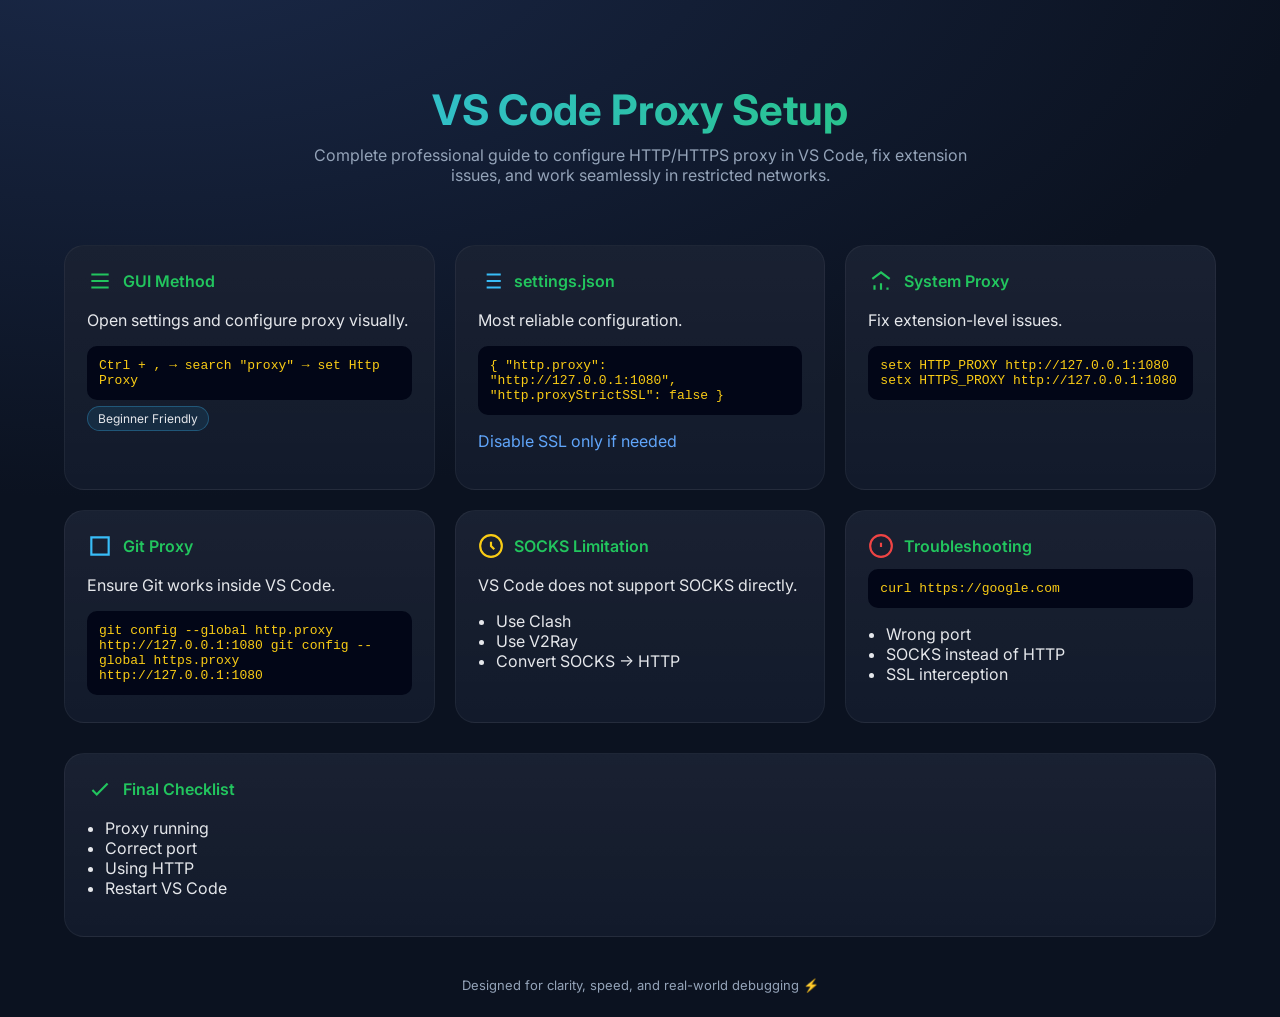
<file: tutorial/vs_code_proxy_infographic_tutorial.html>
<!DOCTYPE html>
<html lang="en">
<head>
<meta charset="UTF-8" />
<meta name="viewport" content="width=device-width, initial-scale=1.0" />
<title>VS Code Proxy — Professional Guide</title>
<link href="https://fonts.googleapis.com/css2?family=Inter:wght@300;400;600;700&display=swap" rel="stylesheet">
<style>
:root{
  --bg:#0b1220;--card:#121a2b;--muted:#94a3b8;--text:#e5e7eb;
  --accent:#38bdf8;--accent2:#22c55e;--danger:#ef4444;
}
*{box-sizing:border-box}
body{margin:0;font-family:'Inter',sans-serif;background:radial-gradient(1200px 600px at 10% -10%,#1b2a4a,transparent),var(--bg);color:var(--text)}
.container{max-width:1200px;margin:auto;padding:24px}
.hero{padding:60px 20px;text-align:center}
.hero h1{font-size:42px;margin:0 0 10px;background:linear-gradient(90deg,#38bdf8,#22c55e);-webkit-background-clip:text;color:transparent}
.hero p{color:var(--muted);max-width:700px;margin:auto}
.grid{display:grid;grid-template-columns:repeat(auto-fit,minmax(280px,1fr));gap:20px}
.card{background:linear-gradient(180deg,rgba(255,255,255,.03),transparent),var(--card);border:1px solid rgba(255,255,255,.05);border-radius:20px;padding:22px;transition:.4s;opacity:0;transform:translateY(40px)}
.card.visible{opacity:1;transform:translateY(0)}
.card:hover{transform:translateY(-8px) scale(1.01);box-shadow:0 20px 40px rgba(0,0,0,.4)}
.step{display:flex;align-items:center;gap:10px;font-weight:600;margin-bottom:10px;color:var(--accent2)}
.icon{width:26px;height:26px}
code{display:block;background:#020617;padding:12px;border-radius:10px;font-size:13px;overflow:auto;margin-top:10px;color:#facc15}
ul{padding-left:18px}
.tip{color:#60a5fa}
.warning{color:#f87171}
.badge{display:inline-block;background:rgba(56,189,248,.1);border:1px solid rgba(56,189,248,.3);padding:4px 10px;border-radius:999px;font-size:12px;margin-top:6px}
.footer{text-align:center;color:var(--muted);margin-top:40px;font-size:13px}
</style>
</head>
<body>
<div class="container">

<section class="hero">
  <h1>VS Code Proxy Setup</h1>
  <p>Complete professional guide to configure HTTP/HTTPS proxy in VS Code, fix extension issues, and work seamlessly in restricted networks.</p>
</section>

<section class="grid">

<div class="card">
  <div class="step">
    <svg class="icon" fill="none" stroke="#22c55e" stroke-width="2" viewBox="0 0 24 24"><path d="M4 6h16M4 12h16M4 18h16"/></svg>
    GUI Method
  </div>
  <p>Open settings and configure proxy visually.</p>
  <code>Ctrl + , → search "proxy" → set Http Proxy</code>
  <span class="badge">Beginner Friendly</span>
</div>

<div class="card">
  <div class="step">
    <svg class="icon" fill="none" stroke="#38bdf8" stroke-width="2" viewBox="0 0 24 24"><path d="M8 6h13M8 12h13M8 18h13M3 6h.01M3 12h.01M3 18h.01"/></svg>
    settings.json
  </div>
  <p>Most reliable configuration.</p>
  <code>{
  "http.proxy": "http://127.0.0.1:1080",
  "http.proxyStrictSSL": false
}</code>
  <p class="tip">Disable SSL only if needed</p>
</div>

<div class="card">
  <div class="step">
    <svg class="icon" fill="none" stroke="#22c55e" stroke-width="2" viewBox="0 0 24 24"><path d="M12 20v-6M6 20v-4M18 20v-2M4 10l8-6 8 6"/></svg>
    System Proxy
  </div>
  <p>Fix extension-level issues.</p>
  <code>setx HTTP_PROXY http://127.0.0.1:1080
setx HTTPS_PROXY http://127.0.0.1:1080</code>
</div>

<div class="card">
  <div class="step">
    <svg class="icon" fill="none" stroke="#38bdf8" stroke-width="2" viewBox="0 0 24 24"><path d="M4 4h16v16H4z"/></svg>
    Git Proxy
  </div>
  <p>Ensure Git works inside VS Code.</p>
  <code>git config --global http.proxy http://127.0.0.1:1080
git config --global https.proxy http://127.0.0.1:1080</code>
</div>

<div class="card">
  <div class="step">
    <svg class="icon" fill="none" stroke="#facc15" stroke-width="2" viewBox="0 0 24 24"><path d="M12 8v4l3 3"/><circle cx="12" cy="12" r="10"/></svg>
    SOCKS Limitation
  </div>
  <p>VS Code does not support SOCKS directly.</p>
  <ul>
    <li>Use Clash</li>
    <li>Use V2Ray</li>
    <li>Convert SOCKS → HTTP</li>
  </ul>
</div>

<div class="card">
  <div class="step">
    <svg class="icon" fill="none" stroke="#ef4444" stroke-width="2" viewBox="0 0 24 24"><path d="M12 9v4M12 17h.01"/><circle cx="12" cy="12" r="10"/></svg>
    Troubleshooting
  </div>
  <code>curl https://google.com</code>
  <ul>
    <li>Wrong port</li>
    <li>SOCKS instead of HTTP</li>
    <li>SSL interception</li>
  </ul>
</div>

</section>

<section class="card" style="margin-top:30px">
  <div class="step">
    <svg class="icon" fill="none" stroke="#22c55e" stroke-width="2" viewBox="0 0 24 24"><path d="M5 13l4 4L19 7"/></svg>
    Final Checklist
  </div>
  <ul>
    <li>Proxy running</li>
    <li>Correct port</li>
    <li>Using HTTP</li>
    <li>Restart VS Code</li>
  </ul>
</section>

<div class="footer">Designed for clarity, speed, and real-world debugging ⚡</div>

</div>

<script>
// Scroll reveal animation
const observer = new IntersectionObserver(entries => {
  entries.forEach(entry => {
    if(entry.isIntersecting){
      entry.target.classList.add('visible');
    }
  });
}, { threshold: 0.1 });

document.querySelectorAll('.card').forEach(el => observer.observe(el));
</script>

</body>
</html>
</file>
<file: PyStudio/css/main.css>
:root {
  color-scheme: dark;
  --bg: #0b0f15; --panel: #10151d; --panel-raised: #141b24; --panel-soft: #171f2a; --panel-hover: #202a36;
  --line: #252f3c; --line-soft: rgba(143,161,184,.12); --text: #e3eaf3; --text-soft: #a5b2c2; --text-dim: #748398;
  --accent: #53d7cf; --accent-strong: #2abbb4; --accent-soft: rgba(83,215,207,.12); --green: #75dba0; --yellow: #e9bd6d; --red: #f08d8d;
  --editor-bg: #0e131a; --terminal-bg: #0b1016; --shadow: 0 20px 60px rgba(0,0,0,.32);
  --font-ui: Inter, ui-sans-serif, system-ui, -apple-system, BlinkMacSystemFont, 'Segoe UI', sans-serif;
  --font-mono: 'SFMono-Regular', Consolas, 'Liberation Mono', monospace;
  font-family: var(--font-ui); font-synthesis: none; text-rendering: optimizeLegibility; -webkit-font-smoothing: antialiased; -moz-osx-font-smoothing: grayscale;
}
:root[data-theme="light"] {
  color-scheme: light; --bg: #eff3f6; --panel: #fff; --panel-raised: #f7f9fb; --panel-soft: #edf2f5; --panel-hover: #e6edf1;
  --line: #d8e0e7; --line-soft: rgba(31,48,66,.12); --text: #18242f; --text-soft: #526272; --text-dim: #7d8c9a;
  --accent: #078f8a; --accent-strong: #067a76; --accent-soft: rgba(7,143,138,.1); --green: #167b4b; --yellow: #9b6715; --red: #b43636;
  --editor-bg: #fbfcfd; --terminal-bg: #f7f9fa; --shadow: 0 18px 50px rgba(34,52,70,.12);
}
* { box-sizing: border-box; }
html, body { width: 100%; height: 100%; margin: 0; }
body { background: var(--bg); color: var(--text); overflow: hidden; font-size: 13px; }
button, input, select { color: inherit; font: inherit; } button { cursor: pointer; } button:disabled { cursor: not-allowed; opacity: .42; }
.file-item-label { display: flex; flex: 1; min-width: 0; align-items: center; gap: 9px; padding: 0; border: 0; background: transparent; color: inherit; text-align: left; cursor: pointer; font: inherit; }
.file-item-label:focus-visible { outline-offset: 0; border-radius: 3px; }
button:focus-visible, select:focus-visible, input:focus-visible, a:focus-visible, [tabindex="0"]:focus-visible { outline: 2px solid var(--accent); outline-offset: 2px; }
svg { width: 18px; height: 18px; fill: none; stroke: currentColor; stroke-width: 1.7; stroke-linecap: round; stroke-linejoin: round; }
.app-shell { display: flex; height: 100dvh; min-height: 420px; flex-direction: column; padding: env(safe-area-inset-top,0px) env(safe-area-inset-right,0px) env(safe-area-inset-bottom,0px) env(safe-area-inset-left,0px); background: var(--bg); }
.topbar { flex: 0 0 58px; display: flex; align-items: center; justify-content: space-between; padding: 0 22px; gap: 22px; border-bottom: 1px solid var(--line); background: var(--panel); }
.brand { display: inline-flex; align-items: center; gap: 9px; min-width: 190px; color: var(--text); text-decoration: none; }
.brand-mark { display: grid; width: 31px; height: 31px; place-items: center; border: 1px solid rgba(83,215,207,.42); border-radius: 9px; background: linear-gradient(145deg,rgba(83,215,207,.18),rgba(83,215,207,.03)); color: var(--accent); }
.brand-mark svg { width: 22px; height: 22px; stroke-width: 1.8; }.brand-name { font-size: 15px; letter-spacing: -.05em; font-weight: 800; }.brand-name span { color: var(--text-soft); font-weight: 600; }
.topbar-center { display: flex; align-items: center; justify-content: center; gap: 16px; min-width: 0; }.workspace-label { color: var(--text-soft); font-size: 12px; font-weight: 600; }
.privacy-pill { display: inline-flex; gap: 7px; align-items: center; padding: 5px 9px; border: 1px solid var(--line); border-radius: 999px; color: var(--text-dim); font-size: 10px; white-space: nowrap; }
.privacy-dot { width: 6px; height: 6px; border-radius: 50%; background: var(--green); box-shadow: 0 0 10px rgba(117,219,160,.5); }
.topbar-actions { display: flex; align-items: center; justify-content: flex-end; gap: 10px; min-width: 190px; }
.install-button { display: inline-flex; height: 32px; align-items: center; justify-content: center; gap: 6px; padding: 0 10px; border: 1px solid rgba(83,215,207,.32); border-radius: 8px; background: var(--accent-soft); color: var(--accent); font-size: 11px; font-weight: 700; white-space: nowrap; transition: background .16s ease,border-color .16s ease,transform .16s ease; }
.install-button:hover { transform: translateY(-1px); border-color: var(--accent); background: rgba(83,215,207,.18); }.install-button svg { width: 15px; height: 15px; }.install-button[hidden] { display: none; }
.runtime-chip { display: inline-flex; gap: 8px; align-items: center; padding: 6px 9px; border: 1px solid var(--line); border-radius: 999px; color: var(--text-soft); font-size: 10px; white-space: nowrap; }
.runtime-dot { width: 7px; height: 7px; border-radius: 50%; background: var(--yellow); }.runtime-chip[data-state="ready"] .runtime-dot { background: var(--green); box-shadow: 0 0 8px rgba(117,219,160,.55); }.runtime-chip[data-state="busy"] .runtime-dot { background: var(--accent); animation: pulse 1s infinite; }.runtime-chip[data-state="error"] .runtime-dot { background: var(--red); }
@keyframes pulse { 50% { opacity: .4; } }
.icon-button { display: inline-grid; width: 32px; height: 32px; place-items: center; border: 1px solid transparent; border-radius: 8px; background: transparent; color: var(--text-soft); transition: background .16s ease,color .16s ease,border-color .16s ease; }
.icon-button:hover { border-color: var(--line); background: var(--panel-hover); color: var(--text); }.icon-button svg { width: 17px; height: 17px; }.icon-button.small { width: 26px; height: 26px; border-radius: 6px; }.icon-button.small svg { width: 15px; height: 15px; }
.actionbar { display: flex; flex: 0 0 52px; align-items: center; justify-content: space-between; gap: 10px; padding: 0 18px; border-bottom: 1px solid var(--line); background: var(--panel-raised); }
.action-group { display: flex; align-items: center; gap: 8px; }.action-group-right { margin-left: auto; }
.run-button, .toolbar-button { display: inline-flex; align-items: center; justify-content: center; gap: 7px; height: 32px; padding: 0 10px; border: 1px solid var(--line); border-radius: 7px; background: transparent; color: var(--text-soft); font-size: 11px; font-weight: 600; transition: all .15s ease; white-space: nowrap; }
.toolbar-button:hover:not(:disabled) { border-color: #3a4655; background: var(--panel-hover); color: var(--text); }.toolbar-button svg,.run-button svg { width: 16px; height: 16px; }.toolbar-button svg { color: var(--text-dim); }
.run-button { border-color: var(--accent); background: var(--accent); color: #072323; font-weight: 800; padding: 0 10px; }.run-button:hover:not(:disabled) { border-color: #7ce6de; background: #7ce6de; transform: translateY(-1px); }.run-button svg { fill: currentColor; stroke: none; }.run-button kbd { margin-left: 5px; padding: 2px 4px; border-radius: 4px; background: rgba(5,45,44,.12); font-family: var(--font-mono); font-size: 9px; font-weight: 500; }
.stop-button:not(:disabled) { color: var(--red); }.stop-button:not(:disabled) svg { color: var(--red); fill: currentColor; stroke: none; }.toolbar-divider { width: 1px; height: 20px; margin: 0 2px; background: var(--line); }
.workspace { display: flex; flex: 1 1 auto; min-height: 0; }.sidebar { position: relative; display: flex; flex: 0 0 222px; flex-direction: column; min-width: 170px; border-right: 1px solid var(--line); background: var(--panel); transition: flex-basis .18s ease; }
.sidebar.collapsed { flex-basis: 42px; min-width: 42px; overflow: hidden; }.sidebar.collapsed .sidebar-heading { justify-content: center; padding: 0; }.sidebar.collapsed .sidebar-heading span,.sidebar.collapsed .project-row,.sidebar.collapsed .file-actions,.sidebar.collapsed .file-list,.sidebar.collapsed .sidebar-footer { display: none; }
.sidebar-heading { display: flex; height: 43px; flex: 0 0 43px; align-items: center; justify-content: space-between; padding: 0 11px 0 16px; color: var(--text-dim); font-size: 10px; font-weight: 800; letter-spacing: .1em; text-transform: uppercase; }
.project-row { display: flex; gap: 5px; align-items: center; padding: 0 10px 13px; }.project-row select { width: 100%; min-width: 0; height: 31px; padding: 0 26px 0 9px; appearance: none; border: 1px solid var(--line); border-radius: 6px; background: var(--panel-raised) url("data:image/svg+xml,%3Csvg xmlns='http://www.w3.org/2000/svg' width='12' height='12' viewBox='0 0 12 12'%3E%3Cpath d='m3 4.5 3 3 3-3' fill='none' stroke='%23748398' stroke-width='1.3'/%3E%3C/svg%3E") no-repeat right 8px center; color: var(--text); font-size: 11px; }
.file-actions { display: flex; height: 33px; flex: 0 0 33px; align-items: center; justify-content: space-between; padding: 0 10px 0 16px; border-top: 1px solid var(--line-soft); color: var(--text-dim); }.file-heading { font-size: 9px; font-weight: 800; letter-spacing: .11em; }.file-action-buttons { display: flex; gap: 1px; }
.file-list { display: flex; flex: 1; flex-direction: column; gap: 2px; overflow: auto; padding: 4px 7px 12px; }.file-item { display: flex; align-items: center; gap: 9px; min-height: 31px; padding: 0 8px; border: 1px solid transparent; border-radius: 5px; color: var(--text-soft); cursor: pointer; font-size: 11px; }.file-item:hover { background: var(--panel-hover); color: var(--text); }.file-item.active { border-color: rgba(83,215,207,.18); background: var(--accent-soft); color: var(--text); }.file-item-icon { width: 15px; color: var(--accent); font-family: var(--font-mono); font-size: 10px; }.file-item-name { overflow: hidden; text-overflow: ellipsis; white-space: nowrap; }.sidebar-empty { padding: 10px; color: var(--text-dim); font-size: 11px; line-height: 1.6; }.sidebar-footer { display: flex; flex: 0 0 35px; align-items: center; gap: 8px; padding: 0 12px; border-top: 1px solid var(--line-soft); color: var(--text-dim); font-size: 10px; }.storage-icon { color: var(--accent); font-size: 13px; }
.main-column { display: flex; flex: 1; min-width: 0; flex-direction: column; }.panels { display: flex; flex: 1; min-height: 0; flex-direction: column; }.editor-panel { display: flex; flex: 1 1 64%; min-height: 140px; flex-direction: column; overflow: hidden; background: var(--editor-bg); }.panel-resizer { z-index: 2; position: relative; flex: 0 0 6px; cursor: row-resize; background: var(--panel); border-block: 1px solid var(--line); touch-action: none; }.panel-resizer::after { position: absolute; top: 2px; left: calc(50% - 18px); width: 36px; height: 2px; border-radius: 3px; background: var(--text-dim); opacity: .45; content: ''; }.panel-resizer:hover::after,.panel-resizer.dragging::after { background: var(--accent); opacity: 1; }.terminal-panel { display: flex; flex: 1 1 36%; min-height: 135px; flex-direction: column; overflow: hidden; background: var(--terminal-bg); }
.editor-tabbar { display: flex; flex: 0 0 39px; align-items: stretch; overflow-x: auto; border-bottom: 1px solid var(--line); background: var(--panel); scrollbar-width: thin; }.editor-tab { display: inline-flex; align-items: center; gap: 9px; min-width: 105px; max-width: 220px; padding: 0 13px; border: 0; border-right: 1px solid var(--line-soft); background: transparent; color: var(--text-dim); cursor: pointer; font-size: 11px; white-space: nowrap; }.editor-tab.active { position: relative; background: var(--editor-bg); color: var(--text); }.editor-tab.active::before { position: absolute; inset: 0 0 auto; height: 2px; background: var(--accent); content: ''; }.editor-tab .tab-name { overflow: hidden; text-overflow: ellipsis; }
.editor-toolbar { display: flex; flex: 0 0 37px; align-items: center; justify-content: space-between; gap: 8px; padding: 0 16px; border-bottom: 1px solid var(--line-soft); color: var(--text-soft); font-size: 10px; }.breadcrumb { display: flex; min-width: 0; align-items: center; gap: 8px; overflow: hidden; white-space: nowrap; }.breadcrumb-muted,.breadcrumb-separator { color: var(--text-dim); }.editor-toolbar-right { display: flex; align-items: center; gap: 13px; }.editor-toolbar select { height: 25px; padding: 0 6px; border: 1px solid var(--line); border-radius: 5px; background: var(--panel); color: var(--text-soft); font-size: 10px; }.save-indicator { color: var(--text-dim); font-size: 9px; white-space: nowrap; }.save-indicator.saving { color: var(--yellow); }.save-indicator.saved { color: var(--green); }.editor-host { position: relative; flex: 1; min-height: 0; overflow: auto; }.editor-statusbar { display: flex; flex: 0 0 23px; align-items: center; gap: 17px; padding: 0 12px; border-top: 1px solid var(--line); background: var(--panel-raised); color: var(--text-dim); font-family: var(--font-mono); font-size: 9px; }.editor-statusbar>span:first-child { color: var(--text-soft); }.status-language-dot { display: inline-block; width: 6px; height: 6px; margin-right: 5px; border-radius: 50%; background: var(--accent); }.editor-status-right { display: flex; gap: 16px; margin-left: auto; }
.terminal-toolbar { display: flex; flex: 0 0 39px; align-items: center; justify-content: space-between; padding: 0 12px 0 16px; border-bottom: 1px solid var(--line); background: var(--panel); }.terminal-title { display: flex; align-items: center; gap: 8px; color: var(--text-soft); font-size: 9px; font-weight: 800; letter-spacing: .1em; }.terminal-title-indicator { width: 6px; height: 6px; border-radius: 50%; background: var(--accent); }.terminal-session-label { margin-left: 5px; color: var(--text-dim); font-size: 9px; font-weight: 500; letter-spacing: 0; }.terminal-controls { display: flex; align-items: center; gap: 5px; }.execution-time { margin-right: 5px; color: var(--text-dim); font-family: var(--font-mono); font-size: 9px; }.terminal-status-row { display: flex; flex: 0 0 27px; align-items: center; gap: 7px; padding: 0 16px; border-bottom: 1px solid var(--line-soft); color: var(--text-dim); font-size: 9px; }.terminal-status-dot { width: 6px; height: 6px; border-radius: 50%; background: var(--yellow); }.terminal-status-dot[data-state="ready"],.terminal-status-dot[data-state="completed"] { background: var(--green); }.terminal-status-dot[data-state="running"],.terminal-status-dot[data-state="waiting"] { background: var(--accent); animation: pulse 1.2s infinite; }.terminal-status-dot[data-state="error"] { background: var(--red); }.terminal-runtime-note { margin-left: auto; font-family: var(--font-mono); font-size: 9px; opacity: .72; }.terminal-output { flex: 1; overflow: auto; padding: 13px 17px 17px; color: var(--text-soft); font-family: var(--font-mono); font-size: 11px; line-height: 1.75; white-space: pre-wrap; overflow-wrap: anywhere; scrollbar-color: var(--line) transparent; scrollbar-width: thin; }.terminal-welcome { display: flex; gap: 11px; max-width: 580px; padding: 9px 0; color: var(--text-dim); font-size: 11px; white-space: normal; }.terminal-welcome strong { color: var(--text-soft); font-size: 11px; font-weight: 600; }.terminal-welcome p { margin: 5px 0 0; line-height: 1.6; }.terminal-welcome kbd { padding: 2px 4px; border: 1px solid var(--line); border-radius: 4px; background: var(--panel); font-family: var(--font-mono); font-size: 9px; }.terminal-welcome code { color: var(--accent); font-family: var(--font-mono); }.welcome-mark { color: var(--accent); font-size: 15px; font-weight: 600; }.terminal-footer { display: flex; flex: 0 0 23px; align-items: center; justify-content: space-between; padding: 0 13px; border-top: 1px solid var(--line-soft); color: var(--text-dim); font-family: var(--font-mono); font-size: 9px; }.terminal-footer-hint { color: var(--text-dim); opacity: .8; }
.app-footer { display: flex; flex: 0 0 24px; align-items: center; justify-content: space-between; padding: 0 12px; border-top: 1px solid var(--line); background: var(--panel); color: var(--text-dim); font-size: 9px; }.footer-right { display: flex; gap: 8px; align-items: center; }.footer-divider { color: var(--line); }.mobile-tabs { display: none; }
.isolation-banner { display: flex; gap: 10px; align-items: flex-start; padding: 10px 18px; border-bottom: 1px solid rgba(233,189,109,.28); background: rgba(233,189,109,.09); color: var(--text-soft); font-size: 11px; line-height: 1.5; }.isolation-banner[hidden] { display: none; }.banner-icon { display: grid; flex: 0 0 17px; width: 17px; height: 17px; place-items: center; border-radius: 50%; background: rgba(233,189,109,.2); color: var(--yellow); font-size: 10px; font-weight: 800; }.isolation-banner strong { color: var(--yellow); }.isolation-banner button { margin-left: auto; border: 0; background: transparent; color: var(--text-soft); font-size: 18px; line-height: 16px; }
.toast-region { position: fixed; z-index: 100; right: 18px; bottom: 38px; display: flex; flex-direction: column; gap: 8px; pointer-events: none; }.toast { max-width: min(380px,calc(100vw - 32px)); padding: 11px 14px; border: 1px solid var(--line); border-radius: 9px; background: var(--panel-raised); box-shadow: var(--shadow); color: var(--text); font-size: 11px; line-height: 1.5; animation: toast-in .18s ease-out; }.toast.error { border-color: rgba(240,141,141,.45); }.toast.success { border-color: rgba(117,219,160,.38); }@keyframes toast-in { from { transform: translateY(5px); opacity: 0; } to { transform: translateY(0); opacity: 1; } }
.modal { width: min(440px,calc(100% - 28px)); max-height: min(88dvh,760px); padding: 0; overflow: auto; border: 1px solid var(--line); border-radius: 14px; background: var(--panel); box-shadow: var(--shadow); color: var(--text); }.modal::backdrop { background: rgba(2,6,11,.72); backdrop-filter: blur(4px); }.modal form { padding: 22px; }.modal-header { display: flex; justify-content: space-between; align-items: flex-start; gap: 12px; margin-bottom: 22px; }.modal-eyebrow { color: var(--accent); font-size: 9px; font-weight: 800; letter-spacing: .13em; }.modal h2 { margin: 6px 0 0; font-size: 19px; letter-spacing: -.04em; }.field-label { display: block; margin-bottom: 7px; color: var(--text-soft); font-size: 11px; font-weight: 700; }.text-field { width: 100%; height: 40px; padding: 0 11px; border: 1px solid var(--line); border-radius: 7px; background: var(--bg); color: var(--text); outline: none; }.text-field:focus { border-color: var(--accent); }.field-hint { margin: 8px 0 0; color: var(--text-dim); font-size: 10px; line-height: 1.55; }.field-hint code { color: var(--accent); font-family: var(--font-mono); }.modal-actions { display: flex; justify-content: flex-end; gap: 8px; margin-top: 24px; }.primary-button,.secondary-button { min-height: 34px; padding: 0 13px; border: 1px solid var(--line); border-radius: 7px; background: transparent; color: var(--text-soft); font-size: 11px; font-weight: 700; }.secondary-button:hover { background: var(--panel-hover); color: var(--text); }.primary-button { border-color: var(--accent); background: var(--accent); color: #062323; }.primary-button:hover { background: #7ce6de; }.help-modal { width: min(540px,calc(100% - 28px)); }.help-content { color: var(--text-soft); font-size: 11px; line-height: 1.7; }.help-content p { margin: 0 0 13px; }.help-content h3 { margin: 20px 0 8px; color: var(--text); font-size: 12px; }.help-content code { padding: 1px 4px; border-radius: 4px; background: var(--panel-soft); color: var(--accent); font-family: var(--font-mono); font-size: 10px; }.help-callout { display: flex; flex-direction: column; gap: 4px; padding: 11px 12px; border: 1px solid rgba(233,189,109,.25); border-radius: 8px; background: rgba(233,189,109,.07); }.help-callout strong { color: var(--yellow); }.shortcut-row { display: flex; justify-content: space-between; gap: 10px; padding: 7px 0; border-bottom: 1px solid var(--line-soft); }.shortcut-row kbd { color: var(--text-dim); font-family: var(--font-mono); font-size: 9px; }.sr-only { position: absolute; width: 1px; height: 1px; padding: 0; margin: -1px; overflow: hidden; clip: rect(0,0,0,0); white-space: nowrap; border: 0; }
 .install-modal { width: min(460px,calc(100% - 28px)); }.install-modal .modal-header { margin-bottom: 12px; }.install-content { color: var(--text-soft); font-size: 12px; line-height: 1.7; }.install-content p { margin: 0 0 13px; }.install-steps { margin: 12px 0 16px; padding-left: 22px; }.install-steps li { padding-left: 4px; color: var(--text-soft); }.install-steps strong { color: var(--text); }.install-network-note { padding: 11px 12px; border: 1px solid var(--line-soft); border-radius: 9px; background: var(--panel-soft); font-size: 11px; }
@media (max-width: 950px) { .brand { min-width: auto; }.topbar-center { gap: 8px; }.package-button span,.toolbar-button#restartButton span { display: none; }.toolbar-button#restartButton,.package-button { width: 34px; padding: 0; }.install-button { width: 34px; padding: 0; }.install-button span { display: none; }.sidebar { flex-basis: 190px; }.save-indicator { display: none; } }
@media (max-width: 680px) {
  body { font-size: 12px; }.topbar { flex-basis: 52px; padding: 0 12px; gap: 8px; }.brand-mark { width: 29px; height: 29px; }.brand-name { font-size: 14px; }.brand { gap: 7px; }.topbar-center { display: none; }.topbar-actions { min-width: 0; gap: 4px; }.runtime-chip { gap: 5px; max-width: 126px; padding: 5px 7px; font-size: 9px; }.runtime-chip span:last-child { overflow: hidden; text-overflow: ellipsis; }.install-button { width: 32px; height: 32px; padding: 0; }
  .actionbar { flex-basis: 49px; padding: 0 8px; gap: 5px; }.action-group { gap: 5px; }.toolbar-button,.run-button { height: 32px; padding: 0 8px; font-size: 10px; }.run-button kbd,#saveButton span,#downloadButton span,#stopButton span { display: none; }#saveButton,#downloadButton,#stopButton { width: 32px; padding: 0; }#restartButton { display: none; }.toolbar-divider { display: none; }
  .sidebar { display: none; }.mobile-tabs { display: flex; flex: 0 0 39px; align-items: stretch; border-bottom: 1px solid var(--line); background: var(--panel); }.mobile-tab { position: relative; display: flex; flex: 1; align-items: center; justify-content: center; gap: 7px; border: 0; background: transparent; color: var(--text-dim); font-size: 11px; font-weight: 700; }.mobile-tab.active { color: var(--accent); }.mobile-tab.active::after { position: absolute; right: 20%; bottom: 0; left: 20%; height: 2px; background: var(--accent); content: ''; }.mobile-status-dot { width: 6px; height: 6px; border-radius: 50%; background: var(--text-dim); }.mobile-status-dot[data-state="running"],.mobile-status-dot[data-state="waiting"] { background: var(--accent); }.mobile-status-dot[data-state="error"] { background: var(--red); }
  .workspace { min-height: 0; }.main-column { min-width: 0; }.panels { position: relative; }.editor-panel { flex: 1 1 auto; }.terminal-panel { flex: 0 0 42%; min-height: 120px; }.panel-resizer { flex-basis: 5px; }.mobile-view-editor .terminal-panel,.mobile-view-editor .panel-resizer,.mobile-view-terminal .editor-panel,.mobile-view-terminal .panel-resizer { display: none; }.mobile-view-terminal .terminal-panel { flex: 1 1 auto; min-height: 0; }
  .editor-toolbar { flex-basis: 34px; padding: 0 9px; }.editor-toolbar-right { gap: 5px; }.editor-toolbar select { max-width: 80px; }.editor-tabbar { flex-basis: 35px; }.editor-tab { min-width: 94px; padding: 0 9px; }.editor-statusbar { flex-basis: 21px; padding: 0 8px; gap: 10px; font-size: 8px; }.editor-status-right { gap: 9px; }.terminal-toolbar { flex-basis: 36px; padding-inline: 9px; }.terminal-status-row { padding-inline: 11px; }.terminal-output { padding: 11px 12px; font-size: 10px; }.terminal-footer { padding: 0 9px; }.app-footer { flex-basis: 22px; padding-inline: 8px; font-size: 8px; }.isolation-banner { padding: 9px 10px; font-size: 10px; }
}
@media (max-width: 390px) { .topbar { padding-inline: 8px; gap: 6px; }.topbar-actions { gap: 3px; }.runtime-chip { max-width: 92px; }.runtime-chip span:last-child { max-width: 64px; }.install-button,#helpButton,#themeButton { width: 28px; height: 28px; }#downloadButton { display: none; }.editor-toolbar-right select { max-width: 66px; }.terminal-session-label { display: none; } }
@media (prefers-reduced-motion: reduce) { *,*::before,*::after { scroll-behavior: auto !important; animation-duration: .01ms !important; animation-iteration-count: 1 !important; transition-duration: .01ms !important; } }
</file>
<file: PyStudio/css/editor.css>
.editor-host .cm-editor { height: 100%; min-height: 100%; color: var(--text); background: var(--editor-bg); font-family: var(--font-mono); font-size: 12px; }
.editor-host .cm-editor.cm-focused { outline: none; }
.editor-host .cm-scroller { overflow: auto; font-family: var(--font-mono); line-height: 1.75; }
.editor-host .cm-gutters { min-width: 43px; border: 0; border-right: 1px solid var(--line-soft); background: var(--editor-bg); color: var(--text-dim); }
.editor-host .cm-lineNumbers .cm-gutterElement { min-width: 30px; padding: 0 9px 0 0; color: var(--text-dim); text-align: right; }
.editor-host .cm-activeLineGutter { color: var(--accent) !important; }
.editor-host .cm-activeLine { background: rgba(113,138,164,.055); }
.editor-host .cm-cursor, .editor-host .cm-dropCursor { border-left-color: var(--accent) !important; }
.editor-host .cm-selectionBackground, .editor-host .cm-content ::selection { background: rgba(83,215,207,.2) !important; }
.editor-host .cm-focused .cm-selectionBackground { background: rgba(83,215,207,.2) !important; }
.editor-host .cm-tooltip { border: 1px solid var(--line) !important; border-radius: 8px !important; background: var(--panel-raised) !important; color: var(--text) !important; box-shadow: 0 10px 26px rgba(0,0,0,.2); }
.editor-host .cm-tooltip-autocomplete ul li { padding: 4px 8px; }
.editor-host .cm-tooltip-autocomplete ul li[aria-selected] { background: var(--accent-soft) !important; color: var(--accent) !important; }
.editor-host .cm-panels { border-color: var(--line) !important; background: var(--panel) !important; color: var(--text); }
.editor-host .cm-search { padding: 8px; }
.editor-host .cm-search input, .editor-host .cm-search button { border: 1px solid var(--line); border-radius: 5px; background: var(--panel-raised); color: var(--text); }
.editor-host .cm-foldPlaceholder { border: 1px solid var(--line); border-radius: 4px; background: var(--panel-raised); color: var(--text-dim); }
.editor-host .cm-matchingBracket { outline: 1px solid rgba(83,215,207,.55); background: rgba(83,215,207,.1); }
.editor-host .cm-content { padding: 12px 0 48px; caret-color: var(--accent); }
.editor-host .cm-line { padding-left: 8px; }
.file-item { position: relative; }
.file-item-label { display: flex; min-width: 0; flex: 1; align-items: center; gap: 8px; overflow: hidden; }
.file-item-tools { display: flex; gap: 1px; opacity: 0; }
.file-item:hover .file-item-tools, .file-item:focus-within .file-item-tools { opacity: 1; }
.file-tool { display: grid; width: 20px; height: 20px; place-items: center; border: 0; border-radius: 4px; background: transparent; color: var(--text-dim); font-size: 11px; }
.file-tool:hover { background: var(--panel-hover); color: var(--text); }
.file-tool.delete:hover { color: var(--red); }
:root[data-theme="light"] .editor-host .cm-editor { color: #263746; }
:root[data-theme="light"] .editor-host .cm-activeLine { background: rgba(19,93,117,.045); }
@media (max-width: 680px) { .editor-host .cm-editor { font-size: 11px; } .editor-host .cm-gutters { min-width: 35px; } .editor-host .cm-lineNumbers .cm-gutterElement { min-width: 26px; padding-right: 7px; } }
</file>
<file: PyStudio/css/terminal.css>
.terminal-output { scroll-behavior: smooth; }
.terminal-output:focus { outline: none; }
.terminal-chunk { color: var(--text-soft); }
.terminal-chunk.stderr { color: var(--red); }
.terminal-chunk.system { color: var(--text-dim); }
.terminal-chunk.success { color: var(--green); }
.terminal-ansi-bold { font-weight: 700; }
.terminal-ansi-dim { opacity: .72; }
.terminal-ansi-fg-0 { color: #222; } .terminal-ansi-fg-1 { color: #ff6b6b; } .terminal-ansi-fg-2 { color: #7bd88f; } .terminal-ansi-fg-3 { color: #f3c969; } .terminal-ansi-fg-4 { color: #77aaff; } .terminal-ansi-fg-5 { color: #d790ed; } .terminal-ansi-fg-6 { color: #62d8dc; } .terminal-ansi-fg-7 { color: #d6deea; }
.terminal-ansi-fg-8 { color: #8391a2; } .terminal-ansi-fg-9 { color: #ff8a8a; } .terminal-ansi-fg-10 { color: #8be4a0; } .terminal-ansi-fg-11 { color: #f5d983; } .terminal-ansi-fg-12 { color: #91baff; } .terminal-ansi-fg-13 { color: #e5a5f4; } .terminal-ansi-fg-14 { color: #7de8eb; } .terminal-ansi-fg-15 { color: #fff; }
.terminal-input-inline { display: inline; white-space: pre-wrap; }
.terminal-input-inline input { display: inline-block; width: min(55ch, 70vw); min-width: 8ch; max-width: 100%; height: 1.75em; padding: 0; border: 0; border-bottom: 1px solid rgba(83,215,207,.5); border-radius: 0; outline: none; background: transparent; color: var(--text); caret-color: var(--accent); direction: auto; font-family: var(--font-mono); font-size: inherit; line-height: inherit; }
.terminal-input-inline input:focus { border-bottom-color: var(--accent); outline: none; }
.terminal-user-input { color: var(--text); }
.terminal-input-cancelled { color: var(--yellow); }
.terminal-boot-progress { color: var(--text-dim); }
.terminal-status-text { color: var(--text-soft); }
.terminal-input-hint { color: var(--text-dim); font-size: .9em; }
</file>
<file: PyStudio/css/notebook.css>
.notebook-workspace { display: flex; min-height: 100%; flex-direction: column; gap: 12px; padding: 14px clamp(10px, 2vw, 24px) 28px; background: var(--editor-bg); }
.notebook-toolbar { display: flex; flex-wrap: wrap; align-items: center; justify-content: space-between; gap: 10px; padding: 11px 13px; border: 1px solid var(--line); border-radius: 9px; background: var(--panel); }
.notebook-heading { display: flex; min-width: 150px; flex-direction: column; gap: 4px; color: var(--text); font-size: 12px; }
.notebook-heading span { color: var(--text-dim); font-size: 10px; }
.notebook-actions,.notebook-cell-controls { display: flex; flex-wrap: wrap; align-items: center; gap: 5px; }
.notebook-action { min-height: 27px; padding: 0 9px; border: 1px solid var(--line); border-radius: 6px; background: var(--panel-raised); color: var(--text-soft); font-size: 10px; font-weight: 650; white-space: nowrap; }
.notebook-action:hover:not(:disabled) { border-color: rgba(83,215,207,.45); background: var(--accent-soft); color: var(--accent); }
.notebook-action:disabled { cursor: default; opacity: .4; }
.notebook-run-all,.notebook-cell-run { border-color: rgba(83,215,207,.45); background: var(--accent-soft); color: var(--accent); }
.notebook-cell-list { display: flex; flex-direction: column; gap: 10px; }
.notebook-cell { overflow: hidden; border: 1px solid var(--line); border-radius: 8px; background: var(--panel); }
.notebook-cell:focus-within { border-color: rgba(83,215,207,.45); }
.notebook-cell.is-running { border-color: var(--accent); box-shadow: 0 0 0 1px rgba(83,215,207,.12); }
.notebook-cell.has-error { border-color: rgba(240,141,141,.55); }
.notebook-cell-header { display: flex; min-height: 36px; align-items: center; justify-content: space-between; gap: 8px; padding: 4px 8px 4px 12px; border-bottom: 1px solid var(--line-soft); background: var(--panel-raised); }
.notebook-cell-label { color: var(--text-dim); font-family: var(--font-mono); font-size: 9px; font-weight: 700; letter-spacing: .02em; }
.notebook-code-source { min-height: 84px; padding: 5px 0; background: var(--editor-bg); }
.notebook-cell-editor { min-height: 96px; }
.notebook-cell-editor .cm-editor { min-height: 96px; }
.notebook-cell-editor .cm-scroller { overflow: auto; }
.notebook-cell-output { overflow: auto; max-height: 280px; border-top: 1px solid var(--line-soft); background: var(--terminal-bg); }
.notebook-output-text { margin: 0; padding: 9px 13px; color: var(--text-soft); font-family: var(--font-mono); font-size: 10px; line-height: 1.65; white-space: pre-wrap; overflow-wrap: anywhere; }
.notebook-output-text + .notebook-output-text { border-top: 1px solid var(--line-soft); }
.notebook-output-text.stderr { color: var(--red); }.notebook-output-text.execute-result { color: var(--text); }
.notebook-markdown-content { padding: 12px 14px; color: var(--text-soft); font-size: 12px; line-height: 1.75; }
.notebook-markdown-editor { display: block; width: 100%; min-height: 96px; resize: vertical; padding: 9px 10px; border: 1px solid var(--line); border-radius: 6px; background: var(--editor-bg); color: var(--text); font-family: var(--font-mono); font-size: 11px; line-height: 1.65; }
.notebook-markdown-preview { color: var(--text-soft); }.notebook-markdown-preview[hidden],.notebook-markdown-editor[hidden] { display: none; }
.notebook-markdown-preview h1,.notebook-markdown-preview h2,.notebook-markdown-preview h3,.notebook-markdown-preview h4 { margin: 0 0 8px; color: var(--text); line-height: 1.3; }
.notebook-markdown-preview h1 { font-size: 19px; }.notebook-markdown-preview h2 { font-size: 16px; }.notebook-markdown-preview h3 { font-size: 14px; }.notebook-markdown-preview h4 { font-size: 12px; }
.notebook-markdown-preview p { margin: 0 0 8px; }.notebook-markdown-preview ul { margin: 0 0 8px; padding-left: 22px; }.notebook-markdown-preview blockquote { margin: 4px 0; padding-left: 10px; border-left: 2px solid var(--accent); color: var(--text-dim); }
.notebook-markdown-preview code { padding: 1px 4px; border-radius: 4px; background: var(--panel-soft); color: var(--accent); font-family: var(--font-mono); font-size: 10px; }
.notebook-empty { padding: 26px 14px; border: 1px dashed var(--line); border-radius: 8px; color: var(--text-dim); text-align: center; font-size: 11px; }
@media (max-width: 680px) {
  .notebook-workspace { gap: 9px; padding: 9px 8px 18px; }
  .notebook-toolbar { align-items: flex-start; padding: 9px; }
  .notebook-heading { flex: 1 1 100%; }
  .notebook-actions { width: 100%; }
  .notebook-action { min-height: 29px; }
  .notebook-cell-header { align-items: flex-start; padding: 5px 6px 5px 9px; }
  .notebook-cell-controls { justify-content: flex-end; gap: 3px; }
  .notebook-output-text { padding: 8px 9px; font-size: 9px; }
  .notebook-markdown-content { padding: 10px; }
}
</file>
